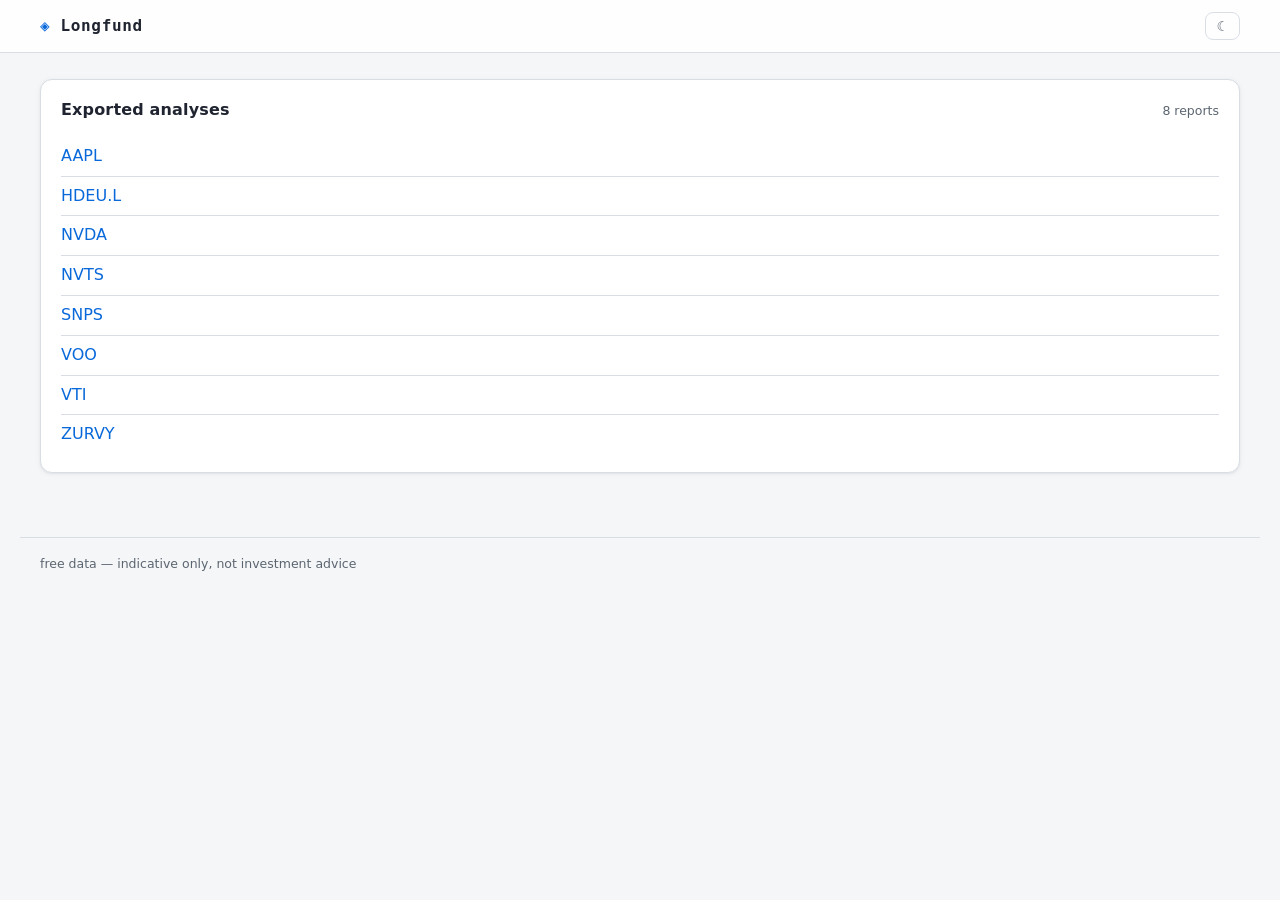
<file: index.html>
<!doctype html>
<html lang="en"><head><meta charset="utf-8">
<meta name="viewport" content="width=device-width, initial-scale=1">
<script>
  (function () {
    var saved = null;
    try { saved = localStorage.getItem("lf-theme"); } catch (e) {}
    var dark = saved ? saved === "dark"
      : window.matchMedia("(prefers-color-scheme: dark)").matches;
    document.documentElement.dataset.theme = dark ? "dark" : "light";
  })();
</script>
<title>Longfund — exported analyses</title>
<style>/* Longfund — light-first research theme. The palette lives in custom
   properties so [data-theme="dark"] flips everything, and charts read
   the --chart-* variables at draw time. */

:root {
  --bg: #f5f6f8;
  --surface: #ffffff;
  --panel: var(--surface);
  --panel-2: #f0f2f5;
  --border: #d8dee4;
  --row-border: #e6eaee;
  --text: #1f2430;
  --muted: #5b6570;
  --accent: #0969da;
  --accent-strong: #0757b5;
  --green: #1a7f37;
  --red: #cf222e;
  --amber: #9a6700;
  --focus-ring: rgba(9, 105, 218, 0.18);
  --shadow: 0 1px 2px rgba(31, 36, 48, 0.06), 0 1px 6px rgba(31, 36, 48, 0.05);
  --mono: ui-monospace, "SF Mono", SFMono-Regular, Menlo, Consolas, monospace;

  /* chart palette (read by _chart_defaults.html + the chart pages) */
  --chart-close: #0969da;
  --chart-sma-s: #9a6700;
  --chart-sma-l: #8250df;
  --vol-up: rgba(26, 127, 55, 0.35);
  --vol-down: rgba(207, 34, 46, 0.30);
  --dd-line: rgba(207, 34, 46, 0.75);
  --dd-fill: rgba(207, 34, 46, 0.09);
  --rs-line: rgba(9, 105, 218, 0.65);
}

[data-theme="dark"] {
  --bg: #0b0e14;
  --surface: #11151d;
  --panel: var(--surface);
  --panel-2: #171d27;
  --border: #232a35;
  --row-border: rgba(35, 42, 53, 0.55);
  --text: #e6edf3;
  --muted: #8b949e;
  --accent: #58a6ff;
  --accent-strong: #79b8ff;
  --green: #3fb950;
  --red: #f85149;
  --amber: #d29922;
  --focus-ring: rgba(88, 166, 255, 0.2);
  --shadow: none;

  --chart-close: #58a6ff;
  --chart-sma-s: #d29922;
  --chart-sma-l: #bc8cff;
  --vol-up: rgba(63, 185, 80, 0.45);
  --vol-down: rgba(248, 81, 73, 0.45);
  --dd-line: rgba(248, 81, 73, 0.7);
  --dd-fill: rgba(248, 81, 73, 0.12);
  --rs-line: rgba(121, 192, 255, 0.8);
}

* { box-sizing: border-box; }

body {
  margin: 0;
  background: var(--bg);
  color: var(--text);
  font: 16px/1.55 system-ui, -apple-system, "Segoe UI", sans-serif;
}

a { color: var(--accent); text-decoration: none; }
a:hover { text-decoration: underline; }

h1, h2, h3 { font-size: 16px; font-weight: 650; margin: 0; letter-spacing: 0.01em; }

.shell { max-width: 1240px; margin: 0 auto; padding: 0 20px; }

/* --- top bar --- */

.topbar {
  position: sticky; top: 0; z-index: 10;
  background: color-mix(in srgb, var(--surface) 88%, transparent);
  backdrop-filter: blur(8px);
  border-bottom: 1px solid var(--border);
}
.topbar-inner {
  display: flex; align-items: center; justify-content: space-between;
  height: 52px;
}
.brand {
  font-family: var(--mono); font-weight: 700; font-size: 16px;
  color: var(--text); letter-spacing: 0.04em;
}
.brand:hover { text-decoration: none; color: var(--accent); }
.brand::before { content: "◈ "; color: var(--accent); }
.topnav { display: flex; align-items: center; gap: 14px; }
.topnav a {
  color: var(--muted); font-size: 14px;
  text-transform: lowercase; letter-spacing: 0.04em;
}
.topnav a:hover { color: var(--text); text-decoration: none; }

.theme-toggle {
  font: inherit; font-size: 14px; line-height: 1;
  padding: 6px 10px; cursor: pointer;
  color: var(--muted); background: transparent;
  border: 1px solid var(--border); border-radius: 8px;
}
.theme-toggle:hover { color: var(--text); border-color: var(--muted); background: transparent; }

main.shell { padding-top: 26px; padding-bottom: 44px; }

.footer {
  padding: 16px 20px 28px;
  color: var(--muted); font-size: 12.5px;
  border-top: 1px solid var(--border);
}

/* --- panels (cards) --- */

.panel {
  background: var(--panel);
  border: 1px solid var(--border);
  border-radius: 12px;
  box-shadow: var(--shadow);
  padding: 18px 20px;
  margin-bottom: 20px;
}
.panel-head {
  display: flex; align-items: baseline; justify-content: space-between;
  gap: 12px; margin-bottom: 14px;
}
.panel-head .muted { font-size: 12.5px; }

.muted { color: var(--muted); }
.gloss { color: var(--muted); font-size: 12.5px; }

/* --- tables --- */

table.data {
  width: 100%;
  border-collapse: collapse;
  font-size: 14.5px;
}
table.data th {
  text-align: left; font-weight: 550; font-size: 11.5px;
  color: var(--muted); text-transform: uppercase; letter-spacing: 0.08em;
  padding: 6px 10px;
  border-bottom: 1px solid var(--border);
}
table.data td {
  padding: 9px 10px;
  border-bottom: 1px solid var(--row-border);
}
table.data tbody tr:last-child td { border-bottom: none; }
table.data tbody tr:hover { background: var(--panel-2); }

.num { text-align: right; }
.mono { font-family: var(--mono); font-variant-numeric: tabular-nums; }

td.sym a, .sym {
  font-family: var(--mono); font-weight: 600; color: var(--text);
}
td.sym a:hover { color: var(--accent); text-decoration: none; }
td.sym .sym-note { font-family: inherit; font-weight: 400; font-size: 12.5px; color: var(--muted); }

.up { color: var(--green); }
.down { color: var(--red); }

/* fundamentals column labels (symbol vs market reference) */
tr.stat-cols td {
  font-size: 11.5px; color: var(--muted); text-transform: uppercase;
  letter-spacing: 0.08em; padding: 0 10px 6px;
  border-bottom: 1px solid var(--border);
}
tr.stat-cols td + td { padding-left: 4px; }

td.mref { color: var(--muted); }

/* --- performance strip (symbol page) --- */

.perf {
  display: flex; flex-wrap: wrap; gap: 4px 18px;
  font-family: var(--mono); font-size: 14.5px;
  margin-bottom: 14px;
}
.perf-item .muted {
  font-size: 11.5px; text-transform: uppercase; letter-spacing: 0.08em;
  margin-right: 6px;
}

.rank-line { margin-top: 10px; font-size: 13px; }

/* --- charts --- */

.chart-foot {
  display: flex; justify-content: space-between; align-items: center;
  flex-wrap: wrap; gap: 6px;
}
.chart-card { position: relative; margin: 4px 0 8px; }
.chart-card + .ranges, .chart-card + .chart-foot { margin: 2px 0 6px; }
.chart-tall { height: 400px; }

/* --- chips, ranges --- */

.chip {
  display: inline-block; font-family: var(--mono); font-size: 12.5px;
  color: var(--muted); border: 1px solid var(--border);
  border-radius: 999px; padding: 2px 10px;
}

.ranges { display: inline-flex; flex-wrap: wrap; gap: 4px; }
.ranges a, .ranges button {
  font-family: var(--mono); font-size: 12.5px; color: var(--muted);
  border: 1px solid var(--border); border-radius: 7px;
  padding: 3px 10px;
}
.ranges button { background: transparent; font-weight: 400; }
.ranges a:hover, .ranges button:hover {
  color: var(--text); text-decoration: none; border-color: var(--muted);
  background: transparent;
}
.ranges a.selected, .ranges button.selected {
  color: var(--bg); background: var(--accent); border-color: var(--accent);
  font-weight: 700;
}

/* --- forms --- */

.trade-form {
  display: flex; flex-wrap: wrap; gap: 8px; margin-bottom: 14px;
}
.data + .trade-form { margin-top: 10px; margin-bottom: 0; }
input, select, button {
  font: inherit; color: var(--text);
  background: var(--panel-2);
  border: 1px solid var(--border); border-radius: 7px;
  padding: 6px 10px;
}
input::placeholder { color: var(--muted); }
input:focus, select:focus {
  outline: none; border-color: var(--accent);
  box-shadow: 0 0 0 2px var(--focus-ring);
}
button {
  cursor: pointer; background: var(--accent); color: var(--bg);
  font-weight: 600; border-color: var(--accent);
}
button:hover { background: var(--accent-strong); }

/* --- layout grids --- */

.sym-grid {
  display: grid; grid-template-columns: minmax(0, 1fr); gap: 20px;
  align-items: start;
}

.crumb { margin-bottom: 12px; font-size: 13.5px; }
.crumb a { color: var(--muted); }
.crumb a:hover { color: var(--text); text-decoration: none; }

.sym-head {
  display: flex; align-items: center; gap: 14px; margin-bottom: 16px;
}
.sym-head h2 { font-family: var(--mono); font-size: 24px; }
.sym-price { font-size: 26px; font-weight: 700; }
.sym-change { font-size: 13.5px; font-family: var(--mono); }

.sym-sub {
  margin: -10px 0 16px;  /* tuck under the symbol header */
  font-size: 13.5px; color: var(--muted);
}

@media (max-width: 1100px) {
  .sym-grid { grid-template-columns: 1fr; }
}
</style>
<style>/* index-only: report list rhythm on top of theme.css */
  .report-list { list-style: none; margin: 10px 0 0; padding: 0; }
  .report-list li { padding: 7px 0; border-bottom: 1px solid var(--border); }
  .report-list li:last-child { border-bottom: none; }
</style></head>
<body>
<header class="topbar"><div class="shell topbar-inner">
  <span class="brand">Longfund</span>
  <nav class="topnav">
    <button class="theme-toggle" id="theme-toggle" title="switch light/dark theme">☾</button>
  </nav>
</div></header>
<main class="shell">
  <section class="panel">
    <div class="panel-head"><h1>Exported analyses</h1>
      <span class="muted">8 reports</span></div>
    <ul class="report-list">
      <li><a href="AAPL.html">AAPL</a></li>
      <li><a href="HDEU.L.html">HDEU.L</a></li>
      <li><a href="NVDA.html">NVDA</a></li>
      <li><a href="NVTS.html">NVTS</a></li>
      <li><a href="SNPS.html">SNPS</a></li>
      <li><a href="VOO.html">VOO</a></li>
      <li><a href="VTI.html">VTI</a></li>
      <li><a href="ZURVY.html">ZURVY</a></li>
    </ul>
  </section>
</main>
<footer class="footer shell">free data — indicative only, not investment advice</footer>
<script>
  document.getElementById("theme-toggle").addEventListener("click", function () {
    var root = document.documentElement;
    var next = root.dataset.theme === "dark" ? "light" : "dark";
    root.dataset.theme = next;
    try { localStorage.setItem("lf-theme", next); } catch (e) {}
    this.textContent = next === "dark" ? "☀" : "☾";
  });
  (function () {
    var b = document.getElementById("theme-toggle");
    b.textContent = document.documentElement.dataset.theme === "dark" ? "☀" : "☾";
  })();
</script>
</body></html>
</file>
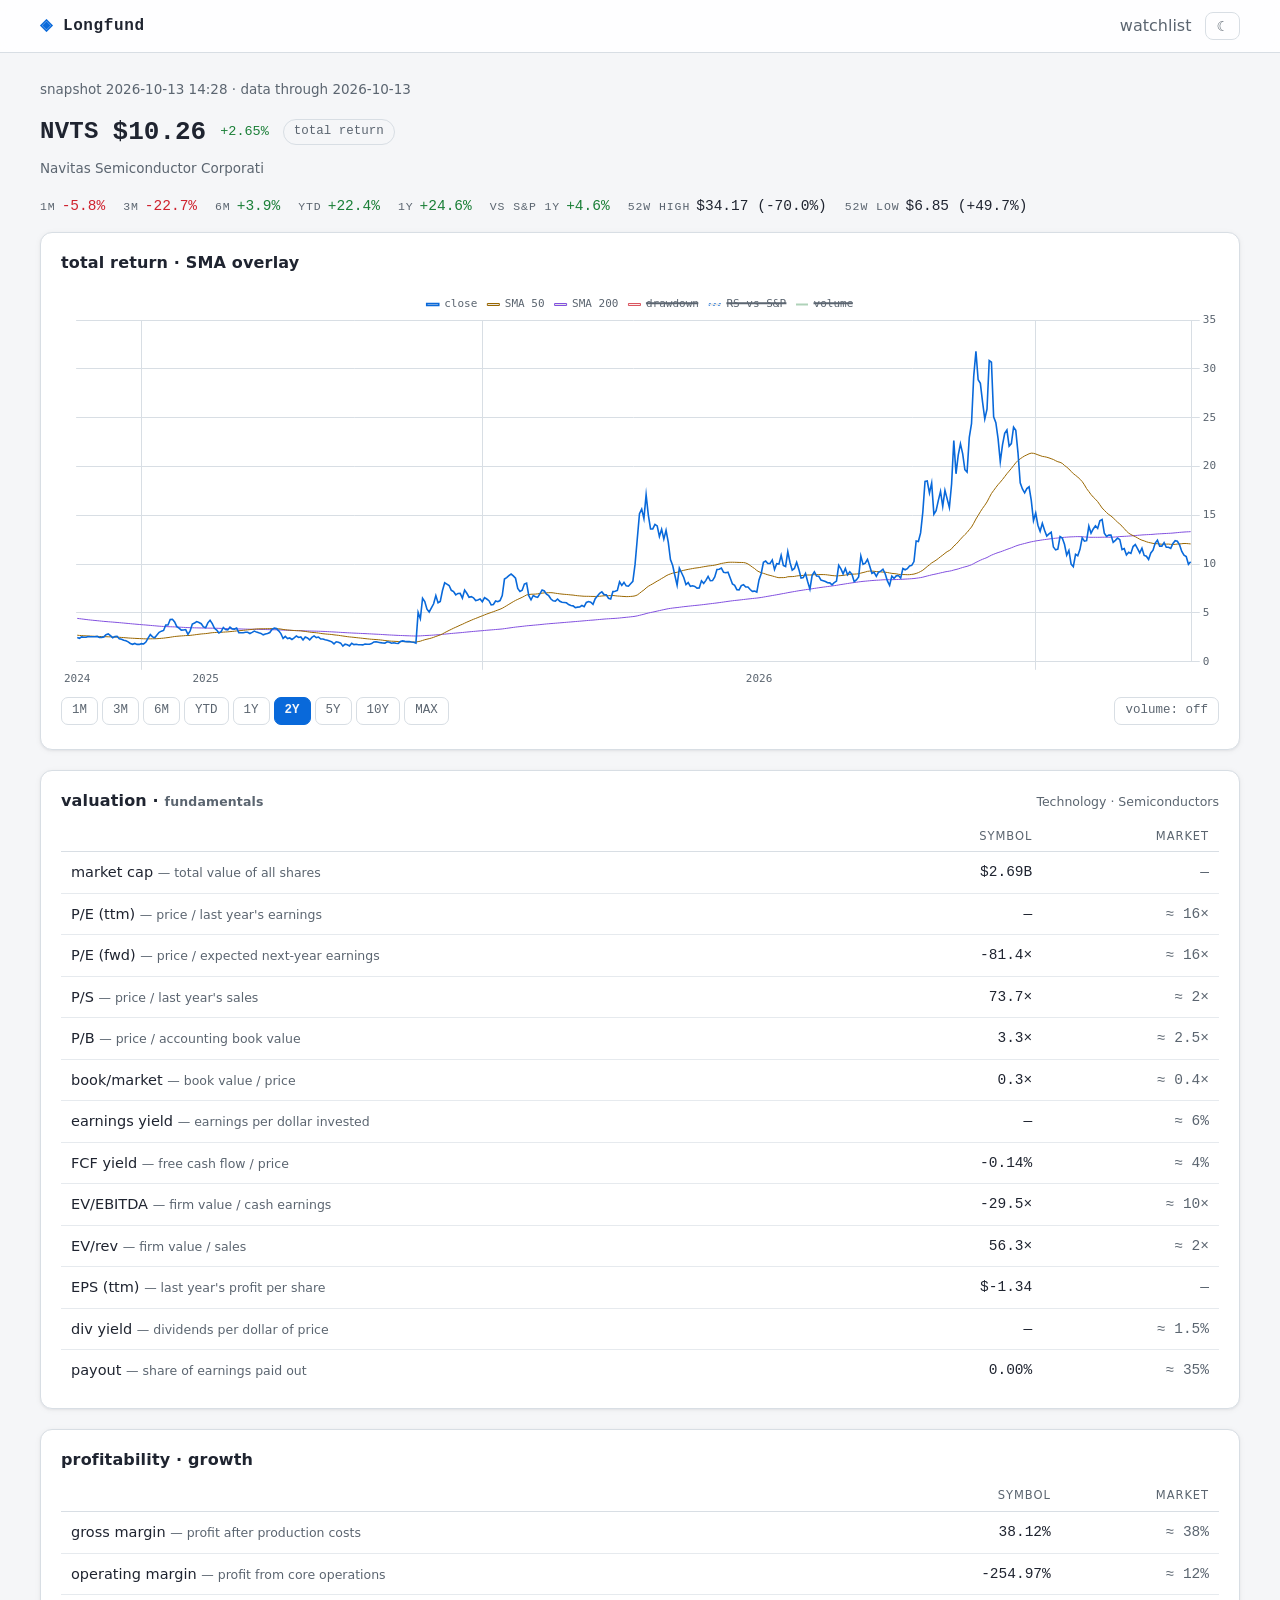
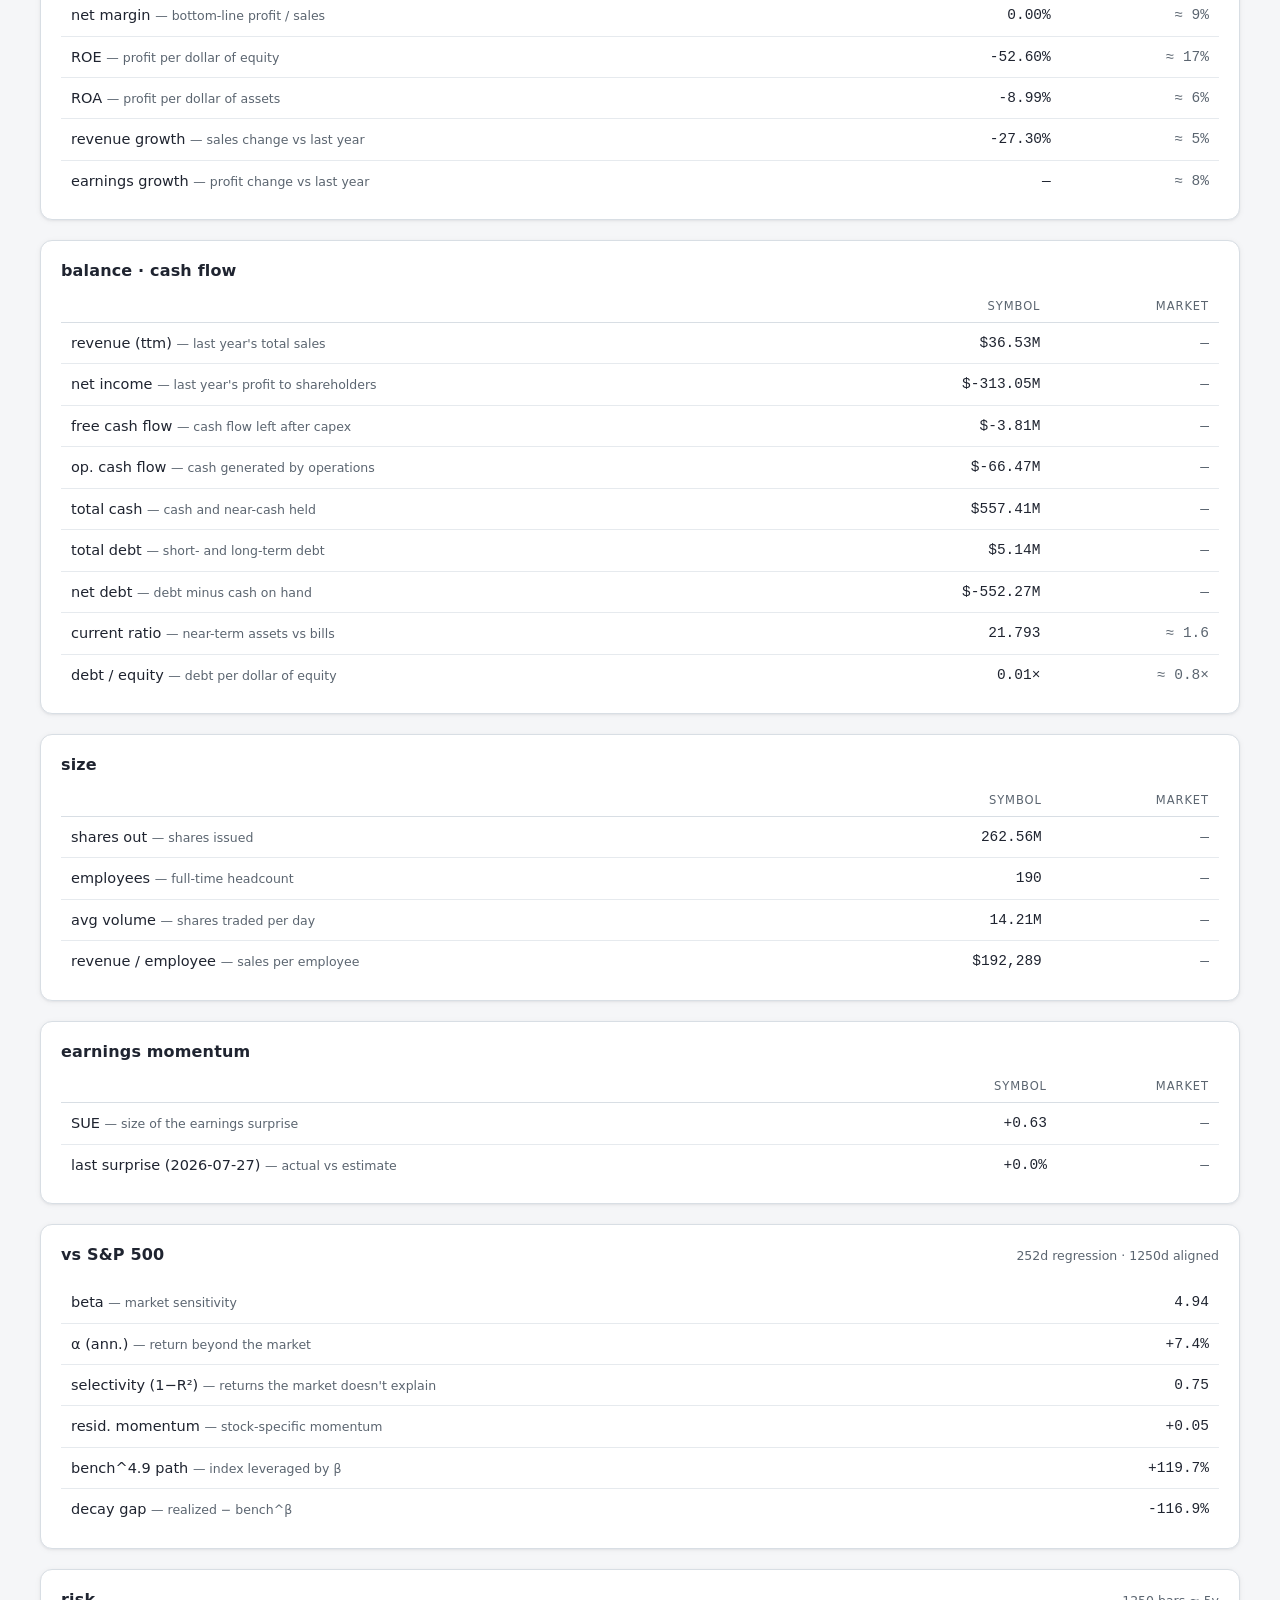
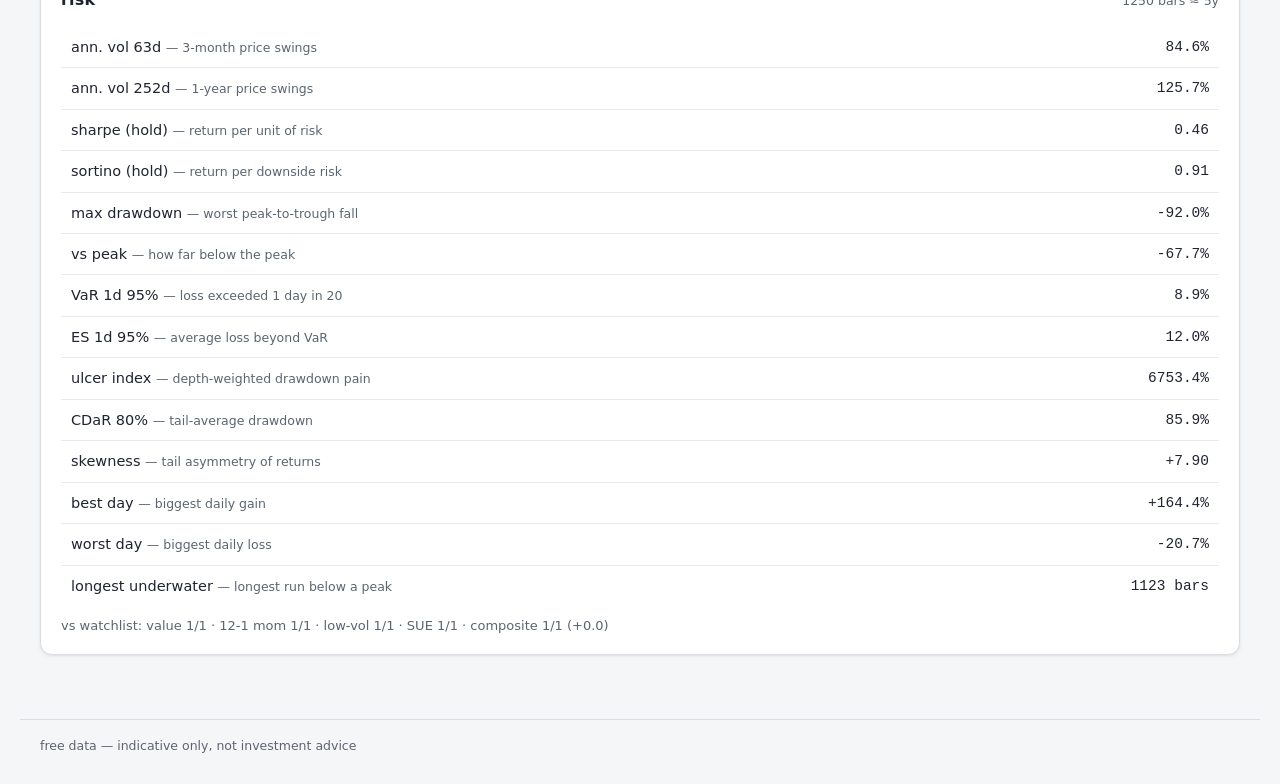
<file: NVTS.html>
<!doctype html>
<html lang="en">
<head>
  <meta charset="utf-8">
  <meta name="viewport" content="width=device-width, initial-scale=1">
  <meta name="theme-color" content="#0b0e14">
  <script>
    // theme before first paint (no flash): saved choice wins, else the OS
    (function () {
      var saved = null;
      try { saved = localStorage.getItem("lf-theme"); } catch (e) {}
      var dark = saved ? saved === "dark"
        : window.matchMedia("(prefers-color-scheme: dark)").matches;
      document.documentElement.dataset.theme = dark ? "dark" : "light";
    })();
  </script>
  <title>NVTS · Longfund snapshot</title>
  <style>
/* Longfund — light-first research theme. The palette lives in custom
   properties so [data-theme="dark"] flips everything, and charts read
   the --chart-* variables at draw time. */

:root {
  --bg: #f5f6f8;
  --surface: #ffffff;
  --panel: var(--surface);
  --panel-2: #f0f2f5;
  --border: #d8dee4;
  --row-border: #e6eaee;
  --text: #1f2430;
  --muted: #5b6570;
  --accent: #0969da;
  --accent-strong: #0757b5;
  --green: #1a7f37;
  --red: #cf222e;
  --amber: #9a6700;
  --focus-ring: rgba(9, 105, 218, 0.18);
  --shadow: 0 1px 2px rgba(31, 36, 48, 0.06), 0 1px 6px rgba(31, 36, 48, 0.05);
  --mono: ui-monospace, "SF Mono", SFMono-Regular, Menlo, Consolas, monospace;

  /* chart palette (read by _chart_defaults.html + the chart pages) */
  --chart-close: #0969da;
  --chart-sma-s: #9a6700;
  --chart-sma-l: #8250df;
  --vol-up: rgba(26, 127, 55, 0.35);
  --vol-down: rgba(207, 34, 46, 0.30);
  --dd-line: rgba(207, 34, 46, 0.75);
  --dd-fill: rgba(207, 34, 46, 0.09);
  --rs-line: rgba(9, 105, 218, 0.65);
}

[data-theme="dark"] {
  --bg: #0b0e14;
  --surface: #11151d;
  --panel: var(--surface);
  --panel-2: #171d27;
  --border: #232a35;
  --row-border: rgba(35, 42, 53, 0.55);
  --text: #e6edf3;
  --muted: #8b949e;
  --accent: #58a6ff;
  --accent-strong: #79b8ff;
  --green: #3fb950;
  --red: #f85149;
  --amber: #d29922;
  --focus-ring: rgba(88, 166, 255, 0.2);
  --shadow: none;

  --chart-close: #58a6ff;
  --chart-sma-s: #d29922;
  --chart-sma-l: #bc8cff;
  --vol-up: rgba(63, 185, 80, 0.45);
  --vol-down: rgba(248, 81, 73, 0.45);
  --dd-line: rgba(248, 81, 73, 0.7);
  --dd-fill: rgba(248, 81, 73, 0.12);
  --rs-line: rgba(121, 192, 255, 0.8);
}

* { box-sizing: border-box; }

body {
  margin: 0;
  background: var(--bg);
  color: var(--text);
  font: 16px/1.55 system-ui, -apple-system, "Segoe UI", sans-serif;
}

a { color: var(--accent); text-decoration: none; }
a:hover { text-decoration: underline; }

h1, h2, h3 { font-size: 16px; font-weight: 650; margin: 0; letter-spacing: 0.01em; }

.shell { max-width: 1240px; margin: 0 auto; padding: 0 20px; }

/* --- top bar --- */

.topbar {
  position: sticky; top: 0; z-index: 10;
  background: color-mix(in srgb, var(--surface) 88%, transparent);
  backdrop-filter: blur(8px);
  border-bottom: 1px solid var(--border);
}
.topbar-inner {
  display: flex; align-items: center; justify-content: space-between;
  height: 52px;
}
.brand {
  font-family: var(--mono); font-weight: 700; font-size: 16px;
  color: var(--text); letter-spacing: 0.04em;
}
.brand:hover { text-decoration: none; color: var(--accent); }
.brand::before { content: "◈ "; color: var(--accent); }
.topnav { display: flex; align-items: center; gap: 14px; }
.topnav a {
  color: var(--muted); font-size: 14px;
  text-transform: lowercase; letter-spacing: 0.04em;
}
.topnav a:hover { color: var(--text); text-decoration: none; }

.theme-toggle {
  font: inherit; font-size: 14px; line-height: 1;
  padding: 6px 10px; cursor: pointer;
  color: var(--muted); background: transparent;
  border: 1px solid var(--border); border-radius: 8px;
}
.theme-toggle:hover { color: var(--text); border-color: var(--muted); background: transparent; }

main.shell { padding-top: 26px; padding-bottom: 44px; }

.footer {
  padding: 16px 20px 28px;
  color: var(--muted); font-size: 12.5px;
  border-top: 1px solid var(--border);
}

/* --- panels (cards) --- */

.panel {
  background: var(--panel);
  border: 1px solid var(--border);
  border-radius: 12px;
  box-shadow: var(--shadow);
  padding: 18px 20px;
  margin-bottom: 20px;
}
.panel-head {
  display: flex; align-items: baseline; justify-content: space-between;
  gap: 12px; margin-bottom: 14px;
}
.panel-head .muted { font-size: 12.5px; }

.muted { color: var(--muted); }
.gloss { color: var(--muted); font-size: 12.5px; }

/* --- tables --- */

table.data {
  width: 100%;
  border-collapse: collapse;
  font-size: 14.5px;
}
table.data th {
  text-align: left; font-weight: 550; font-size: 11.5px;
  color: var(--muted); text-transform: uppercase; letter-spacing: 0.08em;
  padding: 6px 10px;
  border-bottom: 1px solid var(--border);
}
table.data td {
  padding: 9px 10px;
  border-bottom: 1px solid var(--row-border);
}
table.data tbody tr:last-child td { border-bottom: none; }
table.data tbody tr:hover { background: var(--panel-2); }

.num { text-align: right; }
.mono { font-family: var(--mono); font-variant-numeric: tabular-nums; }

td.sym a, .sym {
  font-family: var(--mono); font-weight: 600; color: var(--text);
}
td.sym a:hover { color: var(--accent); text-decoration: none; }
td.sym .sym-note { font-family: inherit; font-weight: 400; font-size: 12.5px; color: var(--muted); }

.up { color: var(--green); }
.down { color: var(--red); }

/* fundamentals column labels (symbol vs market reference) */
tr.stat-cols td {
  font-size: 11.5px; color: var(--muted); text-transform: uppercase;
  letter-spacing: 0.08em; padding: 0 10px 6px;
  border-bottom: 1px solid var(--border);
}
tr.stat-cols td + td { padding-left: 4px; }

td.mref { color: var(--muted); }

/* --- performance strip (symbol page) --- */

.perf {
  display: flex; flex-wrap: wrap; gap: 4px 18px;
  font-family: var(--mono); font-size: 14.5px;
  margin-bottom: 14px;
}
.perf-item .muted {
  font-size: 11.5px; text-transform: uppercase; letter-spacing: 0.08em;
  margin-right: 6px;
}

.rank-line { margin-top: 10px; font-size: 13px; }

/* --- charts --- */

.chart-foot {
  display: flex; justify-content: space-between; align-items: center;
  flex-wrap: wrap; gap: 6px;
}
.chart-card { position: relative; margin: 4px 0 8px; }
.chart-card + .ranges, .chart-card + .chart-foot { margin: 2px 0 6px; }
.chart-tall { height: 400px; }

/* --- chips, ranges --- */

.chip {
  display: inline-block; font-family: var(--mono); font-size: 12.5px;
  color: var(--muted); border: 1px solid var(--border);
  border-radius: 999px; padding: 2px 10px;
}

.ranges { display: inline-flex; flex-wrap: wrap; gap: 4px; }
.ranges a, .ranges button {
  font-family: var(--mono); font-size: 12.5px; color: var(--muted);
  border: 1px solid var(--border); border-radius: 7px;
  padding: 3px 10px;
}
.ranges button { background: transparent; font-weight: 400; }
.ranges a:hover, .ranges button:hover {
  color: var(--text); text-decoration: none; border-color: var(--muted);
  background: transparent;
}
.ranges a.selected, .ranges button.selected {
  color: var(--bg); background: var(--accent); border-color: var(--accent);
  font-weight: 700;
}

/* --- forms --- */

.trade-form {
  display: flex; flex-wrap: wrap; gap: 8px; margin-bottom: 14px;
}
.data + .trade-form { margin-top: 10px; margin-bottom: 0; }
input, select, button {
  font: inherit; color: var(--text);
  background: var(--panel-2);
  border: 1px solid var(--border); border-radius: 7px;
  padding: 6px 10px;
}
input::placeholder { color: var(--muted); }
input:focus, select:focus {
  outline: none; border-color: var(--accent);
  box-shadow: 0 0 0 2px var(--focus-ring);
}
button {
  cursor: pointer; background: var(--accent); color: var(--bg);
  font-weight: 600; border-color: var(--accent);
}
button:hover { background: var(--accent-strong); }

/* --- layout grids --- */

.sym-grid {
  display: grid; grid-template-columns: minmax(0, 1fr); gap: 20px;
  align-items: start;
}

.crumb { margin-bottom: 12px; font-size: 13.5px; }
.crumb a { color: var(--muted); }
.crumb a:hover { color: var(--text); text-decoration: none; }

.sym-head {
  display: flex; align-items: center; gap: 14px; margin-bottom: 16px;
}
.sym-head h2 { font-family: var(--mono); font-size: 24px; }
.sym-price { font-size: 26px; font-weight: 700; }
.sym-change { font-size: 13.5px; font-family: var(--mono); }

.sym-sub {
  margin: -10px 0 16px;  /* tuck under the symbol header */
  font-size: 13.5px; color: var(--muted);
}

@media (max-width: 1100px) {
  .sym-grid { grid-template-columns: 1fr; }
}

@media (hover: none) {
  body { -webkit-tap-highlight-color: transparent; }
  .shell { padding: 0 12px; }
  main.shell { padding-top: 14px; }

  .sym-head { flex-wrap: wrap; gap: 6px 10px; }
  .sym-price { font-size: 21px; }
  .sym-sub { margin-top: -8px; }

  .chart-tall { height: 300px; }

  .perf {
    display: grid;
    grid-template-columns: repeat(auto-fill, minmax(96px, 1fr));
    gap: 6px;
    font-size: 13px;
    margin-bottom: 12px;
  }
  .perf-item {
    display: flex;
    justify-content: space-between;
    align-items: baseline;
    gap: 6px;
    background: var(--panel-2);
    border: 1px solid var(--border);
    border-radius: 8px;
    padding: 6px 9px;
  }
  .perf-item .muted { margin-right: 0; }

  .panel { padding: 12px; }
  .panel-head { flex-wrap: wrap; }

  table.data { font-size: 13px; }
  table.data td { padding: 7px 4px; }
  .gloss { display: block; font-size: 11px; line-height: 1.35; }

  .ranges a, .ranges button { padding: 7px 13px; }
  table.data tbody tr:hover { background: transparent; }
}

  </style>
</head>
<body>
  <header class="topbar">
    <div class="shell topbar-inner">
      <span class="brand">Longfund</span>
      <nav class="topnav">
        <span class="muted">watchlist</span>
        <button class="theme-toggle" id="theme-toggle" title="switch light/dark theme">☾</button>
      </nav>
    </div>
  </header>
  <main class="shell">
    
<div class="crumb muted">snapshot 2026-10-13 14:28 · data through 2026-10-13</div>

<div class="sym-head">
  <h2>NVTS</h2>
  <span class="sym-price mono">$10.26</span>
  <span class="sym-change up">+2.65%</span>
  <span class="chip" title="long-horizon numbers use adjusted closes: dividends and distributions reinvested (Yahoo's total-return approximation)">total return</span>
</div>
<div class="sym-sub">Navitas Semiconductor Corporati</div>

<div class="perf">
  
  <span class="perf-item" title="Total return over the last month — the zone momentum constructions deliberately skip (short-term reversal noise lives here)"><span class="muted">1m</span><span class="down">-5.8%</span></span>
  
  <span class="perf-item" title="Total return over the last 3 months — a momentum formation length the research tests (J ∈ {3,6,9,12})"><span class="muted">3m</span><span class="down">-22.7%</span></span>
  
  <span class="perf-item" title="Total return over the last 6 months — a momentum formation length the research tests (6-month formation earned 0.95–1.10%/mo winner−loser)"><span class="muted">6m</span><span class="up">+3.9%</span></span>
  
  <span class="perf-item" title="Total return since January 1 — calendar convenience, not a research window"><span class="muted">ytd</span><span class="up">+22.4%</span></span>
  
  <span class="perf-item" title="Trailing 1-year total return — the canonical momentum formation window"><span class="muted">1y</span><span class="up">+24.6%</span></span>
  
  <span class="perf-item" title="Total return ÷ the S&amp;P 500&#39;s total return over the last year, minus 1 — the relative-momentum read rotation strategies rank on"><span class="muted">vs S&amp;P 1y</span><span class="up">+4.6%</span></span>
  
  <span class="perf-item" title="52-week high · how far the last close sits below it — location context, not a ranked factor"><span class="muted">52w high</span><span>$34.17 (-70.0%)</span></span>
  
  <span class="perf-item" title="52-week low · how far the last close sits above it — location context, not a ranked factor"><span class="muted">52w low</span><span>$6.85 (+49.7%)</span></span>
  
</div>

<div class="sym-grid">
  <div>
    <section class="panel">
      <div class="panel-head">
        <h3>total return · SMA overlay</h3>
      </div>
      <div class="chart-card chart-tall"><canvas id="chart"></canvas></div>
      <div class="chart-foot">
        
<div class="ranges" data-ranges>
  
  <button data-range="21">1M</button>
  
  <button data-range="63">3M</button>
  
  <button data-range="126">6M</button>
  
  <button data-range="ytd">YTD</button>
  
  <button data-range="252">1Y</button>
  
  <button data-range="504" class="selected">2Y</button>
  
  <button data-range="1260">5Y</button>
  
  <button data-range="2520">10Y</button>
  
  <button data-range="max">MAX</button>
  
</div>
        <span class="ranges">
          <button id="vol-toggle" title="toggle volume bars (drawdown toggles via the chart legend)">volume: off</button>
        </span>
      </div>
    </section>
      
      <section class="panel">
        <div class="panel-head">
          <h3>valuation · <span class="muted">fundamentals</span></h3><span class="muted">Technology · Semiconductors</span>
        </div>
        <table class="data">
          <tbody>
            <tr class="stat-cols"><td></td><td class="num">symbol</td><td class="num" title="approximate broad-market median (US large caps) — sector mix moves these a lot; context, not a verdict">market</td></tr>
            <tr><td title="Total market value of all shares (price × shares). Size is a grouping variable in the research more than a signal — but know it: value tilts silently become small-cap bets">market cap <span class="gloss">— total value of all shares</span></td><td class="num mono">$2.69B</td><td class="num mono mref">—</td></tr>
            <tr><td title="Price ÷ trailing 12-month EPS. Familiar but low-ranking in the research: value premia are measured on book/market, and earnings ratios add little beyond profitability">P/E (ttm) <span class="gloss">— price / last year&#39;s earnings</span></td><td class="num mono">—</td><td class="num mono mref">≈ 16×</td></tr>
            <tr><td title="Price ÷ estimated next-12-months EPS — consensus-dependent; the estimate is the weak leg">P/E (fwd) <span class="gloss">— price / expected next-year earnings</span></td><td class="num mono">-81.4×</td><td class="num mono mref">≈ 16×</td></tr>
            <tr><td title="Market cap ÷ trailing 12-month revenue. Sales matter to the research only inside gross profitability (turnover × margin) — as a price ratio this is a weak value proxy, useful mainly when there are no earnings to divide by">P/S <span class="gloss">— price / last year&#39;s sales</span></td><td class="num mono">73.7×</td><td class="num mono mref">≈ 2×</td></tr>
            <tr><td title="Price ÷ book value per share — the value ratio, inverted. The research sorts on its reciprocal, book/market, shown below">P/B <span class="gloss">— price / accounting book value</span></td><td class="num mono">3.3×</td><td class="num mono mref">≈ 2.5×</td></tr>
            <tr><td title="1 ÷ P/B — the value factor&#39;s actual sort variable (HML: high minus low book-to-market, ≈0.40%/month since 1963; one of the few factors that survives the multiple-testing critiques)">book/market <span class="gloss">— book value / price</span></td><td class="num mono">0.3×</td><td class="num mono mref">≈ 0.4×</td></tr>
            <tr><td title="1 ÷ P/E (ttm) — earnings bought per dollar per year. Comparable to rates; as a value signal the research finds it subsumed by profitability">earnings yield <span class="gloss">— earnings per dollar invested</span></td><td class="num mono">—</td><td class="num mono mref">≈ 6%</td></tr>
            <tr><td title="Free cash flow ÷ market cap. Cash yield of the business — context mostly: cash-flow value measures carry little predictive power beyond book/market and profitability">FCF yield <span class="gloss">— free cash flow / price</span></td><td class="num mono">-0.14%</td><td class="num mono mref">≈ 4%</td></tr>
            <tr><td title="Enterprise value ÷ EBITDA — comparable across debt levels, the same leverage-neutrality the research builds into its profitability measure">EV/EBITDA <span class="gloss">— firm value / cash earnings</span></td><td class="num mono">-29.5×</td><td class="num mono mref">≈ 10×</td></tr>
            <tr><td title="Enterprise value ÷ trailing 12-month revenue — leverage-neutral scale read">EV/rev <span class="gloss">— firm value / sales</span></td><td class="num mono">56.3×</td><td class="num mono mref">≈ 2×</td></tr>
            <tr><td title="Trailing 12-month earnings per share — the series the earnings-momentum metrics (SUE, surprise) are computed on">EPS (ttm) <span class="gloss">— last year&#39;s profit per share</span></td><td class="num mono">$-1.34</td><td class="num mono mref">—</td></tr>
            <tr><td title="Trailing 12-month dividends ÷ current price — income context">div yield <span class="gloss">— dividends per dollar of price</span></td><td class="num mono">—</td><td class="num mono mref">≈ 1.5%</td></tr>
            <tr><td title="Share of earnings paid out as dividends; 100%+ rarely lasts">payout <span class="gloss">— share of earnings paid out</span></td><td class="num mono">0.00%</td><td class="num mono mref">≈ 35%</td></tr>
          </tbody>
        </table>
      </section>
      <section class="panel">
        <div class="panel-head">
          <h3>profitability · growth</h3>
        </div>
        <table class="data">
          <tbody>
            <tr class="stat-cols"><td></td><td class="num">symbol</td><td class="num" title="approximate broad-market median (US large caps) — sector mix moves these a lot; context, not a verdict">market</td></tr>
            <tr><td title="Gross profit ÷ revenue. The top line is where the research measures quality: gross profitability (gross profits ÷ assets = this × asset turnover) has value-like predictive power (0.52%/mo FF3 alpha since 1963) and explains most earnings-based anomalies">gross margin <span class="gloss">— profit after production costs</span></td><td class="num mono">38.12%</td><td class="num mono mref">≈ 38%</td></tr>
            <tr><td title="Operating income ÷ revenue. Below the gross line, expensed investments (R&amp;D, ads) that raise future profits cut current margins — read with suspicion">operating margin <span class="gloss">— profit from core operations</span></td><td class="num mono">-254.97%</td><td class="num mono mref">≈ 12%</td></tr>
            <tr><td title="Net income ÷ revenue — same caveat as operating margin, one step further down the statement">net margin <span class="gloss">— bottom-line profit / sales</span></td><td class="num mono">0.00%</td><td class="num mono mref">≈ 9%</td></tr>
            <tr><td title="Net income ÷ shareholder equity. The research&#39;s profitability measure (gross profits ÷ assets) explains most of what this says, without the leverage">ROE <span class="gloss">— profit per dollar of equity</span></td><td class="num mono">-52.60%</td><td class="num mono mref">≈ 17%</td></tr>
            <tr><td title="Net income ÷ total assets — efficiency read; largely subsumed by gross profitability">ROA <span class="gloss">— profit per dollar of assets</span></td><td class="num mono">-8.99%</td><td class="num mono mref">≈ 6%</td></tr>
            <tr><td title="Year-over-year revenue change. Growth is the other side of the valuation identity — context, not a ranked signal">revenue growth <span class="gloss">— sales change vs last year</span></td><td class="num mono">-27.30%</td><td class="num mono mref">≈ 5%</td></tr>
            <tr><td title="Year-over-year earnings change — context for P/E; the standardized version (SUE) is what predicts returns">earnings growth <span class="gloss">— profit change vs last year</span></td><td class="num mono">—</td><td class="num mono mref">≈ 8%</td></tr>
          </tbody>
        </table>
      </section>
      <section class="panel">
        <div class="panel-head">
          <h3>balance · cash flow</h3>
        </div>
        <table class="data">
          <tbody>
            <tr class="stat-cols"><td></td><td class="num">symbol</td><td class="num" title="approximate broad-market median (US large caps) — sector mix moves these a lot; context, not a verdict">market</td></tr>
            <tr><td title="Trailing 12-month revenue">revenue (ttm) <span class="gloss">— last year&#39;s total sales</span></td><td class="num mono">$36.53M</td><td class="num mono mref">—</td></tr>
            <tr><td title="Trailing 12-month net income to common — watch it against operating cash flow: earnings split into persistent cash flow and fast-reverting accruals">net income <span class="gloss">— last year&#39;s profit to shareholders</span></td><td class="num mono">$-313.05M</td><td class="num mono mref">—</td></tr>
            <tr><td title="Operating cash flow − capex; cash the business frees up">free cash flow <span class="gloss">— cash flow left after capex</span></td><td class="num mono">$-3.81M</td><td class="num mono mref">—</td></tr>
            <tr><td title="Cash generated by operations — the persistent leg of the earnings-quality split: cash-backed earnings persist (persistence ≈0.86), accrual-backed earnings mostly vanish within 1–3 years">op. cash flow <span class="gloss">— cash generated by operations</span></td><td class="num mono">$-66.47M</td><td class="num mono mref">—</td></tr>
            <tr><td title="Cash and short-term investments on the balance sheet">total cash <span class="gloss">— cash and near-cash held</span></td><td class="num mono">$557.41M</td><td class="num mono mref">—</td></tr>
            <tr><td title="Short- plus long-term debt — the leverage that amplifies everything else on this page">total debt <span class="gloss">— short- and long-term debt</span></td><td class="num mono">$5.14M</td><td class="num mono mref">—</td></tr>
            <tr><td title="Total debt − total cash; what is owed beyond the cash pile">net debt <span class="gloss">— debt minus cash on hand</span></td><td class="num mono">$-552.27M</td><td class="num mono mref">—</td></tr>
            <tr><td title="Current assets ÷ current liabilities. When receivables and inventory grow without matching liabilities, earnings are accrual-heavy — the earnings-quality anomaly&#39;s signature (the accrual hedge returned +10.4% in its first year, positive 28 of 30 years)">current ratio <span class="gloss">— near-term assets vs bills</span></td><td class="num mono">21.793</td><td class="num mono mref">≈ 1.6</td></tr>
            <tr><td title="Total debt ÷ shareholder equity — leverage context">debt / equity <span class="gloss">— debt per dollar of equity</span></td><td class="num mono">0.01×</td><td class="num mono mref">≈ 0.8×</td></tr>
          </tbody>
        </table>
      </section>
      <section class="panel">
        <div class="panel-head">
          <h3>size</h3>
        </div>
        <table class="data">
          <tbody>
            <tr class="stat-cols"><td></td><td class="num">symbol</td><td class="num" title="approximate broad-market median (US large caps) — sector mix moves these a lot; context, not a verdict">market</td></tr>
            <tr><td title="Common shares issued and outstanding">shares out <span class="gloss">— shares issued</span></td><td class="num mono">262.56M</td><td class="num mono mref">—</td></tr>
            <tr><td title="Company-reported full-time headcount">employees <span class="gloss">— full-time headcount</span></td><td class="num mono">190</td><td class="num mono mref">—</td></tr>
            <tr><td title="Average daily shares traded (3 months) — liquidity is a style factor and trading costs scale inversely with it">avg volume <span class="gloss">— shares traded per day</span></td><td class="num mono">14.21M</td><td class="num mono mref">—</td></tr>
            <tr><td title="Trailing 12-month revenue ÷ headcount; derived, not reported">revenue / employee <span class="gloss">— sales per employee</span></td><td class="num mono">$192,289</td><td class="num mono mref">—</td></tr>
          </tbody>
        </table>
      </section>
      <section class="panel">
        <div class="panel-head">
          <h3>earnings momentum</h3>
        </div>
        <table class="data">
          <tbody>
            <tr class="stat-cols"><td></td><td class="num">symbol</td><td class="num" title="approximate broad-market median (US large caps) — sector mix moves these a lot; context, not a verdict">market</td></tr>
            <tr><td title="Standardized unexpected earnings: latest quarter vs 4 quarters ago, ÷ σ of the last 8 quarterly surprises. The earnings-momentum criterion — the market digests earnings news slowly and the effect persists on a ~6-month horizon; decile ranks are what the research trades">SUE <span class="gloss">— size of the earnings surprise</span></td><td class="num mono">+0.63</td><td class="num mono mref">—</td></tr>
            <tr><td title="Reported vs estimated EPS at the latest announcement — the event-level sibling of SUE. The research&#39;s timing evidence says earnings-news corrections concentrate in the days around announcements, then fade — context, not a standing signal">last surprise (2026-07-27) <span class="gloss">— actual vs estimate</span></td><td class="num mono">+0.0%</td><td class="num mono mref">—</td></tr>
          </tbody>
        </table>
      </section>
    <section class="panel">
      <div class="panel-head">
        <h3>vs S&amp;P 500</h3>
        <span class="muted">252d regression · 1250d aligned</span>
      </div>
      <table class="data">
        <tbody>
          
          <tr><td title="OLS slope of the stock&#39;s daily returns on the S&amp;P 500&#39;s over the regression window — the unforecast market exposure risk management would hedge away, not the thing you&#39;re researching">beta <span class="gloss">— market sensitivity</span></td><td class="num mono">4.94</td></tr>
          
          <tr><td title="Regression intercept × 252: annualized return left over after the market&#39;s contribution. Alpha rotation strategies rank on exactly this; single-factor here, not the Fama–French alpha of the research — and the base the residual purge builds on">α (ann.) <span class="gloss">— return beyond the market</span></td><td class="num mono">+7.4%</td></tr>
          
          <tr><td title="1 − R² of the regression: the share of returns the market does not explain. Research calls this selectivity (Amihud–Goyenko / Garyn-Tal) and overweights it — low R² with positive α is the prized pair; high R² = buying the index with extra steps">selectivity (1−R²) <span class="gloss">— returns the market doesn&#39;t explain</span></td><td class="num mono">0.75</td></tr>
          
          <tr><td title="Risk-adjusted 12-1 momentum on market-purged residuals — the stock-specific part of momentum, with the market factor&#39;s contribution removed (single-factor purge, a proxy for the research&#39;s Fama–French version). In daily mean/σ units">resid. momentum <span class="gloss">— stock-specific momentum</span></td><td class="num mono">+0.05</td></tr>
          
          <tr><td title="Compounded benchmark return raised to the effective leverage β = 4.94 over the regression window — the path a perfect daily-rebalanced leveraged fund would track">bench^4.9 path <span class="gloss">— index leveraged by β</span></td><td class="num mono">+119.7%</td></tr>
          
          <tr><td title="Leveraged (inverse) ETFs rebalance daily and drift below their leverage target as volatility compounds — negative gap = decay. The research&#39;s exploit (short both leveraged legs, park in Treasuries) is portfolio-level — out of single-symbol scope">decay gap <span class="gloss">— realized − bench^β</span></td><td class="num mono">-116.9%</td></tr>
          
        </tbody>
      </table>
    </section>

    <section class="panel">
      <div class="panel-head">
        <h3>risk</h3>
        <span class="muted">1250 bars ≈ 5y</span>
      </div>
      <table class="data">
        <tbody>
          
          <tr><td title="Annualized std of the last 63 daily returns — a 3-month read. The low-volatility anomaly sorts on the 6–12 month version">ann. vol 63d <span class="gloss">— 3-month price swings</span></td><td class="num mono">84.6%</td></tr>
          
          <tr><td title="Annualized std of the last 252 daily returns. The low-volatility anomaly sorts on exactly this: previously low-vol stocks beat high-vol ones risk-adjusted — volatility is not paid for here">ann. vol 252d <span class="gloss">— 1-year price swings</span></td><td class="num mono">125.7%</td></tr>
          
          <tr><td title="Annualized mean ÷ volatility of daily returns, for simply holding. Read with skewness: Sharpe treats both tails the same, and non-normal returns inflate it (the deflated-Sharpe critique). For scale: the whole market ran ≈0.34 over 1963–2010">sharpe (hold) <span class="gloss">— return per unit of risk</span></td><td class="num mono">0.46</td></tr>
          
          <tr><td title="Like Sharpe but only downside days count as risk — the pain an investor actually experiences">sortino (hold) <span class="gloss">— return per downside risk</span></td><td class="num mono">0.91</td></tr>
          
          <tr><td title="Worst peak-to-trough decline over the window — the risk number that ends strategies and the one leverage gets sized against. Chan&#39;s bar: keep |CAGR ÷ max drawdown| ≥ 1">max drawdown <span class="gloss">— worst peak-to-trough fall</span></td><td class="num mono">-92.0%</td></tr>
          
          <tr><td title="How far the last close sits below the window&#39;s peak — how underwater a buyer today starts">vs peak <span class="gloss">— how far below the peak</span></td><td class="num mono">-67.7%</td></tr>
          
          <tr><td title="5th percentile of daily losses (historical simulation): exceeded ~1 day in 20. A threshold, not a tail measure — pair with ES for how bad breaches get">VaR 1d 95% <span class="gloss">— loss exceeded 1 day in 20</span></td><td class="num mono">8.9%</td></tr>
          
          <tr><td title="Mean of the worst 5% of daily returns — how bad the breaches are, which VaR&#39;s threshold doesn&#39;t say. The non-Gaussian tail measure the research prefers for equalizing risk">ES 1d 95% <span class="gloss">— average loss beyond VaR</span></td><td class="num mono">12.0%</td></tr>
          
          <tr><td title="RMS of drawdowns — penalizes deep, long-lived pain, unlike volatility, which treats a quick dip and a long grind the same">ulcer index <span class="gloss">— depth-weighted drawdown pain</span></td><td class="num mono">6753.4%</td></tr>
          
          <tr><td title="Mean of the worst 20% of drawdown observations — max drawdown is one sample; this averages the bad tail of the underwater curve">CDaR 80% <span class="gloss">— tail-average drawdown</span></td><td class="num mono">85.9%</td></tr>
          
          <tr><td title="Skewness of daily returns; negative means the tail is the downside — the crash risk Sharpe ignores and the term the deflated-Sharpe correction uses">skewness <span class="gloss">— tail asymmetry of returns</span></td><td class="num mono">+7.90</td></tr>
          
          <tr><td title="Best single-day return in the window — the right tail&#39;s observed edge">best day <span class="gloss">— biggest daily gain</span></td><td class="num mono">+164.4%</td></tr>
          
          <tr><td title="Worst single-day return in the window — the observed left tail behind the VaR/ES numbers; one such bar is what breaks Gaussian leverage math">worst day <span class="gloss">— biggest daily loss</span></td><td class="num mono">-20.7%</td></tr>
          
          <tr><td title="Most consecutive bars below a fresh peak — drawdown duration; Ulcer covers depth, this covers time">longest underwater <span class="gloss">— longest run below a peak</span></td><td class="num mono">1123 bars</td></tr>
          
        </tbody>
      </table>
      <div class="rank-line muted" title="Watchlist ranks per factor plus the composite (mean of demeaned ranks). Cross-sectional rank is what the factor research trades — long top decile, short bottom. Factors are blended because they are weakly or negatively correlated, so blends earn the same spreads at lower risk than any single factor">vs watchlist: value 1/1 · 12-1 mom 1/1 · low-vol 1/1 · SUE 1/1 · composite 1/1 (+0.0)</div>
    </section>

    
  </div>
</div>


<script>
/* Chart.js 4.4.9, vendored — inlined for offline use */
/**
 * Skipped minification because the original files appears to be already minified.
 * Original file: /npm/chart.js@4.4.9/dist/chart.umd.js
 *
 * Do NOT use SRI with dynamically generated files! More information: https://www.jsdelivr.com/using-sri-with-dynamic-files
 */
/*!
 * Chart.js v4.4.9
 * https://www.chartjs.org
 * (c) 2025 Chart.js Contributors
 * Released under the MIT License
 */
!function(t,e){"object"==typeof exports&&"undefined"!=typeof module?module.exports=e():"function"==typeof define&&define.amd?define(e):(t="undefined"!=typeof globalThis?globalThis:t||self).Chart=e()}(this,(function(){"use strict";var t=Object.freeze({__proto__:null,get Colors(){return Zo},get Decimation(){return ta},get Filler(){return xa},get Legend(){return va},get SubTitle(){return Sa},get Title(){return wa},get Tooltip(){return Wa}});function e(){}const i=(()=>{let t=0;return()=>t++})();function s(t){return null==t}function n(t){if(Array.isArray&&Array.isArray(t))return!0;const e=Object.prototype.toString.call(t);return"[object"===e.slice(0,7)&&"Array]"===e.slice(-6)}function o(t){return null!==t&&"[object Object]"===Object.prototype.toString.call(t)}function a(t){return("number"==typeof t||t instanceof Number)&&isFinite(+t)}function r(t,e){return a(t)?t:e}function l(t,e){return void 0===t?e:t}const h=(t,e)=>"string"==typeof t&&t.endsWith("%")?parseFloat(t)/100:+t/e,c=(t,e)=>"string"==typeof t&&t.endsWith("%")?parseFloat(t)/100*e:+t;function d(t,e,i){if(t&&"function"==typeof t.call)return t.apply(i,e)}function u(t,e,i,s){let a,r,l;if(n(t))if(r=t.length,s)for(a=r-1;a>=0;a--)e.call(i,t[a],a);else for(a=0;a<r;a++)e.call(i,t[a],a);else if(o(t))for(l=Object.keys(t),r=l.length,a=0;a<r;a++)e.call(i,t[l[a]],l[a])}function f(t,e){let i,s,n,o;if(!t||!e||t.length!==e.length)return!1;for(i=0,s=t.length;i<s;++i)if(n=t[i],o=e[i],n.datasetIndex!==o.datasetIndex||n.index!==o.index)return!1;return!0}function g(t){if(n(t))return t.map(g);if(o(t)){const e=Object.create(null),i=Object.keys(t),s=i.length;let n=0;for(;n<s;++n)e[i[n]]=g(t[i[n]]);return e}return t}function p(t){return-1===["__proto__","prototype","constructor"].indexOf(t)}function m(t,e,i,s){if(!p(t))return;const n=e[t],a=i[t];o(n)&&o(a)?x(n,a,s):e[t]=g(a)}function x(t,e,i){const s=n(e)?e:[e],a=s.length;if(!o(t))return t;const r=(i=i||{}).merger||m;let l;for(let e=0;e<a;++e){if(l=s[e],!o(l))continue;const n=Object.keys(l);for(let e=0,s=n.length;e<s;++e)r(n[e],t,l,i)}return t}function b(t,e){return x(t,e,{merger:_})}function _(t,e,i){if(!p(t))return;const s=e[t],n=i[t];o(s)&&o(n)?b(s,n):Object.prototype.hasOwnProperty.call(e,t)||(e[t]=g(n))}const y={"":t=>t,x:t=>t.x,y:t=>t.y};function v(t){const e=t.split("."),i=[];let s="";for(const t of e)s+=t,s.endsWith("\\")?s=s.slice(0,-1)+".":(i.push(s),s="");return i}function M(t,e){const i=y[e]||(y[e]=function(t){const e=v(t);return t=>{for(const i of e){if(""===i)break;t=t&&t[i]}return t}}(e));return i(t)}function w(t){return t.charAt(0).toUpperCase()+t.slice(1)}const k=t=>void 0!==t,S=t=>"function"==typeof t,P=(t,e)=>{if(t.size!==e.size)return!1;for(const i of t)if(!e.has(i))return!1;return!0};function D(t){return"mouseup"===t.type||"click"===t.type||"contextmenu"===t.type}const C=Math.PI,O=2*C,A=O+C,T=Number.POSITIVE_INFINITY,L=C/180,E=C/2,R=C/4,I=2*C/3,z=Math.log10,F=Math.sign;function V(t,e,i){return Math.abs(t-e)<i}function B(t){const e=Math.round(t);t=V(t,e,t/1e3)?e:t;const i=Math.pow(10,Math.floor(z(t))),s=t/i;return(s<=1?1:s<=2?2:s<=5?5:10)*i}function W(t){const e=[],i=Math.sqrt(t);let s;for(s=1;s<i;s++)t%s==0&&(e.push(s),e.push(t/s));return i===(0|i)&&e.push(i),e.sort(((t,e)=>t-e)).pop(),e}function N(t){return!function(t){return"symbol"==typeof t||"object"==typeof t&&null!==t&&!(Symbol.toPrimitive in t||"toString"in t||"valueOf"in t)}(t)&&!isNaN(parseFloat(t))&&isFinite(t)}function H(t,e){const i=Math.round(t);return i-e<=t&&i+e>=t}function j(t,e,i){let s,n,o;for(s=0,n=t.length;s<n;s++)o=t[s][i],isNaN(o)||(e.min=Math.min(e.min,o),e.max=Math.max(e.max,o))}function $(t){return t*(C/180)}function Y(t){return t*(180/C)}function U(t){if(!a(t))return;let e=1,i=0;for(;Math.round(t*e)/e!==t;)e*=10,i++;return i}function X(t,e){const i=e.x-t.x,s=e.y-t.y,n=Math.sqrt(i*i+s*s);let o=Math.atan2(s,i);return o<-.5*C&&(o+=O),{angle:o,distance:n}}function q(t,e){return Math.sqrt(Math.pow(e.x-t.x,2)+Math.pow(e.y-t.y,2))}function K(t,e){return(t-e+A)%O-C}function G(t){return(t%O+O)%O}function Z(t,e,i,s){const n=G(t),o=G(e),a=G(i),r=G(o-n),l=G(a-n),h=G(n-o),c=G(n-a);return n===o||n===a||s&&o===a||r>l&&h<c}function J(t,e,i){return Math.max(e,Math.min(i,t))}function Q(t){return J(t,-32768,32767)}function tt(t,e,i,s=1e-6){return t>=Math.min(e,i)-s&&t<=Math.max(e,i)+s}function et(t,e,i){i=i||(i=>t[i]<e);let s,n=t.length-1,o=0;for(;n-o>1;)s=o+n>>1,i(s)?o=s:n=s;return{lo:o,hi:n}}const it=(t,e,i,s)=>et(t,i,s?s=>{const n=t[s][e];return n<i||n===i&&t[s+1][e]===i}:s=>t[s][e]<i),st=(t,e,i)=>et(t,i,(s=>t[s][e]>=i));function nt(t,e,i){let s=0,n=t.length;for(;s<n&&t[s]<e;)s++;for(;n>s&&t[n-1]>i;)n--;return s>0||n<t.length?t.slice(s,n):t}const ot=["push","pop","shift","splice","unshift"];function at(t,e){t._chartjs?t._chartjs.listeners.push(e):(Object.defineProperty(t,"_chartjs",{configurable:!0,enumerable:!1,value:{listeners:[e]}}),ot.forEach((e=>{const i="_onData"+w(e),s=t[e];Object.defineProperty(t,e,{configurable:!0,enumerable:!1,value(...e){const n=s.apply(this,e);return t._chartjs.listeners.forEach((t=>{"function"==typeof t[i]&&t[i](...e)})),n}})})))}function rt(t,e){const i=t._chartjs;if(!i)return;const s=i.listeners,n=s.indexOf(e);-1!==n&&s.splice(n,1),s.length>0||(ot.forEach((e=>{delete t[e]})),delete t._chartjs)}function lt(t){const e=new Set(t);return e.size===t.length?t:Array.from(e)}const ht="undefined"==typeof window?function(t){return t()}:window.requestAnimationFrame;function ct(t,e){let i=[],s=!1;return function(...n){i=n,s||(s=!0,ht.call(window,(()=>{s=!1,t.apply(e,i)})))}}function dt(t,e){let i;return function(...s){return e?(clearTimeout(i),i=setTimeout(t,e,s)):t.apply(this,s),e}}const ut=t=>"start"===t?"left":"end"===t?"right":"center",ft=(t,e,i)=>"start"===t?e:"end"===t?i:(e+i)/2,gt=(t,e,i,s)=>t===(s?"left":"right")?i:"center"===t?(e+i)/2:e;function pt(t,e,i){const n=e.length;let o=0,a=n;if(t._sorted){const{iScale:r,vScale:l,_parsed:h}=t,c=t.dataset&&t.dataset.options?t.dataset.options.spanGaps:null,d=r.axis,{min:u,max:f,minDefined:g,maxDefined:p}=r.getUserBounds();if(g){if(o=Math.min(it(h,d,u).lo,i?n:it(e,d,r.getPixelForValue(u)).lo),c){const t=h.slice(0,o+1).reverse().findIndex((t=>!s(t[l.axis])));o-=Math.max(0,t)}o=J(o,0,n-1)}if(p){let t=Math.max(it(h,r.axis,f,!0).hi+1,i?0:it(e,d,r.getPixelForValue(f),!0).hi+1);if(c){const e=h.slice(t-1).findIndex((t=>!s(t[l.axis])));t+=Math.max(0,e)}a=J(t,o,n)-o}else a=n-o}return{start:o,count:a}}function mt(t){const{xScale:e,yScale:i,_scaleRanges:s}=t,n={xmin:e.min,xmax:e.max,ymin:i.min,ymax:i.max};if(!s)return t._scaleRanges=n,!0;const o=s.xmin!==e.min||s.xmax!==e.max||s.ymin!==i.min||s.ymax!==i.max;return Object.assign(s,n),o}class xt{constructor(){this._request=null,this._charts=new Map,this._running=!1,this._lastDate=void 0}_notify(t,e,i,s){const n=e.listeners[s],o=e.duration;n.forEach((s=>s({chart:t,initial:e.initial,numSteps:o,currentStep:Math.min(i-e.start,o)})))}_refresh(){this._request||(this._running=!0,this._request=ht.call(window,(()=>{this._update(),this._request=null,this._running&&this._refresh()})))}_update(t=Date.now()){let e=0;this._charts.forEach(((i,s)=>{if(!i.running||!i.items.length)return;const n=i.items;let o,a=n.length-1,r=!1;for(;a>=0;--a)o=n[a],o._active?(o._total>i.duration&&(i.duration=o._total),o.tick(t),r=!0):(n[a]=n[n.length-1],n.pop());r&&(s.draw(),this._notify(s,i,t,"progress")),n.length||(i.running=!1,this._notify(s,i,t,"complete"),i.initial=!1),e+=n.length})),this._lastDate=t,0===e&&(this._running=!1)}_getAnims(t){const e=this._charts;let i=e.get(t);return i||(i={running:!1,initial:!0,items:[],listeners:{complete:[],progress:[]}},e.set(t,i)),i}listen(t,e,i){this._getAnims(t).listeners[e].push(i)}add(t,e){e&&e.length&&this._getAnims(t).items.push(...e)}has(t){return this._getAnims(t).items.length>0}start(t){const e=this._charts.get(t);e&&(e.running=!0,e.start=Date.now(),e.duration=e.items.reduce(((t,e)=>Math.max(t,e._duration)),0),this._refresh())}running(t){if(!this._running)return!1;const e=this._charts.get(t);return!!(e&&e.running&&e.items.length)}stop(t){const e=this._charts.get(t);if(!e||!e.items.length)return;const i=e.items;let s=i.length-1;for(;s>=0;--s)i[s].cancel();e.items=[],this._notify(t,e,Date.now(),"complete")}remove(t){return this._charts.delete(t)}}var bt=new xt;
/*!
 * @kurkle/color v0.3.2
 * https://github.com/kurkle/color#readme
 * (c) 2023 Jukka Kurkela
 * Released under the MIT License
 */function _t(t){return t+.5|0}const yt=(t,e,i)=>Math.max(Math.min(t,i),e);function vt(t){return yt(_t(2.55*t),0,255)}function Mt(t){return yt(_t(255*t),0,255)}function wt(t){return yt(_t(t/2.55)/100,0,1)}function kt(t){return yt(_t(100*t),0,100)}const St={0:0,1:1,2:2,3:3,4:4,5:5,6:6,7:7,8:8,9:9,A:10,B:11,C:12,D:13,E:14,F:15,a:10,b:11,c:12,d:13,e:14,f:15},Pt=[..."0123456789ABCDEF"],Dt=t=>Pt[15&t],Ct=t=>Pt[(240&t)>>4]+Pt[15&t],Ot=t=>(240&t)>>4==(15&t);function At(t){var e=(t=>Ot(t.r)&&Ot(t.g)&&Ot(t.b)&&Ot(t.a))(t)?Dt:Ct;return t?"#"+e(t.r)+e(t.g)+e(t.b)+((t,e)=>t<255?e(t):"")(t.a,e):void 0}const Tt=/^(hsla?|hwb|hsv)\(\s*([-+.e\d]+)(?:deg)?[\s,]+([-+.e\d]+)%[\s,]+([-+.e\d]+)%(?:[\s,]+([-+.e\d]+)(%)?)?\s*\)$/;function Lt(t,e,i){const s=e*Math.min(i,1-i),n=(e,n=(e+t/30)%12)=>i-s*Math.max(Math.min(n-3,9-n,1),-1);return[n(0),n(8),n(4)]}function Et(t,e,i){const s=(s,n=(s+t/60)%6)=>i-i*e*Math.max(Math.min(n,4-n,1),0);return[s(5),s(3),s(1)]}function Rt(t,e,i){const s=Lt(t,1,.5);let n;for(e+i>1&&(n=1/(e+i),e*=n,i*=n),n=0;n<3;n++)s[n]*=1-e-i,s[n]+=e;return s}function It(t){const e=t.r/255,i=t.g/255,s=t.b/255,n=Math.max(e,i,s),o=Math.min(e,i,s),a=(n+o)/2;let r,l,h;return n!==o&&(h=n-o,l=a>.5?h/(2-n-o):h/(n+o),r=function(t,e,i,s,n){return t===n?(e-i)/s+(e<i?6:0):e===n?(i-t)/s+2:(t-e)/s+4}(e,i,s,h,n),r=60*r+.5),[0|r,l||0,a]}function zt(t,e,i,s){return(Array.isArray(e)?t(e[0],e[1],e[2]):t(e,i,s)).map(Mt)}function Ft(t,e,i){return zt(Lt,t,e,i)}function Vt(t){return(t%360+360)%360}function Bt(t){const e=Tt.exec(t);let i,s=255;if(!e)return;e[5]!==i&&(s=e[6]?vt(+e[5]):Mt(+e[5]));const n=Vt(+e[2]),o=+e[3]/100,a=+e[4]/100;return i="hwb"===e[1]?function(t,e,i){return zt(Rt,t,e,i)}(n,o,a):"hsv"===e[1]?function(t,e,i){return zt(Et,t,e,i)}(n,o,a):Ft(n,o,a),{r:i[0],g:i[1],b:i[2],a:s}}const Wt={x:"dark",Z:"light",Y:"re",X:"blu",W:"gr",V:"medium",U:"slate",A:"ee",T:"ol",S:"or",B:"ra",C:"lateg",D:"ights",R:"in",Q:"turquois",E:"hi",P:"ro",O:"al",N:"le",M:"de",L:"yello",F:"en",K:"ch",G:"arks",H:"ea",I:"ightg",J:"wh"},Nt={OiceXe:"f0f8ff",antiquewEte:"faebd7",aqua:"ffff",aquamarRe:"7fffd4",azuY:"f0ffff",beige:"f5f5dc",bisque:"ffe4c4",black:"0",blanKedOmond:"ffebcd",Xe:"ff",XeviTet:"8a2be2",bPwn:"a52a2a",burlywood:"deb887",caMtXe:"5f9ea0",KartYuse:"7fff00",KocTate:"d2691e",cSO:"ff7f50",cSnflowerXe:"6495ed",cSnsilk:"fff8dc",crimson:"dc143c",cyan:"ffff",xXe:"8b",xcyan:"8b8b",xgTMnPd:"b8860b",xWay:"a9a9a9",xgYF:"6400",xgYy:"a9a9a9",xkhaki:"bdb76b",xmagFta:"8b008b",xTivegYF:"556b2f",xSange:"ff8c00",xScEd:"9932cc",xYd:"8b0000",xsOmon:"e9967a",xsHgYF:"8fbc8f",xUXe:"483d8b",xUWay:"2f4f4f",xUgYy:"2f4f4f",xQe:"ced1",xviTet:"9400d3",dAppRk:"ff1493",dApskyXe:"bfff",dimWay:"696969",dimgYy:"696969",dodgerXe:"1e90ff",fiYbrick:"b22222",flSOwEte:"fffaf0",foYstWAn:"228b22",fuKsia:"ff00ff",gaRsbSo:"dcdcdc",ghostwEte:"f8f8ff",gTd:"ffd700",gTMnPd:"daa520",Way:"808080",gYF:"8000",gYFLw:"adff2f",gYy:"808080",honeyMw:"f0fff0",hotpRk:"ff69b4",RdianYd:"cd5c5c",Rdigo:"4b0082",ivSy:"fffff0",khaki:"f0e68c",lavFMr:"e6e6fa",lavFMrXsh:"fff0f5",lawngYF:"7cfc00",NmoncEffon:"fffacd",ZXe:"add8e6",ZcSO:"f08080",Zcyan:"e0ffff",ZgTMnPdLw:"fafad2",ZWay:"d3d3d3",ZgYF:"90ee90",ZgYy:"d3d3d3",ZpRk:"ffb6c1",ZsOmon:"ffa07a",ZsHgYF:"20b2aa",ZskyXe:"87cefa",ZUWay:"778899",ZUgYy:"778899",ZstAlXe:"b0c4de",ZLw:"ffffe0",lime:"ff00",limegYF:"32cd32",lRF:"faf0e6",magFta:"ff00ff",maPon:"800000",VaquamarRe:"66cdaa",VXe:"cd",VScEd:"ba55d3",VpurpN:"9370db",VsHgYF:"3cb371",VUXe:"7b68ee",VsprRggYF:"fa9a",VQe:"48d1cc",VviTetYd:"c71585",midnightXe:"191970",mRtcYam:"f5fffa",mistyPse:"ffe4e1",moccasR:"ffe4b5",navajowEte:"ffdead",navy:"80",Tdlace:"fdf5e6",Tive:"808000",TivedBb:"6b8e23",Sange:"ffa500",SangeYd:"ff4500",ScEd:"da70d6",pOegTMnPd:"eee8aa",pOegYF:"98fb98",pOeQe:"afeeee",pOeviTetYd:"db7093",papayawEp:"ffefd5",pHKpuff:"ffdab9",peru:"cd853f",pRk:"ffc0cb",plum:"dda0dd",powMrXe:"b0e0e6",purpN:"800080",YbeccapurpN:"663399",Yd:"ff0000",Psybrown:"bc8f8f",PyOXe:"4169e1",saddNbPwn:"8b4513",sOmon:"fa8072",sandybPwn:"f4a460",sHgYF:"2e8b57",sHshell:"fff5ee",siFna:"a0522d",silver:"c0c0c0",skyXe:"87ceeb",UXe:"6a5acd",UWay:"708090",UgYy:"708090",snow:"fffafa",sprRggYF:"ff7f",stAlXe:"4682b4",tan:"d2b48c",teO:"8080",tEstN:"d8bfd8",tomato:"ff6347",Qe:"40e0d0",viTet:"ee82ee",JHt:"f5deb3",wEte:"ffffff",wEtesmoke:"f5f5f5",Lw:"ffff00",LwgYF:"9acd32"};let Ht;function jt(t){Ht||(Ht=function(){const t={},e=Object.keys(Nt),i=Object.keys(Wt);let s,n,o,a,r;for(s=0;s<e.length;s++){for(a=r=e[s],n=0;n<i.length;n++)o=i[n],r=r.replace(o,Wt[o]);o=parseInt(Nt[a],16),t[r]=[o>>16&255,o>>8&255,255&o]}return t}(),Ht.transparent=[0,0,0,0]);const e=Ht[t.toLowerCase()];return e&&{r:e[0],g:e[1],b:e[2],a:4===e.length?e[3]:255}}const $t=/^rgba?\(\s*([-+.\d]+)(%)?[\s,]+([-+.e\d]+)(%)?[\s,]+([-+.e\d]+)(%)?(?:[\s,/]+([-+.e\d]+)(%)?)?\s*\)$/;const Yt=t=>t<=.0031308?12.92*t:1.055*Math.pow(t,1/2.4)-.055,Ut=t=>t<=.04045?t/12.92:Math.pow((t+.055)/1.055,2.4);function Xt(t,e,i){if(t){let s=It(t);s[e]=Math.max(0,Math.min(s[e]+s[e]*i,0===e?360:1)),s=Ft(s),t.r=s[0],t.g=s[1],t.b=s[2]}}function qt(t,e){return t?Object.assign(e||{},t):t}function Kt(t){var e={r:0,g:0,b:0,a:255};return Array.isArray(t)?t.length>=3&&(e={r:t[0],g:t[1],b:t[2],a:255},t.length>3&&(e.a=Mt(t[3]))):(e=qt(t,{r:0,g:0,b:0,a:1})).a=Mt(e.a),e}function Gt(t){return"r"===t.charAt(0)?function(t){const e=$t.exec(t);let i,s,n,o=255;if(e){if(e[7]!==i){const t=+e[7];o=e[8]?vt(t):yt(255*t,0,255)}return i=+e[1],s=+e[3],n=+e[5],i=255&(e[2]?vt(i):yt(i,0,255)),s=255&(e[4]?vt(s):yt(s,0,255)),n=255&(e[6]?vt(n):yt(n,0,255)),{r:i,g:s,b:n,a:o}}}(t):Bt(t)}class Zt{constructor(t){if(t instanceof Zt)return t;const e=typeof t;let i;var s,n,o;"object"===e?i=Kt(t):"string"===e&&(o=(s=t).length,"#"===s[0]&&(4===o||5===o?n={r:255&17*St[s[1]],g:255&17*St[s[2]],b:255&17*St[s[3]],a:5===o?17*St[s[4]]:255}:7!==o&&9!==o||(n={r:St[s[1]]<<4|St[s[2]],g:St[s[3]]<<4|St[s[4]],b:St[s[5]]<<4|St[s[6]],a:9===o?St[s[7]]<<4|St[s[8]]:255})),i=n||jt(t)||Gt(t)),this._rgb=i,this._valid=!!i}get valid(){return this._valid}get rgb(){var t=qt(this._rgb);return t&&(t.a=wt(t.a)),t}set rgb(t){this._rgb=Kt(t)}rgbString(){return this._valid?(t=this._rgb)&&(t.a<255?`rgba(${t.r}, ${t.g}, ${t.b}, ${wt(t.a)})`:`rgb(${t.r}, ${t.g}, ${t.b})`):void 0;var t}hexString(){return this._valid?At(this._rgb):void 0}hslString(){return this._valid?function(t){if(!t)return;const e=It(t),i=e[0],s=kt(e[1]),n=kt(e[2]);return t.a<255?`hsla(${i}, ${s}%, ${n}%, ${wt(t.a)})`:`hsl(${i}, ${s}%, ${n}%)`}(this._rgb):void 0}mix(t,e){if(t){const i=this.rgb,s=t.rgb;let n;const o=e===n?.5:e,a=2*o-1,r=i.a-s.a,l=((a*r==-1?a:(a+r)/(1+a*r))+1)/2;n=1-l,i.r=255&l*i.r+n*s.r+.5,i.g=255&l*i.g+n*s.g+.5,i.b=255&l*i.b+n*s.b+.5,i.a=o*i.a+(1-o)*s.a,this.rgb=i}return this}interpolate(t,e){return t&&(this._rgb=function(t,e,i){const s=Ut(wt(t.r)),n=Ut(wt(t.g)),o=Ut(wt(t.b));return{r:Mt(Yt(s+i*(Ut(wt(e.r))-s))),g:Mt(Yt(n+i*(Ut(wt(e.g))-n))),b:Mt(Yt(o+i*(Ut(wt(e.b))-o))),a:t.a+i*(e.a-t.a)}}(this._rgb,t._rgb,e)),this}clone(){return new Zt(this.rgb)}alpha(t){return this._rgb.a=Mt(t),this}clearer(t){return this._rgb.a*=1-t,this}greyscale(){const t=this._rgb,e=_t(.3*t.r+.59*t.g+.11*t.b);return t.r=t.g=t.b=e,this}opaquer(t){return this._rgb.a*=1+t,this}negate(){const t=this._rgb;return t.r=255-t.r,t.g=255-t.g,t.b=255-t.b,this}lighten(t){return Xt(this._rgb,2,t),this}darken(t){return Xt(this._rgb,2,-t),this}saturate(t){return Xt(this._rgb,1,t),this}desaturate(t){return Xt(this._rgb,1,-t),this}rotate(t){return function(t,e){var i=It(t);i[0]=Vt(i[0]+e),i=Ft(i),t.r=i[0],t.g=i[1],t.b=i[2]}(this._rgb,t),this}}function Jt(t){if(t&&"object"==typeof t){const e=t.toString();return"[object CanvasPattern]"===e||"[object CanvasGradient]"===e}return!1}function Qt(t){return Jt(t)?t:new Zt(t)}function te(t){return Jt(t)?t:new Zt(t).saturate(.5).darken(.1).hexString()}const ee=["x","y","borderWidth","radius","tension"],ie=["color","borderColor","backgroundColor"];const se=new Map;function ne(t,e,i){return function(t,e){e=e||{};const i=t+JSON.stringify(e);let s=se.get(i);return s||(s=new Intl.NumberFormat(t,e),se.set(i,s)),s}(e,i).format(t)}const oe={values:t=>n(t)?t:""+t,numeric(t,e,i){if(0===t)return"0";const s=this.chart.options.locale;let n,o=t;if(i.length>1){const e=Math.max(Math.abs(i[0].value),Math.abs(i[i.length-1].value));(e<1e-4||e>1e15)&&(n="scientific"),o=function(t,e){let i=e.length>3?e[2].value-e[1].value:e[1].value-e[0].value;Math.abs(i)>=1&&t!==Math.floor(t)&&(i=t-Math.floor(t));return i}(t,i)}const a=z(Math.abs(o)),r=isNaN(a)?1:Math.max(Math.min(-1*Math.floor(a),20),0),l={notation:n,minimumFractionDigits:r,maximumFractionDigits:r};return Object.assign(l,this.options.ticks.format),ne(t,s,l)},logarithmic(t,e,i){if(0===t)return"0";const s=i[e].significand||t/Math.pow(10,Math.floor(z(t)));return[1,2,3,5,10,15].includes(s)||e>.8*i.length?oe.numeric.call(this,t,e,i):""}};var ae={formatters:oe};const re=Object.create(null),le=Object.create(null);function he(t,e){if(!e)return t;const i=e.split(".");for(let e=0,s=i.length;e<s;++e){const s=i[e];t=t[s]||(t[s]=Object.create(null))}return t}function ce(t,e,i){return"string"==typeof e?x(he(t,e),i):x(he(t,""),e)}class de{constructor(t,e){this.animation=void 0,this.backgroundColor="rgba(0,0,0,0.1)",this.borderColor="rgba(0,0,0,0.1)",this.color="#666",this.datasets={},this.devicePixelRatio=t=>t.chart.platform.getDevicePixelRatio(),this.elements={},this.events=["mousemove","mouseout","click","touchstart","touchmove"],this.font={family:"'Helvetica Neue', 'Helvetica', 'Arial', sans-serif",size:12,style:"normal",lineHeight:1.2,weight:null},this.hover={},this.hoverBackgroundColor=(t,e)=>te(e.backgroundColor),this.hoverBorderColor=(t,e)=>te(e.borderColor),this.hoverColor=(t,e)=>te(e.color),this.indexAxis="x",this.interaction={mode:"nearest",intersect:!0,includeInvisible:!1},this.maintainAspectRatio=!0,this.onHover=null,this.onClick=null,this.parsing=!0,this.plugins={},this.responsive=!0,this.scale=void 0,this.scales={},this.showLine=!0,this.drawActiveElementsOnTop=!0,this.describe(t),this.apply(e)}set(t,e){return ce(this,t,e)}get(t){return he(this,t)}describe(t,e){return ce(le,t,e)}override(t,e){return ce(re,t,e)}route(t,e,i,s){const n=he(this,t),a=he(this,i),r="_"+e;Object.defineProperties(n,{[r]:{value:n[e],writable:!0},[e]:{enumerable:!0,get(){const t=this[r],e=a[s];return o(t)?Object.assign({},e,t):l(t,e)},set(t){this[r]=t}}})}apply(t){t.forEach((t=>t(this)))}}var ue=new de({_scriptable:t=>!t.startsWith("on"),_indexable:t=>"events"!==t,hover:{_fallback:"interaction"},interaction:{_scriptable:!1,_indexable:!1}},[function(t){t.set("animation",{delay:void 0,duration:1e3,easing:"easeOutQuart",fn:void 0,from:void 0,loop:void 0,to:void 0,type:void 0}),t.describe("animation",{_fallback:!1,_indexable:!1,_scriptable:t=>"onProgress"!==t&&"onComplete"!==t&&"fn"!==t}),t.set("animations",{colors:{type:"color",properties:ie},numbers:{type:"number",properties:ee}}),t.describe("animations",{_fallback:"animation"}),t.set("transitions",{active:{animation:{duration:400}},resize:{animation:{duration:0}},show:{animations:{colors:{from:"transparent"},visible:{type:"boolean",duration:0}}},hide:{animations:{colors:{to:"transparent"},visible:{type:"boolean",easing:"linear",fn:t=>0|t}}}})},function(t){t.set("layout",{autoPadding:!0,padding:{top:0,right:0,bottom:0,left:0}})},function(t){t.set("scale",{display:!0,offset:!1,reverse:!1,beginAtZero:!1,bounds:"ticks",clip:!0,grace:0,grid:{display:!0,lineWidth:1,drawOnChartArea:!0,drawTicks:!0,tickLength:8,tickWidth:(t,e)=>e.lineWidth,tickColor:(t,e)=>e.color,offset:!1},border:{display:!0,dash:[],dashOffset:0,width:1},title:{display:!1,text:"",padding:{top:4,bottom:4}},ticks:{minRotation:0,maxRotation:50,mirror:!1,textStrokeWidth:0,textStrokeColor:"",padding:3,display:!0,autoSkip:!0,autoSkipPadding:3,labelOffset:0,callback:ae.formatters.values,minor:{},major:{},align:"center",crossAlign:"near",showLabelBackdrop:!1,backdropColor:"rgba(255, 255, 255, 0.75)",backdropPadding:2}}),t.route("scale.ticks","color","","color"),t.route("scale.grid","color","","borderColor"),t.route("scale.border","color","","borderColor"),t.route("scale.title","color","","color"),t.describe("scale",{_fallback:!1,_scriptable:t=>!t.startsWith("before")&&!t.startsWith("after")&&"callback"!==t&&"parser"!==t,_indexable:t=>"borderDash"!==t&&"tickBorderDash"!==t&&"dash"!==t}),t.describe("scales",{_fallback:"scale"}),t.describe("scale.ticks",{_scriptable:t=>"backdropPadding"!==t&&"callback"!==t,_indexable:t=>"backdropPadding"!==t})}]);function fe(){return"undefined"!=typeof window&&"undefined"!=typeof document}function ge(t){let e=t.parentNode;return e&&"[object ShadowRoot]"===e.toString()&&(e=e.host),e}function pe(t,e,i){let s;return"string"==typeof t?(s=parseInt(t,10),-1!==t.indexOf("%")&&(s=s/100*e.parentNode[i])):s=t,s}const me=t=>t.ownerDocument.defaultView.getComputedStyle(t,null);function xe(t,e){return me(t).getPropertyValue(e)}const be=["top","right","bottom","left"];function _e(t,e,i){const s={};i=i?"-"+i:"";for(let n=0;n<4;n++){const o=be[n];s[o]=parseFloat(t[e+"-"+o+i])||0}return s.width=s.left+s.right,s.height=s.top+s.bottom,s}const ye=(t,e,i)=>(t>0||e>0)&&(!i||!i.shadowRoot);function ve(t,e){if("native"in t)return t;const{canvas:i,currentDevicePixelRatio:s}=e,n=me(i),o="border-box"===n.boxSizing,a=_e(n,"padding"),r=_e(n,"border","width"),{x:l,y:h,box:c}=function(t,e){const i=t.touches,s=i&&i.length?i[0]:t,{offsetX:n,offsetY:o}=s;let a,r,l=!1;if(ye(n,o,t.target))a=n,r=o;else{const t=e.getBoundingClientRect();a=s.clientX-t.left,r=s.clientY-t.top,l=!0}return{x:a,y:r,box:l}}(t,i),d=a.left+(c&&r.left),u=a.top+(c&&r.top);let{width:f,height:g}=e;return o&&(f-=a.width+r.width,g-=a.height+r.height),{x:Math.round((l-d)/f*i.width/s),y:Math.round((h-u)/g*i.height/s)}}const Me=t=>Math.round(10*t)/10;function we(t,e,i,s){const n=me(t),o=_e(n,"margin"),a=pe(n.maxWidth,t,"clientWidth")||T,r=pe(n.maxHeight,t,"clientHeight")||T,l=function(t,e,i){let s,n;if(void 0===e||void 0===i){const o=t&&ge(t);if(o){const t=o.getBoundingClientRect(),a=me(o),r=_e(a,"border","width"),l=_e(a,"padding");e=t.width-l.width-r.width,i=t.height-l.height-r.height,s=pe(a.maxWidth,o,"clientWidth"),n=pe(a.maxHeight,o,"clientHeight")}else e=t.clientWidth,i=t.clientHeight}return{width:e,height:i,maxWidth:s||T,maxHeight:n||T}}(t,e,i);let{width:h,height:c}=l;if("content-box"===n.boxSizing){const t=_e(n,"border","width"),e=_e(n,"padding");h-=e.width+t.width,c-=e.height+t.height}h=Math.max(0,h-o.width),c=Math.max(0,s?h/s:c-o.height),h=Me(Math.min(h,a,l.maxWidth)),c=Me(Math.min(c,r,l.maxHeight)),h&&!c&&(c=Me(h/2));return(void 0!==e||void 0!==i)&&s&&l.height&&c>l.height&&(c=l.height,h=Me(Math.floor(c*s))),{width:h,height:c}}function ke(t,e,i){const s=e||1,n=Math.floor(t.height*s),o=Math.floor(t.width*s);t.height=Math.floor(t.height),t.width=Math.floor(t.width);const a=t.canvas;return a.style&&(i||!a.style.height&&!a.style.width)&&(a.style.height=`${t.height}px`,a.style.width=`${t.width}px`),(t.currentDevicePixelRatio!==s||a.height!==n||a.width!==o)&&(t.currentDevicePixelRatio=s,a.height=n,a.width=o,t.ctx.setTransform(s,0,0,s,0,0),!0)}const Se=function(){let t=!1;try{const e={get passive(){return t=!0,!1}};fe()&&(window.addEventListener("test",null,e),window.removeEventListener("test",null,e))}catch(t){}return t}();function Pe(t,e){const i=xe(t,e),s=i&&i.match(/^(\d+)(\.\d+)?px$/);return s?+s[1]:void 0}function De(t){return!t||s(t.size)||s(t.family)?null:(t.style?t.style+" ":"")+(t.weight?t.weight+" ":"")+t.size+"px "+t.family}function Ce(t,e,i,s,n){let o=e[n];return o||(o=e[n]=t.measureText(n).width,i.push(n)),o>s&&(s=o),s}function Oe(t,e,i,s){let o=(s=s||{}).data=s.data||{},a=s.garbageCollect=s.garbageCollect||[];s.font!==e&&(o=s.data={},a=s.garbageCollect=[],s.font=e),t.save(),t.font=e;let r=0;const l=i.length;let h,c,d,u,f;for(h=0;h<l;h++)if(u=i[h],null==u||n(u)){if(n(u))for(c=0,d=u.length;c<d;c++)f=u[c],null==f||n(f)||(r=Ce(t,o,a,r,f))}else r=Ce(t,o,a,r,u);t.restore();const g=a.length/2;if(g>i.length){for(h=0;h<g;h++)delete o[a[h]];a.splice(0,g)}return r}function Ae(t,e,i){const s=t.currentDevicePixelRatio,n=0!==i?Math.max(i/2,.5):0;return Math.round((e-n)*s)/s+n}function Te(t,e){(e||t)&&((e=e||t.getContext("2d")).save(),e.resetTransform(),e.clearRect(0,0,t.width,t.height),e.restore())}function Le(t,e,i,s){Ee(t,e,i,s,null)}function Ee(t,e,i,s,n){let o,a,r,l,h,c,d,u;const f=e.pointStyle,g=e.rotation,p=e.radius;let m=(g||0)*L;if(f&&"object"==typeof f&&(o=f.toString(),"[object HTMLImageElement]"===o||"[object HTMLCanvasElement]"===o))return t.save(),t.translate(i,s),t.rotate(m),t.drawImage(f,-f.width/2,-f.height/2,f.width,f.height),void t.restore();if(!(isNaN(p)||p<=0)){switch(t.beginPath(),f){default:n?t.ellipse(i,s,n/2,p,0,0,O):t.arc(i,s,p,0,O),t.closePath();break;case"triangle":c=n?n/2:p,t.moveTo(i+Math.sin(m)*c,s-Math.cos(m)*p),m+=I,t.lineTo(i+Math.sin(m)*c,s-Math.cos(m)*p),m+=I,t.lineTo(i+Math.sin(m)*c,s-Math.cos(m)*p),t.closePath();break;case"rectRounded":h=.516*p,l=p-h,a=Math.cos(m+R)*l,d=Math.cos(m+R)*(n?n/2-h:l),r=Math.sin(m+R)*l,u=Math.sin(m+R)*(n?n/2-h:l),t.arc(i-d,s-r,h,m-C,m-E),t.arc(i+u,s-a,h,m-E,m),t.arc(i+d,s+r,h,m,m+E),t.arc(i-u,s+a,h,m+E,m+C),t.closePath();break;case"rect":if(!g){l=Math.SQRT1_2*p,c=n?n/2:l,t.rect(i-c,s-l,2*c,2*l);break}m+=R;case"rectRot":d=Math.cos(m)*(n?n/2:p),a=Math.cos(m)*p,r=Math.sin(m)*p,u=Math.sin(m)*(n?n/2:p),t.moveTo(i-d,s-r),t.lineTo(i+u,s-a),t.lineTo(i+d,s+r),t.lineTo(i-u,s+a),t.closePath();break;case"crossRot":m+=R;case"cross":d=Math.cos(m)*(n?n/2:p),a=Math.cos(m)*p,r=Math.sin(m)*p,u=Math.sin(m)*(n?n/2:p),t.moveTo(i-d,s-r),t.lineTo(i+d,s+r),t.moveTo(i+u,s-a),t.lineTo(i-u,s+a);break;case"star":d=Math.cos(m)*(n?n/2:p),a=Math.cos(m)*p,r=Math.sin(m)*p,u=Math.sin(m)*(n?n/2:p),t.moveTo(i-d,s-r),t.lineTo(i+d,s+r),t.moveTo(i+u,s-a),t.lineTo(i-u,s+a),m+=R,d=Math.cos(m)*(n?n/2:p),a=Math.cos(m)*p,r=Math.sin(m)*p,u=Math.sin(m)*(n?n/2:p),t.moveTo(i-d,s-r),t.lineTo(i+d,s+r),t.moveTo(i+u,s-a),t.lineTo(i-u,s+a);break;case"line":a=n?n/2:Math.cos(m)*p,r=Math.sin(m)*p,t.moveTo(i-a,s-r),t.lineTo(i+a,s+r);break;case"dash":t.moveTo(i,s),t.lineTo(i+Math.cos(m)*(n?n/2:p),s+Math.sin(m)*p);break;case!1:t.closePath()}t.fill(),e.borderWidth>0&&t.stroke()}}function Re(t,e,i){return i=i||.5,!e||t&&t.x>e.left-i&&t.x<e.right+i&&t.y>e.top-i&&t.y<e.bottom+i}function Ie(t,e){t.save(),t.beginPath(),t.rect(e.left,e.top,e.right-e.left,e.bottom-e.top),t.clip()}function ze(t){t.restore()}function Fe(t,e,i,s,n){if(!e)return t.lineTo(i.x,i.y);if("middle"===n){const s=(e.x+i.x)/2;t.lineTo(s,e.y),t.lineTo(s,i.y)}else"after"===n!=!!s?t.lineTo(e.x,i.y):t.lineTo(i.x,e.y);t.lineTo(i.x,i.y)}function Ve(t,e,i,s){if(!e)return t.lineTo(i.x,i.y);t.bezierCurveTo(s?e.cp1x:e.cp2x,s?e.cp1y:e.cp2y,s?i.cp2x:i.cp1x,s?i.cp2y:i.cp1y,i.x,i.y)}function Be(t,e,i,s,n){if(n.strikethrough||n.underline){const o=t.measureText(s),a=e-o.actualBoundingBoxLeft,r=e+o.actualBoundingBoxRight,l=i-o.actualBoundingBoxAscent,h=i+o.actualBoundingBoxDescent,c=n.strikethrough?(l+h)/2:h;t.strokeStyle=t.fillStyle,t.beginPath(),t.lineWidth=n.decorationWidth||2,t.moveTo(a,c),t.lineTo(r,c),t.stroke()}}function We(t,e){const i=t.fillStyle;t.fillStyle=e.color,t.fillRect(e.left,e.top,e.width,e.height),t.fillStyle=i}function Ne(t,e,i,o,a,r={}){const l=n(e)?e:[e],h=r.strokeWidth>0&&""!==r.strokeColor;let c,d;for(t.save(),t.font=a.string,function(t,e){e.translation&&t.translate(e.translation[0],e.translation[1]),s(e.rotation)||t.rotate(e.rotation),e.color&&(t.fillStyle=e.color),e.textAlign&&(t.textAlign=e.textAlign),e.textBaseline&&(t.textBaseline=e.textBaseline)}(t,r),c=0;c<l.length;++c)d=l[c],r.backdrop&&We(t,r.backdrop),h&&(r.strokeColor&&(t.strokeStyle=r.strokeColor),s(r.strokeWidth)||(t.lineWidth=r.strokeWidth),t.strokeText(d,i,o,r.maxWidth)),t.fillText(d,i,o,r.maxWidth),Be(t,i,o,d,r),o+=Number(a.lineHeight);t.restore()}function He(t,e){const{x:i,y:s,w:n,h:o,radius:a}=e;t.arc(i+a.topLeft,s+a.topLeft,a.topLeft,1.5*C,C,!0),t.lineTo(i,s+o-a.bottomLeft),t.arc(i+a.bottomLeft,s+o-a.bottomLeft,a.bottomLeft,C,E,!0),t.lineTo(i+n-a.bottomRight,s+o),t.arc(i+n-a.bottomRight,s+o-a.bottomRight,a.bottomRight,E,0,!0),t.lineTo(i+n,s+a.topRight),t.arc(i+n-a.topRight,s+a.topRight,a.topRight,0,-E,!0),t.lineTo(i+a.topLeft,s)}function je(t,e=[""],i,s,n=(()=>t[0])){const o=i||t;void 0===s&&(s=ti("_fallback",t));const a={[Symbol.toStringTag]:"Object",_cacheable:!0,_scopes:t,_rootScopes:o,_fallback:s,_getTarget:n,override:i=>je([i,...t],e,o,s)};return new Proxy(a,{deleteProperty:(e,i)=>(delete e[i],delete e._keys,delete t[0][i],!0),get:(i,s)=>qe(i,s,(()=>function(t,e,i,s){let n;for(const o of e)if(n=ti(Ue(o,t),i),void 0!==n)return Xe(t,n)?Je(i,s,t,n):n}(s,e,t,i))),getOwnPropertyDescriptor:(t,e)=>Reflect.getOwnPropertyDescriptor(t._scopes[0],e),getPrototypeOf:()=>Reflect.getPrototypeOf(t[0]),has:(t,e)=>ei(t).includes(e),ownKeys:t=>ei(t),set(t,e,i){const s=t._storage||(t._storage=n());return t[e]=s[e]=i,delete t._keys,!0}})}function $e(t,e,i,s){const a={_cacheable:!1,_proxy:t,_context:e,_subProxy:i,_stack:new Set,_descriptors:Ye(t,s),setContext:e=>$e(t,e,i,s),override:n=>$e(t.override(n),e,i,s)};return new Proxy(a,{deleteProperty:(e,i)=>(delete e[i],delete t[i],!0),get:(t,e,i)=>qe(t,e,(()=>function(t,e,i){const{_proxy:s,_context:a,_subProxy:r,_descriptors:l}=t;let h=s[e];S(h)&&l.isScriptable(e)&&(h=function(t,e,i,s){const{_proxy:n,_context:o,_subProxy:a,_stack:r}=i;if(r.has(t))throw new Error("Recursion detected: "+Array.from(r).join("->")+"->"+t);r.add(t);let l=e(o,a||s);r.delete(t),Xe(t,l)&&(l=Je(n._scopes,n,t,l));return l}(e,h,t,i));n(h)&&h.length&&(h=function(t,e,i,s){const{_proxy:n,_context:a,_subProxy:r,_descriptors:l}=i;if(void 0!==a.index&&s(t))return e[a.index%e.length];if(o(e[0])){const i=e,s=n._scopes.filter((t=>t!==i));e=[];for(const o of i){const i=Je(s,n,t,o);e.push($e(i,a,r&&r[t],l))}}return e}(e,h,t,l.isIndexable));Xe(e,h)&&(h=$e(h,a,r&&r[e],l));return h}(t,e,i))),getOwnPropertyDescriptor:(e,i)=>e._descriptors.allKeys?Reflect.has(t,i)?{enumerable:!0,configurable:!0}:void 0:Reflect.getOwnPropertyDescriptor(t,i),getPrototypeOf:()=>Reflect.getPrototypeOf(t),has:(e,i)=>Reflect.has(t,i),ownKeys:()=>Reflect.ownKeys(t),set:(e,i,s)=>(t[i]=s,delete e[i],!0)})}function Ye(t,e={scriptable:!0,indexable:!0}){const{_scriptable:i=e.scriptable,_indexable:s=e.indexable,_allKeys:n=e.allKeys}=t;return{allKeys:n,scriptable:i,indexable:s,isScriptable:S(i)?i:()=>i,isIndexable:S(s)?s:()=>s}}const Ue=(t,e)=>t?t+w(e):e,Xe=(t,e)=>o(e)&&"adapters"!==t&&(null===Object.getPrototypeOf(e)||e.constructor===Object);function qe(t,e,i){if(Object.prototype.hasOwnProperty.call(t,e)||"constructor"===e)return t[e];const s=i();return t[e]=s,s}function Ke(t,e,i){return S(t)?t(e,i):t}const Ge=(t,e)=>!0===t?e:"string"==typeof t?M(e,t):void 0;function Ze(t,e,i,s,n){for(const o of e){const e=Ge(i,o);if(e){t.add(e);const o=Ke(e._fallback,i,n);if(void 0!==o&&o!==i&&o!==s)return o}else if(!1===e&&void 0!==s&&i!==s)return null}return!1}function Je(t,e,i,s){const a=e._rootScopes,r=Ke(e._fallback,i,s),l=[...t,...a],h=new Set;h.add(s);let c=Qe(h,l,i,r||i,s);return null!==c&&((void 0===r||r===i||(c=Qe(h,l,r,c,s),null!==c))&&je(Array.from(h),[""],a,r,(()=>function(t,e,i){const s=t._getTarget();e in s||(s[e]={});const a=s[e];if(n(a)&&o(i))return i;return a||{}}(e,i,s))))}function Qe(t,e,i,s,n){for(;i;)i=Ze(t,e,i,s,n);return i}function ti(t,e){for(const i of e){if(!i)continue;const e=i[t];if(void 0!==e)return e}}function ei(t){let e=t._keys;return e||(e=t._keys=function(t){const e=new Set;for(const i of t)for(const t of Object.keys(i).filter((t=>!t.startsWith("_"))))e.add(t);return Array.from(e)}(t._scopes)),e}function ii(t,e,i,s){const{iScale:n}=t,{key:o="r"}=this._parsing,a=new Array(s);let r,l,h,c;for(r=0,l=s;r<l;++r)h=r+i,c=e[h],a[r]={r:n.parse(M(c,o),h)};return a}const si=Number.EPSILON||1e-14,ni=(t,e)=>e<t.length&&!t[e].skip&&t[e],oi=t=>"x"===t?"y":"x";function ai(t,e,i,s){const n=t.skip?e:t,o=e,a=i.skip?e:i,r=q(o,n),l=q(a,o);let h=r/(r+l),c=l/(r+l);h=isNaN(h)?0:h,c=isNaN(c)?0:c;const d=s*h,u=s*c;return{previous:{x:o.x-d*(a.x-n.x),y:o.y-d*(a.y-n.y)},next:{x:o.x+u*(a.x-n.x),y:o.y+u*(a.y-n.y)}}}function ri(t,e="x"){const i=oi(e),s=t.length,n=Array(s).fill(0),o=Array(s);let a,r,l,h=ni(t,0);for(a=0;a<s;++a)if(r=l,l=h,h=ni(t,a+1),l){if(h){const t=h[e]-l[e];n[a]=0!==t?(h[i]-l[i])/t:0}o[a]=r?h?F(n[a-1])!==F(n[a])?0:(n[a-1]+n[a])/2:n[a-1]:n[a]}!function(t,e,i){const s=t.length;let n,o,a,r,l,h=ni(t,0);for(let c=0;c<s-1;++c)l=h,h=ni(t,c+1),l&&h&&(V(e[c],0,si)?i[c]=i[c+1]=0:(n=i[c]/e[c],o=i[c+1]/e[c],r=Math.pow(n,2)+Math.pow(o,2),r<=9||(a=3/Math.sqrt(r),i[c]=n*a*e[c],i[c+1]=o*a*e[c])))}(t,n,o),function(t,e,i="x"){const s=oi(i),n=t.length;let o,a,r,l=ni(t,0);for(let h=0;h<n;++h){if(a=r,r=l,l=ni(t,h+1),!r)continue;const n=r[i],c=r[s];a&&(o=(n-a[i])/3,r[`cp1${i}`]=n-o,r[`cp1${s}`]=c-o*e[h]),l&&(o=(l[i]-n)/3,r[`cp2${i}`]=n+o,r[`cp2${s}`]=c+o*e[h])}}(t,o,e)}function li(t,e,i){return Math.max(Math.min(t,i),e)}function hi(t,e,i,s,n){let o,a,r,l;if(e.spanGaps&&(t=t.filter((t=>!t.skip))),"monotone"===e.cubicInterpolationMode)ri(t,n);else{let i=s?t[t.length-1]:t[0];for(o=0,a=t.length;o<a;++o)r=t[o],l=ai(i,r,t[Math.min(o+1,a-(s?0:1))%a],e.tension),r.cp1x=l.previous.x,r.cp1y=l.previous.y,r.cp2x=l.next.x,r.cp2y=l.next.y,i=r}e.capBezierPoints&&function(t,e){let i,s,n,o,a,r=Re(t[0],e);for(i=0,s=t.length;i<s;++i)a=o,o=r,r=i<s-1&&Re(t[i+1],e),o&&(n=t[i],a&&(n.cp1x=li(n.cp1x,e.left,e.right),n.cp1y=li(n.cp1y,e.top,e.bottom)),r&&(n.cp2x=li(n.cp2x,e.left,e.right),n.cp2y=li(n.cp2y,e.top,e.bottom)))}(t,i)}const ci=t=>0===t||1===t,di=(t,e,i)=>-Math.pow(2,10*(t-=1))*Math.sin((t-e)*O/i),ui=(t,e,i)=>Math.pow(2,-10*t)*Math.sin((t-e)*O/i)+1,fi={linear:t=>t,easeInQuad:t=>t*t,easeOutQuad:t=>-t*(t-2),easeInOutQuad:t=>(t/=.5)<1?.5*t*t:-.5*(--t*(t-2)-1),easeInCubic:t=>t*t*t,easeOutCubic:t=>(t-=1)*t*t+1,easeInOutCubic:t=>(t/=.5)<1?.5*t*t*t:.5*((t-=2)*t*t+2),easeInQuart:t=>t*t*t*t,easeOutQuart:t=>-((t-=1)*t*t*t-1),easeInOutQuart:t=>(t/=.5)<1?.5*t*t*t*t:-.5*((t-=2)*t*t*t-2),easeInQuint:t=>t*t*t*t*t,easeOutQuint:t=>(t-=1)*t*t*t*t+1,easeInOutQuint:t=>(t/=.5)<1?.5*t*t*t*t*t:.5*((t-=2)*t*t*t*t+2),easeInSine:t=>1-Math.cos(t*E),easeOutSine:t=>Math.sin(t*E),easeInOutSine:t=>-.5*(Math.cos(C*t)-1),easeInExpo:t=>0===t?0:Math.pow(2,10*(t-1)),easeOutExpo:t=>1===t?1:1-Math.pow(2,-10*t),easeInOutExpo:t=>ci(t)?t:t<.5?.5*Math.pow(2,10*(2*t-1)):.5*(2-Math.pow(2,-10*(2*t-1))),easeInCirc:t=>t>=1?t:-(Math.sqrt(1-t*t)-1),easeOutCirc:t=>Math.sqrt(1-(t-=1)*t),easeInOutCirc:t=>(t/=.5)<1?-.5*(Math.sqrt(1-t*t)-1):.5*(Math.sqrt(1-(t-=2)*t)+1),easeInElastic:t=>ci(t)?t:di(t,.075,.3),easeOutElastic:t=>ci(t)?t:ui(t,.075,.3),easeInOutElastic(t){const e=.1125;return ci(t)?t:t<.5?.5*di(2*t,e,.45):.5+.5*ui(2*t-1,e,.45)},easeInBack(t){const e=1.70158;return t*t*((e+1)*t-e)},easeOutBack(t){const e=1.70158;return(t-=1)*t*((e+1)*t+e)+1},easeInOutBack(t){let e=1.70158;return(t/=.5)<1?t*t*((1+(e*=1.525))*t-e)*.5:.5*((t-=2)*t*((1+(e*=1.525))*t+e)+2)},easeInBounce:t=>1-fi.easeOutBounce(1-t),easeOutBounce(t){const e=7.5625,i=2.75;return t<1/i?e*t*t:t<2/i?e*(t-=1.5/i)*t+.75:t<2.5/i?e*(t-=2.25/i)*t+.9375:e*(t-=2.625/i)*t+.984375},easeInOutBounce:t=>t<.5?.5*fi.easeInBounce(2*t):.5*fi.easeOutBounce(2*t-1)+.5};function gi(t,e,i,s){return{x:t.x+i*(e.x-t.x),y:t.y+i*(e.y-t.y)}}function pi(t,e,i,s){return{x:t.x+i*(e.x-t.x),y:"middle"===s?i<.5?t.y:e.y:"after"===s?i<1?t.y:e.y:i>0?e.y:t.y}}function mi(t,e,i,s){const n={x:t.cp2x,y:t.cp2y},o={x:e.cp1x,y:e.cp1y},a=gi(t,n,i),r=gi(n,o,i),l=gi(o,e,i),h=gi(a,r,i),c=gi(r,l,i);return gi(h,c,i)}const xi=/^(normal|(\d+(?:\.\d+)?)(px|em|%)?)$/,bi=/^(normal|italic|initial|inherit|unset|(oblique( -?[0-9]?[0-9]deg)?))$/;function _i(t,e){const i=(""+t).match(xi);if(!i||"normal"===i[1])return 1.2*e;switch(t=+i[2],i[3]){case"px":return t;case"%":t/=100}return e*t}const yi=t=>+t||0;function vi(t,e){const i={},s=o(e),n=s?Object.keys(e):e,a=o(t)?s?i=>l(t[i],t[e[i]]):e=>t[e]:()=>t;for(const t of n)i[t]=yi(a(t));return i}function Mi(t){return vi(t,{top:"y",right:"x",bottom:"y",left:"x"})}function wi(t){return vi(t,["topLeft","topRight","bottomLeft","bottomRight"])}function ki(t){const e=Mi(t);return e.width=e.left+e.right,e.height=e.top+e.bottom,e}function Si(t,e){t=t||{},e=e||ue.font;let i=l(t.size,e.size);"string"==typeof i&&(i=parseInt(i,10));let s=l(t.style,e.style);s&&!(""+s).match(bi)&&(console.warn('Invalid font style specified: "'+s+'"'),s=void 0);const n={family:l(t.family,e.family),lineHeight:_i(l(t.lineHeight,e.lineHeight),i),size:i,style:s,weight:l(t.weight,e.weight),string:""};return n.string=De(n),n}function Pi(t,e,i,s){let o,a,r,l=!0;for(o=0,a=t.length;o<a;++o)if(r=t[o],void 0!==r&&(void 0!==e&&"function"==typeof r&&(r=r(e),l=!1),void 0!==i&&n(r)&&(r=r[i%r.length],l=!1),void 0!==r))return s&&!l&&(s.cacheable=!1),r}function Di(t,e,i){const{min:s,max:n}=t,o=c(e,(n-s)/2),a=(t,e)=>i&&0===t?0:t+e;return{min:a(s,-Math.abs(o)),max:a(n,o)}}function Ci(t,e){return Object.assign(Object.create(t),e)}function Oi(t,e,i){return t?function(t,e){return{x:i=>t+t+e-i,setWidth(t){e=t},textAlign:t=>"center"===t?t:"right"===t?"left":"right",xPlus:(t,e)=>t-e,leftForLtr:(t,e)=>t-e}}(e,i):{x:t=>t,setWidth(t){},textAlign:t=>t,xPlus:(t,e)=>t+e,leftForLtr:(t,e)=>t}}function Ai(t,e){let i,s;"ltr"!==e&&"rtl"!==e||(i=t.canvas.style,s=[i.getPropertyValue("direction"),i.getPropertyPriority("direction")],i.setProperty("direction",e,"important"),t.prevTextDirection=s)}function Ti(t,e){void 0!==e&&(delete t.prevTextDirection,t.canvas.style.setProperty("direction",e[0],e[1]))}function Li(t){return"angle"===t?{between:Z,compare:K,normalize:G}:{between:tt,compare:(t,e)=>t-e,normalize:t=>t}}function Ei({start:t,end:e,count:i,loop:s,style:n}){return{start:t%i,end:e%i,loop:s&&(e-t+1)%i==0,style:n}}function Ri(t,e,i){if(!i)return[t];const{property:s,start:n,end:o}=i,a=e.length,{compare:r,between:l,normalize:h}=Li(s),{start:c,end:d,loop:u,style:f}=function(t,e,i){const{property:s,start:n,end:o}=i,{between:a,normalize:r}=Li(s),l=e.length;let h,c,{start:d,end:u,loop:f}=t;if(f){for(d+=l,u+=l,h=0,c=l;h<c&&a(r(e[d%l][s]),n,o);++h)d--,u--;d%=l,u%=l}return u<d&&(u+=l),{start:d,end:u,loop:f,style:t.style}}(t,e,i),g=[];let p,m,x,b=!1,_=null;const y=()=>b||l(n,x,p)&&0!==r(n,x),v=()=>!b||0===r(o,p)||l(o,x,p);for(let t=c,i=c;t<=d;++t)m=e[t%a],m.skip||(p=h(m[s]),p!==x&&(b=l(p,n,o),null===_&&y()&&(_=0===r(p,n)?t:i),null!==_&&v()&&(g.push(Ei({start:_,end:t,loop:u,count:a,style:f})),_=null),i=t,x=p));return null!==_&&g.push(Ei({start:_,end:d,loop:u,count:a,style:f})),g}function Ii(t,e){const i=[],s=t.segments;for(let n=0;n<s.length;n++){const o=Ri(s[n],t.points,e);o.length&&i.push(...o)}return i}function zi(t,e){const i=t.points,s=t.options.spanGaps,n=i.length;if(!n)return[];const o=!!t._loop,{start:a,end:r}=function(t,e,i,s){let n=0,o=e-1;if(i&&!s)for(;n<e&&!t[n].skip;)n++;for(;n<e&&t[n].skip;)n++;for(n%=e,i&&(o+=n);o>n&&t[o%e].skip;)o--;return o%=e,{start:n,end:o}}(i,n,o,s);if(!0===s)return Fi(t,[{start:a,end:r,loop:o}],i,e);return Fi(t,function(t,e,i,s){const n=t.length,o=[];let a,r=e,l=t[e];for(a=e+1;a<=i;++a){const i=t[a%n];i.skip||i.stop?l.skip||(s=!1,o.push({start:e%n,end:(a-1)%n,loop:s}),e=r=i.stop?a:null):(r=a,l.skip&&(e=a)),l=i}return null!==r&&o.push({start:e%n,end:r%n,loop:s}),o}(i,a,r<a?r+n:r,!!t._fullLoop&&0===a&&r===n-1),i,e)}function Fi(t,e,i,s){return s&&s.setContext&&i?function(t,e,i,s){const n=t._chart.getContext(),o=Vi(t.options),{_datasetIndex:a,options:{spanGaps:r}}=t,l=i.length,h=[];let c=o,d=e[0].start,u=d;function f(t,e,s,n){const o=r?-1:1;if(t!==e){for(t+=l;i[t%l].skip;)t-=o;for(;i[e%l].skip;)e+=o;t%l!=e%l&&(h.push({start:t%l,end:e%l,loop:s,style:n}),c=n,d=e%l)}}for(const t of e){d=r?d:t.start;let e,o=i[d%l];for(u=d+1;u<=t.end;u++){const r=i[u%l];e=Vi(s.setContext(Ci(n,{type:"segment",p0:o,p1:r,p0DataIndex:(u-1)%l,p1DataIndex:u%l,datasetIndex:a}))),Bi(e,c)&&f(d,u-1,t.loop,c),o=r,c=e}d<u-1&&f(d,u-1,t.loop,c)}return h}(t,e,i,s):e}function Vi(t){return{backgroundColor:t.backgroundColor,borderCapStyle:t.borderCapStyle,borderDash:t.borderDash,borderDashOffset:t.borderDashOffset,borderJoinStyle:t.borderJoinStyle,borderWidth:t.borderWidth,borderColor:t.borderColor}}function Bi(t,e){if(!e)return!1;const i=[],s=function(t,e){return Jt(e)?(i.includes(e)||i.push(e),i.indexOf(e)):e};return JSON.stringify(t,s)!==JSON.stringify(e,s)}function Wi(t,e,i){return t.options.clip?t[i]:e[i]}function Ni(t,e){const i=e._clip;if(i.disabled)return!1;const s=function(t,e){const{xScale:i,yScale:s}=t;return i&&s?{left:Wi(i,e,"left"),right:Wi(i,e,"right"),top:Wi(s,e,"top"),bottom:Wi(s,e,"bottom")}:e}(e,t.chartArea);return{left:!1===i.left?0:s.left-(!0===i.left?0:i.left),right:!1===i.right?t.width:s.right+(!0===i.right?0:i.right),top:!1===i.top?0:s.top-(!0===i.top?0:i.top),bottom:!1===i.bottom?t.height:s.bottom+(!0===i.bottom?0:i.bottom)}}var Hi=Object.freeze({__proto__:null,HALF_PI:E,INFINITY:T,PI:C,PITAU:A,QUARTER_PI:R,RAD_PER_DEG:L,TAU:O,TWO_THIRDS_PI:I,_addGrace:Di,_alignPixel:Ae,_alignStartEnd:ft,_angleBetween:Z,_angleDiff:K,_arrayUnique:lt,_attachContext:$e,_bezierCurveTo:Ve,_bezierInterpolation:mi,_boundSegment:Ri,_boundSegments:Ii,_capitalize:w,_computeSegments:zi,_createResolver:je,_decimalPlaces:U,_deprecated:function(t,e,i,s){void 0!==e&&console.warn(t+': "'+i+'" is deprecated. Please use "'+s+'" instead')},_descriptors:Ye,_elementsEqual:f,_factorize:W,_filterBetween:nt,_getParentNode:ge,_getStartAndCountOfVisiblePoints:pt,_int16Range:Q,_isBetween:tt,_isClickEvent:D,_isDomSupported:fe,_isPointInArea:Re,_limitValue:J,_longestText:Oe,_lookup:et,_lookupByKey:it,_measureText:Ce,_merger:m,_mergerIf:_,_normalizeAngle:G,_parseObjectDataRadialScale:ii,_pointInLine:gi,_readValueToProps:vi,_rlookupByKey:st,_scaleRangesChanged:mt,_setMinAndMaxByKey:j,_splitKey:v,_steppedInterpolation:pi,_steppedLineTo:Fe,_textX:gt,_toLeftRightCenter:ut,_updateBezierControlPoints:hi,addRoundedRectPath:He,almostEquals:V,almostWhole:H,callback:d,clearCanvas:Te,clipArea:Ie,clone:g,color:Qt,createContext:Ci,debounce:dt,defined:k,distanceBetweenPoints:q,drawPoint:Le,drawPointLegend:Ee,each:u,easingEffects:fi,finiteOrDefault:r,fontString:function(t,e,i){return e+" "+t+"px "+i},formatNumber:ne,getAngleFromPoint:X,getDatasetClipArea:Ni,getHoverColor:te,getMaximumSize:we,getRelativePosition:ve,getRtlAdapter:Oi,getStyle:xe,isArray:n,isFinite:a,isFunction:S,isNullOrUndef:s,isNumber:N,isObject:o,isPatternOrGradient:Jt,listenArrayEvents:at,log10:z,merge:x,mergeIf:b,niceNum:B,noop:e,overrideTextDirection:Ai,readUsedSize:Pe,renderText:Ne,requestAnimFrame:ht,resolve:Pi,resolveObjectKey:M,restoreTextDirection:Ti,retinaScale:ke,setsEqual:P,sign:F,splineCurve:ai,splineCurveMonotone:ri,supportsEventListenerOptions:Se,throttled:ct,toDegrees:Y,toDimension:c,toFont:Si,toFontString:De,toLineHeight:_i,toPadding:ki,toPercentage:h,toRadians:$,toTRBL:Mi,toTRBLCorners:wi,uid:i,unclipArea:ze,unlistenArrayEvents:rt,valueOrDefault:l});function ji(t,e,i,n){const{controller:o,data:a,_sorted:r}=t,l=o._cachedMeta.iScale,h=t.dataset&&t.dataset.options?t.dataset.options.spanGaps:null;if(l&&e===l.axis&&"r"!==e&&r&&a.length){const r=l._reversePixels?st:it;if(!n){const n=r(a,e,i);if(h){const{vScale:e}=o._cachedMeta,{_parsed:i}=t,a=i.slice(0,n.lo+1).reverse().findIndex((t=>!s(t[e.axis])));n.lo-=Math.max(0,a);const r=i.slice(n.hi).findIndex((t=>!s(t[e.axis])));n.hi+=Math.max(0,r)}return n}if(o._sharedOptions){const t=a[0],s="function"==typeof t.getRange&&t.getRange(e);if(s){const t=r(a,e,i-s),n=r(a,e,i+s);return{lo:t.lo,hi:n.hi}}}}return{lo:0,hi:a.length-1}}function $i(t,e,i,s,n){const o=t.getSortedVisibleDatasetMetas(),a=i[e];for(let t=0,i=o.length;t<i;++t){const{index:i,data:r}=o[t],{lo:l,hi:h}=ji(o[t],e,a,n);for(let t=l;t<=h;++t){const e=r[t];e.skip||s(e,i,t)}}}function Yi(t,e,i,s,n){const o=[];if(!n&&!t.isPointInArea(e))return o;return $i(t,i,e,(function(i,a,r){(n||Re(i,t.chartArea,0))&&i.inRange(e.x,e.y,s)&&o.push({element:i,datasetIndex:a,index:r})}),!0),o}function Ui(t,e,i,s,n,o){let a=[];const r=function(t){const e=-1!==t.indexOf("x"),i=-1!==t.indexOf("y");return function(t,s){const n=e?Math.abs(t.x-s.x):0,o=i?Math.abs(t.y-s.y):0;return Math.sqrt(Math.pow(n,2)+Math.pow(o,2))}}(i);let l=Number.POSITIVE_INFINITY;return $i(t,i,e,(function(i,h,c){const d=i.inRange(e.x,e.y,n);if(s&&!d)return;const u=i.getCenterPoint(n);if(!(!!o||t.isPointInArea(u))&&!d)return;const f=r(e,u);f<l?(a=[{element:i,datasetIndex:h,index:c}],l=f):f===l&&a.push({element:i,datasetIndex:h,index:c})})),a}function Xi(t,e,i,s,n,o){return o||t.isPointInArea(e)?"r"!==i||s?Ui(t,e,i,s,n,o):function(t,e,i,s){let n=[];return $i(t,i,e,(function(t,i,o){const{startAngle:a,endAngle:r}=t.getProps(["startAngle","endAngle"],s),{angle:l}=X(t,{x:e.x,y:e.y});Z(l,a,r)&&n.push({element:t,datasetIndex:i,index:o})})),n}(t,e,i,n):[]}function qi(t,e,i,s,n){const o=[],a="x"===i?"inXRange":"inYRange";let r=!1;return $i(t,i,e,((t,s,l)=>{t[a]&&t[a](e[i],n)&&(o.push({element:t,datasetIndex:s,index:l}),r=r||t.inRange(e.x,e.y,n))})),s&&!r?[]:o}var Ki={evaluateInteractionItems:$i,modes:{index(t,e,i,s){const n=ve(e,t),o=i.axis||"x",a=i.includeInvisible||!1,r=i.intersect?Yi(t,n,o,s,a):Xi(t,n,o,!1,s,a),l=[];return r.length?(t.getSortedVisibleDatasetMetas().forEach((t=>{const e=r[0].index,i=t.data[e];i&&!i.skip&&l.push({element:i,datasetIndex:t.index,index:e})})),l):[]},dataset(t,e,i,s){const n=ve(e,t),o=i.axis||"xy",a=i.includeInvisible||!1;let r=i.intersect?Yi(t,n,o,s,a):Xi(t,n,o,!1,s,a);if(r.length>0){const e=r[0].datasetIndex,i=t.getDatasetMeta(e).data;r=[];for(let t=0;t<i.length;++t)r.push({element:i[t],datasetIndex:e,index:t})}return r},point:(t,e,i,s)=>Yi(t,ve(e,t),i.axis||"xy",s,i.includeInvisible||!1),nearest(t,e,i,s){const n=ve(e,t),o=i.axis||"xy",a=i.includeInvisible||!1;return Xi(t,n,o,i.intersect,s,a)},x:(t,e,i,s)=>qi(t,ve(e,t),"x",i.intersect,s),y:(t,e,i,s)=>qi(t,ve(e,t),"y",i.intersect,s)}};const Gi=["left","top","right","bottom"];function Zi(t,e){return t.filter((t=>t.pos===e))}function Ji(t,e){return t.filter((t=>-1===Gi.indexOf(t.pos)&&t.box.axis===e))}function Qi(t,e){return t.sort(((t,i)=>{const s=e?i:t,n=e?t:i;return s.weight===n.weight?s.index-n.index:s.weight-n.weight}))}function ts(t,e){const i=function(t){const e={};for(const i of t){const{stack:t,pos:s,stackWeight:n}=i;if(!t||!Gi.includes(s))continue;const o=e[t]||(e[t]={count:0,placed:0,weight:0,size:0});o.count++,o.weight+=n}return e}(t),{vBoxMaxWidth:s,hBoxMaxHeight:n}=e;let o,a,r;for(o=0,a=t.length;o<a;++o){r=t[o];const{fullSize:a}=r.box,l=i[r.stack],h=l&&r.stackWeight/l.weight;r.horizontal?(r.width=h?h*s:a&&e.availableWidth,r.height=n):(r.width=s,r.height=h?h*n:a&&e.availableHeight)}return i}function es(t,e,i,s){return Math.max(t[i],e[i])+Math.max(t[s],e[s])}function is(t,e){t.top=Math.max(t.top,e.top),t.left=Math.max(t.left,e.left),t.bottom=Math.max(t.bottom,e.bottom),t.right=Math.max(t.right,e.right)}function ss(t,e,i,s){const{pos:n,box:a}=i,r=t.maxPadding;if(!o(n)){i.size&&(t[n]-=i.size);const e=s[i.stack]||{size:0,count:1};e.size=Math.max(e.size,i.horizontal?a.height:a.width),i.size=e.size/e.count,t[n]+=i.size}a.getPadding&&is(r,a.getPadding());const l=Math.max(0,e.outerWidth-es(r,t,"left","right")),h=Math.max(0,e.outerHeight-es(r,t,"top","bottom")),c=l!==t.w,d=h!==t.h;return t.w=l,t.h=h,i.horizontal?{same:c,other:d}:{same:d,other:c}}function ns(t,e){const i=e.maxPadding;function s(t){const s={left:0,top:0,right:0,bottom:0};return t.forEach((t=>{s[t]=Math.max(e[t],i[t])})),s}return s(t?["left","right"]:["top","bottom"])}function os(t,e,i,s){const n=[];let o,a,r,l,h,c;for(o=0,a=t.length,h=0;o<a;++o){r=t[o],l=r.box,l.update(r.width||e.w,r.height||e.h,ns(r.horizontal,e));const{same:a,other:d}=ss(e,i,r,s);h|=a&&n.length,c=c||d,l.fullSize||n.push(r)}return h&&os(n,e,i,s)||c}function as(t,e,i,s,n){t.top=i,t.left=e,t.right=e+s,t.bottom=i+n,t.width=s,t.height=n}function rs(t,e,i,s){const n=i.padding;let{x:o,y:a}=e;for(const r of t){const t=r.box,l=s[r.stack]||{count:1,placed:0,weight:1},h=r.stackWeight/l.weight||1;if(r.horizontal){const s=e.w*h,o=l.size||t.height;k(l.start)&&(a=l.start),t.fullSize?as(t,n.left,a,i.outerWidth-n.right-n.left,o):as(t,e.left+l.placed,a,s,o),l.start=a,l.placed+=s,a=t.bottom}else{const s=e.h*h,a=l.size||t.width;k(l.start)&&(o=l.start),t.fullSize?as(t,o,n.top,a,i.outerHeight-n.bottom-n.top):as(t,o,e.top+l.placed,a,s),l.start=o,l.placed+=s,o=t.right}}e.x=o,e.y=a}var ls={addBox(t,e){t.boxes||(t.boxes=[]),e.fullSize=e.fullSize||!1,e.position=e.position||"top",e.weight=e.weight||0,e._layers=e._layers||function(){return[{z:0,draw(t){e.draw(t)}}]},t.boxes.push(e)},removeBox(t,e){const i=t.boxes?t.boxes.indexOf(e):-1;-1!==i&&t.boxes.splice(i,1)},configure(t,e,i){e.fullSize=i.fullSize,e.position=i.position,e.weight=i.weight},update(t,e,i,s){if(!t)return;const n=ki(t.options.layout.padding),o=Math.max(e-n.width,0),a=Math.max(i-n.height,0),r=function(t){const e=function(t){const e=[];let i,s,n,o,a,r;for(i=0,s=(t||[]).length;i<s;++i)n=t[i],({position:o,options:{stack:a,stackWeight:r=1}}=n),e.push({index:i,box:n,pos:o,horizontal:n.isHorizontal(),weight:n.weight,stack:a&&o+a,stackWeight:r});return e}(t),i=Qi(e.filter((t=>t.box.fullSize)),!0),s=Qi(Zi(e,"left"),!0),n=Qi(Zi(e,"right")),o=Qi(Zi(e,"top"),!0),a=Qi(Zi(e,"bottom")),r=Ji(e,"x"),l=Ji(e,"y");return{fullSize:i,leftAndTop:s.concat(o),rightAndBottom:n.concat(l).concat(a).concat(r),chartArea:Zi(e,"chartArea"),vertical:s.concat(n).concat(l),horizontal:o.concat(a).concat(r)}}(t.boxes),l=r.vertical,h=r.horizontal;u(t.boxes,(t=>{"function"==typeof t.beforeLayout&&t.beforeLayout()}));const c=l.reduce(((t,e)=>e.box.options&&!1===e.box.options.display?t:t+1),0)||1,d=Object.freeze({outerWidth:e,outerHeight:i,padding:n,availableWidth:o,availableHeight:a,vBoxMaxWidth:o/2/c,hBoxMaxHeight:a/2}),f=Object.assign({},n);is(f,ki(s));const g=Object.assign({maxPadding:f,w:o,h:a,x:n.left,y:n.top},n),p=ts(l.concat(h),d);os(r.fullSize,g,d,p),os(l,g,d,p),os(h,g,d,p)&&os(l,g,d,p),function(t){const e=t.maxPadding;function i(i){const s=Math.max(e[i]-t[i],0);return t[i]+=s,s}t.y+=i("top"),t.x+=i("left"),i("right"),i("bottom")}(g),rs(r.leftAndTop,g,d,p),g.x+=g.w,g.y+=g.h,rs(r.rightAndBottom,g,d,p),t.chartArea={left:g.left,top:g.top,right:g.left+g.w,bottom:g.top+g.h,height:g.h,width:g.w},u(r.chartArea,(e=>{const i=e.box;Object.assign(i,t.chartArea),i.update(g.w,g.h,{left:0,top:0,right:0,bottom:0})}))}};class hs{acquireContext(t,e){}releaseContext(t){return!1}addEventListener(t,e,i){}removeEventListener(t,e,i){}getDevicePixelRatio(){return 1}getMaximumSize(t,e,i,s){return e=Math.max(0,e||t.width),i=i||t.height,{width:e,height:Math.max(0,s?Math.floor(e/s):i)}}isAttached(t){return!0}updateConfig(t){}}class cs extends hs{acquireContext(t){return t&&t.getContext&&t.getContext("2d")||null}updateConfig(t){t.options.animation=!1}}const ds="$chartjs",us={touchstart:"mousedown",touchmove:"mousemove",touchend:"mouseup",pointerenter:"mouseenter",pointerdown:"mousedown",pointermove:"mousemove",pointerup:"mouseup",pointerleave:"mouseout",pointerout:"mouseout"},fs=t=>null===t||""===t;const gs=!!Se&&{passive:!0};function ps(t,e,i){t&&t.canvas&&t.canvas.removeEventListener(e,i,gs)}function ms(t,e){for(const i of t)if(i===e||i.contains(e))return!0}function xs(t,e,i){const s=t.canvas,n=new MutationObserver((t=>{let e=!1;for(const i of t)e=e||ms(i.addedNodes,s),e=e&&!ms(i.removedNodes,s);e&&i()}));return n.observe(document,{childList:!0,subtree:!0}),n}function bs(t,e,i){const s=t.canvas,n=new MutationObserver((t=>{let e=!1;for(const i of t)e=e||ms(i.removedNodes,s),e=e&&!ms(i.addedNodes,s);e&&i()}));return n.observe(document,{childList:!0,subtree:!0}),n}const _s=new Map;let ys=0;function vs(){const t=window.devicePixelRatio;t!==ys&&(ys=t,_s.forEach(((e,i)=>{i.currentDevicePixelRatio!==t&&e()})))}function Ms(t,e,i){const s=t.canvas,n=s&&ge(s);if(!n)return;const o=ct(((t,e)=>{const s=n.clientWidth;i(t,e),s<n.clientWidth&&i()}),window),a=new ResizeObserver((t=>{const e=t[0],i=e.contentRect.width,s=e.contentRect.height;0===i&&0===s||o(i,s)}));return a.observe(n),function(t,e){_s.size||window.addEventListener("resize",vs),_s.set(t,e)}(t,o),a}function ws(t,e,i){i&&i.disconnect(),"resize"===e&&function(t){_s.delete(t),_s.size||window.removeEventListener("resize",vs)}(t)}function ks(t,e,i){const s=t.canvas,n=ct((e=>{null!==t.ctx&&i(function(t,e){const i=us[t.type]||t.type,{x:s,y:n}=ve(t,e);return{type:i,chart:e,native:t,x:void 0!==s?s:null,y:void 0!==n?n:null}}(e,t))}),t);return function(t,e,i){t&&t.addEventListener(e,i,gs)}(s,e,n),n}class Ss extends hs{acquireContext(t,e){const i=t&&t.getContext&&t.getContext("2d");return i&&i.canvas===t?(function(t,e){const i=t.style,s=t.getAttribute("height"),n=t.getAttribute("width");if(t[ds]={initial:{height:s,width:n,style:{display:i.display,height:i.height,width:i.width}}},i.display=i.display||"block",i.boxSizing=i.boxSizing||"border-box",fs(n)){const e=Pe(t,"width");void 0!==e&&(t.width=e)}if(fs(s))if(""===t.style.height)t.height=t.width/(e||2);else{const e=Pe(t,"height");void 0!==e&&(t.height=e)}}(t,e),i):null}releaseContext(t){const e=t.canvas;if(!e[ds])return!1;const i=e[ds].initial;["height","width"].forEach((t=>{const n=i[t];s(n)?e.removeAttribute(t):e.setAttribute(t,n)}));const n=i.style||{};return Object.keys(n).forEach((t=>{e.style[t]=n[t]})),e.width=e.width,delete e[ds],!0}addEventListener(t,e,i){this.removeEventListener(t,e);const s=t.$proxies||(t.$proxies={}),n={attach:xs,detach:bs,resize:Ms}[e]||ks;s[e]=n(t,e,i)}removeEventListener(t,e){const i=t.$proxies||(t.$proxies={}),s=i[e];if(!s)return;({attach:ws,detach:ws,resize:ws}[e]||ps)(t,e,s),i[e]=void 0}getDevicePixelRatio(){return window.devicePixelRatio}getMaximumSize(t,e,i,s){return we(t,e,i,s)}isAttached(t){const e=t&&ge(t);return!(!e||!e.isConnected)}}function Ps(t){return!fe()||"undefined"!=typeof OffscreenCanvas&&t instanceof OffscreenCanvas?cs:Ss}var Ds=Object.freeze({__proto__:null,BasePlatform:hs,BasicPlatform:cs,DomPlatform:Ss,_detectPlatform:Ps});const Cs="transparent",Os={boolean:(t,e,i)=>i>.5?e:t,color(t,e,i){const s=Qt(t||Cs),n=s.valid&&Qt(e||Cs);return n&&n.valid?n.mix(s,i).hexString():e},number:(t,e,i)=>t+(e-t)*i};class As{constructor(t,e,i,s){const n=e[i];s=Pi([t.to,s,n,t.from]);const o=Pi([t.from,n,s]);this._active=!0,this._fn=t.fn||Os[t.type||typeof o],this._easing=fi[t.easing]||fi.linear,this._start=Math.floor(Date.now()+(t.delay||0)),this._duration=this._total=Math.floor(t.duration),this._loop=!!t.loop,this._target=e,this._prop=i,this._from=o,this._to=s,this._promises=void 0}active(){return this._active}update(t,e,i){if(this._active){this._notify(!1);const s=this._target[this._prop],n=i-this._start,o=this._duration-n;this._start=i,this._duration=Math.floor(Math.max(o,t.duration)),this._total+=n,this._loop=!!t.loop,this._to=Pi([t.to,e,s,t.from]),this._from=Pi([t.from,s,e])}}cancel(){this._active&&(this.tick(Date.now()),this._active=!1,this._notify(!1))}tick(t){const e=t-this._start,i=this._duration,s=this._prop,n=this._from,o=this._loop,a=this._to;let r;if(this._active=n!==a&&(o||e<i),!this._active)return this._target[s]=a,void this._notify(!0);e<0?this._target[s]=n:(r=e/i%2,r=o&&r>1?2-r:r,r=this._easing(Math.min(1,Math.max(0,r))),this._target[s]=this._fn(n,a,r))}wait(){const t=this._promises||(this._promises=[]);return new Promise(((e,i)=>{t.push({res:e,rej:i})}))}_notify(t){const e=t?"res":"rej",i=this._promises||[];for(let t=0;t<i.length;t++)i[t][e]()}}class Ts{constructor(t,e){this._chart=t,this._properties=new Map,this.configure(e)}configure(t){if(!o(t))return;const e=Object.keys(ue.animation),i=this._properties;Object.getOwnPropertyNames(t).forEach((s=>{const a=t[s];if(!o(a))return;const r={};for(const t of e)r[t]=a[t];(n(a.properties)&&a.properties||[s]).forEach((t=>{t!==s&&i.has(t)||i.set(t,r)}))}))}_animateOptions(t,e){const i=e.options,s=function(t,e){if(!e)return;let i=t.options;if(!i)return void(t.options=e);i.$shared&&(t.options=i=Object.assign({},i,{$shared:!1,$animations:{}}));return i}(t,i);if(!s)return[];const n=this._createAnimations(s,i);return i.$shared&&function(t,e){const i=[],s=Object.keys(e);for(let e=0;e<s.length;e++){const n=t[s[e]];n&&n.active()&&i.push(n.wait())}return Promise.all(i)}(t.options.$animations,i).then((()=>{t.options=i}),(()=>{})),n}_createAnimations(t,e){const i=this._properties,s=[],n=t.$animations||(t.$animations={}),o=Object.keys(e),a=Date.now();let r;for(r=o.length-1;r>=0;--r){const l=o[r];if("$"===l.charAt(0))continue;if("options"===l){s.push(...this._animateOptions(t,e));continue}const h=e[l];let c=n[l];const d=i.get(l);if(c){if(d&&c.active()){c.update(d,h,a);continue}c.cancel()}d&&d.duration?(n[l]=c=new As(d,t,l,h),s.push(c)):t[l]=h}return s}update(t,e){if(0===this._properties.size)return void Object.assign(t,e);const i=this._createAnimations(t,e);return i.length?(bt.add(this._chart,i),!0):void 0}}function Ls(t,e){const i=t&&t.options||{},s=i.reverse,n=void 0===i.min?e:0,o=void 0===i.max?e:0;return{start:s?o:n,end:s?n:o}}function Es(t,e){const i=[],s=t._getSortedDatasetMetas(e);let n,o;for(n=0,o=s.length;n<o;++n)i.push(s[n].index);return i}function Rs(t,e,i,s={}){const n=t.keys,o="single"===s.mode;let r,l,h,c;if(null===e)return;let d=!1;for(r=0,l=n.length;r<l;++r){if(h=+n[r],h===i){if(d=!0,s.all)continue;break}c=t.values[h],a(c)&&(o||0===e||F(e)===F(c))&&(e+=c)}return d||s.all?e:0}function Is(t,e){const i=t&&t.options.stacked;return i||void 0===i&&void 0!==e.stack}function zs(t,e,i){const s=t[e]||(t[e]={});return s[i]||(s[i]={})}function Fs(t,e,i,s){for(const n of e.getMatchingVisibleMetas(s).reverse()){const e=t[n.index];if(i&&e>0||!i&&e<0)return n.index}return null}function Vs(t,e){const{chart:i,_cachedMeta:s}=t,n=i._stacks||(i._stacks={}),{iScale:o,vScale:a,index:r}=s,l=o.axis,h=a.axis,c=function(t,e,i){return`${t.id}.${e.id}.${i.stack||i.type}`}(o,a,s),d=e.length;let u;for(let t=0;t<d;++t){const i=e[t],{[l]:o,[h]:d}=i;u=(i._stacks||(i._stacks={}))[h]=zs(n,c,o),u[r]=d,u._top=Fs(u,a,!0,s.type),u._bottom=Fs(u,a,!1,s.type);(u._visualValues||(u._visualValues={}))[r]=d}}function Bs(t,e){const i=t.scales;return Object.keys(i).filter((t=>i[t].axis===e)).shift()}function Ws(t,e){const i=t.controller.index,s=t.vScale&&t.vScale.axis;if(s){e=e||t._parsed;for(const t of e){const e=t._stacks;if(!e||void 0===e[s]||void 0===e[s][i])return;delete e[s][i],void 0!==e[s]._visualValues&&void 0!==e[s]._visualValues[i]&&delete e[s]._visualValues[i]}}}const Ns=t=>"reset"===t||"none"===t,Hs=(t,e)=>e?t:Object.assign({},t);class js{static defaults={};static datasetElementType=null;static dataElementType=null;constructor(t,e){this.chart=t,this._ctx=t.ctx,this.index=e,this._cachedDataOpts={},this._cachedMeta=this.getMeta(),this._type=this._cachedMeta.type,this.options=void 0,this._parsing=!1,this._data=void 0,this._objectData=void 0,this._sharedOptions=void 0,this._drawStart=void 0,this._drawCount=void 0,this.enableOptionSharing=!1,this.supportsDecimation=!1,this.$context=void 0,this._syncList=[],this.datasetElementType=new.target.datasetElementType,this.dataElementType=new.target.dataElementType,this.initialize()}initialize(){const t=this._cachedMeta;this.configure(),this.linkScales(),t._stacked=Is(t.vScale,t),this.addElements(),this.options.fill&&!this.chart.isPluginEnabled("filler")&&console.warn("Tried to use the 'fill' option without the 'Filler' plugin enabled. Please import and register the 'Filler' plugin and make sure it is not disabled in the options")}updateIndex(t){this.index!==t&&Ws(this._cachedMeta),this.index=t}linkScales(){const t=this.chart,e=this._cachedMeta,i=this.getDataset(),s=(t,e,i,s)=>"x"===t?e:"r"===t?s:i,n=e.xAxisID=l(i.xAxisID,Bs(t,"x")),o=e.yAxisID=l(i.yAxisID,Bs(t,"y")),a=e.rAxisID=l(i.rAxisID,Bs(t,"r")),r=e.indexAxis,h=e.iAxisID=s(r,n,o,a),c=e.vAxisID=s(r,o,n,a);e.xScale=this.getScaleForId(n),e.yScale=this.getScaleForId(o),e.rScale=this.getScaleForId(a),e.iScale=this.getScaleForId(h),e.vScale=this.getScaleForId(c)}getDataset(){return this.chart.data.datasets[this.index]}getMeta(){return this.chart.getDatasetMeta(this.index)}getScaleForId(t){return this.chart.scales[t]}_getOtherScale(t){const e=this._cachedMeta;return t===e.iScale?e.vScale:e.iScale}reset(){this._update("reset")}_destroy(){const t=this._cachedMeta;this._data&&rt(this._data,this),t._stacked&&Ws(t)}_dataCheck(){const t=this.getDataset(),e=t.data||(t.data=[]),i=this._data;if(o(e)){const t=this._cachedMeta;this._data=function(t,e){const{iScale:i,vScale:s}=e,n="x"===i.axis?"x":"y",o="x"===s.axis?"x":"y",a=Object.keys(t),r=new Array(a.length);let l,h,c;for(l=0,h=a.length;l<h;++l)c=a[l],r[l]={[n]:c,[o]:t[c]};return r}(e,t)}else if(i!==e){if(i){rt(i,this);const t=this._cachedMeta;Ws(t),t._parsed=[]}e&&Object.isExtensible(e)&&at(e,this),this._syncList=[],this._data=e}}addElements(){const t=this._cachedMeta;this._dataCheck(),this.datasetElementType&&(t.dataset=new this.datasetElementType)}buildOrUpdateElements(t){const e=this._cachedMeta,i=this.getDataset();let s=!1;this._dataCheck();const n=e._stacked;e._stacked=Is(e.vScale,e),e.stack!==i.stack&&(s=!0,Ws(e),e.stack=i.stack),this._resyncElements(t),(s||n!==e._stacked)&&(Vs(this,e._parsed),e._stacked=Is(e.vScale,e))}configure(){const t=this.chart.config,e=t.datasetScopeKeys(this._type),i=t.getOptionScopes(this.getDataset(),e,!0);this.options=t.createResolver(i,this.getContext()),this._parsing=this.options.parsing,this._cachedDataOpts={}}parse(t,e){const{_cachedMeta:i,_data:s}=this,{iScale:a,_stacked:r}=i,l=a.axis;let h,c,d,u=0===t&&e===s.length||i._sorted,f=t>0&&i._parsed[t-1];if(!1===this._parsing)i._parsed=s,i._sorted=!0,d=s;else{d=n(s[t])?this.parseArrayData(i,s,t,e):o(s[t])?this.parseObjectData(i,s,t,e):this.parsePrimitiveData(i,s,t,e);const a=()=>null===c[l]||f&&c[l]<f[l];for(h=0;h<e;++h)i._parsed[h+t]=c=d[h],u&&(a()&&(u=!1),f=c);i._sorted=u}r&&Vs(this,d)}parsePrimitiveData(t,e,i,s){const{iScale:n,vScale:o}=t,a=n.axis,r=o.axis,l=n.getLabels(),h=n===o,c=new Array(s);let d,u,f;for(d=0,u=s;d<u;++d)f=d+i,c[d]={[a]:h||n.parse(l[f],f),[r]:o.parse(e[f],f)};return c}parseArrayData(t,e,i,s){const{xScale:n,yScale:o}=t,a=new Array(s);let r,l,h,c;for(r=0,l=s;r<l;++r)h=r+i,c=e[h],a[r]={x:n.parse(c[0],h),y:o.parse(c[1],h)};return a}parseObjectData(t,e,i,s){const{xScale:n,yScale:o}=t,{xAxisKey:a="x",yAxisKey:r="y"}=this._parsing,l=new Array(s);let h,c,d,u;for(h=0,c=s;h<c;++h)d=h+i,u=e[d],l[h]={x:n.parse(M(u,a),d),y:o.parse(M(u,r),d)};return l}getParsed(t){return this._cachedMeta._parsed[t]}getDataElement(t){return this._cachedMeta.data[t]}applyStack(t,e,i){const s=this.chart,n=this._cachedMeta,o=e[t.axis];return Rs({keys:Es(s,!0),values:e._stacks[t.axis]._visualValues},o,n.index,{mode:i})}updateRangeFromParsed(t,e,i,s){const n=i[e.axis];let o=null===n?NaN:n;const a=s&&i._stacks[e.axis];s&&a&&(s.values=a,o=Rs(s,n,this._cachedMeta.index)),t.min=Math.min(t.min,o),t.max=Math.max(t.max,o)}getMinMax(t,e){const i=this._cachedMeta,s=i._parsed,n=i._sorted&&t===i.iScale,o=s.length,r=this._getOtherScale(t),l=((t,e,i)=>t&&!e.hidden&&e._stacked&&{keys:Es(i,!0),values:null})(e,i,this.chart),h={min:Number.POSITIVE_INFINITY,max:Number.NEGATIVE_INFINITY},{min:c,max:d}=function(t){const{min:e,max:i,minDefined:s,maxDefined:n}=t.getUserBounds();return{min:s?e:Number.NEGATIVE_INFINITY,max:n?i:Number.POSITIVE_INFINITY}}(r);let u,f;function g(){f=s[u];const e=f[r.axis];return!a(f[t.axis])||c>e||d<e}for(u=0;u<o&&(g()||(this.updateRangeFromParsed(h,t,f,l),!n));++u);if(n)for(u=o-1;u>=0;--u)if(!g()){this.updateRangeFromParsed(h,t,f,l);break}return h}getAllParsedValues(t){const e=this._cachedMeta._parsed,i=[];let s,n,o;for(s=0,n=e.length;s<n;++s)o=e[s][t.axis],a(o)&&i.push(o);return i}getMaxOverflow(){return!1}getLabelAndValue(t){const e=this._cachedMeta,i=e.iScale,s=e.vScale,n=this.getParsed(t);return{label:i?""+i.getLabelForValue(n[i.axis]):"",value:s?""+s.getLabelForValue(n[s.axis]):""}}_update(t){const e=this._cachedMeta;this.update(t||"default"),e._clip=function(t){let e,i,s,n;return o(t)?(e=t.top,i=t.right,s=t.bottom,n=t.left):e=i=s=n=t,{top:e,right:i,bottom:s,left:n,disabled:!1===t}}(l(this.options.clip,function(t,e,i){if(!1===i)return!1;const s=Ls(t,i),n=Ls(e,i);return{top:n.end,right:s.end,bottom:n.start,left:s.start}}(e.xScale,e.yScale,this.getMaxOverflow())))}update(t){}draw(){const t=this._ctx,e=this.chart,i=this._cachedMeta,s=i.data||[],n=e.chartArea,o=[],a=this._drawStart||0,r=this._drawCount||s.length-a,l=this.options.drawActiveElementsOnTop;let h;for(i.dataset&&i.dataset.draw(t,n,a,r),h=a;h<a+r;++h){const e=s[h];e.hidden||(e.active&&l?o.push(e):e.draw(t,n))}for(h=0;h<o.length;++h)o[h].draw(t,n)}getStyle(t,e){const i=e?"active":"default";return void 0===t&&this._cachedMeta.dataset?this.resolveDatasetElementOptions(i):this.resolveDataElementOptions(t||0,i)}getContext(t,e,i){const s=this.getDataset();let n;if(t>=0&&t<this._cachedMeta.data.length){const e=this._cachedMeta.data[t];n=e.$context||(e.$context=function(t,e,i){return Ci(t,{active:!1,dataIndex:e,parsed:void 0,raw:void 0,element:i,index:e,mode:"default",type:"data"})}(this.getContext(),t,e)),n.parsed=this.getParsed(t),n.raw=s.data[t],n.index=n.dataIndex=t}else n=this.$context||(this.$context=function(t,e){return Ci(t,{active:!1,dataset:void 0,datasetIndex:e,index:e,mode:"default",type:"dataset"})}(this.chart.getContext(),this.index)),n.dataset=s,n.index=n.datasetIndex=this.index;return n.active=!!e,n.mode=i,n}resolveDatasetElementOptions(t){return this._resolveElementOptions(this.datasetElementType.id,t)}resolveDataElementOptions(t,e){return this._resolveElementOptions(this.dataElementType.id,e,t)}_resolveElementOptions(t,e="default",i){const s="active"===e,n=this._cachedDataOpts,o=t+"-"+e,a=n[o],r=this.enableOptionSharing&&k(i);if(a)return Hs(a,r);const l=this.chart.config,h=l.datasetElementScopeKeys(this._type,t),c=s?[`${t}Hover`,"hover",t,""]:[t,""],d=l.getOptionScopes(this.getDataset(),h),u=Object.keys(ue.elements[t]),f=l.resolveNamedOptions(d,u,(()=>this.getContext(i,s,e)),c);return f.$shared&&(f.$shared=r,n[o]=Object.freeze(Hs(f,r))),f}_resolveAnimations(t,e,i){const s=this.chart,n=this._cachedDataOpts,o=`animation-${e}`,a=n[o];if(a)return a;let r;if(!1!==s.options.animation){const s=this.chart.config,n=s.datasetAnimationScopeKeys(this._type,e),o=s.getOptionScopes(this.getDataset(),n);r=s.createResolver(o,this.getContext(t,i,e))}const l=new Ts(s,r&&r.animations);return r&&r._cacheable&&(n[o]=Object.freeze(l)),l}getSharedOptions(t){if(t.$shared)return this._sharedOptions||(this._sharedOptions=Object.assign({},t))}includeOptions(t,e){return!e||Ns(t)||this.chart._animationsDisabled}_getSharedOptions(t,e){const i=this.resolveDataElementOptions(t,e),s=this._sharedOptions,n=this.getSharedOptions(i),o=this.includeOptions(e,n)||n!==s;return this.updateSharedOptions(n,e,i),{sharedOptions:n,includeOptions:o}}updateElement(t,e,i,s){Ns(s)?Object.assign(t,i):this._resolveAnimations(e,s).update(t,i)}updateSharedOptions(t,e,i){t&&!Ns(e)&&this._resolveAnimations(void 0,e).update(t,i)}_setStyle(t,e,i,s){t.active=s;const n=this.getStyle(e,s);this._resolveAnimations(e,i,s).update(t,{options:!s&&this.getSharedOptions(n)||n})}removeHoverStyle(t,e,i){this._setStyle(t,i,"active",!1)}setHoverStyle(t,e,i){this._setStyle(t,i,"active",!0)}_removeDatasetHoverStyle(){const t=this._cachedMeta.dataset;t&&this._setStyle(t,void 0,"active",!1)}_setDatasetHoverStyle(){const t=this._cachedMeta.dataset;t&&this._setStyle(t,void 0,"active",!0)}_resyncElements(t){const e=this._data,i=this._cachedMeta.data;for(const[t,e,i]of this._syncList)this[t](e,i);this._syncList=[];const s=i.length,n=e.length,o=Math.min(n,s);o&&this.parse(0,o),n>s?this._insertElements(s,n-s,t):n<s&&this._removeElements(n,s-n)}_insertElements(t,e,i=!0){const s=this._cachedMeta,n=s.data,o=t+e;let a;const r=t=>{for(t.length+=e,a=t.length-1;a>=o;a--)t[a]=t[a-e]};for(r(n),a=t;a<o;++a)n[a]=new this.dataElementType;this._parsing&&r(s._parsed),this.parse(t,e),i&&this.updateElements(n,t,e,"reset")}updateElements(t,e,i,s){}_removeElements(t,e){const i=this._cachedMeta;if(this._parsing){const s=i._parsed.splice(t,e);i._stacked&&Ws(i,s)}i.data.splice(t,e)}_sync(t){if(this._parsing)this._syncList.push(t);else{const[e,i,s]=t;this[e](i,s)}this.chart._dataChanges.push([this.index,...t])}_onDataPush(){const t=arguments.length;this._sync(["_insertElements",this.getDataset().data.length-t,t])}_onDataPop(){this._sync(["_removeElements",this._cachedMeta.data.length-1,1])}_onDataShift(){this._sync(["_removeElements",0,1])}_onDataSplice(t,e){e&&this._sync(["_removeElements",t,e]);const i=arguments.length-2;i&&this._sync(["_insertElements",t,i])}_onDataUnshift(){this._sync(["_insertElements",0,arguments.length])}}class $s{static defaults={};static defaultRoutes=void 0;x;y;active=!1;options;$animations;tooltipPosition(t){const{x:e,y:i}=this.getProps(["x","y"],t);return{x:e,y:i}}hasValue(){return N(this.x)&&N(this.y)}getProps(t,e){const i=this.$animations;if(!e||!i)return this;const s={};return t.forEach((t=>{s[t]=i[t]&&i[t].active()?i[t]._to:this[t]})),s}}function Ys(t,e){const i=t.options.ticks,n=function(t){const e=t.options.offset,i=t._tickSize(),s=t._length/i+(e?0:1),n=t._maxLength/i;return Math.floor(Math.min(s,n))}(t),o=Math.min(i.maxTicksLimit||n,n),a=i.major.enabled?function(t){const e=[];let i,s;for(i=0,s=t.length;i<s;i++)t[i].major&&e.push(i);return e}(e):[],r=a.length,l=a[0],h=a[r-1],c=[];if(r>o)return function(t,e,i,s){let n,o=0,a=i[0];for(s=Math.ceil(s),n=0;n<t.length;n++)n===a&&(e.push(t[n]),o++,a=i[o*s])}(e,c,a,r/o),c;const d=function(t,e,i){const s=function(t){const e=t.length;let i,s;if(e<2)return!1;for(s=t[0],i=1;i<e;++i)if(t[i]-t[i-1]!==s)return!1;return s}(t),n=e.length/i;if(!s)return Math.max(n,1);const o=W(s);for(let t=0,e=o.length-1;t<e;t++){const e=o[t];if(e>n)return e}return Math.max(n,1)}(a,e,o);if(r>0){let t,i;const n=r>1?Math.round((h-l)/(r-1)):null;for(Us(e,c,d,s(n)?0:l-n,l),t=0,i=r-1;t<i;t++)Us(e,c,d,a[t],a[t+1]);return Us(e,c,d,h,s(n)?e.length:h+n),c}return Us(e,c,d),c}function Us(t,e,i,s,n){const o=l(s,0),a=Math.min(l(n,t.length),t.length);let r,h,c,d=0;for(i=Math.ceil(i),n&&(r=n-s,i=r/Math.floor(r/i)),c=o;c<0;)d++,c=Math.round(o+d*i);for(h=Math.max(o,0);h<a;h++)h===c&&(e.push(t[h]),d++,c=Math.round(o+d*i))}const Xs=(t,e,i)=>"top"===e||"left"===e?t[e]+i:t[e]-i,qs=(t,e)=>Math.min(e||t,t);function Ks(t,e){const i=[],s=t.length/e,n=t.length;let o=0;for(;o<n;o+=s)i.push(t[Math.floor(o)]);return i}function Gs(t,e,i){const s=t.ticks.length,n=Math.min(e,s-1),o=t._startPixel,a=t._endPixel,r=1e-6;let l,h=t.getPixelForTick(n);if(!(i&&(l=1===s?Math.max(h-o,a-h):0===e?(t.getPixelForTick(1)-h)/2:(h-t.getPixelForTick(n-1))/2,h+=n<e?l:-l,h<o-r||h>a+r)))return h}function Zs(t){return t.drawTicks?t.tickLength:0}function Js(t,e){if(!t.display)return 0;const i=Si(t.font,e),s=ki(t.padding);return(n(t.text)?t.text.length:1)*i.lineHeight+s.height}function Qs(t,e,i){let s=ut(t);return(i&&"right"!==e||!i&&"right"===e)&&(s=(t=>"left"===t?"right":"right"===t?"left":t)(s)),s}class tn extends $s{constructor(t){super(),this.id=t.id,this.type=t.type,this.options=void 0,this.ctx=t.ctx,this.chart=t.chart,this.top=void 0,this.bottom=void 0,this.left=void 0,this.right=void 0,this.width=void 0,this.height=void 0,this._margins={left:0,right:0,top:0,bottom:0},this.maxWidth=void 0,this.maxHeight=void 0,this.paddingTop=void 0,this.paddingBottom=void 0,this.paddingLeft=void 0,this.paddingRight=void 0,this.axis=void 0,this.labelRotation=void 0,this.min=void 0,this.max=void 0,this._range=void 0,this.ticks=[],this._gridLineItems=null,this._labelItems=null,this._labelSizes=null,this._length=0,this._maxLength=0,this._longestTextCache={},this._startPixel=void 0,this._endPixel=void 0,this._reversePixels=!1,this._userMax=void 0,this._userMin=void 0,this._suggestedMax=void 0,this._suggestedMin=void 0,this._ticksLength=0,this._borderValue=0,this._cache={},this._dataLimitsCached=!1,this.$context=void 0}init(t){this.options=t.setContext(this.getContext()),this.axis=t.axis,this._userMin=this.parse(t.min),this._userMax=this.parse(t.max),this._suggestedMin=this.parse(t.suggestedMin),this._suggestedMax=this.parse(t.suggestedMax)}parse(t,e){return t}getUserBounds(){let{_userMin:t,_userMax:e,_suggestedMin:i,_suggestedMax:s}=this;return t=r(t,Number.POSITIVE_INFINITY),e=r(e,Number.NEGATIVE_INFINITY),i=r(i,Number.POSITIVE_INFINITY),s=r(s,Number.NEGATIVE_INFINITY),{min:r(t,i),max:r(e,s),minDefined:a(t),maxDefined:a(e)}}getMinMax(t){let e,{min:i,max:s,minDefined:n,maxDefined:o}=this.getUserBounds();if(n&&o)return{min:i,max:s};const a=this.getMatchingVisibleMetas();for(let r=0,l=a.length;r<l;++r)e=a[r].controller.getMinMax(this,t),n||(i=Math.min(i,e.min)),o||(s=Math.max(s,e.max));return i=o&&i>s?s:i,s=n&&i>s?i:s,{min:r(i,r(s,i)),max:r(s,r(i,s))}}getPadding(){return{left:this.paddingLeft||0,top:this.paddingTop||0,right:this.paddingRight||0,bottom:this.paddingBottom||0}}getTicks(){return this.ticks}getLabels(){const t=this.chart.data;return this.options.labels||(this.isHorizontal()?t.xLabels:t.yLabels)||t.labels||[]}getLabelItems(t=this.chart.chartArea){return this._labelItems||(this._labelItems=this._computeLabelItems(t))}beforeLayout(){this._cache={},this._dataLimitsCached=!1}beforeUpdate(){d(this.options.beforeUpdate,[this])}update(t,e,i){const{beginAtZero:s,grace:n,ticks:o}=this.options,a=o.sampleSize;this.beforeUpdate(),this.maxWidth=t,this.maxHeight=e,this._margins=i=Object.assign({left:0,right:0,top:0,bottom:0},i),this.ticks=null,this._labelSizes=null,this._gridLineItems=null,this._labelItems=null,this.beforeSetDimensions(),this.setDimensions(),this.afterSetDimensions(),this._maxLength=this.isHorizontal()?this.width+i.left+i.right:this.height+i.top+i.bottom,this._dataLimitsCached||(this.beforeDataLimits(),this.determineDataLimits(),this.afterDataLimits(),this._range=Di(this,n,s),this._dataLimitsCached=!0),this.beforeBuildTicks(),this.ticks=this.buildTicks()||[],this.afterBuildTicks();const r=a<this.ticks.length;this._convertTicksToLabels(r?Ks(this.ticks,a):this.ticks),this.configure(),this.beforeCalculateLabelRotation(),this.calculateLabelRotation(),this.afterCalculateLabelRotation(),o.display&&(o.autoSkip||"auto"===o.source)&&(this.ticks=Ys(this,this.ticks),this._labelSizes=null,this.afterAutoSkip()),r&&this._convertTicksToLabels(this.ticks),this.beforeFit(),this.fit(),this.afterFit(),this.afterUpdate()}configure(){let t,e,i=this.options.reverse;this.isHorizontal()?(t=this.left,e=this.right):(t=this.top,e=this.bottom,i=!i),this._startPixel=t,this._endPixel=e,this._reversePixels=i,this._length=e-t,this._alignToPixels=this.options.alignToPixels}afterUpdate(){d(this.options.afterUpdate,[this])}beforeSetDimensions(){d(this.options.beforeSetDimensions,[this])}setDimensions(){this.isHorizontal()?(this.width=this.maxWidth,this.left=0,this.right=this.width):(this.height=this.maxHeight,this.top=0,this.bottom=this.height),this.paddingLeft=0,this.paddingTop=0,this.paddingRight=0,this.paddingBottom=0}afterSetDimensions(){d(this.options.afterSetDimensions,[this])}_callHooks(t){this.chart.notifyPlugins(t,this.getContext()),d(this.options[t],[this])}beforeDataLimits(){this._callHooks("beforeDataLimits")}determineDataLimits(){}afterDataLimits(){this._callHooks("afterDataLimits")}beforeBuildTicks(){this._callHooks("beforeBuildTicks")}buildTicks(){return[]}afterBuildTicks(){this._callHooks("afterBuildTicks")}beforeTickToLabelConversion(){d(this.options.beforeTickToLabelConversion,[this])}generateTickLabels(t){const e=this.options.ticks;let i,s,n;for(i=0,s=t.length;i<s;i++)n=t[i],n.label=d(e.callback,[n.value,i,t],this)}afterTickToLabelConversion(){d(this.options.afterTickToLabelConversion,[this])}beforeCalculateLabelRotation(){d(this.options.beforeCalculateLabelRotation,[this])}calculateLabelRotation(){const t=this.options,e=t.ticks,i=qs(this.ticks.length,t.ticks.maxTicksLimit),s=e.minRotation||0,n=e.maxRotation;let o,a,r,l=s;if(!this._isVisible()||!e.display||s>=n||i<=1||!this.isHorizontal())return void(this.labelRotation=s);const h=this._getLabelSizes(),c=h.widest.width,d=h.highest.height,u=J(this.chart.width-c,0,this.maxWidth);o=t.offset?this.maxWidth/i:u/(i-1),c+6>o&&(o=u/(i-(t.offset?.5:1)),a=this.maxHeight-Zs(t.grid)-e.padding-Js(t.title,this.chart.options.font),r=Math.sqrt(c*c+d*d),l=Y(Math.min(Math.asin(J((h.highest.height+6)/o,-1,1)),Math.asin(J(a/r,-1,1))-Math.asin(J(d/r,-1,1)))),l=Math.max(s,Math.min(n,l))),this.labelRotation=l}afterCalculateLabelRotation(){d(this.options.afterCalculateLabelRotation,[this])}afterAutoSkip(){}beforeFit(){d(this.options.beforeFit,[this])}fit(){const t={width:0,height:0},{chart:e,options:{ticks:i,title:s,grid:n}}=this,o=this._isVisible(),a=this.isHorizontal();if(o){const o=Js(s,e.options.font);if(a?(t.width=this.maxWidth,t.height=Zs(n)+o):(t.height=this.maxHeight,t.width=Zs(n)+o),i.display&&this.ticks.length){const{first:e,last:s,widest:n,highest:o}=this._getLabelSizes(),r=2*i.padding,l=$(this.labelRotation),h=Math.cos(l),c=Math.sin(l);if(a){const e=i.mirror?0:c*n.width+h*o.height;t.height=Math.min(this.maxHeight,t.height+e+r)}else{const e=i.mirror?0:h*n.width+c*o.height;t.width=Math.min(this.maxWidth,t.width+e+r)}this._calculatePadding(e,s,c,h)}}this._handleMargins(),a?(this.width=this._length=e.width-this._margins.left-this._margins.right,this.height=t.height):(this.width=t.width,this.height=this._length=e.height-this._margins.top-this._margins.bottom)}_calculatePadding(t,e,i,s){const{ticks:{align:n,padding:o},position:a}=this.options,r=0!==this.labelRotation,l="top"!==a&&"x"===this.axis;if(this.isHorizontal()){const a=this.getPixelForTick(0)-this.left,h=this.right-this.getPixelForTick(this.ticks.length-1);let c=0,d=0;r?l?(c=s*t.width,d=i*e.height):(c=i*t.height,d=s*e.width):"start"===n?d=e.width:"end"===n?c=t.width:"inner"!==n&&(c=t.width/2,d=e.width/2),this.paddingLeft=Math.max((c-a+o)*this.width/(this.width-a),0),this.paddingRight=Math.max((d-h+o)*this.width/(this.width-h),0)}else{let i=e.height/2,s=t.height/2;"start"===n?(i=0,s=t.height):"end"===n&&(i=e.height,s=0),this.paddingTop=i+o,this.paddingBottom=s+o}}_handleMargins(){this._margins&&(this._margins.left=Math.max(this.paddingLeft,this._margins.left),this._margins.top=Math.max(this.paddingTop,this._margins.top),this._margins.right=Math.max(this.paddingRight,this._margins.right),this._margins.bottom=Math.max(this.paddingBottom,this._margins.bottom))}afterFit(){d(this.options.afterFit,[this])}isHorizontal(){const{axis:t,position:e}=this.options;return"top"===e||"bottom"===e||"x"===t}isFullSize(){return this.options.fullSize}_convertTicksToLabels(t){let e,i;for(this.beforeTickToLabelConversion(),this.generateTickLabels(t),e=0,i=t.length;e<i;e++)s(t[e].label)&&(t.splice(e,1),i--,e--);this.afterTickToLabelConversion()}_getLabelSizes(){let t=this._labelSizes;if(!t){const e=this.options.ticks.sampleSize;let i=this.ticks;e<i.length&&(i=Ks(i,e)),this._labelSizes=t=this._computeLabelSizes(i,i.length,this.options.ticks.maxTicksLimit)}return t}_computeLabelSizes(t,e,i){const{ctx:o,_longestTextCache:a}=this,r=[],l=[],h=Math.floor(e/qs(e,i));let c,d,f,g,p,m,x,b,_,y,v,M=0,w=0;for(c=0;c<e;c+=h){if(g=t[c].label,p=this._resolveTickFontOptions(c),o.font=m=p.string,x=a[m]=a[m]||{data:{},gc:[]},b=p.lineHeight,_=y=0,s(g)||n(g)){if(n(g))for(d=0,f=g.length;d<f;++d)v=g[d],s(v)||n(v)||(_=Ce(o,x.data,x.gc,_,v),y+=b)}else _=Ce(o,x.data,x.gc,_,g),y=b;r.push(_),l.push(y),M=Math.max(_,M),w=Math.max(y,w)}!function(t,e){u(t,(t=>{const i=t.gc,s=i.length/2;let n;if(s>e){for(n=0;n<s;++n)delete t.data[i[n]];i.splice(0,s)}}))}(a,e);const k=r.indexOf(M),S=l.indexOf(w),P=t=>({width:r[t]||0,height:l[t]||0});return{first:P(0),last:P(e-1),widest:P(k),highest:P(S),widths:r,heights:l}}getLabelForValue(t){return t}getPixelForValue(t,e){return NaN}getValueForPixel(t){}getPixelForTick(t){const e=this.ticks;return t<0||t>e.length-1?null:this.getPixelForValue(e[t].value)}getPixelForDecimal(t){this._reversePixels&&(t=1-t);const e=this._startPixel+t*this._length;return Q(this._alignToPixels?Ae(this.chart,e,0):e)}getDecimalForPixel(t){const e=(t-this._startPixel)/this._length;return this._reversePixels?1-e:e}getBasePixel(){return this.getPixelForValue(this.getBaseValue())}getBaseValue(){const{min:t,max:e}=this;return t<0&&e<0?e:t>0&&e>0?t:0}getContext(t){const e=this.ticks||[];if(t>=0&&t<e.length){const i=e[t];return i.$context||(i.$context=function(t,e,i){return Ci(t,{tick:i,index:e,type:"tick"})}(this.getContext(),t,i))}return this.$context||(this.$context=Ci(this.chart.getContext(),{scale:this,type:"scale"}))}_tickSize(){const t=this.options.ticks,e=$(this.labelRotation),i=Math.abs(Math.cos(e)),s=Math.abs(Math.sin(e)),n=this._getLabelSizes(),o=t.autoSkipPadding||0,a=n?n.widest.width+o:0,r=n?n.highest.height+o:0;return this.isHorizontal()?r*i>a*s?a/i:r/s:r*s<a*i?r/i:a/s}_isVisible(){const t=this.options.display;return"auto"!==t?!!t:this.getMatchingVisibleMetas().length>0}_computeGridLineItems(t){const e=this.axis,i=this.chart,s=this.options,{grid:n,position:a,border:r}=s,h=n.offset,c=this.isHorizontal(),d=this.ticks.length+(h?1:0),u=Zs(n),f=[],g=r.setContext(this.getContext()),p=g.display?g.width:0,m=p/2,x=function(t){return Ae(i,t,p)};let b,_,y,v,M,w,k,S,P,D,C,O;if("top"===a)b=x(this.bottom),w=this.bottom-u,S=b-m,D=x(t.top)+m,O=t.bottom;else if("bottom"===a)b=x(this.top),D=t.top,O=x(t.bottom)-m,w=b+m,S=this.top+u;else if("left"===a)b=x(this.right),M=this.right-u,k=b-m,P=x(t.left)+m,C=t.right;else if("right"===a)b=x(this.left),P=t.left,C=x(t.right)-m,M=b+m,k=this.left+u;else if("x"===e){if("center"===a)b=x((t.top+t.bottom)/2+.5);else if(o(a)){const t=Object.keys(a)[0],e=a[t];b=x(this.chart.scales[t].getPixelForValue(e))}D=t.top,O=t.bottom,w=b+m,S=w+u}else if("y"===e){if("center"===a)b=x((t.left+t.right)/2);else if(o(a)){const t=Object.keys(a)[0],e=a[t];b=x(this.chart.scales[t].getPixelForValue(e))}M=b-m,k=M-u,P=t.left,C=t.right}const A=l(s.ticks.maxTicksLimit,d),T=Math.max(1,Math.ceil(d/A));for(_=0;_<d;_+=T){const t=this.getContext(_),e=n.setContext(t),s=r.setContext(t),o=e.lineWidth,a=e.color,l=s.dash||[],d=s.dashOffset,u=e.tickWidth,g=e.tickColor,p=e.tickBorderDash||[],m=e.tickBorderDashOffset;y=Gs(this,_,h),void 0!==y&&(v=Ae(i,y,o),c?M=k=P=C=v:w=S=D=O=v,f.push({tx1:M,ty1:w,tx2:k,ty2:S,x1:P,y1:D,x2:C,y2:O,width:o,color:a,borderDash:l,borderDashOffset:d,tickWidth:u,tickColor:g,tickBorderDash:p,tickBorderDashOffset:m}))}return this._ticksLength=d,this._borderValue=b,f}_computeLabelItems(t){const e=this.axis,i=this.options,{position:s,ticks:a}=i,r=this.isHorizontal(),l=this.ticks,{align:h,crossAlign:c,padding:d,mirror:u}=a,f=Zs(i.grid),g=f+d,p=u?-d:g,m=-$(this.labelRotation),x=[];let b,_,y,v,M,w,k,S,P,D,C,O,A="middle";if("top"===s)w=this.bottom-p,k=this._getXAxisLabelAlignment();else if("bottom"===s)w=this.top+p,k=this._getXAxisLabelAlignment();else if("left"===s){const t=this._getYAxisLabelAlignment(f);k=t.textAlign,M=t.x}else if("right"===s){const t=this._getYAxisLabelAlignment(f);k=t.textAlign,M=t.x}else if("x"===e){if("center"===s)w=(t.top+t.bottom)/2+g;else if(o(s)){const t=Object.keys(s)[0],e=s[t];w=this.chart.scales[t].getPixelForValue(e)+g}k=this._getXAxisLabelAlignment()}else if("y"===e){if("center"===s)M=(t.left+t.right)/2-g;else if(o(s)){const t=Object.keys(s)[0],e=s[t];M=this.chart.scales[t].getPixelForValue(e)}k=this._getYAxisLabelAlignment(f).textAlign}"y"===e&&("start"===h?A="top":"end"===h&&(A="bottom"));const T=this._getLabelSizes();for(b=0,_=l.length;b<_;++b){y=l[b],v=y.label;const t=a.setContext(this.getContext(b));S=this.getPixelForTick(b)+a.labelOffset,P=this._resolveTickFontOptions(b),D=P.lineHeight,C=n(v)?v.length:1;const e=C/2,i=t.color,o=t.textStrokeColor,h=t.textStrokeWidth;let d,f=k;if(r?(M=S,"inner"===k&&(f=b===_-1?this.options.reverse?"left":"right":0===b?this.options.reverse?"right":"left":"center"),O="top"===s?"near"===c||0!==m?-C*D+D/2:"center"===c?-T.highest.height/2-e*D+D:-T.highest.height+D/2:"near"===c||0!==m?D/2:"center"===c?T.highest.height/2-e*D:T.highest.height-C*D,u&&(O*=-1),0===m||t.showLabelBackdrop||(M+=D/2*Math.sin(m))):(w=S,O=(1-C)*D/2),t.showLabelBackdrop){const e=ki(t.backdropPadding),i=T.heights[b],s=T.widths[b];let n=O-e.top,o=0-e.left;switch(A){case"middle":n-=i/2;break;case"bottom":n-=i}switch(k){case"center":o-=s/2;break;case"right":o-=s;break;case"inner":b===_-1?o-=s:b>0&&(o-=s/2)}d={left:o,top:n,width:s+e.width,height:i+e.height,color:t.backdropColor}}x.push({label:v,font:P,textOffset:O,options:{rotation:m,color:i,strokeColor:o,strokeWidth:h,textAlign:f,textBaseline:A,translation:[M,w],backdrop:d}})}return x}_getXAxisLabelAlignment(){const{position:t,ticks:e}=this.options;if(-$(this.labelRotation))return"top"===t?"left":"right";let i="center";return"start"===e.align?i="left":"end"===e.align?i="right":"inner"===e.align&&(i="inner"),i}_getYAxisLabelAlignment(t){const{position:e,ticks:{crossAlign:i,mirror:s,padding:n}}=this.options,o=t+n,a=this._getLabelSizes().widest.width;let r,l;return"left"===e?s?(l=this.right+n,"near"===i?r="left":"center"===i?(r="center",l+=a/2):(r="right",l+=a)):(l=this.right-o,"near"===i?r="right":"center"===i?(r="center",l-=a/2):(r="left",l=this.left)):"right"===e?s?(l=this.left+n,"near"===i?r="right":"center"===i?(r="center",l-=a/2):(r="left",l-=a)):(l=this.left+o,"near"===i?r="left":"center"===i?(r="center",l+=a/2):(r="right",l=this.right)):r="right",{textAlign:r,x:l}}_computeLabelArea(){if(this.options.ticks.mirror)return;const t=this.chart,e=this.options.position;return"left"===e||"right"===e?{top:0,left:this.left,bottom:t.height,right:this.right}:"top"===e||"bottom"===e?{top:this.top,left:0,bottom:this.bottom,right:t.width}:void 0}drawBackground(){const{ctx:t,options:{backgroundColor:e},left:i,top:s,width:n,height:o}=this;e&&(t.save(),t.fillStyle=e,t.fillRect(i,s,n,o),t.restore())}getLineWidthForValue(t){const e=this.options.grid;if(!this._isVisible()||!e.display)return 0;const i=this.ticks.findIndex((e=>e.value===t));if(i>=0){return e.setContext(this.getContext(i)).lineWidth}return 0}drawGrid(t){const e=this.options.grid,i=this.ctx,s=this._gridLineItems||(this._gridLineItems=this._computeGridLineItems(t));let n,o;const a=(t,e,s)=>{s.width&&s.color&&(i.save(),i.lineWidth=s.width,i.strokeStyle=s.color,i.setLineDash(s.borderDash||[]),i.lineDashOffset=s.borderDashOffset,i.beginPath(),i.moveTo(t.x,t.y),i.lineTo(e.x,e.y),i.stroke(),i.restore())};if(e.display)for(n=0,o=s.length;n<o;++n){const t=s[n];e.drawOnChartArea&&a({x:t.x1,y:t.y1},{x:t.x2,y:t.y2},t),e.drawTicks&&a({x:t.tx1,y:t.ty1},{x:t.tx2,y:t.ty2},{color:t.tickColor,width:t.tickWidth,borderDash:t.tickBorderDash,borderDashOffset:t.tickBorderDashOffset})}}drawBorder(){const{chart:t,ctx:e,options:{border:i,grid:s}}=this,n=i.setContext(this.getContext()),o=i.display?n.width:0;if(!o)return;const a=s.setContext(this.getContext(0)).lineWidth,r=this._borderValue;let l,h,c,d;this.isHorizontal()?(l=Ae(t,this.left,o)-o/2,h=Ae(t,this.right,a)+a/2,c=d=r):(c=Ae(t,this.top,o)-o/2,d=Ae(t,this.bottom,a)+a/2,l=h=r),e.save(),e.lineWidth=n.width,e.strokeStyle=n.color,e.beginPath(),e.moveTo(l,c),e.lineTo(h,d),e.stroke(),e.restore()}drawLabels(t){if(!this.options.ticks.display)return;const e=this.ctx,i=this._computeLabelArea();i&&Ie(e,i);const s=this.getLabelItems(t);for(const t of s){const i=t.options,s=t.font;Ne(e,t.label,0,t.textOffset,s,i)}i&&ze(e)}drawTitle(){const{ctx:t,options:{position:e,title:i,reverse:s}}=this;if(!i.display)return;const a=Si(i.font),r=ki(i.padding),l=i.align;let h=a.lineHeight/2;"bottom"===e||"center"===e||o(e)?(h+=r.bottom,n(i.text)&&(h+=a.lineHeight*(i.text.length-1))):h+=r.top;const{titleX:c,titleY:d,maxWidth:u,rotation:f}=function(t,e,i,s){const{top:n,left:a,bottom:r,right:l,chart:h}=t,{chartArea:c,scales:d}=h;let u,f,g,p=0;const m=r-n,x=l-a;if(t.isHorizontal()){if(f=ft(s,a,l),o(i)){const t=Object.keys(i)[0],s=i[t];g=d[t].getPixelForValue(s)+m-e}else g="center"===i?(c.bottom+c.top)/2+m-e:Xs(t,i,e);u=l-a}else{if(o(i)){const t=Object.keys(i)[0],s=i[t];f=d[t].getPixelForValue(s)-x+e}else f="center"===i?(c.left+c.right)/2-x+e:Xs(t,i,e);g=ft(s,r,n),p="left"===i?-E:E}return{titleX:f,titleY:g,maxWidth:u,rotation:p}}(this,h,e,l);Ne(t,i.text,0,0,a,{color:i.color,maxWidth:u,rotation:f,textAlign:Qs(l,e,s),textBaseline:"middle",translation:[c,d]})}draw(t){this._isVisible()&&(this.drawBackground(),this.drawGrid(t),this.drawBorder(),this.drawTitle(),this.drawLabels(t))}_layers(){const t=this.options,e=t.ticks&&t.ticks.z||0,i=l(t.grid&&t.grid.z,-1),s=l(t.border&&t.border.z,0);return this._isVisible()&&this.draw===tn.prototype.draw?[{z:i,draw:t=>{this.drawBackground(),this.drawGrid(t),this.drawTitle()}},{z:s,draw:()=>{this.drawBorder()}},{z:e,draw:t=>{this.drawLabels(t)}}]:[{z:e,draw:t=>{this.draw(t)}}]}getMatchingVisibleMetas(t){const e=this.chart.getSortedVisibleDatasetMetas(),i=this.axis+"AxisID",s=[];let n,o;for(n=0,o=e.length;n<o;++n){const o=e[n];o[i]!==this.id||t&&o.type!==t||s.push(o)}return s}_resolveTickFontOptions(t){return Si(this.options.ticks.setContext(this.getContext(t)).font)}_maxDigits(){const t=this._resolveTickFontOptions(0).lineHeight;return(this.isHorizontal()?this.width:this.height)/t}}class en{constructor(t,e,i){this.type=t,this.scope=e,this.override=i,this.items=Object.create(null)}isForType(t){return Object.prototype.isPrototypeOf.call(this.type.prototype,t.prototype)}register(t){const e=Object.getPrototypeOf(t);let i;(function(t){return"id"in t&&"defaults"in t})(e)&&(i=this.register(e));const s=this.items,n=t.id,o=this.scope+"."+n;if(!n)throw new Error("class does not have id: "+t);return n in s||(s[n]=t,function(t,e,i){const s=x(Object.create(null),[i?ue.get(i):{},ue.get(e),t.defaults]);ue.set(e,s),t.defaultRoutes&&function(t,e){Object.keys(e).forEach((i=>{const s=i.split("."),n=s.pop(),o=[t].concat(s).join("."),a=e[i].split("."),r=a.pop(),l=a.join(".");ue.route(o,n,l,r)}))}(e,t.defaultRoutes);t.descriptors&&ue.describe(e,t.descriptors)}(t,o,i),this.override&&ue.override(t.id,t.overrides)),o}get(t){return this.items[t]}unregister(t){const e=this.items,i=t.id,s=this.scope;i in e&&delete e[i],s&&i in ue[s]&&(delete ue[s][i],this.override&&delete re[i])}}class sn{constructor(){this.controllers=new en(js,"datasets",!0),this.elements=new en($s,"elements"),this.plugins=new en(Object,"plugins"),this.scales=new en(tn,"scales"),this._typedRegistries=[this.controllers,this.scales,this.elements]}add(...t){this._each("register",t)}remove(...t){this._each("unregister",t)}addControllers(...t){this._each("register",t,this.controllers)}addElements(...t){this._each("register",t,this.elements)}addPlugins(...t){this._each("register",t,this.plugins)}addScales(...t){this._each("register",t,this.scales)}getController(t){return this._get(t,this.controllers,"controller")}getElement(t){return this._get(t,this.elements,"element")}getPlugin(t){return this._get(t,this.plugins,"plugin")}getScale(t){return this._get(t,this.scales,"scale")}removeControllers(...t){this._each("unregister",t,this.controllers)}removeElements(...t){this._each("unregister",t,this.elements)}removePlugins(...t){this._each("unregister",t,this.plugins)}removeScales(...t){this._each("unregister",t,this.scales)}_each(t,e,i){[...e].forEach((e=>{const s=i||this._getRegistryForType(e);i||s.isForType(e)||s===this.plugins&&e.id?this._exec(t,s,e):u(e,(e=>{const s=i||this._getRegistryForType(e);this._exec(t,s,e)}))}))}_exec(t,e,i){const s=w(t);d(i["before"+s],[],i),e[t](i),d(i["after"+s],[],i)}_getRegistryForType(t){for(let e=0;e<this._typedRegistries.length;e++){const i=this._typedRegistries[e];if(i.isForType(t))return i}return this.plugins}_get(t,e,i){const s=e.get(t);if(void 0===s)throw new Error('"'+t+'" is not a registered '+i+".");return s}}var nn=new sn;class on{constructor(){this._init=[]}notify(t,e,i,s){"beforeInit"===e&&(this._init=this._createDescriptors(t,!0),this._notify(this._init,t,"install"));const n=s?this._descriptors(t).filter(s):this._descriptors(t),o=this._notify(n,t,e,i);return"afterDestroy"===e&&(this._notify(n,t,"stop"),this._notify(this._init,t,"uninstall")),o}_notify(t,e,i,s){s=s||{};for(const n of t){const t=n.plugin;if(!1===d(t[i],[e,s,n.options],t)&&s.cancelable)return!1}return!0}invalidate(){s(this._cache)||(this._oldCache=this._cache,this._cache=void 0)}_descriptors(t){if(this._cache)return this._cache;const e=this._cache=this._createDescriptors(t);return this._notifyStateChanges(t),e}_createDescriptors(t,e){const i=t&&t.config,s=l(i.options&&i.options.plugins,{}),n=function(t){const e={},i=[],s=Object.keys(nn.plugins.items);for(let t=0;t<s.length;t++)i.push(nn.getPlugin(s[t]));const n=t.plugins||[];for(let t=0;t<n.length;t++){const s=n[t];-1===i.indexOf(s)&&(i.push(s),e[s.id]=!0)}return{plugins:i,localIds:e}}(i);return!1!==s||e?function(t,{plugins:e,localIds:i},s,n){const o=[],a=t.getContext();for(const r of e){const e=r.id,l=an(s[e],n);null!==l&&o.push({plugin:r,options:rn(t.config,{plugin:r,local:i[e]},l,a)})}return o}(t,n,s,e):[]}_notifyStateChanges(t){const e=this._oldCache||[],i=this._cache,s=(t,e)=>t.filter((t=>!e.some((e=>t.plugin.id===e.plugin.id))));this._notify(s(e,i),t,"stop"),this._notify(s(i,e),t,"start")}}function an(t,e){return e||!1!==t?!0===t?{}:t:null}function rn(t,{plugin:e,local:i},s,n){const o=t.pluginScopeKeys(e),a=t.getOptionScopes(s,o);return i&&e.defaults&&a.push(e.defaults),t.createResolver(a,n,[""],{scriptable:!1,indexable:!1,allKeys:!0})}function ln(t,e){const i=ue.datasets[t]||{};return((e.datasets||{})[t]||{}).indexAxis||e.indexAxis||i.indexAxis||"x"}function hn(t){if("x"===t||"y"===t||"r"===t)return t}function cn(t,...e){if(hn(t))return t;for(const s of e){const e=s.axis||("top"===(i=s.position)||"bottom"===i?"x":"left"===i||"right"===i?"y":void 0)||t.length>1&&hn(t[0].toLowerCase());if(e)return e}var i;throw new Error(`Cannot determine type of '${t}' axis. Please provide 'axis' or 'position' option.`)}function dn(t,e,i){if(i[e+"AxisID"]===t)return{axis:e}}function un(t,e){const i=re[t.type]||{scales:{}},s=e.scales||{},n=ln(t.type,e),a=Object.create(null);return Object.keys(s).forEach((e=>{const r=s[e];if(!o(r))return console.error(`Invalid scale configuration for scale: ${e}`);if(r._proxy)return console.warn(`Ignoring resolver passed as options for scale: ${e}`);const l=cn(e,r,function(t,e){if(e.data&&e.data.datasets){const i=e.data.datasets.filter((e=>e.xAxisID===t||e.yAxisID===t));if(i.length)return dn(t,"x",i[0])||dn(t,"y",i[0])}return{}}(e,t),ue.scales[r.type]),h=function(t,e){return t===e?"_index_":"_value_"}(l,n),c=i.scales||{};a[e]=b(Object.create(null),[{axis:l},r,c[l],c[h]])})),t.data.datasets.forEach((i=>{const n=i.type||t.type,o=i.indexAxis||ln(n,e),r=(re[n]||{}).scales||{};Object.keys(r).forEach((t=>{const e=function(t,e){let i=t;return"_index_"===t?i=e:"_value_"===t&&(i="x"===e?"y":"x"),i}(t,o),n=i[e+"AxisID"]||e;a[n]=a[n]||Object.create(null),b(a[n],[{axis:e},s[n],r[t]])}))})),Object.keys(a).forEach((t=>{const e=a[t];b(e,[ue.scales[e.type],ue.scale])})),a}function fn(t){const e=t.options||(t.options={});e.plugins=l(e.plugins,{}),e.scales=un(t,e)}function gn(t){return(t=t||{}).datasets=t.datasets||[],t.labels=t.labels||[],t}const pn=new Map,mn=new Set;function xn(t,e){let i=pn.get(t);return i||(i=e(),pn.set(t,i),mn.add(i)),i}const bn=(t,e,i)=>{const s=M(e,i);void 0!==s&&t.add(s)};class _n{constructor(t){this._config=function(t){return(t=t||{}).data=gn(t.data),fn(t),t}(t),this._scopeCache=new Map,this._resolverCache=new Map}get platform(){return this._config.platform}get type(){return this._config.type}set type(t){this._config.type=t}get data(){return this._config.data}set data(t){this._config.data=gn(t)}get options(){return this._config.options}set options(t){this._config.options=t}get plugins(){return this._config.plugins}update(){const t=this._config;this.clearCache(),fn(t)}clearCache(){this._scopeCache.clear(),this._resolverCache.clear()}datasetScopeKeys(t){return xn(t,(()=>[[`datasets.${t}`,""]]))}datasetAnimationScopeKeys(t,e){return xn(`${t}.transition.${e}`,(()=>[[`datasets.${t}.transitions.${e}`,`transitions.${e}`],[`datasets.${t}`,""]]))}datasetElementScopeKeys(t,e){return xn(`${t}-${e}`,(()=>[[`datasets.${t}.elements.${e}`,`datasets.${t}`,`elements.${e}`,""]]))}pluginScopeKeys(t){const e=t.id;return xn(`${this.type}-plugin-${e}`,(()=>[[`plugins.${e}`,...t.additionalOptionScopes||[]]]))}_cachedScopes(t,e){const i=this._scopeCache;let s=i.get(t);return s&&!e||(s=new Map,i.set(t,s)),s}getOptionScopes(t,e,i){const{options:s,type:n}=this,o=this._cachedScopes(t,i),a=o.get(e);if(a)return a;const r=new Set;e.forEach((e=>{t&&(r.add(t),e.forEach((e=>bn(r,t,e)))),e.forEach((t=>bn(r,s,t))),e.forEach((t=>bn(r,re[n]||{},t))),e.forEach((t=>bn(r,ue,t))),e.forEach((t=>bn(r,le,t)))}));const l=Array.from(r);return 0===l.length&&l.push(Object.create(null)),mn.has(e)&&o.set(e,l),l}chartOptionScopes(){const{options:t,type:e}=this;return[t,re[e]||{},ue.datasets[e]||{},{type:e},ue,le]}resolveNamedOptions(t,e,i,s=[""]){const o={$shared:!0},{resolver:a,subPrefixes:r}=yn(this._resolverCache,t,s);let l=a;if(function(t,e){const{isScriptable:i,isIndexable:s}=Ye(t);for(const o of e){const e=i(o),a=s(o),r=(a||e)&&t[o];if(e&&(S(r)||vn(r))||a&&n(r))return!0}return!1}(a,e)){o.$shared=!1;l=$e(a,i=S(i)?i():i,this.createResolver(t,i,r))}for(const t of e)o[t]=l[t];return o}createResolver(t,e,i=[""],s){const{resolver:n}=yn(this._resolverCache,t,i);return o(e)?$e(n,e,void 0,s):n}}function yn(t,e,i){let s=t.get(e);s||(s=new Map,t.set(e,s));const n=i.join();let o=s.get(n);if(!o){o={resolver:je(e,i),subPrefixes:i.filter((t=>!t.toLowerCase().includes("hover")))},s.set(n,o)}return o}const vn=t=>o(t)&&Object.getOwnPropertyNames(t).some((e=>S(t[e])));const Mn=["top","bottom","left","right","chartArea"];function wn(t,e){return"top"===t||"bottom"===t||-1===Mn.indexOf(t)&&"x"===e}function kn(t,e){return function(i,s){return i[t]===s[t]?i[e]-s[e]:i[t]-s[t]}}function Sn(t){const e=t.chart,i=e.options.animation;e.notifyPlugins("afterRender"),d(i&&i.onComplete,[t],e)}function Pn(t){const e=t.chart,i=e.options.animation;d(i&&i.onProgress,[t],e)}function Dn(t){return fe()&&"string"==typeof t?t=document.getElementById(t):t&&t.length&&(t=t[0]),t&&t.canvas&&(t=t.canvas),t}const Cn={},On=t=>{const e=Dn(t);return Object.values(Cn).filter((t=>t.canvas===e)).pop()};function An(t,e,i){const s=Object.keys(t);for(const n of s){const s=+n;if(s>=e){const o=t[n];delete t[n],(i>0||s>e)&&(t[s+i]=o)}}}class Tn{static defaults=ue;static instances=Cn;static overrides=re;static registry=nn;static version="4.4.9";static getChart=On;static register(...t){nn.add(...t),Ln()}static unregister(...t){nn.remove(...t),Ln()}constructor(t,e){const s=this.config=new _n(e),n=Dn(t),o=On(n);if(o)throw new Error("Canvas is already in use. Chart with ID '"+o.id+"' must be destroyed before the canvas with ID '"+o.canvas.id+"' can be reused.");const a=s.createResolver(s.chartOptionScopes(),this.getContext());this.platform=new(s.platform||Ps(n)),this.platform.updateConfig(s);const r=this.platform.acquireContext(n,a.aspectRatio),l=r&&r.canvas,h=l&&l.height,c=l&&l.width;this.id=i(),this.ctx=r,this.canvas=l,this.width=c,this.height=h,this._options=a,this._aspectRatio=this.aspectRatio,this._layers=[],this._metasets=[],this._stacks=void 0,this.boxes=[],this.currentDevicePixelRatio=void 0,this.chartArea=void 0,this._active=[],this._lastEvent=void 0,this._listeners={},this._responsiveListeners=void 0,this._sortedMetasets=[],this.scales={},this._plugins=new on,this.$proxies={},this._hiddenIndices={},this.attached=!1,this._animationsDisabled=void 0,this.$context=void 0,this._doResize=dt((t=>this.update(t)),a.resizeDelay||0),this._dataChanges=[],Cn[this.id]=this,r&&l?(bt.listen(this,"complete",Sn),bt.listen(this,"progress",Pn),this._initialize(),this.attached&&this.update()):console.error("Failed to create chart: can't acquire context from the given item")}get aspectRatio(){const{options:{aspectRatio:t,maintainAspectRatio:e},width:i,height:n,_aspectRatio:o}=this;return s(t)?e&&o?o:n?i/n:null:t}get data(){return this.config.data}set data(t){this.config.data=t}get options(){return this._options}set options(t){this.config.options=t}get registry(){return nn}_initialize(){return this.notifyPlugins("beforeInit"),this.options.responsive?this.resize():ke(this,this.options.devicePixelRatio),this.bindEvents(),this.notifyPlugins("afterInit"),this}clear(){return Te(this.canvas,this.ctx),this}stop(){return bt.stop(this),this}resize(t,e){bt.running(this)?this._resizeBeforeDraw={width:t,height:e}:this._resize(t,e)}_resize(t,e){const i=this.options,s=this.canvas,n=i.maintainAspectRatio&&this.aspectRatio,o=this.platform.getMaximumSize(s,t,e,n),a=i.devicePixelRatio||this.platform.getDevicePixelRatio(),r=this.width?"resize":"attach";this.width=o.width,this.height=o.height,this._aspectRatio=this.aspectRatio,ke(this,a,!0)&&(this.notifyPlugins("resize",{size:o}),d(i.onResize,[this,o],this),this.attached&&this._doResize(r)&&this.render())}ensureScalesHaveIDs(){u(this.options.scales||{},((t,e)=>{t.id=e}))}buildOrUpdateScales(){const t=this.options,e=t.scales,i=this.scales,s=Object.keys(i).reduce(((t,e)=>(t[e]=!1,t)),{});let n=[];e&&(n=n.concat(Object.keys(e).map((t=>{const i=e[t],s=cn(t,i),n="r"===s,o="x"===s;return{options:i,dposition:n?"chartArea":o?"bottom":"left",dtype:n?"radialLinear":o?"category":"linear"}})))),u(n,(e=>{const n=e.options,o=n.id,a=cn(o,n),r=l(n.type,e.dtype);void 0!==n.position&&wn(n.position,a)===wn(e.dposition)||(n.position=e.dposition),s[o]=!0;let h=null;if(o in i&&i[o].type===r)h=i[o];else{h=new(nn.getScale(r))({id:o,type:r,ctx:this.ctx,chart:this}),i[h.id]=h}h.init(n,t)})),u(s,((t,e)=>{t||delete i[e]})),u(i,(t=>{ls.configure(this,t,t.options),ls.addBox(this,t)}))}_updateMetasets(){const t=this._metasets,e=this.data.datasets.length,i=t.length;if(t.sort(((t,e)=>t.index-e.index)),i>e){for(let t=e;t<i;++t)this._destroyDatasetMeta(t);t.splice(e,i-e)}this._sortedMetasets=t.slice(0).sort(kn("order","index"))}_removeUnreferencedMetasets(){const{_metasets:t,data:{datasets:e}}=this;t.length>e.length&&delete this._stacks,t.forEach(((t,i)=>{0===e.filter((e=>e===t._dataset)).length&&this._destroyDatasetMeta(i)}))}buildOrUpdateControllers(){const t=[],e=this.data.datasets;let i,s;for(this._removeUnreferencedMetasets(),i=0,s=e.length;i<s;i++){const s=e[i];let n=this.getDatasetMeta(i);const o=s.type||this.config.type;if(n.type&&n.type!==o&&(this._destroyDatasetMeta(i),n=this.getDatasetMeta(i)),n.type=o,n.indexAxis=s.indexAxis||ln(o,this.options),n.order=s.order||0,n.index=i,n.label=""+s.label,n.visible=this.isDatasetVisible(i),n.controller)n.controller.updateIndex(i),n.controller.linkScales();else{const e=nn.getController(o),{datasetElementType:s,dataElementType:a}=ue.datasets[o];Object.assign(e,{dataElementType:nn.getElement(a),datasetElementType:s&&nn.getElement(s)}),n.controller=new e(this,i),t.push(n.controller)}}return this._updateMetasets(),t}_resetElements(){u(this.data.datasets,((t,e)=>{this.getDatasetMeta(e).controller.reset()}),this)}reset(){this._resetElements(),this.notifyPlugins("reset")}update(t){const e=this.config;e.update();const i=this._options=e.createResolver(e.chartOptionScopes(),this.getContext()),s=this._animationsDisabled=!i.animation;if(this._updateScales(),this._checkEventBindings(),this._updateHiddenIndices(),this._plugins.invalidate(),!1===this.notifyPlugins("beforeUpdate",{mode:t,cancelable:!0}))return;const n=this.buildOrUpdateControllers();this.notifyPlugins("beforeElementsUpdate");let o=0;for(let t=0,e=this.data.datasets.length;t<e;t++){const{controller:e}=this.getDatasetMeta(t),i=!s&&-1===n.indexOf(e);e.buildOrUpdateElements(i),o=Math.max(+e.getMaxOverflow(),o)}o=this._minPadding=i.layout.autoPadding?o:0,this._updateLayout(o),s||u(n,(t=>{t.reset()})),this._updateDatasets(t),this.notifyPlugins("afterUpdate",{mode:t}),this._layers.sort(kn("z","_idx"));const{_active:a,_lastEvent:r}=this;r?this._eventHandler(r,!0):a.length&&this._updateHoverStyles(a,a,!0),this.render()}_updateScales(){u(this.scales,(t=>{ls.removeBox(this,t)})),this.ensureScalesHaveIDs(),this.buildOrUpdateScales()}_checkEventBindings(){const t=this.options,e=new Set(Object.keys(this._listeners)),i=new Set(t.events);P(e,i)&&!!this._responsiveListeners===t.responsive||(this.unbindEvents(),this.bindEvents())}_updateHiddenIndices(){const{_hiddenIndices:t}=this,e=this._getUniformDataChanges()||[];for(const{method:i,start:s,count:n}of e){An(t,s,"_removeElements"===i?-n:n)}}_getUniformDataChanges(){const t=this._dataChanges;if(!t||!t.length)return;this._dataChanges=[];const e=this.data.datasets.length,i=e=>new Set(t.filter((t=>t[0]===e)).map(((t,e)=>e+","+t.splice(1).join(",")))),s=i(0);for(let t=1;t<e;t++)if(!P(s,i(t)))return;return Array.from(s).map((t=>t.split(","))).map((t=>({method:t[1],start:+t[2],count:+t[3]})))}_updateLayout(t){if(!1===this.notifyPlugins("beforeLayout",{cancelable:!0}))return;ls.update(this,this.width,this.height,t);const e=this.chartArea,i=e.width<=0||e.height<=0;this._layers=[],u(this.boxes,(t=>{i&&"chartArea"===t.position||(t.configure&&t.configure(),this._layers.push(...t._layers()))}),this),this._layers.forEach(((t,e)=>{t._idx=e})),this.notifyPlugins("afterLayout")}_updateDatasets(t){if(!1!==this.notifyPlugins("beforeDatasetsUpdate",{mode:t,cancelable:!0})){for(let t=0,e=this.data.datasets.length;t<e;++t)this.getDatasetMeta(t).controller.configure();for(let e=0,i=this.data.datasets.length;e<i;++e)this._updateDataset(e,S(t)?t({datasetIndex:e}):t);this.notifyPlugins("afterDatasetsUpdate",{mode:t})}}_updateDataset(t,e){const i=this.getDatasetMeta(t),s={meta:i,index:t,mode:e,cancelable:!0};!1!==this.notifyPlugins("beforeDatasetUpdate",s)&&(i.controller._update(e),s.cancelable=!1,this.notifyPlugins("afterDatasetUpdate",s))}render(){!1!==this.notifyPlugins("beforeRender",{cancelable:!0})&&(bt.has(this)?this.attached&&!bt.running(this)&&bt.start(this):(this.draw(),Sn({chart:this})))}draw(){let t;if(this._resizeBeforeDraw){const{width:t,height:e}=this._resizeBeforeDraw;this._resizeBeforeDraw=null,this._resize(t,e)}if(this.clear(),this.width<=0||this.height<=0)return;if(!1===this.notifyPlugins("beforeDraw",{cancelable:!0}))return;const e=this._layers;for(t=0;t<e.length&&e[t].z<=0;++t)e[t].draw(this.chartArea);for(this._drawDatasets();t<e.length;++t)e[t].draw(this.chartArea);this.notifyPlugins("afterDraw")}_getSortedDatasetMetas(t){const e=this._sortedMetasets,i=[];let s,n;for(s=0,n=e.length;s<n;++s){const n=e[s];t&&!n.visible||i.push(n)}return i}getSortedVisibleDatasetMetas(){return this._getSortedDatasetMetas(!0)}_drawDatasets(){if(!1===this.notifyPlugins("beforeDatasetsDraw",{cancelable:!0}))return;const t=this.getSortedVisibleDatasetMetas();for(let e=t.length-1;e>=0;--e)this._drawDataset(t[e]);this.notifyPlugins("afterDatasetsDraw")}_drawDataset(t){const e=this.ctx,i={meta:t,index:t.index,cancelable:!0},s=Ni(this,t);!1!==this.notifyPlugins("beforeDatasetDraw",i)&&(s&&Ie(e,s),t.controller.draw(),s&&ze(e),i.cancelable=!1,this.notifyPlugins("afterDatasetDraw",i))}isPointInArea(t){return Re(t,this.chartArea,this._minPadding)}getElementsAtEventForMode(t,e,i,s){const n=Ki.modes[e];return"function"==typeof n?n(this,t,i,s):[]}getDatasetMeta(t){const e=this.data.datasets[t],i=this._metasets;let s=i.filter((t=>t&&t._dataset===e)).pop();return s||(s={type:null,data:[],dataset:null,controller:null,hidden:null,xAxisID:null,yAxisID:null,order:e&&e.order||0,index:t,_dataset:e,_parsed:[],_sorted:!1},i.push(s)),s}getContext(){return this.$context||(this.$context=Ci(null,{chart:this,type:"chart"}))}getVisibleDatasetCount(){return this.getSortedVisibleDatasetMetas().length}isDatasetVisible(t){const e=this.data.datasets[t];if(!e)return!1;const i=this.getDatasetMeta(t);return"boolean"==typeof i.hidden?!i.hidden:!e.hidden}setDatasetVisibility(t,e){this.getDatasetMeta(t).hidden=!e}toggleDataVisibility(t){this._hiddenIndices[t]=!this._hiddenIndices[t]}getDataVisibility(t){return!this._hiddenIndices[t]}_updateVisibility(t,e,i){const s=i?"show":"hide",n=this.getDatasetMeta(t),o=n.controller._resolveAnimations(void 0,s);k(e)?(n.data[e].hidden=!i,this.update()):(this.setDatasetVisibility(t,i),o.update(n,{visible:i}),this.update((e=>e.datasetIndex===t?s:void 0)))}hide(t,e){this._updateVisibility(t,e,!1)}show(t,e){this._updateVisibility(t,e,!0)}_destroyDatasetMeta(t){const e=this._metasets[t];e&&e.controller&&e.controller._destroy(),delete this._metasets[t]}_stop(){let t,e;for(this.stop(),bt.remove(this),t=0,e=this.data.datasets.length;t<e;++t)this._destroyDatasetMeta(t)}destroy(){this.notifyPlugins("beforeDestroy");const{canvas:t,ctx:e}=this;this._stop(),this.config.clearCache(),t&&(this.unbindEvents(),Te(t,e),this.platform.releaseContext(e),this.canvas=null,this.ctx=null),delete Cn[this.id],this.notifyPlugins("afterDestroy")}toBase64Image(...t){return this.canvas.toDataURL(...t)}bindEvents(){this.bindUserEvents(),this.options.responsive?this.bindResponsiveEvents():this.attached=!0}bindUserEvents(){const t=this._listeners,e=this.platform,i=(i,s)=>{e.addEventListener(this,i,s),t[i]=s},s=(t,e,i)=>{t.offsetX=e,t.offsetY=i,this._eventHandler(t)};u(this.options.events,(t=>i(t,s)))}bindResponsiveEvents(){this._responsiveListeners||(this._responsiveListeners={});const t=this._responsiveListeners,e=this.platform,i=(i,s)=>{e.addEventListener(this,i,s),t[i]=s},s=(i,s)=>{t[i]&&(e.removeEventListener(this,i,s),delete t[i])},n=(t,e)=>{this.canvas&&this.resize(t,e)};let o;const a=()=>{s("attach",a),this.attached=!0,this.resize(),i("resize",n),i("detach",o)};o=()=>{this.attached=!1,s("resize",n),this._stop(),this._resize(0,0),i("attach",a)},e.isAttached(this.canvas)?a():o()}unbindEvents(){u(this._listeners,((t,e)=>{this.platform.removeEventListener(this,e,t)})),this._listeners={},u(this._responsiveListeners,((t,e)=>{this.platform.removeEventListener(this,e,t)})),this._responsiveListeners=void 0}updateHoverStyle(t,e,i){const s=i?"set":"remove";let n,o,a,r;for("dataset"===e&&(n=this.getDatasetMeta(t[0].datasetIndex),n.controller["_"+s+"DatasetHoverStyle"]()),a=0,r=t.length;a<r;++a){o=t[a];const e=o&&this.getDatasetMeta(o.datasetIndex).controller;e&&e[s+"HoverStyle"](o.element,o.datasetIndex,o.index)}}getActiveElements(){return this._active||[]}setActiveElements(t){const e=this._active||[],i=t.map((({datasetIndex:t,index:e})=>{const i=this.getDatasetMeta(t);if(!i)throw new Error("No dataset found at index "+t);return{datasetIndex:t,element:i.data[e],index:e}}));!f(i,e)&&(this._active=i,this._lastEvent=null,this._updateHoverStyles(i,e))}notifyPlugins(t,e,i){return this._plugins.notify(this,t,e,i)}isPluginEnabled(t){return 1===this._plugins._cache.filter((e=>e.plugin.id===t)).length}_updateHoverStyles(t,e,i){const s=this.options.hover,n=(t,e)=>t.filter((t=>!e.some((e=>t.datasetIndex===e.datasetIndex&&t.index===e.index)))),o=n(e,t),a=i?t:n(t,e);o.length&&this.updateHoverStyle(o,s.mode,!1),a.length&&s.mode&&this.updateHoverStyle(a,s.mode,!0)}_eventHandler(t,e){const i={event:t,replay:e,cancelable:!0,inChartArea:this.isPointInArea(t)},s=e=>(e.options.events||this.options.events).includes(t.native.type);if(!1===this.notifyPlugins("beforeEvent",i,s))return;const n=this._handleEvent(t,e,i.inChartArea);return i.cancelable=!1,this.notifyPlugins("afterEvent",i,s),(n||i.changed)&&this.render(),this}_handleEvent(t,e,i){const{_active:s=[],options:n}=this,o=e,a=this._getActiveElements(t,s,i,o),r=D(t),l=function(t,e,i,s){return i&&"mouseout"!==t.type?s?e:t:null}(t,this._lastEvent,i,r);i&&(this._lastEvent=null,d(n.onHover,[t,a,this],this),r&&d(n.onClick,[t,a,this],this));const h=!f(a,s);return(h||e)&&(this._active=a,this._updateHoverStyles(a,s,e)),this._lastEvent=l,h}_getActiveElements(t,e,i,s){if("mouseout"===t.type)return[];if(!i)return e;const n=this.options.hover;return this.getElementsAtEventForMode(t,n.mode,n,s)}}function Ln(){return u(Tn.instances,(t=>t._plugins.invalidate()))}function En(){throw new Error("This method is not implemented: Check that a complete date adapter is provided.")}class Rn{static override(t){Object.assign(Rn.prototype,t)}options;constructor(t){this.options=t||{}}init(){}formats(){return En()}parse(){return En()}format(){return En()}add(){return En()}diff(){return En()}startOf(){return En()}endOf(){return En()}}var In={_date:Rn};function zn(t){const e=t.iScale,i=function(t,e){if(!t._cache.$bar){const i=t.getMatchingVisibleMetas(e);let s=[];for(let e=0,n=i.length;e<n;e++)s=s.concat(i[e].controller.getAllParsedValues(t));t._cache.$bar=lt(s.sort(((t,e)=>t-e)))}return t._cache.$bar}(e,t.type);let s,n,o,a,r=e._length;const l=()=>{32767!==o&&-32768!==o&&(k(a)&&(r=Math.min(r,Math.abs(o-a)||r)),a=o)};for(s=0,n=i.length;s<n;++s)o=e.getPixelForValue(i[s]),l();for(a=void 0,s=0,n=e.ticks.length;s<n;++s)o=e.getPixelForTick(s),l();return r}function Fn(t,e,i,s){return n(t)?function(t,e,i,s){const n=i.parse(t[0],s),o=i.parse(t[1],s),a=Math.min(n,o),r=Math.max(n,o);let l=a,h=r;Math.abs(a)>Math.abs(r)&&(l=r,h=a),e[i.axis]=h,e._custom={barStart:l,barEnd:h,start:n,end:o,min:a,max:r}}(t,e,i,s):e[i.axis]=i.parse(t,s),e}function Vn(t,e,i,s){const n=t.iScale,o=t.vScale,a=n.getLabels(),r=n===o,l=[];let h,c,d,u;for(h=i,c=i+s;h<c;++h)u=e[h],d={},d[n.axis]=r||n.parse(a[h],h),l.push(Fn(u,d,o,h));return l}function Bn(t){return t&&void 0!==t.barStart&&void 0!==t.barEnd}function Wn(t,e,i,s){let n=e.borderSkipped;const o={};if(!n)return void(t.borderSkipped=o);if(!0===n)return void(t.borderSkipped={top:!0,right:!0,bottom:!0,left:!0});const{start:a,end:r,reverse:l,top:h,bottom:c}=function(t){let e,i,s,n,o;return t.horizontal?(e=t.base>t.x,i="left",s="right"):(e=t.base<t.y,i="bottom",s="top"),e?(n="end",o="start"):(n="start",o="end"),{start:i,end:s,reverse:e,top:n,bottom:o}}(t);"middle"===n&&i&&(t.enableBorderRadius=!0,(i._top||0)===s?n=h:(i._bottom||0)===s?n=c:(o[Nn(c,a,r,l)]=!0,n=h)),o[Nn(n,a,r,l)]=!0,t.borderSkipped=o}function Nn(t,e,i,s){var n,o,a;return s?(a=i,t=Hn(t=(n=t)===(o=e)?a:n===a?o:n,i,e)):t=Hn(t,e,i),t}function Hn(t,e,i){return"start"===t?e:"end"===t?i:t}function jn(t,{inflateAmount:e},i){t.inflateAmount="auto"===e?1===i?.33:0:e}class $n extends js{static id="doughnut";static defaults={datasetElementType:!1,dataElementType:"arc",animation:{animateRotate:!0,animateScale:!1},animations:{numbers:{type:"number",properties:["circumference","endAngle","innerRadius","outerRadius","startAngle","x","y","offset","borderWidth","spacing"]}},cutout:"50%",rotation:0,circumference:360,radius:"100%",spacing:0,indexAxis:"r"};static descriptors={_scriptable:t=>"spacing"!==t,_indexable:t=>"spacing"!==t&&!t.startsWith("borderDash")&&!t.startsWith("hoverBorderDash")};static overrides={aspectRatio:1,plugins:{legend:{labels:{generateLabels(t){const e=t.data;if(e.labels.length&&e.datasets.length){const{labels:{pointStyle:i,color:s}}=t.legend.options;return e.labels.map(((e,n)=>{const o=t.getDatasetMeta(0).controller.getStyle(n);return{text:e,fillStyle:o.backgroundColor,strokeStyle:o.borderColor,fontColor:s,lineWidth:o.borderWidth,pointStyle:i,hidden:!t.getDataVisibility(n),index:n}}))}return[]}},onClick(t,e,i){i.chart.toggleDataVisibility(e.index),i.chart.update()}}}};constructor(t,e){super(t,e),this.enableOptionSharing=!0,this.innerRadius=void 0,this.outerRadius=void 0,this.offsetX=void 0,this.offsetY=void 0}linkScales(){}parse(t,e){const i=this.getDataset().data,s=this._cachedMeta;if(!1===this._parsing)s._parsed=i;else{let n,a,r=t=>+i[t];if(o(i[t])){const{key:t="value"}=this._parsing;r=e=>+M(i[e],t)}for(n=t,a=t+e;n<a;++n)s._parsed[n]=r(n)}}_getRotation(){return $(this.options.rotation-90)}_getCircumference(){return $(this.options.circumference)}_getRotationExtents(){let t=O,e=-O;for(let i=0;i<this.chart.data.datasets.length;++i)if(this.chart.isDatasetVisible(i)&&this.chart.getDatasetMeta(i).type===this._type){const s=this.chart.getDatasetMeta(i).controller,n=s._getRotation(),o=s._getCircumference();t=Math.min(t,n),e=Math.max(e,n+o)}return{rotation:t,circumference:e-t}}update(t){const e=this.chart,{chartArea:i}=e,s=this._cachedMeta,n=s.data,o=this.getMaxBorderWidth()+this.getMaxOffset(n)+this.options.spacing,a=Math.max((Math.min(i.width,i.height)-o)/2,0),r=Math.min(h(this.options.cutout,a),1),l=this._getRingWeight(this.index),{circumference:d,rotation:u}=this._getRotationExtents(),{ratioX:f,ratioY:g,offsetX:p,offsetY:m}=function(t,e,i){let s=1,n=1,o=0,a=0;if(e<O){const r=t,l=r+e,h=Math.cos(r),c=Math.sin(r),d=Math.cos(l),u=Math.sin(l),f=(t,e,s)=>Z(t,r,l,!0)?1:Math.max(e,e*i,s,s*i),g=(t,e,s)=>Z(t,r,l,!0)?-1:Math.min(e,e*i,s,s*i),p=f(0,h,d),m=f(E,c,u),x=g(C,h,d),b=g(C+E,c,u);s=(p-x)/2,n=(m-b)/2,o=-(p+x)/2,a=-(m+b)/2}return{ratioX:s,ratioY:n,offsetX:o,offsetY:a}}(u,d,r),x=(i.width-o)/f,b=(i.height-o)/g,_=Math.max(Math.min(x,b)/2,0),y=c(this.options.radius,_),v=(y-Math.max(y*r,0))/this._getVisibleDatasetWeightTotal();this.offsetX=p*y,this.offsetY=m*y,s.total=this.calculateTotal(),this.outerRadius=y-v*this._getRingWeightOffset(this.index),this.innerRadius=Math.max(this.outerRadius-v*l,0),this.updateElements(n,0,n.length,t)}_circumference(t,e){const i=this.options,s=this._cachedMeta,n=this._getCircumference();return e&&i.animation.animateRotate||!this.chart.getDataVisibility(t)||null===s._parsed[t]||s.data[t].hidden?0:this.calculateCircumference(s._parsed[t]*n/O)}updateElements(t,e,i,s){const n="reset"===s,o=this.chart,a=o.chartArea,r=o.options.animation,l=(a.left+a.right)/2,h=(a.top+a.bottom)/2,c=n&&r.animateScale,d=c?0:this.innerRadius,u=c?0:this.outerRadius,{sharedOptions:f,includeOptions:g}=this._getSharedOptions(e,s);let p,m=this._getRotation();for(p=0;p<e;++p)m+=this._circumference(p,n);for(p=e;p<e+i;++p){const e=this._circumference(p,n),i=t[p],o={x:l+this.offsetX,y:h+this.offsetY,startAngle:m,endAngle:m+e,circumference:e,outerRadius:u,innerRadius:d};g&&(o.options=f||this.resolveDataElementOptions(p,i.active?"active":s)),m+=e,this.updateElement(i,p,o,s)}}calculateTotal(){const t=this._cachedMeta,e=t.data;let i,s=0;for(i=0;i<e.length;i++){const n=t._parsed[i];null===n||isNaN(n)||!this.chart.getDataVisibility(i)||e[i].hidden||(s+=Math.abs(n))}return s}calculateCircumference(t){const e=this._cachedMeta.total;return e>0&&!isNaN(t)?O*(Math.abs(t)/e):0}getLabelAndValue(t){const e=this._cachedMeta,i=this.chart,s=i.data.labels||[],n=ne(e._parsed[t],i.options.locale);return{label:s[t]||"",value:n}}getMaxBorderWidth(t){let e=0;const i=this.chart;let s,n,o,a,r;if(!t)for(s=0,n=i.data.datasets.length;s<n;++s)if(i.isDatasetVisible(s)){o=i.getDatasetMeta(s),t=o.data,a=o.controller;break}if(!t)return 0;for(s=0,n=t.length;s<n;++s)r=a.resolveDataElementOptions(s),"inner"!==r.borderAlign&&(e=Math.max(e,r.borderWidth||0,r.hoverBorderWidth||0));return e}getMaxOffset(t){let e=0;for(let i=0,s=t.length;i<s;++i){const t=this.resolveDataElementOptions(i);e=Math.max(e,t.offset||0,t.hoverOffset||0)}return e}_getRingWeightOffset(t){let e=0;for(let i=0;i<t;++i)this.chart.isDatasetVisible(i)&&(e+=this._getRingWeight(i));return e}_getRingWeight(t){return Math.max(l(this.chart.data.datasets[t].weight,1),0)}_getVisibleDatasetWeightTotal(){return this._getRingWeightOffset(this.chart.data.datasets.length)||1}}class Yn extends js{static id="polarArea";static defaults={dataElementType:"arc",animation:{animateRotate:!0,animateScale:!0},animations:{numbers:{type:"number",properties:["x","y","startAngle","endAngle","innerRadius","outerRadius"]}},indexAxis:"r",startAngle:0};static overrides={aspectRatio:1,plugins:{legend:{labels:{generateLabels(t){const e=t.data;if(e.labels.length&&e.datasets.length){const{labels:{pointStyle:i,color:s}}=t.legend.options;return e.labels.map(((e,n)=>{const o=t.getDatasetMeta(0).controller.getStyle(n);return{text:e,fillStyle:o.backgroundColor,strokeStyle:o.borderColor,fontColor:s,lineWidth:o.borderWidth,pointStyle:i,hidden:!t.getDataVisibility(n),index:n}}))}return[]}},onClick(t,e,i){i.chart.toggleDataVisibility(e.index),i.chart.update()}}},scales:{r:{type:"radialLinear",angleLines:{display:!1},beginAtZero:!0,grid:{circular:!0},pointLabels:{display:!1},startAngle:0}}};constructor(t,e){super(t,e),this.innerRadius=void 0,this.outerRadius=void 0}getLabelAndValue(t){const e=this._cachedMeta,i=this.chart,s=i.data.labels||[],n=ne(e._parsed[t].r,i.options.locale);return{label:s[t]||"",value:n}}parseObjectData(t,e,i,s){return ii.bind(this)(t,e,i,s)}update(t){const e=this._cachedMeta.data;this._updateRadius(),this.updateElements(e,0,e.length,t)}getMinMax(){const t=this._cachedMeta,e={min:Number.POSITIVE_INFINITY,max:Number.NEGATIVE_INFINITY};return t.data.forEach(((t,i)=>{const s=this.getParsed(i).r;!isNaN(s)&&this.chart.getDataVisibility(i)&&(s<e.min&&(e.min=s),s>e.max&&(e.max=s))})),e}_updateRadius(){const t=this.chart,e=t.chartArea,i=t.options,s=Math.min(e.right-e.left,e.bottom-e.top),n=Math.max(s/2,0),o=(n-Math.max(i.cutoutPercentage?n/100*i.cutoutPercentage:1,0))/t.getVisibleDatasetCount();this.outerRadius=n-o*this.index,this.innerRadius=this.outerRadius-o}updateElements(t,e,i,s){const n="reset"===s,o=this.chart,a=o.options.animation,r=this._cachedMeta.rScale,l=r.xCenter,h=r.yCenter,c=r.getIndexAngle(0)-.5*C;let d,u=c;const f=360/this.countVisibleElements();for(d=0;d<e;++d)u+=this._computeAngle(d,s,f);for(d=e;d<e+i;d++){const e=t[d];let i=u,g=u+this._computeAngle(d,s,f),p=o.getDataVisibility(d)?r.getDistanceFromCenterForValue(this.getParsed(d).r):0;u=g,n&&(a.animateScale&&(p=0),a.animateRotate&&(i=g=c));const m={x:l,y:h,innerRadius:0,outerRadius:p,startAngle:i,endAngle:g,options:this.resolveDataElementOptions(d,e.active?"active":s)};this.updateElement(e,d,m,s)}}countVisibleElements(){const t=this._cachedMeta;let e=0;return t.data.forEach(((t,i)=>{!isNaN(this.getParsed(i).r)&&this.chart.getDataVisibility(i)&&e++})),e}_computeAngle(t,e,i){return this.chart.getDataVisibility(t)?$(this.resolveDataElementOptions(t,e).angle||i):0}}var Un=Object.freeze({__proto__:null,BarController:class extends js{static id="bar";static defaults={datasetElementType:!1,dataElementType:"bar",categoryPercentage:.8,barPercentage:.9,grouped:!0,animations:{numbers:{type:"number",properties:["x","y","base","width","height"]}}};static overrides={scales:{_index_:{type:"category",offset:!0,grid:{offset:!0}},_value_:{type:"linear",beginAtZero:!0}}};parsePrimitiveData(t,e,i,s){return Vn(t,e,i,s)}parseArrayData(t,e,i,s){return Vn(t,e,i,s)}parseObjectData(t,e,i,s){const{iScale:n,vScale:o}=t,{xAxisKey:a="x",yAxisKey:r="y"}=this._parsing,l="x"===n.axis?a:r,h="x"===o.axis?a:r,c=[];let d,u,f,g;for(d=i,u=i+s;d<u;++d)g=e[d],f={},f[n.axis]=n.parse(M(g,l),d),c.push(Fn(M(g,h),f,o,d));return c}updateRangeFromParsed(t,e,i,s){super.updateRangeFromParsed(t,e,i,s);const n=i._custom;n&&e===this._cachedMeta.vScale&&(t.min=Math.min(t.min,n.min),t.max=Math.max(t.max,n.max))}getMaxOverflow(){return 0}getLabelAndValue(t){const e=this._cachedMeta,{iScale:i,vScale:s}=e,n=this.getParsed(t),o=n._custom,a=Bn(o)?"["+o.start+", "+o.end+"]":""+s.getLabelForValue(n[s.axis]);return{label:""+i.getLabelForValue(n[i.axis]),value:a}}initialize(){this.enableOptionSharing=!0,super.initialize();this._cachedMeta.stack=this.getDataset().stack}update(t){const e=this._cachedMeta;this.updateElements(e.data,0,e.data.length,t)}updateElements(t,e,i,n){const o="reset"===n,{index:a,_cachedMeta:{vScale:r}}=this,l=r.getBasePixel(),h=r.isHorizontal(),c=this._getRuler(),{sharedOptions:d,includeOptions:u}=this._getSharedOptions(e,n);for(let f=e;f<e+i;f++){const e=this.getParsed(f),i=o||s(e[r.axis])?{base:l,head:l}:this._calculateBarValuePixels(f),g=this._calculateBarIndexPixels(f,c),p=(e._stacks||{})[r.axis],m={horizontal:h,base:i.base,enableBorderRadius:!p||Bn(e._custom)||a===p._top||a===p._bottom,x:h?i.head:g.center,y:h?g.center:i.head,height:h?g.size:Math.abs(i.size),width:h?Math.abs(i.size):g.size};u&&(m.options=d||this.resolveDataElementOptions(f,t[f].active?"active":n));const x=m.options||t[f].options;Wn(m,x,p,a),jn(m,x,c.ratio),this.updateElement(t[f],f,m,n)}}_getStacks(t,e){const{iScale:i}=this._cachedMeta,n=i.getMatchingVisibleMetas(this._type).filter((t=>t.controller.options.grouped)),o=i.options.stacked,a=[],r=this._cachedMeta.controller.getParsed(e),l=r&&r[i.axis],h=t=>{const e=t._parsed.find((t=>t[i.axis]===l)),n=e&&e[t.vScale.axis];if(s(n)||isNaN(n))return!0};for(const i of n)if((void 0===e||!h(i))&&((!1===o||-1===a.indexOf(i.stack)||void 0===o&&void 0===i.stack)&&a.push(i.stack),i.index===t))break;return a.length||a.push(void 0),a}_getStackCount(t){return this._getStacks(void 0,t).length}_getStackIndex(t,e,i){const s=this._getStacks(t,i),n=void 0!==e?s.indexOf(e):-1;return-1===n?s.length-1:n}_getRuler(){const t=this.options,e=this._cachedMeta,i=e.iScale,s=[];let n,o;for(n=0,o=e.data.length;n<o;++n)s.push(i.getPixelForValue(this.getParsed(n)[i.axis],n));const a=t.barThickness;return{min:a||zn(e),pixels:s,start:i._startPixel,end:i._endPixel,stackCount:this._getStackCount(),scale:i,grouped:t.grouped,ratio:a?1:t.categoryPercentage*t.barPercentage}}_calculateBarValuePixels(t){const{_cachedMeta:{vScale:e,_stacked:i,index:n},options:{base:o,minBarLength:a}}=this,r=o||0,l=this.getParsed(t),h=l._custom,c=Bn(h);let d,u,f=l[e.axis],g=0,p=i?this.applyStack(e,l,i):f;p!==f&&(g=p-f,p=f),c&&(f=h.barStart,p=h.barEnd-h.barStart,0!==f&&F(f)!==F(h.barEnd)&&(g=0),g+=f);const m=s(o)||c?g:o;let x=e.getPixelForValue(m);if(d=this.chart.getDataVisibility(t)?e.getPixelForValue(g+p):x,u=d-x,Math.abs(u)<a){u=function(t,e,i){return 0!==t?F(t):(e.isHorizontal()?1:-1)*(e.min>=i?1:-1)}(u,e,r)*a,f===r&&(x-=u/2);const t=e.getPixelForDecimal(0),s=e.getPixelForDecimal(1),o=Math.min(t,s),h=Math.max(t,s);x=Math.max(Math.min(x,h),o),d=x+u,i&&!c&&(l._stacks[e.axis]._visualValues[n]=e.getValueForPixel(d)-e.getValueForPixel(x))}if(x===e.getPixelForValue(r)){const t=F(u)*e.getLineWidthForValue(r)/2;x+=t,u-=t}return{size:u,base:x,head:d,center:d+u/2}}_calculateBarIndexPixels(t,e){const i=e.scale,n=this.options,o=n.skipNull,a=l(n.maxBarThickness,1/0);let r,h;if(e.grouped){const i=o?this._getStackCount(t):e.stackCount,l="flex"===n.barThickness?function(t,e,i,s){const n=e.pixels,o=n[t];let a=t>0?n[t-1]:null,r=t<n.length-1?n[t+1]:null;const l=i.categoryPercentage;null===a&&(a=o-(null===r?e.end-e.start:r-o)),null===r&&(r=o+o-a);const h=o-(o-Math.min(a,r))/2*l;return{chunk:Math.abs(r-a)/2*l/s,ratio:i.barPercentage,start:h}}(t,e,n,i):function(t,e,i,n){const o=i.barThickness;let a,r;return s(o)?(a=e.min*i.categoryPercentage,r=i.barPercentage):(a=o*n,r=1),{chunk:a/n,ratio:r,start:e.pixels[t]-a/2}}(t,e,n,i),c=this._getStackIndex(this.index,this._cachedMeta.stack,o?t:void 0);r=l.start+l.chunk*c+l.chunk/2,h=Math.min(a,l.chunk*l.ratio)}else r=i.getPixelForValue(this.getParsed(t)[i.axis],t),h=Math.min(a,e.min*e.ratio);return{base:r-h/2,head:r+h/2,center:r,size:h}}draw(){const t=this._cachedMeta,e=t.vScale,i=t.data,s=i.length;let n=0;for(;n<s;++n)null===this.getParsed(n)[e.axis]||i[n].hidden||i[n].draw(this._ctx)}},BubbleController:class extends js{static id="bubble";static defaults={datasetElementType:!1,dataElementType:"point",animations:{numbers:{type:"number",properties:["x","y","borderWidth","radius"]}}};static overrides={scales:{x:{type:"linear"},y:{type:"linear"}}};initialize(){this.enableOptionSharing=!0,super.initialize()}parsePrimitiveData(t,e,i,s){const n=super.parsePrimitiveData(t,e,i,s);for(let t=0;t<n.length;t++)n[t]._custom=this.resolveDataElementOptions(t+i).radius;return n}parseArrayData(t,e,i,s){const n=super.parseArrayData(t,e,i,s);for(let t=0;t<n.length;t++){const s=e[i+t];n[t]._custom=l(s[2],this.resolveDataElementOptions(t+i).radius)}return n}parseObjectData(t,e,i,s){const n=super.parseObjectData(t,e,i,s);for(let t=0;t<n.length;t++){const s=e[i+t];n[t]._custom=l(s&&s.r&&+s.r,this.resolveDataElementOptions(t+i).radius)}return n}getMaxOverflow(){const t=this._cachedMeta.data;let e=0;for(let i=t.length-1;i>=0;--i)e=Math.max(e,t[i].size(this.resolveDataElementOptions(i))/2);return e>0&&e}getLabelAndValue(t){const e=this._cachedMeta,i=this.chart.data.labels||[],{xScale:s,yScale:n}=e,o=this.getParsed(t),a=s.getLabelForValue(o.x),r=n.getLabelForValue(o.y),l=o._custom;return{label:i[t]||"",value:"("+a+", "+r+(l?", "+l:"")+")"}}update(t){const e=this._cachedMeta.data;this.updateElements(e,0,e.length,t)}updateElements(t,e,i,s){const n="reset"===s,{iScale:o,vScale:a}=this._cachedMeta,{sharedOptions:r,includeOptions:l}=this._getSharedOptions(e,s),h=o.axis,c=a.axis;for(let d=e;d<e+i;d++){const e=t[d],i=!n&&this.getParsed(d),u={},f=u[h]=n?o.getPixelForDecimal(.5):o.getPixelForValue(i[h]),g=u[c]=n?a.getBasePixel():a.getPixelForValue(i[c]);u.skip=isNaN(f)||isNaN(g),l&&(u.options=r||this.resolveDataElementOptions(d,e.active?"active":s),n&&(u.options.radius=0)),this.updateElement(e,d,u,s)}}resolveDataElementOptions(t,e){const i=this.getParsed(t);let s=super.resolveDataElementOptions(t,e);s.$shared&&(s=Object.assign({},s,{$shared:!1}));const n=s.radius;return"active"!==e&&(s.radius=0),s.radius+=l(i&&i._custom,n),s}},DoughnutController:$n,LineController:class extends js{static id="line";static defaults={datasetElementType:"line",dataElementType:"point",showLine:!0,spanGaps:!1};static overrides={scales:{_index_:{type:"category"},_value_:{type:"linear"}}};initialize(){this.enableOptionSharing=!0,this.supportsDecimation=!0,super.initialize()}update(t){const e=this._cachedMeta,{dataset:i,data:s=[],_dataset:n}=e,o=this.chart._animationsDisabled;let{start:a,count:r}=pt(e,s,o);this._drawStart=a,this._drawCount=r,mt(e)&&(a=0,r=s.length),i._chart=this.chart,i._datasetIndex=this.index,i._decimated=!!n._decimated,i.points=s;const l=this.resolveDatasetElementOptions(t);this.options.showLine||(l.borderWidth=0),l.segment=this.options.segment,this.updateElement(i,void 0,{animated:!o,options:l},t),this.updateElements(s,a,r,t)}updateElements(t,e,i,n){const o="reset"===n,{iScale:a,vScale:r,_stacked:l,_dataset:h}=this._cachedMeta,{sharedOptions:c,includeOptions:d}=this._getSharedOptions(e,n),u=a.axis,f=r.axis,{spanGaps:g,segment:p}=this.options,m=N(g)?g:Number.POSITIVE_INFINITY,x=this.chart._animationsDisabled||o||"none"===n,b=e+i,_=t.length;let y=e>0&&this.getParsed(e-1);for(let i=0;i<_;++i){const g=t[i],_=x?g:{};if(i<e||i>=b){_.skip=!0;continue}const v=this.getParsed(i),M=s(v[f]),w=_[u]=a.getPixelForValue(v[u],i),k=_[f]=o||M?r.getBasePixel():r.getPixelForValue(l?this.applyStack(r,v,l):v[f],i);_.skip=isNaN(w)||isNaN(k)||M,_.stop=i>0&&Math.abs(v[u]-y[u])>m,p&&(_.parsed=v,_.raw=h.data[i]),d&&(_.options=c||this.resolveDataElementOptions(i,g.active?"active":n)),x||this.updateElement(g,i,_,n),y=v}}getMaxOverflow(){const t=this._cachedMeta,e=t.dataset,i=e.options&&e.options.borderWidth||0,s=t.data||[];if(!s.length)return i;const n=s[0].size(this.resolveDataElementOptions(0)),o=s[s.length-1].size(this.resolveDataElementOptions(s.length-1));return Math.max(i,n,o)/2}draw(){const t=this._cachedMeta;t.dataset.updateControlPoints(this.chart.chartArea,t.iScale.axis),super.draw()}},PieController:class extends $n{static id="pie";static defaults={cutout:0,rotation:0,circumference:360,radius:"100%"}},PolarAreaController:Yn,RadarController:class extends js{static id="radar";static defaults={datasetElementType:"line",dataElementType:"point",indexAxis:"r",showLine:!0,elements:{line:{fill:"start"}}};static overrides={aspectRatio:1,scales:{r:{type:"radialLinear"}}};getLabelAndValue(t){const e=this._cachedMeta.vScale,i=this.getParsed(t);return{label:e.getLabels()[t],value:""+e.getLabelForValue(i[e.axis])}}parseObjectData(t,e,i,s){return ii.bind(this)(t,e,i,s)}update(t){const e=this._cachedMeta,i=e.dataset,s=e.data||[],n=e.iScale.getLabels();if(i.points=s,"resize"!==t){const e=this.resolveDatasetElementOptions(t);this.options.showLine||(e.borderWidth=0);const o={_loop:!0,_fullLoop:n.length===s.length,options:e};this.updateElement(i,void 0,o,t)}this.updateElements(s,0,s.length,t)}updateElements(t,e,i,s){const n=this._cachedMeta.rScale,o="reset"===s;for(let a=e;a<e+i;a++){const e=t[a],i=this.resolveDataElementOptions(a,e.active?"active":s),r=n.getPointPositionForValue(a,this.getParsed(a).r),l=o?n.xCenter:r.x,h=o?n.yCenter:r.y,c={x:l,y:h,angle:r.angle,skip:isNaN(l)||isNaN(h),options:i};this.updateElement(e,a,c,s)}}},ScatterController:class extends js{static id="scatter";static defaults={datasetElementType:!1,dataElementType:"point",showLine:!1,fill:!1};static overrides={interaction:{mode:"point"},scales:{x:{type:"linear"},y:{type:"linear"}}};getLabelAndValue(t){const e=this._cachedMeta,i=this.chart.data.labels||[],{xScale:s,yScale:n}=e,o=this.getParsed(t),a=s.getLabelForValue(o.x),r=n.getLabelForValue(o.y);return{label:i[t]||"",value:"("+a+", "+r+")"}}update(t){const e=this._cachedMeta,{data:i=[]}=e,s=this.chart._animationsDisabled;let{start:n,count:o}=pt(e,i,s);if(this._drawStart=n,this._drawCount=o,mt(e)&&(n=0,o=i.length),this.options.showLine){this.datasetElementType||this.addElements();const{dataset:n,_dataset:o}=e;n._chart=this.chart,n._datasetIndex=this.index,n._decimated=!!o._decimated,n.points=i;const a=this.resolveDatasetElementOptions(t);a.segment=this.options.segment,this.updateElement(n,void 0,{animated:!s,options:a},t)}else this.datasetElementType&&(delete e.dataset,this.datasetElementType=!1);this.updateElements(i,n,o,t)}addElements(){const{showLine:t}=this.options;!this.datasetElementType&&t&&(this.datasetElementType=this.chart.registry.getElement("line")),super.addElements()}updateElements(t,e,i,n){const o="reset"===n,{iScale:a,vScale:r,_stacked:l,_dataset:h}=this._cachedMeta,c=this.resolveDataElementOptions(e,n),d=this.getSharedOptions(c),u=this.includeOptions(n,d),f=a.axis,g=r.axis,{spanGaps:p,segment:m}=this.options,x=N(p)?p:Number.POSITIVE_INFINITY,b=this.chart._animationsDisabled||o||"none"===n;let _=e>0&&this.getParsed(e-1);for(let c=e;c<e+i;++c){const e=t[c],i=this.getParsed(c),p=b?e:{},y=s(i[g]),v=p[f]=a.getPixelForValue(i[f],c),M=p[g]=o||y?r.getBasePixel():r.getPixelForValue(l?this.applyStack(r,i,l):i[g],c);p.skip=isNaN(v)||isNaN(M)||y,p.stop=c>0&&Math.abs(i[f]-_[f])>x,m&&(p.parsed=i,p.raw=h.data[c]),u&&(p.options=d||this.resolveDataElementOptions(c,e.active?"active":n)),b||this.updateElement(e,c,p,n),_=i}this.updateSharedOptions(d,n,c)}getMaxOverflow(){const t=this._cachedMeta,e=t.data||[];if(!this.options.showLine){let t=0;for(let i=e.length-1;i>=0;--i)t=Math.max(t,e[i].size(this.resolveDataElementOptions(i))/2);return t>0&&t}const i=t.dataset,s=i.options&&i.options.borderWidth||0;if(!e.length)return s;const n=e[0].size(this.resolveDataElementOptions(0)),o=e[e.length-1].size(this.resolveDataElementOptions(e.length-1));return Math.max(s,n,o)/2}}});function Xn(t,e,i,s){const n=vi(t.options.borderRadius,["outerStart","outerEnd","innerStart","innerEnd"]);const o=(i-e)/2,a=Math.min(o,s*e/2),r=t=>{const e=(i-Math.min(o,t))*s/2;return J(t,0,Math.min(o,e))};return{outerStart:r(n.outerStart),outerEnd:r(n.outerEnd),innerStart:J(n.innerStart,0,a),innerEnd:J(n.innerEnd,0,a)}}function qn(t,e,i,s){return{x:i+t*Math.cos(e),y:s+t*Math.sin(e)}}function Kn(t,e,i,s,n,o){const{x:a,y:r,startAngle:l,pixelMargin:h,innerRadius:c}=e,d=Math.max(e.outerRadius+s+i-h,0),u=c>0?c+s+i+h:0;let f=0;const g=n-l;if(s){const t=((c>0?c-s:0)+(d>0?d-s:0))/2;f=(g-(0!==t?g*t/(t+s):g))/2}const p=(g-Math.max(.001,g*d-i/C)/d)/2,m=l+p+f,x=n-p-f,{outerStart:b,outerEnd:_,innerStart:y,innerEnd:v}=Xn(e,u,d,x-m),M=d-b,w=d-_,k=m+b/M,S=x-_/w,P=u+y,D=u+v,O=m+y/P,A=x-v/D;if(t.beginPath(),o){const e=(k+S)/2;if(t.arc(a,r,d,k,e),t.arc(a,r,d,e,S),_>0){const e=qn(w,S,a,r);t.arc(e.x,e.y,_,S,x+E)}const i=qn(D,x,a,r);if(t.lineTo(i.x,i.y),v>0){const e=qn(D,A,a,r);t.arc(e.x,e.y,v,x+E,A+Math.PI)}const s=(x-v/u+(m+y/u))/2;if(t.arc(a,r,u,x-v/u,s,!0),t.arc(a,r,u,s,m+y/u,!0),y>0){const e=qn(P,O,a,r);t.arc(e.x,e.y,y,O+Math.PI,m-E)}const n=qn(M,m,a,r);if(t.lineTo(n.x,n.y),b>0){const e=qn(M,k,a,r);t.arc(e.x,e.y,b,m-E,k)}}else{t.moveTo(a,r);const e=Math.cos(k)*d+a,i=Math.sin(k)*d+r;t.lineTo(e,i);const s=Math.cos(S)*d+a,n=Math.sin(S)*d+r;t.lineTo(s,n)}t.closePath()}function Gn(t,e,i,s,n){const{fullCircles:o,startAngle:a,circumference:r,options:l}=e,{borderWidth:h,borderJoinStyle:c,borderDash:d,borderDashOffset:u}=l,f="inner"===l.borderAlign;if(!h)return;t.setLineDash(d||[]),t.lineDashOffset=u,f?(t.lineWidth=2*h,t.lineJoin=c||"round"):(t.lineWidth=h,t.lineJoin=c||"bevel");let g=e.endAngle;if(o){Kn(t,e,i,s,g,n);for(let e=0;e<o;++e)t.stroke();isNaN(r)||(g=a+(r%O||O))}f&&function(t,e,i){const{startAngle:s,pixelMargin:n,x:o,y:a,outerRadius:r,innerRadius:l}=e;let h=n/r;t.beginPath(),t.arc(o,a,r,s-h,i+h),l>n?(h=n/l,t.arc(o,a,l,i+h,s-h,!0)):t.arc(o,a,n,i+E,s-E),t.closePath(),t.clip()}(t,e,g),o||(Kn(t,e,i,s,g,n),t.stroke())}function Zn(t,e,i=e){t.lineCap=l(i.borderCapStyle,e.borderCapStyle),t.setLineDash(l(i.borderDash,e.borderDash)),t.lineDashOffset=l(i.borderDashOffset,e.borderDashOffset),t.lineJoin=l(i.borderJoinStyle,e.borderJoinStyle),t.lineWidth=l(i.borderWidth,e.borderWidth),t.strokeStyle=l(i.borderColor,e.borderColor)}function Jn(t,e,i){t.lineTo(i.x,i.y)}function Qn(t,e,i={}){const s=t.length,{start:n=0,end:o=s-1}=i,{start:a,end:r}=e,l=Math.max(n,a),h=Math.min(o,r),c=n<a&&o<a||n>r&&o>r;return{count:s,start:l,loop:e.loop,ilen:h<l&&!c?s+h-l:h-l}}function to(t,e,i,s){const{points:n,options:o}=e,{count:a,start:r,loop:l,ilen:h}=Qn(n,i,s),c=function(t){return t.stepped?Fe:t.tension||"monotone"===t.cubicInterpolationMode?Ve:Jn}(o);let d,u,f,{move:g=!0,reverse:p}=s||{};for(d=0;d<=h;++d)u=n[(r+(p?h-d:d))%a],u.skip||(g?(t.moveTo(u.x,u.y),g=!1):c(t,f,u,p,o.stepped),f=u);return l&&(u=n[(r+(p?h:0))%a],c(t,f,u,p,o.stepped)),!!l}function eo(t,e,i,s){const n=e.points,{count:o,start:a,ilen:r}=Qn(n,i,s),{move:l=!0,reverse:h}=s||{};let c,d,u,f,g,p,m=0,x=0;const b=t=>(a+(h?r-t:t))%o,_=()=>{f!==g&&(t.lineTo(m,g),t.lineTo(m,f),t.lineTo(m,p))};for(l&&(d=n[b(0)],t.moveTo(d.x,d.y)),c=0;c<=r;++c){if(d=n[b(c)],d.skip)continue;const e=d.x,i=d.y,s=0|e;s===u?(i<f?f=i:i>g&&(g=i),m=(x*m+e)/++x):(_(),t.lineTo(e,i),u=s,x=0,f=g=i),p=i}_()}function io(t){const e=t.options,i=e.borderDash&&e.borderDash.length;return!(t._decimated||t._loop||e.tension||"monotone"===e.cubicInterpolationMode||e.stepped||i)?eo:to}const so="function"==typeof Path2D;function no(t,e,i,s){so&&!e.options.segment?function(t,e,i,s){let n=e._path;n||(n=e._path=new Path2D,e.path(n,i,s)&&n.closePath()),Zn(t,e.options),t.stroke(n)}(t,e,i,s):function(t,e,i,s){const{segments:n,options:o}=e,a=io(e);for(const r of n)Zn(t,o,r.style),t.beginPath(),a(t,e,r,{start:i,end:i+s-1})&&t.closePath(),t.stroke()}(t,e,i,s)}class oo extends $s{static id="line";static defaults={borderCapStyle:"butt",borderDash:[],borderDashOffset:0,borderJoinStyle:"miter",borderWidth:3,capBezierPoints:!0,cubicInterpolationMode:"default",fill:!1,spanGaps:!1,stepped:!1,tension:0};static defaultRoutes={backgroundColor:"backgroundColor",borderColor:"borderColor"};static descriptors={_scriptable:!0,_indexable:t=>"borderDash"!==t&&"fill"!==t};constructor(t){super(),this.animated=!0,this.options=void 0,this._chart=void 0,this._loop=void 0,this._fullLoop=void 0,this._path=void 0,this._points=void 0,this._segments=void 0,this._decimated=!1,this._pointsUpdated=!1,this._datasetIndex=void 0,t&&Object.assign(this,t)}updateControlPoints(t,e){const i=this.options;if((i.tension||"monotone"===i.cubicInterpolationMode)&&!i.stepped&&!this._pointsUpdated){const s=i.spanGaps?this._loop:this._fullLoop;hi(this._points,i,t,s,e),this._pointsUpdated=!0}}set points(t){this._points=t,delete this._segments,delete this._path,this._pointsUpdated=!1}get points(){return this._points}get segments(){return this._segments||(this._segments=zi(this,this.options.segment))}first(){const t=this.segments,e=this.points;return t.length&&e[t[0].start]}last(){const t=this.segments,e=this.points,i=t.length;return i&&e[t[i-1].end]}interpolate(t,e){const i=this.options,s=t[e],n=this.points,o=Ii(this,{property:e,start:s,end:s});if(!o.length)return;const a=[],r=function(t){return t.stepped?pi:t.tension||"monotone"===t.cubicInterpolationMode?mi:gi}(i);let l,h;for(l=0,h=o.length;l<h;++l){const{start:h,end:c}=o[l],d=n[h],u=n[c];if(d===u){a.push(d);continue}const f=r(d,u,Math.abs((s-d[e])/(u[e]-d[e])),i.stepped);f[e]=t[e],a.push(f)}return 1===a.length?a[0]:a}pathSegment(t,e,i){return io(this)(t,this,e,i)}path(t,e,i){const s=this.segments,n=io(this);let o=this._loop;e=e||0,i=i||this.points.length-e;for(const a of s)o&=n(t,this,a,{start:e,end:e+i-1});return!!o}draw(t,e,i,s){const n=this.options||{};(this.points||[]).length&&n.borderWidth&&(t.save(),no(t,this,i,s),t.restore()),this.animated&&(this._pointsUpdated=!1,this._path=void 0)}}function ao(t,e,i,s){const n=t.options,{[i]:o}=t.getProps([i],s);return Math.abs(e-o)<n.radius+n.hitRadius}function ro(t,e){const{x:i,y:s,base:n,width:o,height:a}=t.getProps(["x","y","base","width","height"],e);let r,l,h,c,d;return t.horizontal?(d=a/2,r=Math.min(i,n),l=Math.max(i,n),h=s-d,c=s+d):(d=o/2,r=i-d,l=i+d,h=Math.min(s,n),c=Math.max(s,n)),{left:r,top:h,right:l,bottom:c}}function lo(t,e,i,s){return t?0:J(e,i,s)}function ho(t){const e=ro(t),i=e.right-e.left,s=e.bottom-e.top,n=function(t,e,i){const s=t.options.borderWidth,n=t.borderSkipped,o=Mi(s);return{t:lo(n.top,o.top,0,i),r:lo(n.right,o.right,0,e),b:lo(n.bottom,o.bottom,0,i),l:lo(n.left,o.left,0,e)}}(t,i/2,s/2),a=function(t,e,i){const{enableBorderRadius:s}=t.getProps(["enableBorderRadius"]),n=t.options.borderRadius,a=wi(n),r=Math.min(e,i),l=t.borderSkipped,h=s||o(n);return{topLeft:lo(!h||l.top||l.left,a.topLeft,0,r),topRight:lo(!h||l.top||l.right,a.topRight,0,r),bottomLeft:lo(!h||l.bottom||l.left,a.bottomLeft,0,r),bottomRight:lo(!h||l.bottom||l.right,a.bottomRight,0,r)}}(t,i/2,s/2);return{outer:{x:e.left,y:e.top,w:i,h:s,radius:a},inner:{x:e.left+n.l,y:e.top+n.t,w:i-n.l-n.r,h:s-n.t-n.b,radius:{topLeft:Math.max(0,a.topLeft-Math.max(n.t,n.l)),topRight:Math.max(0,a.topRight-Math.max(n.t,n.r)),bottomLeft:Math.max(0,a.bottomLeft-Math.max(n.b,n.l)),bottomRight:Math.max(0,a.bottomRight-Math.max(n.b,n.r))}}}}function co(t,e,i,s){const n=null===e,o=null===i,a=t&&!(n&&o)&&ro(t,s);return a&&(n||tt(e,a.left,a.right))&&(o||tt(i,a.top,a.bottom))}function uo(t,e){t.rect(e.x,e.y,e.w,e.h)}function fo(t,e,i={}){const s=t.x!==i.x?-e:0,n=t.y!==i.y?-e:0,o=(t.x+t.w!==i.x+i.w?e:0)-s,a=(t.y+t.h!==i.y+i.h?e:0)-n;return{x:t.x+s,y:t.y+n,w:t.w+o,h:t.h+a,radius:t.radius}}var go=Object.freeze({__proto__:null,ArcElement:class extends $s{static id="arc";static defaults={borderAlign:"center",borderColor:"#fff",borderDash:[],borderDashOffset:0,borderJoinStyle:void 0,borderRadius:0,borderWidth:2,offset:0,spacing:0,angle:void 0,circular:!0};static defaultRoutes={backgroundColor:"backgroundColor"};static descriptors={_scriptable:!0,_indexable:t=>"borderDash"!==t};circumference;endAngle;fullCircles;innerRadius;outerRadius;pixelMargin;startAngle;constructor(t){super(),this.options=void 0,this.circumference=void 0,this.startAngle=void 0,this.endAngle=void 0,this.innerRadius=void 0,this.outerRadius=void 0,this.pixelMargin=0,this.fullCircles=0,t&&Object.assign(this,t)}inRange(t,e,i){const s=this.getProps(["x","y"],i),{angle:n,distance:o}=X(s,{x:t,y:e}),{startAngle:a,endAngle:r,innerRadius:h,outerRadius:c,circumference:d}=this.getProps(["startAngle","endAngle","innerRadius","outerRadius","circumference"],i),u=(this.options.spacing+this.options.borderWidth)/2,f=l(d,r-a),g=Z(n,a,r)&&a!==r,p=f>=O||g,m=tt(o,h+u,c+u);return p&&m}getCenterPoint(t){const{x:e,y:i,startAngle:s,endAngle:n,innerRadius:o,outerRadius:a}=this.getProps(["x","y","startAngle","endAngle","innerRadius","outerRadius"],t),{offset:r,spacing:l}=this.options,h=(s+n)/2,c=(o+a+l+r)/2;return{x:e+Math.cos(h)*c,y:i+Math.sin(h)*c}}tooltipPosition(t){return this.getCenterPoint(t)}draw(t){const{options:e,circumference:i}=this,s=(e.offset||0)/4,n=(e.spacing||0)/2,o=e.circular;if(this.pixelMargin="inner"===e.borderAlign?.33:0,this.fullCircles=i>O?Math.floor(i/O):0,0===i||this.innerRadius<0||this.outerRadius<0)return;t.save();const a=(this.startAngle+this.endAngle)/2;t.translate(Math.cos(a)*s,Math.sin(a)*s);const r=s*(1-Math.sin(Math.min(C,i||0)));t.fillStyle=e.backgroundColor,t.strokeStyle=e.borderColor,function(t,e,i,s,n){const{fullCircles:o,startAngle:a,circumference:r}=e;let l=e.endAngle;if(o){Kn(t,e,i,s,l,n);for(let e=0;e<o;++e)t.fill();isNaN(r)||(l=a+(r%O||O))}Kn(t,e,i,s,l,n),t.fill()}(t,this,r,n,o),Gn(t,this,r,n,o),t.restore()}},BarElement:class extends $s{static id="bar";static defaults={borderSkipped:"start",borderWidth:0,borderRadius:0,inflateAmount:"auto",pointStyle:void 0};static defaultRoutes={backgroundColor:"backgroundColor",borderColor:"borderColor"};constructor(t){super(),this.options=void 0,this.horizontal=void 0,this.base=void 0,this.width=void 0,this.height=void 0,this.inflateAmount=void 0,t&&Object.assign(this,t)}draw(t){const{inflateAmount:e,options:{borderColor:i,backgroundColor:s}}=this,{inner:n,outer:o}=ho(this),a=(r=o.radius).topLeft||r.topRight||r.bottomLeft||r.bottomRight?He:uo;var r;t.save(),o.w===n.w&&o.h===n.h||(t.beginPath(),a(t,fo(o,e,n)),t.clip(),a(t,fo(n,-e,o)),t.fillStyle=i,t.fill("evenodd")),t.beginPath(),a(t,fo(n,e)),t.fillStyle=s,t.fill(),t.restore()}inRange(t,e,i){return co(this,t,e,i)}inXRange(t,e){return co(this,t,null,e)}inYRange(t,e){return co(this,null,t,e)}getCenterPoint(t){const{x:e,y:i,base:s,horizontal:n}=this.getProps(["x","y","base","horizontal"],t);return{x:n?(e+s)/2:e,y:n?i:(i+s)/2}}getRange(t){return"x"===t?this.width/2:this.height/2}},LineElement:oo,PointElement:class extends $s{static id="point";parsed;skip;stop;static defaults={borderWidth:1,hitRadius:1,hoverBorderWidth:1,hoverRadius:4,pointStyle:"circle",radius:3,rotation:0};static defaultRoutes={backgroundColor:"backgroundColor",borderColor:"borderColor"};constructor(t){super(),this.options=void 0,this.parsed=void 0,this.skip=void 0,this.stop=void 0,t&&Object.assign(this,t)}inRange(t,e,i){const s=this.options,{x:n,y:o}=this.getProps(["x","y"],i);return Math.pow(t-n,2)+Math.pow(e-o,2)<Math.pow(s.hitRadius+s.radius,2)}inXRange(t,e){return ao(this,t,"x",e)}inYRange(t,e){return ao(this,t,"y",e)}getCenterPoint(t){const{x:e,y:i}=this.getProps(["x","y"],t);return{x:e,y:i}}size(t){let e=(t=t||this.options||{}).radius||0;e=Math.max(e,e&&t.hoverRadius||0);return 2*(e+(e&&t.borderWidth||0))}draw(t,e){const i=this.options;this.skip||i.radius<.1||!Re(this,e,this.size(i)/2)||(t.strokeStyle=i.borderColor,t.lineWidth=i.borderWidth,t.fillStyle=i.backgroundColor,Le(t,i,this.x,this.y))}getRange(){const t=this.options||{};return t.radius+t.hitRadius}}});function po(t,e,i,s){const n=t.indexOf(e);if(-1===n)return((t,e,i,s)=>("string"==typeof e?(i=t.push(e)-1,s.unshift({index:i,label:e})):isNaN(e)&&(i=null),i))(t,e,i,s);return n!==t.lastIndexOf(e)?i:n}function mo(t){const e=this.getLabels();return t>=0&&t<e.length?e[t]:t}function xo(t,e,{horizontal:i,minRotation:s}){const n=$(s),o=(i?Math.sin(n):Math.cos(n))||.001,a=.75*e*(""+t).length;return Math.min(e/o,a)}class bo extends tn{constructor(t){super(t),this.start=void 0,this.end=void 0,this._startValue=void 0,this._endValue=void 0,this._valueRange=0}parse(t,e){return s(t)||("number"==typeof t||t instanceof Number)&&!isFinite(+t)?null:+t}handleTickRangeOptions(){const{beginAtZero:t}=this.options,{minDefined:e,maxDefined:i}=this.getUserBounds();let{min:s,max:n}=this;const o=t=>s=e?s:t,a=t=>n=i?n:t;if(t){const t=F(s),e=F(n);t<0&&e<0?a(0):t>0&&e>0&&o(0)}if(s===n){let e=0===n?1:Math.abs(.05*n);a(n+e),t||o(s-e)}this.min=s,this.max=n}getTickLimit(){const t=this.options.ticks;let e,{maxTicksLimit:i,stepSize:s}=t;return s?(e=Math.ceil(this.max/s)-Math.floor(this.min/s)+1,e>1e3&&(console.warn(`scales.${this.id}.ticks.stepSize: ${s} would result generating up to ${e} ticks. Limiting to 1000.`),e=1e3)):(e=this.computeTickLimit(),i=i||11),i&&(e=Math.min(i,e)),e}computeTickLimit(){return Number.POSITIVE_INFINITY}buildTicks(){const t=this.options,e=t.ticks;let i=this.getTickLimit();i=Math.max(2,i);const n=function(t,e){const i=[],{bounds:n,step:o,min:a,max:r,precision:l,count:h,maxTicks:c,maxDigits:d,includeBounds:u}=t,f=o||1,g=c-1,{min:p,max:m}=e,x=!s(a),b=!s(r),_=!s(h),y=(m-p)/(d+1);let v,M,w,k,S=B((m-p)/g/f)*f;if(S<1e-14&&!x&&!b)return[{value:p},{value:m}];k=Math.ceil(m/S)-Math.floor(p/S),k>g&&(S=B(k*S/g/f)*f),s(l)||(v=Math.pow(10,l),S=Math.ceil(S*v)/v),"ticks"===n?(M=Math.floor(p/S)*S,w=Math.ceil(m/S)*S):(M=p,w=m),x&&b&&o&&H((r-a)/o,S/1e3)?(k=Math.round(Math.min((r-a)/S,c)),S=(r-a)/k,M=a,w=r):_?(M=x?a:M,w=b?r:w,k=h-1,S=(w-M)/k):(k=(w-M)/S,k=V(k,Math.round(k),S/1e3)?Math.round(k):Math.ceil(k));const P=Math.max(U(S),U(M));v=Math.pow(10,s(l)?P:l),M=Math.round(M*v)/v,w=Math.round(w*v)/v;let D=0;for(x&&(u&&M!==a?(i.push({value:a}),M<a&&D++,V(Math.round((M+D*S)*v)/v,a,xo(a,y,t))&&D++):M<a&&D++);D<k;++D){const t=Math.round((M+D*S)*v)/v;if(b&&t>r)break;i.push({value:t})}return b&&u&&w!==r?i.length&&V(i[i.length-1].value,r,xo(r,y,t))?i[i.length-1].value=r:i.push({value:r}):b&&w!==r||i.push({value:w}),i}({maxTicks:i,bounds:t.bounds,min:t.min,max:t.max,precision:e.precision,step:e.stepSize,count:e.count,maxDigits:this._maxDigits(),horizontal:this.isHorizontal(),minRotation:e.minRotation||0,includeBounds:!1!==e.includeBounds},this._range||this);return"ticks"===t.bounds&&j(n,this,"value"),t.reverse?(n.reverse(),this.start=this.max,this.end=this.min):(this.start=this.min,this.end=this.max),n}configure(){const t=this.ticks;let e=this.min,i=this.max;if(super.configure(),this.options.offset&&t.length){const s=(i-e)/Math.max(t.length-1,1)/2;e-=s,i+=s}this._startValue=e,this._endValue=i,this._valueRange=i-e}getLabelForValue(t){return ne(t,this.chart.options.locale,this.options.ticks.format)}}class _o extends bo{static id="linear";static defaults={ticks:{callback:ae.formatters.numeric}};determineDataLimits(){const{min:t,max:e}=this.getMinMax(!0);this.min=a(t)?t:0,this.max=a(e)?e:1,this.handleTickRangeOptions()}computeTickLimit(){const t=this.isHorizontal(),e=t?this.width:this.height,i=$(this.options.ticks.minRotation),s=(t?Math.sin(i):Math.cos(i))||.001,n=this._resolveTickFontOptions(0);return Math.ceil(e/Math.min(40,n.lineHeight/s))}getPixelForValue(t){return null===t?NaN:this.getPixelForDecimal((t-this._startValue)/this._valueRange)}getValueForPixel(t){return this._startValue+this.getDecimalForPixel(t)*this._valueRange}}const yo=t=>Math.floor(z(t)),vo=(t,e)=>Math.pow(10,yo(t)+e);function Mo(t){return 1===t/Math.pow(10,yo(t))}function wo(t,e,i){const s=Math.pow(10,i),n=Math.floor(t/s);return Math.ceil(e/s)-n}function ko(t,{min:e,max:i}){e=r(t.min,e);const s=[],n=yo(e);let o=function(t,e){let i=yo(e-t);for(;wo(t,e,i)>10;)i++;for(;wo(t,e,i)<10;)i--;return Math.min(i,yo(t))}(e,i),a=o<0?Math.pow(10,Math.abs(o)):1;const l=Math.pow(10,o),h=n>o?Math.pow(10,n):0,c=Math.round((e-h)*a)/a,d=Math.floor((e-h)/l/10)*l*10;let u=Math.floor((c-d)/Math.pow(10,o)),f=r(t.min,Math.round((h+d+u*Math.pow(10,o))*a)/a);for(;f<i;)s.push({value:f,major:Mo(f),significand:u}),u>=10?u=u<15?15:20:u++,u>=20&&(o++,u=2,a=o>=0?1:a),f=Math.round((h+d+u*Math.pow(10,o))*a)/a;const g=r(t.max,f);return s.push({value:g,major:Mo(g),significand:u}),s}class So extends tn{static id="logarithmic";static defaults={ticks:{callback:ae.formatters.logarithmic,major:{enabled:!0}}};constructor(t){super(t),this.start=void 0,this.end=void 0,this._startValue=void 0,this._valueRange=0}parse(t,e){const i=bo.prototype.parse.apply(this,[t,e]);if(0!==i)return a(i)&&i>0?i:null;this._zero=!0}determineDataLimits(){const{min:t,max:e}=this.getMinMax(!0);this.min=a(t)?Math.max(0,t):null,this.max=a(e)?Math.max(0,e):null,this.options.beginAtZero&&(this._zero=!0),this._zero&&this.min!==this._suggestedMin&&!a(this._userMin)&&(this.min=t===vo(this.min,0)?vo(this.min,-1):vo(this.min,0)),this.handleTickRangeOptions()}handleTickRangeOptions(){const{minDefined:t,maxDefined:e}=this.getUserBounds();let i=this.min,s=this.max;const n=e=>i=t?i:e,o=t=>s=e?s:t;i===s&&(i<=0?(n(1),o(10)):(n(vo(i,-1)),o(vo(s,1)))),i<=0&&n(vo(s,-1)),s<=0&&o(vo(i,1)),this.min=i,this.max=s}buildTicks(){const t=this.options,e=ko({min:this._userMin,max:this._userMax},this);return"ticks"===t.bounds&&j(e,this,"value"),t.reverse?(e.reverse(),this.start=this.max,this.end=this.min):(this.start=this.min,this.end=this.max),e}getLabelForValue(t){return void 0===t?"0":ne(t,this.chart.options.locale,this.options.ticks.format)}configure(){const t=this.min;super.configure(),this._startValue=z(t),this._valueRange=z(this.max)-z(t)}getPixelForValue(t){return void 0!==t&&0!==t||(t=this.min),null===t||isNaN(t)?NaN:this.getPixelForDecimal(t===this.min?0:(z(t)-this._startValue)/this._valueRange)}getValueForPixel(t){const e=this.getDecimalForPixel(t);return Math.pow(10,this._startValue+e*this._valueRange)}}function Po(t){const e=t.ticks;if(e.display&&t.display){const t=ki(e.backdropPadding);return l(e.font&&e.font.size,ue.font.size)+t.height}return 0}function Do(t,e,i,s,n){return t===s||t===n?{start:e-i/2,end:e+i/2}:t<s||t>n?{start:e-i,end:e}:{start:e,end:e+i}}function Co(t){const e={l:t.left+t._padding.left,r:t.right-t._padding.right,t:t.top+t._padding.top,b:t.bottom-t._padding.bottom},i=Object.assign({},e),s=[],o=[],a=t._pointLabels.length,r=t.options.pointLabels,l=r.centerPointLabels?C/a:0;for(let u=0;u<a;u++){const a=r.setContext(t.getPointLabelContext(u));o[u]=a.padding;const f=t.getPointPosition(u,t.drawingArea+o[u],l),g=Si(a.font),p=(h=t.ctx,c=g,d=n(d=t._pointLabels[u])?d:[d],{w:Oe(h,c.string,d),h:d.length*c.lineHeight});s[u]=p;const m=G(t.getIndexAngle(u)+l),x=Math.round(Y(m));Oo(i,e,m,Do(x,f.x,p.w,0,180),Do(x,f.y,p.h,90,270))}var h,c,d;t.setCenterPoint(e.l-i.l,i.r-e.r,e.t-i.t,i.b-e.b),t._pointLabelItems=function(t,e,i){const s=[],n=t._pointLabels.length,o=t.options,{centerPointLabels:a,display:r}=o.pointLabels,l={extra:Po(o)/2,additionalAngle:a?C/n:0};let h;for(let o=0;o<n;o++){l.padding=i[o],l.size=e[o];const n=Ao(t,o,l);s.push(n),"auto"===r&&(n.visible=To(n,h),n.visible&&(h=n))}return s}(t,s,o)}function Oo(t,e,i,s,n){const o=Math.abs(Math.sin(i)),a=Math.abs(Math.cos(i));let r=0,l=0;s.start<e.l?(r=(e.l-s.start)/o,t.l=Math.min(t.l,e.l-r)):s.end>e.r&&(r=(s.end-e.r)/o,t.r=Math.max(t.r,e.r+r)),n.start<e.t?(l=(e.t-n.start)/a,t.t=Math.min(t.t,e.t-l)):n.end>e.b&&(l=(n.end-e.b)/a,t.b=Math.max(t.b,e.b+l))}function Ao(t,e,i){const s=t.drawingArea,{extra:n,additionalAngle:o,padding:a,size:r}=i,l=t.getPointPosition(e,s+n+a,o),h=Math.round(Y(G(l.angle+E))),c=function(t,e,i){90===i||270===i?t-=e/2:(i>270||i<90)&&(t-=e);return t}(l.y,r.h,h),d=function(t){if(0===t||180===t)return"center";if(t<180)return"left";return"right"}(h),u=function(t,e,i){"right"===i?t-=e:"center"===i&&(t-=e/2);return t}(l.x,r.w,d);return{visible:!0,x:l.x,y:c,textAlign:d,left:u,top:c,right:u+r.w,bottom:c+r.h}}function To(t,e){if(!e)return!0;const{left:i,top:s,right:n,bottom:o}=t;return!(Re({x:i,y:s},e)||Re({x:i,y:o},e)||Re({x:n,y:s},e)||Re({x:n,y:o},e))}function Lo(t,e,i){const{left:n,top:o,right:a,bottom:r}=i,{backdropColor:l}=e;if(!s(l)){const i=wi(e.borderRadius),s=ki(e.backdropPadding);t.fillStyle=l;const h=n-s.left,c=o-s.top,d=a-n+s.width,u=r-o+s.height;Object.values(i).some((t=>0!==t))?(t.beginPath(),He(t,{x:h,y:c,w:d,h:u,radius:i}),t.fill()):t.fillRect(h,c,d,u)}}function Eo(t,e,i,s){const{ctx:n}=t;if(i)n.arc(t.xCenter,t.yCenter,e,0,O);else{let i=t.getPointPosition(0,e);n.moveTo(i.x,i.y);for(let o=1;o<s;o++)i=t.getPointPosition(o,e),n.lineTo(i.x,i.y)}}class Ro extends bo{static id="radialLinear";static defaults={display:!0,animate:!0,position:"chartArea",angleLines:{display:!0,lineWidth:1,borderDash:[],borderDashOffset:0},grid:{circular:!1},startAngle:0,ticks:{showLabelBackdrop:!0,callback:ae.formatters.numeric},pointLabels:{backdropColor:void 0,backdropPadding:2,display:!0,font:{size:10},callback:t=>t,padding:5,centerPointLabels:!1}};static defaultRoutes={"angleLines.color":"borderColor","pointLabels.color":"color","ticks.color":"color"};static descriptors={angleLines:{_fallback:"grid"}};constructor(t){super(t),this.xCenter=void 0,this.yCenter=void 0,this.drawingArea=void 0,this._pointLabels=[],this._pointLabelItems=[]}setDimensions(){const t=this._padding=ki(Po(this.options)/2),e=this.width=this.maxWidth-t.width,i=this.height=this.maxHeight-t.height;this.xCenter=Math.floor(this.left+e/2+t.left),this.yCenter=Math.floor(this.top+i/2+t.top),this.drawingArea=Math.floor(Math.min(e,i)/2)}determineDataLimits(){const{min:t,max:e}=this.getMinMax(!1);this.min=a(t)&&!isNaN(t)?t:0,this.max=a(e)&&!isNaN(e)?e:0,this.handleTickRangeOptions()}computeTickLimit(){return Math.ceil(this.drawingArea/Po(this.options))}generateTickLabels(t){bo.prototype.generateTickLabels.call(this,t),this._pointLabels=this.getLabels().map(((t,e)=>{const i=d(this.options.pointLabels.callback,[t,e],this);return i||0===i?i:""})).filter(((t,e)=>this.chart.getDataVisibility(e)))}fit(){const t=this.options;t.display&&t.pointLabels.display?Co(this):this.setCenterPoint(0,0,0,0)}setCenterPoint(t,e,i,s){this.xCenter+=Math.floor((t-e)/2),this.yCenter+=Math.floor((i-s)/2),this.drawingArea-=Math.min(this.drawingArea/2,Math.max(t,e,i,s))}getIndexAngle(t){return G(t*(O/(this._pointLabels.length||1))+$(this.options.startAngle||0))}getDistanceFromCenterForValue(t){if(s(t))return NaN;const e=this.drawingArea/(this.max-this.min);return this.options.reverse?(this.max-t)*e:(t-this.min)*e}getValueForDistanceFromCenter(t){if(s(t))return NaN;const e=t/(this.drawingArea/(this.max-this.min));return this.options.reverse?this.max-e:this.min+e}getPointLabelContext(t){const e=this._pointLabels||[];if(t>=0&&t<e.length){const i=e[t];return function(t,e,i){return Ci(t,{label:i,index:e,type:"pointLabel"})}(this.getContext(),t,i)}}getPointPosition(t,e,i=0){const s=this.getIndexAngle(t)-E+i;return{x:Math.cos(s)*e+this.xCenter,y:Math.sin(s)*e+this.yCenter,angle:s}}getPointPositionForValue(t,e){return this.getPointPosition(t,this.getDistanceFromCenterForValue(e))}getBasePosition(t){return this.getPointPositionForValue(t||0,this.getBaseValue())}getPointLabelPosition(t){const{left:e,top:i,right:s,bottom:n}=this._pointLabelItems[t];return{left:e,top:i,right:s,bottom:n}}drawBackground(){const{backgroundColor:t,grid:{circular:e}}=this.options;if(t){const i=this.ctx;i.save(),i.beginPath(),Eo(this,this.getDistanceFromCenterForValue(this._endValue),e,this._pointLabels.length),i.closePath(),i.fillStyle=t,i.fill(),i.restore()}}drawGrid(){const t=this.ctx,e=this.options,{angleLines:i,grid:s,border:n}=e,o=this._pointLabels.length;let a,r,l;if(e.pointLabels.display&&function(t,e){const{ctx:i,options:{pointLabels:s}}=t;for(let n=e-1;n>=0;n--){const e=t._pointLabelItems[n];if(!e.visible)continue;const o=s.setContext(t.getPointLabelContext(n));Lo(i,o,e);const a=Si(o.font),{x:r,y:l,textAlign:h}=e;Ne(i,t._pointLabels[n],r,l+a.lineHeight/2,a,{color:o.color,textAlign:h,textBaseline:"middle"})}}(this,o),s.display&&this.ticks.forEach(((t,e)=>{if(0!==e||0===e&&this.min<0){r=this.getDistanceFromCenterForValue(t.value);const i=this.getContext(e),a=s.setContext(i),l=n.setContext(i);!function(t,e,i,s,n){const o=t.ctx,a=e.circular,{color:r,lineWidth:l}=e;!a&&!s||!r||!l||i<0||(o.save(),o.strokeStyle=r,o.lineWidth=l,o.setLineDash(n.dash||[]),o.lineDashOffset=n.dashOffset,o.beginPath(),Eo(t,i,a,s),o.closePath(),o.stroke(),o.restore())}(this,a,r,o,l)}})),i.display){for(t.save(),a=o-1;a>=0;a--){const s=i.setContext(this.getPointLabelContext(a)),{color:n,lineWidth:o}=s;o&&n&&(t.lineWidth=o,t.strokeStyle=n,t.setLineDash(s.borderDash),t.lineDashOffset=s.borderDashOffset,r=this.getDistanceFromCenterForValue(e.reverse?this.min:this.max),l=this.getPointPosition(a,r),t.beginPath(),t.moveTo(this.xCenter,this.yCenter),t.lineTo(l.x,l.y),t.stroke())}t.restore()}}drawBorder(){}drawLabels(){const t=this.ctx,e=this.options,i=e.ticks;if(!i.display)return;const s=this.getIndexAngle(0);let n,o;t.save(),t.translate(this.xCenter,this.yCenter),t.rotate(s),t.textAlign="center",t.textBaseline="middle",this.ticks.forEach(((s,a)=>{if(0===a&&this.min>=0&&!e.reverse)return;const r=i.setContext(this.getContext(a)),l=Si(r.font);if(n=this.getDistanceFromCenterForValue(this.ticks[a].value),r.showLabelBackdrop){t.font=l.string,o=t.measureText(s.label).width,t.fillStyle=r.backdropColor;const e=ki(r.backdropPadding);t.fillRect(-o/2-e.left,-n-l.size/2-e.top,o+e.width,l.size+e.height)}Ne(t,s.label,0,-n,l,{color:r.color,strokeColor:r.textStrokeColor,strokeWidth:r.textStrokeWidth})})),t.restore()}drawTitle(){}}const Io={millisecond:{common:!0,size:1,steps:1e3},second:{common:!0,size:1e3,steps:60},minute:{common:!0,size:6e4,steps:60},hour:{common:!0,size:36e5,steps:24},day:{common:!0,size:864e5,steps:30},week:{common:!1,size:6048e5,steps:4},month:{common:!0,size:2628e6,steps:12},quarter:{common:!1,size:7884e6,steps:4},year:{common:!0,size:3154e7}},zo=Object.keys(Io);function Fo(t,e){return t-e}function Vo(t,e){if(s(e))return null;const i=t._adapter,{parser:n,round:o,isoWeekday:r}=t._parseOpts;let l=e;return"function"==typeof n&&(l=n(l)),a(l)||(l="string"==typeof n?i.parse(l,n):i.parse(l)),null===l?null:(o&&(l="week"!==o||!N(r)&&!0!==r?i.startOf(l,o):i.startOf(l,"isoWeek",r)),+l)}function Bo(t,e,i,s){const n=zo.length;for(let o=zo.indexOf(t);o<n-1;++o){const t=Io[zo[o]],n=t.steps?t.steps:Number.MAX_SAFE_INTEGER;if(t.common&&Math.ceil((i-e)/(n*t.size))<=s)return zo[o]}return zo[n-1]}function Wo(t,e,i){if(i){if(i.length){const{lo:s,hi:n}=et(i,e);t[i[s]>=e?i[s]:i[n]]=!0}}else t[e]=!0}function No(t,e,i){const s=[],n={},o=e.length;let a,r;for(a=0;a<o;++a)r=e[a],n[r]=a,s.push({value:r,major:!1});return 0!==o&&i?function(t,e,i,s){const n=t._adapter,o=+n.startOf(e[0].value,s),a=e[e.length-1].value;let r,l;for(r=o;r<=a;r=+n.add(r,1,s))l=i[r],l>=0&&(e[l].major=!0);return e}(t,s,n,i):s}class Ho extends tn{static id="time";static defaults={bounds:"data",adapters:{},time:{parser:!1,unit:!1,round:!1,isoWeekday:!1,minUnit:"millisecond",displayFormats:{}},ticks:{source:"auto",callback:!1,major:{enabled:!1}}};constructor(t){super(t),this._cache={data:[],labels:[],all:[]},this._unit="day",this._majorUnit=void 0,this._offsets={},this._normalized=!1,this._parseOpts=void 0}init(t,e={}){const i=t.time||(t.time={}),s=this._adapter=new In._date(t.adapters.date);s.init(e),b(i.displayFormats,s.formats()),this._parseOpts={parser:i.parser,round:i.round,isoWeekday:i.isoWeekday},super.init(t),this._normalized=e.normalized}parse(t,e){return void 0===t?null:Vo(this,t)}beforeLayout(){super.beforeLayout(),this._cache={data:[],labels:[],all:[]}}determineDataLimits(){const t=this.options,e=this._adapter,i=t.time.unit||"day";let{min:s,max:n,minDefined:o,maxDefined:r}=this.getUserBounds();function l(t){o||isNaN(t.min)||(s=Math.min(s,t.min)),r||isNaN(t.max)||(n=Math.max(n,t.max))}o&&r||(l(this._getLabelBounds()),"ticks"===t.bounds&&"labels"===t.ticks.source||l(this.getMinMax(!1))),s=a(s)&&!isNaN(s)?s:+e.startOf(Date.now(),i),n=a(n)&&!isNaN(n)?n:+e.endOf(Date.now(),i)+1,this.min=Math.min(s,n-1),this.max=Math.max(s+1,n)}_getLabelBounds(){const t=this.getLabelTimestamps();let e=Number.POSITIVE_INFINITY,i=Number.NEGATIVE_INFINITY;return t.length&&(e=t[0],i=t[t.length-1]),{min:e,max:i}}buildTicks(){const t=this.options,e=t.time,i=t.ticks,s="labels"===i.source?this.getLabelTimestamps():this._generate();"ticks"===t.bounds&&s.length&&(this.min=this._userMin||s[0],this.max=this._userMax||s[s.length-1]);const n=this.min,o=nt(s,n,this.max);return this._unit=e.unit||(i.autoSkip?Bo(e.minUnit,this.min,this.max,this._getLabelCapacity(n)):function(t,e,i,s,n){for(let o=zo.length-1;o>=zo.indexOf(i);o--){const i=zo[o];if(Io[i].common&&t._adapter.diff(n,s,i)>=e-1)return i}return zo[i?zo.indexOf(i):0]}(this,o.length,e.minUnit,this.min,this.max)),this._majorUnit=i.major.enabled&&"year"!==this._unit?function(t){for(let e=zo.indexOf(t)+1,i=zo.length;e<i;++e)if(Io[zo[e]].common)return zo[e]}(this._unit):void 0,this.initOffsets(s),t.reverse&&o.reverse(),No(this,o,this._majorUnit)}afterAutoSkip(){this.options.offsetAfterAutoskip&&this.initOffsets(this.ticks.map((t=>+t.value)))}initOffsets(t=[]){let e,i,s=0,n=0;this.options.offset&&t.length&&(e=this.getDecimalForValue(t[0]),s=1===t.length?1-e:(this.getDecimalForValue(t[1])-e)/2,i=this.getDecimalForValue(t[t.length-1]),n=1===t.length?i:(i-this.getDecimalForValue(t[t.length-2]))/2);const o=t.length<3?.5:.25;s=J(s,0,o),n=J(n,0,o),this._offsets={start:s,end:n,factor:1/(s+1+n)}}_generate(){const t=this._adapter,e=this.min,i=this.max,s=this.options,n=s.time,o=n.unit||Bo(n.minUnit,e,i,this._getLabelCapacity(e)),a=l(s.ticks.stepSize,1),r="week"===o&&n.isoWeekday,h=N(r)||!0===r,c={};let d,u,f=e;if(h&&(f=+t.startOf(f,"isoWeek",r)),f=+t.startOf(f,h?"day":o),t.diff(i,e,o)>1e5*a)throw new Error(e+" and "+i+" are too far apart with stepSize of "+a+" "+o);const g="data"===s.ticks.source&&this.getDataTimestamps();for(d=f,u=0;d<i;d=+t.add(d,a,o),u++)Wo(c,d,g);return d!==i&&"ticks"!==s.bounds&&1!==u||Wo(c,d,g),Object.keys(c).sort(Fo).map((t=>+t))}getLabelForValue(t){const e=this._adapter,i=this.options.time;return i.tooltipFormat?e.format(t,i.tooltipFormat):e.format(t,i.displayFormats.datetime)}format(t,e){const i=this.options.time.displayFormats,s=this._unit,n=e||i[s];return this._adapter.format(t,n)}_tickFormatFunction(t,e,i,s){const n=this.options,o=n.ticks.callback;if(o)return d(o,[t,e,i],this);const a=n.time.displayFormats,r=this._unit,l=this._majorUnit,h=r&&a[r],c=l&&a[l],u=i[e],f=l&&c&&u&&u.major;return this._adapter.format(t,s||(f?c:h))}generateTickLabels(t){let e,i,s;for(e=0,i=t.length;e<i;++e)s=t[e],s.label=this._tickFormatFunction(s.value,e,t)}getDecimalForValue(t){return null===t?NaN:(t-this.min)/(this.max-this.min)}getPixelForValue(t){const e=this._offsets,i=this.getDecimalForValue(t);return this.getPixelForDecimal((e.start+i)*e.factor)}getValueForPixel(t){const e=this._offsets,i=this.getDecimalForPixel(t)/e.factor-e.end;return this.min+i*(this.max-this.min)}_getLabelSize(t){const e=this.options.ticks,i=this.ctx.measureText(t).width,s=$(this.isHorizontal()?e.maxRotation:e.minRotation),n=Math.cos(s),o=Math.sin(s),a=this._resolveTickFontOptions(0).size;return{w:i*n+a*o,h:i*o+a*n}}_getLabelCapacity(t){const e=this.options.time,i=e.displayFormats,s=i[e.unit]||i.millisecond,n=this._tickFormatFunction(t,0,No(this,[t],this._majorUnit),s),o=this._getLabelSize(n),a=Math.floor(this.isHorizontal()?this.width/o.w:this.height/o.h)-1;return a>0?a:1}getDataTimestamps(){let t,e,i=this._cache.data||[];if(i.length)return i;const s=this.getMatchingVisibleMetas();if(this._normalized&&s.length)return this._cache.data=s[0].controller.getAllParsedValues(this);for(t=0,e=s.length;t<e;++t)i=i.concat(s[t].controller.getAllParsedValues(this));return this._cache.data=this.normalize(i)}getLabelTimestamps(){const t=this._cache.labels||[];let e,i;if(t.length)return t;const s=this.getLabels();for(e=0,i=s.length;e<i;++e)t.push(Vo(this,s[e]));return this._cache.labels=this._normalized?t:this.normalize(t)}normalize(t){return lt(t.sort(Fo))}}function jo(t,e,i){let s,n,o,a,r=0,l=t.length-1;i?(e>=t[r].pos&&e<=t[l].pos&&({lo:r,hi:l}=it(t,"pos",e)),({pos:s,time:o}=t[r]),({pos:n,time:a}=t[l])):(e>=t[r].time&&e<=t[l].time&&({lo:r,hi:l}=it(t,"time",e)),({time:s,pos:o}=t[r]),({time:n,pos:a}=t[l]));const h=n-s;return h?o+(a-o)*(e-s)/h:o}var $o=Object.freeze({__proto__:null,CategoryScale:class extends tn{static id="category";static defaults={ticks:{callback:mo}};constructor(t){super(t),this._startValue=void 0,this._valueRange=0,this._addedLabels=[]}init(t){const e=this._addedLabels;if(e.length){const t=this.getLabels();for(const{index:i,label:s}of e)t[i]===s&&t.splice(i,1);this._addedLabels=[]}super.init(t)}parse(t,e){if(s(t))return null;const i=this.getLabels();return((t,e)=>null===t?null:J(Math.round(t),0,e))(e=isFinite(e)&&i[e]===t?e:po(i,t,l(e,t),this._addedLabels),i.length-1)}determineDataLimits(){const{minDefined:t,maxDefined:e}=this.getUserBounds();let{min:i,max:s}=this.getMinMax(!0);"ticks"===this.options.bounds&&(t||(i=0),e||(s=this.getLabels().length-1)),this.min=i,this.max=s}buildTicks(){const t=this.min,e=this.max,i=this.options.offset,s=[];let n=this.getLabels();n=0===t&&e===n.length-1?n:n.slice(t,e+1),this._valueRange=Math.max(n.length-(i?0:1),1),this._startValue=this.min-(i?.5:0);for(let i=t;i<=e;i++)s.push({value:i});return s}getLabelForValue(t){return mo.call(this,t)}configure(){super.configure(),this.isHorizontal()||(this._reversePixels=!this._reversePixels)}getPixelForValue(t){return"number"!=typeof t&&(t=this.parse(t)),null===t?NaN:this.getPixelForDecimal((t-this._startValue)/this._valueRange)}getPixelForTick(t){const e=this.ticks;return t<0||t>e.length-1?null:this.getPixelForValue(e[t].value)}getValueForPixel(t){return Math.round(this._startValue+this.getDecimalForPixel(t)*this._valueRange)}getBasePixel(){return this.bottom}},LinearScale:_o,LogarithmicScale:So,RadialLinearScale:Ro,TimeScale:Ho,TimeSeriesScale:class extends Ho{static id="timeseries";static defaults=Ho.defaults;constructor(t){super(t),this._table=[],this._minPos=void 0,this._tableRange=void 0}initOffsets(){const t=this._getTimestampsForTable(),e=this._table=this.buildLookupTable(t);this._minPos=jo(e,this.min),this._tableRange=jo(e,this.max)-this._minPos,super.initOffsets(t)}buildLookupTable(t){const{min:e,max:i}=this,s=[],n=[];let o,a,r,l,h;for(o=0,a=t.length;o<a;++o)l=t[o],l>=e&&l<=i&&s.push(l);if(s.length<2)return[{time:e,pos:0},{time:i,pos:1}];for(o=0,a=s.length;o<a;++o)h=s[o+1],r=s[o-1],l=s[o],Math.round((h+r)/2)!==l&&n.push({time:l,pos:o/(a-1)});return n}_generate(){const t=this.min,e=this.max;let i=super.getDataTimestamps();return i.includes(t)&&i.length||i.splice(0,0,t),i.includes(e)&&1!==i.length||i.push(e),i.sort(((t,e)=>t-e))}_getTimestampsForTable(){let t=this._cache.all||[];if(t.length)return t;const e=this.getDataTimestamps(),i=this.getLabelTimestamps();return t=e.length&&i.length?this.normalize(e.concat(i)):e.length?e:i,t=this._cache.all=t,t}getDecimalForValue(t){return(jo(this._table,t)-this._minPos)/this._tableRange}getValueForPixel(t){const e=this._offsets,i=this.getDecimalForPixel(t)/e.factor-e.end;return jo(this._table,i*this._tableRange+this._minPos,!0)}}});const Yo=["rgb(54, 162, 235)","rgb(255, 99, 132)","rgb(255, 159, 64)","rgb(255, 205, 86)","rgb(75, 192, 192)","rgb(153, 102, 255)","rgb(201, 203, 207)"],Uo=Yo.map((t=>t.replace("rgb(","rgba(").replace(")",", 0.5)")));function Xo(t){return Yo[t%Yo.length]}function qo(t){return Uo[t%Uo.length]}function Ko(t){let e=0;return(i,s)=>{const n=t.getDatasetMeta(s).controller;n instanceof $n?e=function(t,e){return t.backgroundColor=t.data.map((()=>Xo(e++))),e}(i,e):n instanceof Yn?e=function(t,e){return t.backgroundColor=t.data.map((()=>qo(e++))),e}(i,e):n&&(e=function(t,e){return t.borderColor=Xo(e),t.backgroundColor=qo(e),++e}(i,e))}}function Go(t){let e;for(e in t)if(t[e].borderColor||t[e].backgroundColor)return!0;return!1}var Zo={id:"colors",defaults:{enabled:!0,forceOverride:!1},beforeLayout(t,e,i){if(!i.enabled)return;const{data:{datasets:s},options:n}=t.config,{elements:o}=n,a=Go(s)||(r=n)&&(r.borderColor||r.backgroundColor)||o&&Go(o)||"rgba(0,0,0,0.1)"!==ue.borderColor||"rgba(0,0,0,0.1)"!==ue.backgroundColor;var r;if(!i.forceOverride&&a)return;const l=Ko(t);s.forEach(l)}};function Jo(t){if(t._decimated){const e=t._data;delete t._decimated,delete t._data,Object.defineProperty(t,"data",{configurable:!0,enumerable:!0,writable:!0,value:e})}}function Qo(t){t.data.datasets.forEach((t=>{Jo(t)}))}var ta={id:"decimation",defaults:{algorithm:"min-max",enabled:!1},beforeElementsUpdate:(t,e,i)=>{if(!i.enabled)return void Qo(t);const n=t.width;t.data.datasets.forEach(((e,o)=>{const{_data:a,indexAxis:r}=e,l=t.getDatasetMeta(o),h=a||e.data;if("y"===Pi([r,t.options.indexAxis]))return;if(!l.controller.supportsDecimation)return;const c=t.scales[l.xAxisID];if("linear"!==c.type&&"time"!==c.type)return;if(t.options.parsing)return;let{start:d,count:u}=function(t,e){const i=e.length;let s,n=0;const{iScale:o}=t,{min:a,max:r,minDefined:l,maxDefined:h}=o.getUserBounds();return l&&(n=J(it(e,o.axis,a).lo,0,i-1)),s=h?J(it(e,o.axis,r).hi+1,n,i)-n:i-n,{start:n,count:s}}(l,h);if(u<=(i.threshold||4*n))return void Jo(e);let f;switch(s(a)&&(e._data=h,delete e.data,Object.defineProperty(e,"data",{configurable:!0,enumerable:!0,get:function(){return this._decimated},set:function(t){this._data=t}})),i.algorithm){case"lttb":f=function(t,e,i,s,n){const o=n.samples||s;if(o>=i)return t.slice(e,e+i);const a=[],r=(i-2)/(o-2);let l=0;const h=e+i-1;let c,d,u,f,g,p=e;for(a[l++]=t[p],c=0;c<o-2;c++){let s,n=0,o=0;const h=Math.floor((c+1)*r)+1+e,m=Math.min(Math.floor((c+2)*r)+1,i)+e,x=m-h;for(s=h;s<m;s++)n+=t[s].x,o+=t[s].y;n/=x,o/=x;const b=Math.floor(c*r)+1+e,_=Math.min(Math.floor((c+1)*r)+1,i)+e,{x:y,y:v}=t[p];for(u=f=-1,s=b;s<_;s++)f=.5*Math.abs((y-n)*(t[s].y-v)-(y-t[s].x)*(o-v)),f>u&&(u=f,d=t[s],g=s);a[l++]=d,p=g}return a[l++]=t[h],a}(h,d,u,n,i);break;case"min-max":f=function(t,e,i,n){let o,a,r,l,h,c,d,u,f,g,p=0,m=0;const x=[],b=e+i-1,_=t[e].x,y=t[b].x-_;for(o=e;o<e+i;++o){a=t[o],r=(a.x-_)/y*n,l=a.y;const e=0|r;if(e===h)l<f?(f=l,c=o):l>g&&(g=l,d=o),p=(m*p+a.x)/++m;else{const i=o-1;if(!s(c)&&!s(d)){const e=Math.min(c,d),s=Math.max(c,d);e!==u&&e!==i&&x.push({...t[e],x:p}),s!==u&&s!==i&&x.push({...t[s],x:p})}o>0&&i!==u&&x.push(t[i]),x.push(a),h=e,m=0,f=g=l,c=d=u=o}}return x}(h,d,u,n);break;default:throw new Error(`Unsupported decimation algorithm '${i.algorithm}'`)}e._decimated=f}))},destroy(t){Qo(t)}};function ea(t,e,i,s){if(s)return;let n=e[t],o=i[t];return"angle"===t&&(n=G(n),o=G(o)),{property:t,start:n,end:o}}function ia(t,e,i){for(;e>t;e--){const t=i[e];if(!isNaN(t.x)&&!isNaN(t.y))break}return e}function sa(t,e,i,s){return t&&e?s(t[i],e[i]):t?t[i]:e?e[i]:0}function na(t,e){let i=[],s=!1;return n(t)?(s=!0,i=t):i=function(t,e){const{x:i=null,y:s=null}=t||{},n=e.points,o=[];return e.segments.forEach((({start:t,end:e})=>{e=ia(t,e,n);const a=n[t],r=n[e];null!==s?(o.push({x:a.x,y:s}),o.push({x:r.x,y:s})):null!==i&&(o.push({x:i,y:a.y}),o.push({x:i,y:r.y}))})),o}(t,e),i.length?new oo({points:i,options:{tension:0},_loop:s,_fullLoop:s}):null}function oa(t){return t&&!1!==t.fill}function aa(t,e,i){let s=t[e].fill;const n=[e];let o;if(!i)return s;for(;!1!==s&&-1===n.indexOf(s);){if(!a(s))return s;if(o=t[s],!o)return!1;if(o.visible)return s;n.push(s),s=o.fill}return!1}function ra(t,e,i){const s=function(t){const e=t.options,i=e.fill;let s=l(i&&i.target,i);void 0===s&&(s=!!e.backgroundColor);if(!1===s||null===s)return!1;if(!0===s)return"origin";return s}(t);if(o(s))return!isNaN(s.value)&&s;let n=parseFloat(s);return a(n)&&Math.floor(n)===n?function(t,e,i,s){"-"!==t&&"+"!==t||(i=e+i);if(i===e||i<0||i>=s)return!1;return i}(s[0],e,n,i):["origin","start","end","stack","shape"].indexOf(s)>=0&&s}function la(t,e,i){const s=[];for(let n=0;n<i.length;n++){const o=i[n],{first:a,last:r,point:l}=ha(o,e,"x");if(!(!l||a&&r))if(a)s.unshift(l);else if(t.push(l),!r)break}t.push(...s)}function ha(t,e,i){const s=t.interpolate(e,i);if(!s)return{};const n=s[i],o=t.segments,a=t.points;let r=!1,l=!1;for(let t=0;t<o.length;t++){const e=o[t],s=a[e.start][i],h=a[e.end][i];if(tt(n,s,h)){r=n===s,l=n===h;break}}return{first:r,last:l,point:s}}class ca{constructor(t){this.x=t.x,this.y=t.y,this.radius=t.radius}pathSegment(t,e,i){const{x:s,y:n,radius:o}=this;return e=e||{start:0,end:O},t.arc(s,n,o,e.end,e.start,!0),!i.bounds}interpolate(t){const{x:e,y:i,radius:s}=this,n=t.angle;return{x:e+Math.cos(n)*s,y:i+Math.sin(n)*s,angle:n}}}function da(t){const{chart:e,fill:i,line:s}=t;if(a(i))return function(t,e){const i=t.getDatasetMeta(e),s=i&&t.isDatasetVisible(e);return s?i.dataset:null}(e,i);if("stack"===i)return function(t){const{scale:e,index:i,line:s}=t,n=[],o=s.segments,a=s.points,r=function(t,e){const i=[],s=t.getMatchingVisibleMetas("line");for(let t=0;t<s.length;t++){const n=s[t];if(n.index===e)break;n.hidden||i.unshift(n.dataset)}return i}(e,i);r.push(na({x:null,y:e.bottom},s));for(let t=0;t<o.length;t++){const e=o[t];for(let t=e.start;t<=e.end;t++)la(n,a[t],r)}return new oo({points:n,options:{}})}(t);if("shape"===i)return!0;const n=function(t){const e=t.scale||{};if(e.getPointPositionForValue)return function(t){const{scale:e,fill:i}=t,s=e.options,n=e.getLabels().length,a=s.reverse?e.max:e.min,r=function(t,e,i){let s;return s="start"===t?i:"end"===t?e.options.reverse?e.min:e.max:o(t)?t.value:e.getBaseValue(),s}(i,e,a),l=[];if(s.grid.circular){const t=e.getPointPositionForValue(0,a);return new ca({x:t.x,y:t.y,radius:e.getDistanceFromCenterForValue(r)})}for(let t=0;t<n;++t)l.push(e.getPointPositionForValue(t,r));return l}(t);return function(t){const{scale:e={},fill:i}=t,s=function(t,e){let i=null;return"start"===t?i=e.bottom:"end"===t?i=e.top:o(t)?i=e.getPixelForValue(t.value):e.getBasePixel&&(i=e.getBasePixel()),i}(i,e);if(a(s)){const t=e.isHorizontal();return{x:t?s:null,y:t?null:s}}return null}(t)}(t);return n instanceof ca?n:na(n,s)}function ua(t,e,i){const s=da(e),{chart:n,index:o,line:a,scale:r,axis:l}=e,h=a.options,c=h.fill,d=h.backgroundColor,{above:u=d,below:f=d}=c||{},g=n.getDatasetMeta(o),p=Ni(n,g);s&&a.points.length&&(Ie(t,i),function(t,e){const{line:i,target:s,above:n,below:o,area:a,scale:r,clip:l}=e,h=i._loop?"angle":e.axis;t.save(),"x"===h&&o!==n&&(fa(t,s,a.top),ga(t,{line:i,target:s,color:n,scale:r,property:h,clip:l}),t.restore(),t.save(),fa(t,s,a.bottom));ga(t,{line:i,target:s,color:o,scale:r,property:h,clip:l}),t.restore()}(t,{line:a,target:s,above:u,below:f,area:i,scale:r,axis:l,clip:p}),ze(t))}function fa(t,e,i){const{segments:s,points:n}=e;let o=!0,a=!1;t.beginPath();for(const r of s){const{start:s,end:l}=r,h=n[s],c=n[ia(s,l,n)];o?(t.moveTo(h.x,h.y),o=!1):(t.lineTo(h.x,i),t.lineTo(h.x,h.y)),a=!!e.pathSegment(t,r,{move:a}),a?t.closePath():t.lineTo(c.x,i)}t.lineTo(e.first().x,i),t.closePath(),t.clip()}function ga(t,e){const{line:i,target:s,property:n,color:o,scale:a,clip:r}=e,l=function(t,e,i){const s=t.segments,n=t.points,o=e.points,a=[];for(const t of s){let{start:s,end:r}=t;r=ia(s,r,n);const l=ea(i,n[s],n[r],t.loop);if(!e.segments){a.push({source:t,target:l,start:n[s],end:n[r]});continue}const h=Ii(e,l);for(const e of h){const s=ea(i,o[e.start],o[e.end],e.loop),r=Ri(t,n,s);for(const t of r)a.push({source:t,target:e,start:{[i]:sa(l,s,"start",Math.max)},end:{[i]:sa(l,s,"end",Math.min)}})}}return a}(i,s,n);for(const{source:e,target:h,start:c,end:d}of l){const{style:{backgroundColor:l=o}={}}=e,u=!0!==s;t.save(),t.fillStyle=l,pa(t,a,r,u&&ea(n,c,d)),t.beginPath();const f=!!i.pathSegment(t,e);let g;if(u){f?t.closePath():ma(t,s,d,n);const e=!!s.pathSegment(t,h,{move:f,reverse:!0});g=f&&e,g||ma(t,s,c,n)}t.closePath(),t.fill(g?"evenodd":"nonzero"),t.restore()}}function pa(t,e,i,s){const n=e.chart.chartArea,{property:o,start:a,end:r}=s||{};if("x"===o||"y"===o){let e,s,l,h;"x"===o?(e=a,s=n.top,l=r,h=n.bottom):(e=n.left,s=a,l=n.right,h=r),t.beginPath(),i&&(e=Math.max(e,i.left),l=Math.min(l,i.right),s=Math.max(s,i.top),h=Math.min(h,i.bottom)),t.rect(e,s,l-e,h-s),t.clip()}}function ma(t,e,i,s){const n=e.interpolate(i,s);n&&t.lineTo(n.x,n.y)}var xa={id:"filler",afterDatasetsUpdate(t,e,i){const s=(t.data.datasets||[]).length,n=[];let o,a,r,l;for(a=0;a<s;++a)o=t.getDatasetMeta(a),r=o.dataset,l=null,r&&r.options&&r instanceof oo&&(l={visible:t.isDatasetVisible(a),index:a,fill:ra(r,a,s),chart:t,axis:o.controller.options.indexAxis,scale:o.vScale,line:r}),o.$filler=l,n.push(l);for(a=0;a<s;++a)l=n[a],l&&!1!==l.fill&&(l.fill=aa(n,a,i.propagate))},beforeDraw(t,e,i){const s="beforeDraw"===i.drawTime,n=t.getSortedVisibleDatasetMetas(),o=t.chartArea;for(let e=n.length-1;e>=0;--e){const i=n[e].$filler;i&&(i.line.updateControlPoints(o,i.axis),s&&i.fill&&ua(t.ctx,i,o))}},beforeDatasetsDraw(t,e,i){if("beforeDatasetsDraw"!==i.drawTime)return;const s=t.getSortedVisibleDatasetMetas();for(let e=s.length-1;e>=0;--e){const i=s[e].$filler;oa(i)&&ua(t.ctx,i,t.chartArea)}},beforeDatasetDraw(t,e,i){const s=e.meta.$filler;oa(s)&&"beforeDatasetDraw"===i.drawTime&&ua(t.ctx,s,t.chartArea)},defaults:{propagate:!0,drawTime:"beforeDatasetDraw"}};const ba=(t,e)=>{let{boxHeight:i=e,boxWidth:s=e}=t;return t.usePointStyle&&(i=Math.min(i,e),s=t.pointStyleWidth||Math.min(s,e)),{boxWidth:s,boxHeight:i,itemHeight:Math.max(e,i)}};class _a extends $s{constructor(t){super(),this._added=!1,this.legendHitBoxes=[],this._hoveredItem=null,this.doughnutMode=!1,this.chart=t.chart,this.options=t.options,this.ctx=t.ctx,this.legendItems=void 0,this.columnSizes=void 0,this.lineWidths=void 0,this.maxHeight=void 0,this.maxWidth=void 0,this.top=void 0,this.bottom=void 0,this.left=void 0,this.right=void 0,this.height=void 0,this.width=void 0,this._margins=void 0,this.position=void 0,this.weight=void 0,this.fullSize=void 0}update(t,e,i){this.maxWidth=t,this.maxHeight=e,this._margins=i,this.setDimensions(),this.buildLabels(),this.fit()}setDimensions(){this.isHorizontal()?(this.width=this.maxWidth,this.left=this._margins.left,this.right=this.width):(this.height=this.maxHeight,this.top=this._margins.top,this.bottom=this.height)}buildLabels(){const t=this.options.labels||{};let e=d(t.generateLabels,[this.chart],this)||[];t.filter&&(e=e.filter((e=>t.filter(e,this.chart.data)))),t.sort&&(e=e.sort(((e,i)=>t.sort(e,i,this.chart.data)))),this.options.reverse&&e.reverse(),this.legendItems=e}fit(){const{options:t,ctx:e}=this;if(!t.display)return void(this.width=this.height=0);const i=t.labels,s=Si(i.font),n=s.size,o=this._computeTitleHeight(),{boxWidth:a,itemHeight:r}=ba(i,n);let l,h;e.font=s.string,this.isHorizontal()?(l=this.maxWidth,h=this._fitRows(o,n,a,r)+10):(h=this.maxHeight,l=this._fitCols(o,s,a,r)+10),this.width=Math.min(l,t.maxWidth||this.maxWidth),this.height=Math.min(h,t.maxHeight||this.maxHeight)}_fitRows(t,e,i,s){const{ctx:n,maxWidth:o,options:{labels:{padding:a}}}=this,r=this.legendHitBoxes=[],l=this.lineWidths=[0],h=s+a;let c=t;n.textAlign="left",n.textBaseline="middle";let d=-1,u=-h;return this.legendItems.forEach(((t,f)=>{const g=i+e/2+n.measureText(t.text).width;(0===f||l[l.length-1]+g+2*a>o)&&(c+=h,l[l.length-(f>0?0:1)]=0,u+=h,d++),r[f]={left:0,top:u,row:d,width:g,height:s},l[l.length-1]+=g+a})),c}_fitCols(t,e,i,s){const{ctx:n,maxHeight:o,options:{labels:{padding:a}}}=this,r=this.legendHitBoxes=[],l=this.columnSizes=[],h=o-t;let c=a,d=0,u=0,f=0,g=0;return this.legendItems.forEach(((t,o)=>{const{itemWidth:p,itemHeight:m}=function(t,e,i,s,n){const o=function(t,e,i,s){let n=t.text;n&&"string"!=typeof n&&(n=n.reduce(((t,e)=>t.length>e.length?t:e)));return e+i.size/2+s.measureText(n).width}(s,t,e,i),a=function(t,e,i){let s=t;"string"!=typeof e.text&&(s=ya(e,i));return s}(n,s,e.lineHeight);return{itemWidth:o,itemHeight:a}}(i,e,n,t,s);o>0&&u+m+2*a>h&&(c+=d+a,l.push({width:d,height:u}),f+=d+a,g++,d=u=0),r[o]={left:f,top:u,col:g,width:p,height:m},d=Math.max(d,p),u+=m+a})),c+=d,l.push({width:d,height:u}),c}adjustHitBoxes(){if(!this.options.display)return;const t=this._computeTitleHeight(),{legendHitBoxes:e,options:{align:i,labels:{padding:s},rtl:n}}=this,o=Oi(n,this.left,this.width);if(this.isHorizontal()){let n=0,a=ft(i,this.left+s,this.right-this.lineWidths[n]);for(const r of e)n!==r.row&&(n=r.row,a=ft(i,this.left+s,this.right-this.lineWidths[n])),r.top+=this.top+t+s,r.left=o.leftForLtr(o.x(a),r.width),a+=r.width+s}else{let n=0,a=ft(i,this.top+t+s,this.bottom-this.columnSizes[n].height);for(const r of e)r.col!==n&&(n=r.col,a=ft(i,this.top+t+s,this.bottom-this.columnSizes[n].height)),r.top=a,r.left+=this.left+s,r.left=o.leftForLtr(o.x(r.left),r.width),a+=r.height+s}}isHorizontal(){return"top"===this.options.position||"bottom"===this.options.position}draw(){if(this.options.display){const t=this.ctx;Ie(t,this),this._draw(),ze(t)}}_draw(){const{options:t,columnSizes:e,lineWidths:i,ctx:s}=this,{align:n,labels:o}=t,a=ue.color,r=Oi(t.rtl,this.left,this.width),h=Si(o.font),{padding:c}=o,d=h.size,u=d/2;let f;this.drawTitle(),s.textAlign=r.textAlign("left"),s.textBaseline="middle",s.lineWidth=.5,s.font=h.string;const{boxWidth:g,boxHeight:p,itemHeight:m}=ba(o,d),x=this.isHorizontal(),b=this._computeTitleHeight();f=x?{x:ft(n,this.left+c,this.right-i[0]),y:this.top+c+b,line:0}:{x:this.left+c,y:ft(n,this.top+b+c,this.bottom-e[0].height),line:0},Ai(this.ctx,t.textDirection);const _=m+c;this.legendItems.forEach(((y,v)=>{s.strokeStyle=y.fontColor,s.fillStyle=y.fontColor;const M=s.measureText(y.text).width,w=r.textAlign(y.textAlign||(y.textAlign=o.textAlign)),k=g+u+M;let S=f.x,P=f.y;r.setWidth(this.width),x?v>0&&S+k+c>this.right&&(P=f.y+=_,f.line++,S=f.x=ft(n,this.left+c,this.right-i[f.line])):v>0&&P+_>this.bottom&&(S=f.x=S+e[f.line].width+c,f.line++,P=f.y=ft(n,this.top+b+c,this.bottom-e[f.line].height));if(function(t,e,i){if(isNaN(g)||g<=0||isNaN(p)||p<0)return;s.save();const n=l(i.lineWidth,1);if(s.fillStyle=l(i.fillStyle,a),s.lineCap=l(i.lineCap,"butt"),s.lineDashOffset=l(i.lineDashOffset,0),s.lineJoin=l(i.lineJoin,"miter"),s.lineWidth=n,s.strokeStyle=l(i.strokeStyle,a),s.setLineDash(l(i.lineDash,[])),o.usePointStyle){const a={radius:p*Math.SQRT2/2,pointStyle:i.pointStyle,rotation:i.rotation,borderWidth:n},l=r.xPlus(t,g/2);Ee(s,a,l,e+u,o.pointStyleWidth&&g)}else{const o=e+Math.max((d-p)/2,0),a=r.leftForLtr(t,g),l=wi(i.borderRadius);s.beginPath(),Object.values(l).some((t=>0!==t))?He(s,{x:a,y:o,w:g,h:p,radius:l}):s.rect(a,o,g,p),s.fill(),0!==n&&s.stroke()}s.restore()}(r.x(S),P,y),S=gt(w,S+g+u,x?S+k:this.right,t.rtl),function(t,e,i){Ne(s,i.text,t,e+m/2,h,{strikethrough:i.hidden,textAlign:r.textAlign(i.textAlign)})}(r.x(S),P,y),x)f.x+=k+c;else if("string"!=typeof y.text){const t=h.lineHeight;f.y+=ya(y,t)+c}else f.y+=_})),Ti(this.ctx,t.textDirection)}drawTitle(){const t=this.options,e=t.title,i=Si(e.font),s=ki(e.padding);if(!e.display)return;const n=Oi(t.rtl,this.left,this.width),o=this.ctx,a=e.position,r=i.size/2,l=s.top+r;let h,c=this.left,d=this.width;if(this.isHorizontal())d=Math.max(...this.lineWidths),h=this.top+l,c=ft(t.align,c,this.right-d);else{const e=this.columnSizes.reduce(((t,e)=>Math.max(t,e.height)),0);h=l+ft(t.align,this.top,this.bottom-e-t.labels.padding-this._computeTitleHeight())}const u=ft(a,c,c+d);o.textAlign=n.textAlign(ut(a)),o.textBaseline="middle",o.strokeStyle=e.color,o.fillStyle=e.color,o.font=i.string,Ne(o,e.text,u,h,i)}_computeTitleHeight(){const t=this.options.title,e=Si(t.font),i=ki(t.padding);return t.display?e.lineHeight+i.height:0}_getLegendItemAt(t,e){let i,s,n;if(tt(t,this.left,this.right)&&tt(e,this.top,this.bottom))for(n=this.legendHitBoxes,i=0;i<n.length;++i)if(s=n[i],tt(t,s.left,s.left+s.width)&&tt(e,s.top,s.top+s.height))return this.legendItems[i];return null}handleEvent(t){const e=this.options;if(!function(t,e){if(("mousemove"===t||"mouseout"===t)&&(e.onHover||e.onLeave))return!0;if(e.onClick&&("click"===t||"mouseup"===t))return!0;return!1}(t.type,e))return;const i=this._getLegendItemAt(t.x,t.y);if("mousemove"===t.type||"mouseout"===t.type){const o=this._hoveredItem,a=(n=i,null!==(s=o)&&null!==n&&s.datasetIndex===n.datasetIndex&&s.index===n.index);o&&!a&&d(e.onLeave,[t,o,this],this),this._hoveredItem=i,i&&!a&&d(e.onHover,[t,i,this],this)}else i&&d(e.onClick,[t,i,this],this);var s,n}}function ya(t,e){return e*(t.text?t.text.length:0)}var va={id:"legend",_element:_a,start(t,e,i){const s=t.legend=new _a({ctx:t.ctx,options:i,chart:t});ls.configure(t,s,i),ls.addBox(t,s)},stop(t){ls.removeBox(t,t.legend),delete t.legend},beforeUpdate(t,e,i){const s=t.legend;ls.configure(t,s,i),s.options=i},afterUpdate(t){const e=t.legend;e.buildLabels(),e.adjustHitBoxes()},afterEvent(t,e){e.replay||t.legend.handleEvent(e.event)},defaults:{display:!0,position:"top",align:"center",fullSize:!0,reverse:!1,weight:1e3,onClick(t,e,i){const s=e.datasetIndex,n=i.chart;n.isDatasetVisible(s)?(n.hide(s),e.hidden=!0):(n.show(s),e.hidden=!1)},onHover:null,onLeave:null,labels:{color:t=>t.chart.options.color,boxWidth:40,padding:10,generateLabels(t){const e=t.data.datasets,{labels:{usePointStyle:i,pointStyle:s,textAlign:n,color:o,useBorderRadius:a,borderRadius:r}}=t.legend.options;return t._getSortedDatasetMetas().map((t=>{const l=t.controller.getStyle(i?0:void 0),h=ki(l.borderWidth);return{text:e[t.index].label,fillStyle:l.backgroundColor,fontColor:o,hidden:!t.visible,lineCap:l.borderCapStyle,lineDash:l.borderDash,lineDashOffset:l.borderDashOffset,lineJoin:l.borderJoinStyle,lineWidth:(h.width+h.height)/4,strokeStyle:l.borderColor,pointStyle:s||l.pointStyle,rotation:l.rotation,textAlign:n||l.textAlign,borderRadius:a&&(r||l.borderRadius),datasetIndex:t.index}}),this)}},title:{color:t=>t.chart.options.color,display:!1,position:"center",text:""}},descriptors:{_scriptable:t=>!t.startsWith("on"),labels:{_scriptable:t=>!["generateLabels","filter","sort"].includes(t)}}};class Ma extends $s{constructor(t){super(),this.chart=t.chart,this.options=t.options,this.ctx=t.ctx,this._padding=void 0,this.top=void 0,this.bottom=void 0,this.left=void 0,this.right=void 0,this.width=void 0,this.height=void 0,this.position=void 0,this.weight=void 0,this.fullSize=void 0}update(t,e){const i=this.options;if(this.left=0,this.top=0,!i.display)return void(this.width=this.height=this.right=this.bottom=0);this.width=this.right=t,this.height=this.bottom=e;const s=n(i.text)?i.text.length:1;this._padding=ki(i.padding);const o=s*Si(i.font).lineHeight+this._padding.height;this.isHorizontal()?this.height=o:this.width=o}isHorizontal(){const t=this.options.position;return"top"===t||"bottom"===t}_drawArgs(t){const{top:e,left:i,bottom:s,right:n,options:o}=this,a=o.align;let r,l,h,c=0;return this.isHorizontal()?(l=ft(a,i,n),h=e+t,r=n-i):("left"===o.position?(l=i+t,h=ft(a,s,e),c=-.5*C):(l=n-t,h=ft(a,e,s),c=.5*C),r=s-e),{titleX:l,titleY:h,maxWidth:r,rotation:c}}draw(){const t=this.ctx,e=this.options;if(!e.display)return;const i=Si(e.font),s=i.lineHeight/2+this._padding.top,{titleX:n,titleY:o,maxWidth:a,rotation:r}=this._drawArgs(s);Ne(t,e.text,0,0,i,{color:e.color,maxWidth:a,rotation:r,textAlign:ut(e.align),textBaseline:"middle",translation:[n,o]})}}var wa={id:"title",_element:Ma,start(t,e,i){!function(t,e){const i=new Ma({ctx:t.ctx,options:e,chart:t});ls.configure(t,i,e),ls.addBox(t,i),t.titleBlock=i}(t,i)},stop(t){const e=t.titleBlock;ls.removeBox(t,e),delete t.titleBlock},beforeUpdate(t,e,i){const s=t.titleBlock;ls.configure(t,s,i),s.options=i},defaults:{align:"center",display:!1,font:{weight:"bold"},fullSize:!0,padding:10,position:"top",text:"",weight:2e3},defaultRoutes:{color:"color"},descriptors:{_scriptable:!0,_indexable:!1}};const ka=new WeakMap;var Sa={id:"subtitle",start(t,e,i){const s=new Ma({ctx:t.ctx,options:i,chart:t});ls.configure(t,s,i),ls.addBox(t,s),ka.set(t,s)},stop(t){ls.removeBox(t,ka.get(t)),ka.delete(t)},beforeUpdate(t,e,i){const s=ka.get(t);ls.configure(t,s,i),s.options=i},defaults:{align:"center",display:!1,font:{weight:"normal"},fullSize:!0,padding:0,position:"top",text:"",weight:1500},defaultRoutes:{color:"color"},descriptors:{_scriptable:!0,_indexable:!1}};const Pa={average(t){if(!t.length)return!1;let e,i,s=new Set,n=0,o=0;for(e=0,i=t.length;e<i;++e){const i=t[e].element;if(i&&i.hasValue()){const t=i.tooltipPosition();s.add(t.x),n+=t.y,++o}}if(0===o||0===s.size)return!1;return{x:[...s].reduce(((t,e)=>t+e))/s.size,y:n/o}},nearest(t,e){if(!t.length)return!1;let i,s,n,o=e.x,a=e.y,r=Number.POSITIVE_INFINITY;for(i=0,s=t.length;i<s;++i){const s=t[i].element;if(s&&s.hasValue()){const t=q(e,s.getCenterPoint());t<r&&(r=t,n=s)}}if(n){const t=n.tooltipPosition();o=t.x,a=t.y}return{x:o,y:a}}};function Da(t,e){return e&&(n(e)?Array.prototype.push.apply(t,e):t.push(e)),t}function Ca(t){return("string"==typeof t||t instanceof String)&&t.indexOf("\n")>-1?t.split("\n"):t}function Oa(t,e){const{element:i,datasetIndex:s,index:n}=e,o=t.getDatasetMeta(s).controller,{label:a,value:r}=o.getLabelAndValue(n);return{chart:t,label:a,parsed:o.getParsed(n),raw:t.data.datasets[s].data[n],formattedValue:r,dataset:o.getDataset(),dataIndex:n,datasetIndex:s,element:i}}function Aa(t,e){const i=t.chart.ctx,{body:s,footer:n,title:o}=t,{boxWidth:a,boxHeight:r}=e,l=Si(e.bodyFont),h=Si(e.titleFont),c=Si(e.footerFont),d=o.length,f=n.length,g=s.length,p=ki(e.padding);let m=p.height,x=0,b=s.reduce(((t,e)=>t+e.before.length+e.lines.length+e.after.length),0);if(b+=t.beforeBody.length+t.afterBody.length,d&&(m+=d*h.lineHeight+(d-1)*e.titleSpacing+e.titleMarginBottom),b){m+=g*(e.displayColors?Math.max(r,l.lineHeight):l.lineHeight)+(b-g)*l.lineHeight+(b-1)*e.bodySpacing}f&&(m+=e.footerMarginTop+f*c.lineHeight+(f-1)*e.footerSpacing);let _=0;const y=function(t){x=Math.max(x,i.measureText(t).width+_)};return i.save(),i.font=h.string,u(t.title,y),i.font=l.string,u(t.beforeBody.concat(t.afterBody),y),_=e.displayColors?a+2+e.boxPadding:0,u(s,(t=>{u(t.before,y),u(t.lines,y),u(t.after,y)})),_=0,i.font=c.string,u(t.footer,y),i.restore(),x+=p.width,{width:x,height:m}}function Ta(t,e,i,s){const{x:n,width:o}=i,{width:a,chartArea:{left:r,right:l}}=t;let h="center";return"center"===s?h=n<=(r+l)/2?"left":"right":n<=o/2?h="left":n>=a-o/2&&(h="right"),function(t,e,i,s){const{x:n,width:o}=s,a=i.caretSize+i.caretPadding;return"left"===t&&n+o+a>e.width||"right"===t&&n-o-a<0||void 0}(h,t,e,i)&&(h="center"),h}function La(t,e,i){const s=i.yAlign||e.yAlign||function(t,e){const{y:i,height:s}=e;return i<s/2?"top":i>t.height-s/2?"bottom":"center"}(t,i);return{xAlign:i.xAlign||e.xAlign||Ta(t,e,i,s),yAlign:s}}function Ea(t,e,i,s){const{caretSize:n,caretPadding:o,cornerRadius:a}=t,{xAlign:r,yAlign:l}=i,h=n+o,{topLeft:c,topRight:d,bottomLeft:u,bottomRight:f}=wi(a);let g=function(t,e){let{x:i,width:s}=t;return"right"===e?i-=s:"center"===e&&(i-=s/2),i}(e,r);const p=function(t,e,i){let{y:s,height:n}=t;return"top"===e?s+=i:s-="bottom"===e?n+i:n/2,s}(e,l,h);return"center"===l?"left"===r?g+=h:"right"===r&&(g-=h):"left"===r?g-=Math.max(c,u)+n:"right"===r&&(g+=Math.max(d,f)+n),{x:J(g,0,s.width-e.width),y:J(p,0,s.height-e.height)}}function Ra(t,e,i){const s=ki(i.padding);return"center"===e?t.x+t.width/2:"right"===e?t.x+t.width-s.right:t.x+s.left}function Ia(t){return Da([],Ca(t))}function za(t,e){const i=e&&e.dataset&&e.dataset.tooltip&&e.dataset.tooltip.callbacks;return i?t.override(i):t}const Fa={beforeTitle:e,title(t){if(t.length>0){const e=t[0],i=e.chart.data.labels,s=i?i.length:0;if(this&&this.options&&"dataset"===this.options.mode)return e.dataset.label||"";if(e.label)return e.label;if(s>0&&e.dataIndex<s)return i[e.dataIndex]}return""},afterTitle:e,beforeBody:e,beforeLabel:e,label(t){if(this&&this.options&&"dataset"===this.options.mode)return t.label+": "+t.formattedValue||t.formattedValue;let e=t.dataset.label||"";e&&(e+=": ");const i=t.formattedValue;return s(i)||(e+=i),e},labelColor(t){const e=t.chart.getDatasetMeta(t.datasetIndex).controller.getStyle(t.dataIndex);return{borderColor:e.borderColor,backgroundColor:e.backgroundColor,borderWidth:e.borderWidth,borderDash:e.borderDash,borderDashOffset:e.borderDashOffset,borderRadius:0}},labelTextColor(){return this.options.bodyColor},labelPointStyle(t){const e=t.chart.getDatasetMeta(t.datasetIndex).controller.getStyle(t.dataIndex);return{pointStyle:e.pointStyle,rotation:e.rotation}},afterLabel:e,afterBody:e,beforeFooter:e,footer:e,afterFooter:e};function Va(t,e,i,s){const n=t[e].call(i,s);return void 0===n?Fa[e].call(i,s):n}class Ba extends $s{static positioners=Pa;constructor(t){super(),this.opacity=0,this._active=[],this._eventPosition=void 0,this._size=void 0,this._cachedAnimations=void 0,this._tooltipItems=[],this.$animations=void 0,this.$context=void 0,this.chart=t.chart,this.options=t.options,this.dataPoints=void 0,this.title=void 0,this.beforeBody=void 0,this.body=void 0,this.afterBody=void 0,this.footer=void 0,this.xAlign=void 0,this.yAlign=void 0,this.x=void 0,this.y=void 0,this.height=void 0,this.width=void 0,this.caretX=void 0,this.caretY=void 0,this.labelColors=void 0,this.labelPointStyles=void 0,this.labelTextColors=void 0}initialize(t){this.options=t,this._cachedAnimations=void 0,this.$context=void 0}_resolveAnimations(){const t=this._cachedAnimations;if(t)return t;const e=this.chart,i=this.options.setContext(this.getContext()),s=i.enabled&&e.options.animation&&i.animations,n=new Ts(this.chart,s);return s._cacheable&&(this._cachedAnimations=Object.freeze(n)),n}getContext(){return this.$context||(this.$context=(t=this.chart.getContext(),e=this,i=this._tooltipItems,Ci(t,{tooltip:e,tooltipItems:i,type:"tooltip"})));var t,e,i}getTitle(t,e){const{callbacks:i}=e,s=Va(i,"beforeTitle",this,t),n=Va(i,"title",this,t),o=Va(i,"afterTitle",this,t);let a=[];return a=Da(a,Ca(s)),a=Da(a,Ca(n)),a=Da(a,Ca(o)),a}getBeforeBody(t,e){return Ia(Va(e.callbacks,"beforeBody",this,t))}getBody(t,e){const{callbacks:i}=e,s=[];return u(t,(t=>{const e={before:[],lines:[],after:[]},n=za(i,t);Da(e.before,Ca(Va(n,"beforeLabel",this,t))),Da(e.lines,Va(n,"label",this,t)),Da(e.after,Ca(Va(n,"afterLabel",this,t))),s.push(e)})),s}getAfterBody(t,e){return Ia(Va(e.callbacks,"afterBody",this,t))}getFooter(t,e){const{callbacks:i}=e,s=Va(i,"beforeFooter",this,t),n=Va(i,"footer",this,t),o=Va(i,"afterFooter",this,t);let a=[];return a=Da(a,Ca(s)),a=Da(a,Ca(n)),a=Da(a,Ca(o)),a}_createItems(t){const e=this._active,i=this.chart.data,s=[],n=[],o=[];let a,r,l=[];for(a=0,r=e.length;a<r;++a)l.push(Oa(this.chart,e[a]));return t.filter&&(l=l.filter(((e,s,n)=>t.filter(e,s,n,i)))),t.itemSort&&(l=l.sort(((e,s)=>t.itemSort(e,s,i)))),u(l,(e=>{const i=za(t.callbacks,e);s.push(Va(i,"labelColor",this,e)),n.push(Va(i,"labelPointStyle",this,e)),o.push(Va(i,"labelTextColor",this,e))})),this.labelColors=s,this.labelPointStyles=n,this.labelTextColors=o,this.dataPoints=l,l}update(t,e){const i=this.options.setContext(this.getContext()),s=this._active;let n,o=[];if(s.length){const t=Pa[i.position].call(this,s,this._eventPosition);o=this._createItems(i),this.title=this.getTitle(o,i),this.beforeBody=this.getBeforeBody(o,i),this.body=this.getBody(o,i),this.afterBody=this.getAfterBody(o,i),this.footer=this.getFooter(o,i);const e=this._size=Aa(this,i),a=Object.assign({},t,e),r=La(this.chart,i,a),l=Ea(i,a,r,this.chart);this.xAlign=r.xAlign,this.yAlign=r.yAlign,n={opacity:1,x:l.x,y:l.y,width:e.width,height:e.height,caretX:t.x,caretY:t.y}}else 0!==this.opacity&&(n={opacity:0});this._tooltipItems=o,this.$context=void 0,n&&this._resolveAnimations().update(this,n),t&&i.external&&i.external.call(this,{chart:this.chart,tooltip:this,replay:e})}drawCaret(t,e,i,s){const n=this.getCaretPosition(t,i,s);e.lineTo(n.x1,n.y1),e.lineTo(n.x2,n.y2),e.lineTo(n.x3,n.y3)}getCaretPosition(t,e,i){const{xAlign:s,yAlign:n}=this,{caretSize:o,cornerRadius:a}=i,{topLeft:r,topRight:l,bottomLeft:h,bottomRight:c}=wi(a),{x:d,y:u}=t,{width:f,height:g}=e;let p,m,x,b,_,y;return"center"===n?(_=u+g/2,"left"===s?(p=d,m=p-o,b=_+o,y=_-o):(p=d+f,m=p+o,b=_-o,y=_+o),x=p):(m="left"===s?d+Math.max(r,h)+o:"right"===s?d+f-Math.max(l,c)-o:this.caretX,"top"===n?(b=u,_=b-o,p=m-o,x=m+o):(b=u+g,_=b+o,p=m+o,x=m-o),y=b),{x1:p,x2:m,x3:x,y1:b,y2:_,y3:y}}drawTitle(t,e,i){const s=this.title,n=s.length;let o,a,r;if(n){const l=Oi(i.rtl,this.x,this.width);for(t.x=Ra(this,i.titleAlign,i),e.textAlign=l.textAlign(i.titleAlign),e.textBaseline="middle",o=Si(i.titleFont),a=i.titleSpacing,e.fillStyle=i.titleColor,e.font=o.string,r=0;r<n;++r)e.fillText(s[r],l.x(t.x),t.y+o.lineHeight/2),t.y+=o.lineHeight+a,r+1===n&&(t.y+=i.titleMarginBottom-a)}}_drawColorBox(t,e,i,s,n){const a=this.labelColors[i],r=this.labelPointStyles[i],{boxHeight:l,boxWidth:h}=n,c=Si(n.bodyFont),d=Ra(this,"left",n),u=s.x(d),f=l<c.lineHeight?(c.lineHeight-l)/2:0,g=e.y+f;if(n.usePointStyle){const e={radius:Math.min(h,l)/2,pointStyle:r.pointStyle,rotation:r.rotation,borderWidth:1},i=s.leftForLtr(u,h)+h/2,o=g+l/2;t.strokeStyle=n.multiKeyBackground,t.fillStyle=n.multiKeyBackground,Le(t,e,i,o),t.strokeStyle=a.borderColor,t.fillStyle=a.backgroundColor,Le(t,e,i,o)}else{t.lineWidth=o(a.borderWidth)?Math.max(...Object.values(a.borderWidth)):a.borderWidth||1,t.strokeStyle=a.borderColor,t.setLineDash(a.borderDash||[]),t.lineDashOffset=a.borderDashOffset||0;const e=s.leftForLtr(u,h),i=s.leftForLtr(s.xPlus(u,1),h-2),r=wi(a.borderRadius);Object.values(r).some((t=>0!==t))?(t.beginPath(),t.fillStyle=n.multiKeyBackground,He(t,{x:e,y:g,w:h,h:l,radius:r}),t.fill(),t.stroke(),t.fillStyle=a.backgroundColor,t.beginPath(),He(t,{x:i,y:g+1,w:h-2,h:l-2,radius:r}),t.fill()):(t.fillStyle=n.multiKeyBackground,t.fillRect(e,g,h,l),t.strokeRect(e,g,h,l),t.fillStyle=a.backgroundColor,t.fillRect(i,g+1,h-2,l-2))}t.fillStyle=this.labelTextColors[i]}drawBody(t,e,i){const{body:s}=this,{bodySpacing:n,bodyAlign:o,displayColors:a,boxHeight:r,boxWidth:l,boxPadding:h}=i,c=Si(i.bodyFont);let d=c.lineHeight,f=0;const g=Oi(i.rtl,this.x,this.width),p=function(i){e.fillText(i,g.x(t.x+f),t.y+d/2),t.y+=d+n},m=g.textAlign(o);let x,b,_,y,v,M,w;for(e.textAlign=o,e.textBaseline="middle",e.font=c.string,t.x=Ra(this,m,i),e.fillStyle=i.bodyColor,u(this.beforeBody,p),f=a&&"right"!==m?"center"===o?l/2+h:l+2+h:0,y=0,M=s.length;y<M;++y){for(x=s[y],b=this.labelTextColors[y],e.fillStyle=b,u(x.before,p),_=x.lines,a&&_.length&&(this._drawColorBox(e,t,y,g,i),d=Math.max(c.lineHeight,r)),v=0,w=_.length;v<w;++v)p(_[v]),d=c.lineHeight;u(x.after,p)}f=0,d=c.lineHeight,u(this.afterBody,p),t.y-=n}drawFooter(t,e,i){const s=this.footer,n=s.length;let o,a;if(n){const r=Oi(i.rtl,this.x,this.width);for(t.x=Ra(this,i.footerAlign,i),t.y+=i.footerMarginTop,e.textAlign=r.textAlign(i.footerAlign),e.textBaseline="middle",o=Si(i.footerFont),e.fillStyle=i.footerColor,e.font=o.string,a=0;a<n;++a)e.fillText(s[a],r.x(t.x),t.y+o.lineHeight/2),t.y+=o.lineHeight+i.footerSpacing}}drawBackground(t,e,i,s){const{xAlign:n,yAlign:o}=this,{x:a,y:r}=t,{width:l,height:h}=i,{topLeft:c,topRight:d,bottomLeft:u,bottomRight:f}=wi(s.cornerRadius);e.fillStyle=s.backgroundColor,e.strokeStyle=s.borderColor,e.lineWidth=s.borderWidth,e.beginPath(),e.moveTo(a+c,r),"top"===o&&this.drawCaret(t,e,i,s),e.lineTo(a+l-d,r),e.quadraticCurveTo(a+l,r,a+l,r+d),"center"===o&&"right"===n&&this.drawCaret(t,e,i,s),e.lineTo(a+l,r+h-f),e.quadraticCurveTo(a+l,r+h,a+l-f,r+h),"bottom"===o&&this.drawCaret(t,e,i,s),e.lineTo(a+u,r+h),e.quadraticCurveTo(a,r+h,a,r+h-u),"center"===o&&"left"===n&&this.drawCaret(t,e,i,s),e.lineTo(a,r+c),e.quadraticCurveTo(a,r,a+c,r),e.closePath(),e.fill(),s.borderWidth>0&&e.stroke()}_updateAnimationTarget(t){const e=this.chart,i=this.$animations,s=i&&i.x,n=i&&i.y;if(s||n){const i=Pa[t.position].call(this,this._active,this._eventPosition);if(!i)return;const o=this._size=Aa(this,t),a=Object.assign({},i,this._size),r=La(e,t,a),l=Ea(t,a,r,e);s._to===l.x&&n._to===l.y||(this.xAlign=r.xAlign,this.yAlign=r.yAlign,this.width=o.width,this.height=o.height,this.caretX=i.x,this.caretY=i.y,this._resolveAnimations().update(this,l))}}_willRender(){return!!this.opacity}draw(t){const e=this.options.setContext(this.getContext());let i=this.opacity;if(!i)return;this._updateAnimationTarget(e);const s={width:this.width,height:this.height},n={x:this.x,y:this.y};i=Math.abs(i)<.001?0:i;const o=ki(e.padding),a=this.title.length||this.beforeBody.length||this.body.length||this.afterBody.length||this.footer.length;e.enabled&&a&&(t.save(),t.globalAlpha=i,this.drawBackground(n,t,s,e),Ai(t,e.textDirection),n.y+=o.top,this.drawTitle(n,t,e),this.drawBody(n,t,e),this.drawFooter(n,t,e),Ti(t,e.textDirection),t.restore())}getActiveElements(){return this._active||[]}setActiveElements(t,e){const i=this._active,s=t.map((({datasetIndex:t,index:e})=>{const i=this.chart.getDatasetMeta(t);if(!i)throw new Error("Cannot find a dataset at index "+t);return{datasetIndex:t,element:i.data[e],index:e}})),n=!f(i,s),o=this._positionChanged(s,e);(n||o)&&(this._active=s,this._eventPosition=e,this._ignoreReplayEvents=!0,this.update(!0))}handleEvent(t,e,i=!0){if(e&&this._ignoreReplayEvents)return!1;this._ignoreReplayEvents=!1;const s=this.options,n=this._active||[],o=this._getActiveElements(t,n,e,i),a=this._positionChanged(o,t),r=e||!f(o,n)||a;return r&&(this._active=o,(s.enabled||s.external)&&(this._eventPosition={x:t.x,y:t.y},this.update(!0,e))),r}_getActiveElements(t,e,i,s){const n=this.options;if("mouseout"===t.type)return[];if(!s)return e.filter((t=>this.chart.data.datasets[t.datasetIndex]&&void 0!==this.chart.getDatasetMeta(t.datasetIndex).controller.getParsed(t.index)));const o=this.chart.getElementsAtEventForMode(t,n.mode,n,i);return n.reverse&&o.reverse(),o}_positionChanged(t,e){const{caretX:i,caretY:s,options:n}=this,o=Pa[n.position].call(this,t,e);return!1!==o&&(i!==o.x||s!==o.y)}}var Wa={id:"tooltip",_element:Ba,positioners:Pa,afterInit(t,e,i){i&&(t.tooltip=new Ba({chart:t,options:i}))},beforeUpdate(t,e,i){t.tooltip&&t.tooltip.initialize(i)},reset(t,e,i){t.tooltip&&t.tooltip.initialize(i)},afterDraw(t){const e=t.tooltip;if(e&&e._willRender()){const i={tooltip:e};if(!1===t.notifyPlugins("beforeTooltipDraw",{...i,cancelable:!0}))return;e.draw(t.ctx),t.notifyPlugins("afterTooltipDraw",i)}},afterEvent(t,e){if(t.tooltip){const i=e.replay;t.tooltip.handleEvent(e.event,i,e.inChartArea)&&(e.changed=!0)}},defaults:{enabled:!0,external:null,position:"average",backgroundColor:"rgba(0,0,0,0.8)",titleColor:"#fff",titleFont:{weight:"bold"},titleSpacing:2,titleMarginBottom:6,titleAlign:"left",bodyColor:"#fff",bodySpacing:2,bodyFont:{},bodyAlign:"left",footerColor:"#fff",footerSpacing:2,footerMarginTop:6,footerFont:{weight:"bold"},footerAlign:"left",padding:6,caretPadding:2,caretSize:5,cornerRadius:6,boxHeight:(t,e)=>e.bodyFont.size,boxWidth:(t,e)=>e.bodyFont.size,multiKeyBackground:"#fff",displayColors:!0,boxPadding:0,borderColor:"rgba(0,0,0,0)",borderWidth:0,animation:{duration:400,easing:"easeOutQuart"},animations:{numbers:{type:"number",properties:["x","y","width","height","caretX","caretY"]},opacity:{easing:"linear",duration:200}},callbacks:Fa},defaultRoutes:{bodyFont:"font",footerFont:"font",titleFont:"font"},descriptors:{_scriptable:t=>"filter"!==t&&"itemSort"!==t&&"external"!==t,_indexable:!1,callbacks:{_scriptable:!1,_indexable:!1},animation:{_fallback:!1},animations:{_fallback:"animation"}},additionalOptionScopes:["interaction"]};return Tn.register(Un,$o,go,t),Tn.helpers={...Hi},Tn._adapters=In,Tn.Animation=As,Tn.Animations=Ts,Tn.animator=bt,Tn.controllers=nn.controllers.items,Tn.DatasetController=js,Tn.Element=$s,Tn.elements=go,Tn.Interaction=Ki,Tn.layouts=ls,Tn.platforms=Ds,Tn.Scale=tn,Tn.Ticks=ae,Object.assign(Tn,Un,$o,go,t,Ds),Tn.Chart=Tn,"undefined"!=typeof window&&(window.Chart=Tn),Tn}));
//# sourceMappingURL=chart.umd.js.map

  </script>
<script>
  window.lfCharts = [];
  window.lfRestylers = [];

  const lfCssVar = (name) =>
    getComputedStyle(document.documentElement).getPropertyValue(name).trim();

  function lfApplyChartDefaults() {
    Chart.defaults.color = lfCssVar("--muted");
    Chart.defaults.borderColor = lfCssVar("--border");
    Chart.defaults.font.family = 'ui-monospace, "SF Mono", Menlo, Consolas, monospace';
    Chart.defaults.font.size = 11;
    Chart.defaults.plugins.tooltip.backgroundColor = lfCssVar("--panel-2");
    Chart.defaults.plugins.tooltip.borderColor = lfCssVar("--border");
    Chart.defaults.plugins.tooltip.borderWidth = 1;
    Chart.defaults.plugins.tooltip.titleColor = lfCssVar("--text");
    Chart.defaults.plugins.tooltip.bodyColor = lfCssVar("--text");
  }

  function lfApplyChartTheme() {
    lfApplyChartDefaults();
    window.lfRestylers.forEach((fn) => fn());
    window.lfCharts.forEach((c) => c.update("none"));
  }

  lfApplyChartDefaults();

  // x-axis date labels, shared by chart pages. Short windows (≤ ~1 year)
  // drop the year ("Mar 5"); long windows place ticks on the first bar of
  // each year and label just the year ("2024") — no overlap on either end
  const LF_MONTHS = ["Jan", "Feb", "Mar", "Apr", "May", "Jun",
                     "Jul", "Aug", "Sep", "Oct", "Nov", "Dec"];
  const LF_YEAR_MS = 366 * 86400000;

  function lfXScale() {
    return {
      type: "category",
      afterBuildTicks(scale) {
        const labels = scale.chart.data.labels || [];
        const long = labels.length > 1 &&
          Date.parse(labels[labels.length - 1]) - Date.parse(labels[0]) > LF_YEAR_MS;
        if (!long) return; // short window: default even ticks, formatted below
        const ticks = [];
        let year = "";
        labels.forEach((d, i) => {
          // year boundary, or the first bar of the window (labeled with its
          // year even when the window starts mid-year)
          if (i === 0 || d.slice(0, 4) !== year) { year = d.slice(0, 4); ticks.push({ value: i }); }
        });
        scale.ticks = ticks;
      },
      ticks: {
        maxTicksLimit: 12,
        callback(value) {
          const labels = this.chart.data.labels || [];
          const d = labels[value];
          if (!d) return "";
          if (Date.parse(labels[labels.length - 1]) - Date.parse(labels[0]) > LF_YEAR_MS)
            return d.slice(0, 4); // long window: ticks are year starts only
          return `${LF_MONTHS[+d.slice(5, 7) - 1]} ${+d.slice(8, 10)}`;
        },
      },
    };
  }

  // timescale row: wire the [data-ranges] buttons under a chart. `apply(n)`
  // re-slices chart data for n bars; `initial` is "ytd" or a bar count;
  // selection is mirrored into ?range= for deep links
  function lfRanges(apply, labels, initial) {
    const bars = (v) => {
      if (v === "max") return labels.length;
      if (v === "ytd") {
        const year = labels[labels.length - 1].slice(0, 4);
        return Math.max(2, labels.length - labels.findIndex((d) => d.startsWith(year)));
      }
      return Number(v);
    };
    const row = document.querySelector("[data-ranges]");
    const mark = (v) =>
      row.querySelectorAll("button").forEach((b) =>
        b.classList.toggle("selected", b.dataset.range === v));
    row.addEventListener("click", (e) => {
      const btn = e.target.closest("button[data-range]");
      if (!btn) return;
      apply(bars(btn.dataset.range));
      mark(btn.dataset.range);
      const url = new URLSearchParams(location.search);
      url.set("range", btn.dataset.range);
      /* snapshot: keep the file:// URL intact */
    });
    apply(bars(initial));
    mark(String(initial));
  }
</script>
<script>
  const payload = {"closes": [12.8, 12.78, 12.18, 12.23, 11.99, 12.01, 12.01, 12.08, 13.0, 14.0, 14.53, 15.02, 15.01, 15.05, 15.71, 16.51, 17.6, 18.56, 20.16, 19.76, 18.7, 17.03, 16.01, 18.04, 17.96, 17.83, 18.1, 18.28, 19.61, 19.0, 18.52, 17.88, 17.45, 18.88, 17.73, 16.98, 17.34, 17.1, 15.94, 16.12, 14.88, 15.02, 13.93, 15.05, 14.75, 15.03, 16.01, 15.41, 15.51, 16.52, 17.01, 16.26, 15.61, 14.45, 13.5, 13.13, 13.03, 12.6, 12.41, 11.63, 11.19, 11.07, 10.39, 10.79, 10.16, 9.94, 9.54, 9.7, 8.65, 9.07, 9.97, 10.29, 9.79, 8.96, 9.83, 10.07, 10.85, 11.61, 11.33, 10.82, 10.9, 11.72, 9.56, 9.46, 9.47, 9.1, 8.96, 9.26, 9.6, 9.74, 9.38, 9.55, 8.79, 8.3, 8.02, 8.25, 8.48, 8.23, 7.88, 7.63, 8.0, 9.01, 9.54, 9.66, 9.42, 9.72, 9.28, 10.63, 10.48, 10.28, 10.63, 9.83, 10.28, 9.72, 10.55, 9.65, 9.04, 8.73, 8.5, 8.35, 8.1, 8.36, 8.04, 8.03, 8.22, 7.88, 7.46, 7.35, 7.58, 7.01, 6.84, 7.2, 6.86, 7.21, 7.39, 7.79, 7.21, 6.94, 5.64, 5.95, 5.57, 5.81, 6.67, 6.49, 7.01, 6.96, 7.45, 7.11, 7.16, 6.72, 7.05, 7.49, 8.0, 7.96, 7.73, 8.25, 8.12, 7.02, 6.72, 6.64, 6.41, 5.95, 5.31, 5.16, 5.46, 4.92, 5.37, 5.17, 4.77, 4.9, 4.73, 4.65, 4.31, 4.13, 3.86, 3.7, 3.72, 3.6, 4.03, 4.12, 3.73, 3.75, 3.69, 3.79, 4.03, 4.24, 4.36, 5.05, 5.05, 4.75, 4.81, 4.69, 5.13, 5.09, 5.22, 4.95, 5.12, 5.29, 5.34, 5.16, 4.94, 4.52, 5.35, 5.36, 5.88, 6.16, 7.76, 6.92, 7.07, 6.28, 5.55, 5.485, 5.67, 6.65, 6.23, 5.92, 5.89, 5.91, 5.14, 5.25, 5.24, 5.5, 5.62, 5.76, 5.73, 5.5, 5.72, 5.92, 5.77, 5.43, 5.44, 5.37, 4.89, 4.77, 4.75, 5.11, 5.28, 5.28, 4.85, 5.09, 5.46, 5.62, 5.34, 4.84, 4.28, 4.25, 4.02, 4.29, 4.08, 4.15, 4.12, 3.94, 4.19, 4.22, 4.18, 4.5, 4.55, 4.09, 4.24, 4.21, 4.15, 4.08, 4.12, 4.22, 4.14, 4.39, 4.0, 4.4, 4.89, 5.32, 5.46, 5.0, 4.74, 4.61, 4.49, 4.51, 4.65, 4.46, 4.15, 4.22, 4.76, 4.64, 4.49, 4.47, 4.29, 4.21, 4.32, 4.36, 4.13, 4.12, 4.01, 3.89, 3.72, 3.45, 3.44, 3.65, 3.56, 3.48, 3.22, 3.25, 3.45, 3.51, 3.61, 3.81, 3.63, 3.82, 4.05, 4.07, 4.19, 4.5, 4.58, 4.6, 4.41, 4.26, 4.4, 4.75, 4.84, 4.98, 5.01, 5.17, 4.93, 4.96, 5.56, 5.84, 5.8, 5.65, 5.73, 5.46, 5.37, 5.33, 5.32, 5.65, 5.85, 5.84, 5.77, 5.07, 5.405, 5.77, 6.13, 6.45, 6.49, 6.09, 6.07, 6.32, 6.31, 6.32, 6.75, 6.33, 6.17, 6.38, 6.49, 6.04, 6.665, 6.39, 6.45, 7.1, 6.82, 6.88, 6.5, 6.87, 6.46, 6.9, 6.95, 7.31, 7.23, 7.23, 6.83, 6.77, 6.97, 6.87, 6.71, 6.73, 6.78, 6.81, 6.97, 6.82, 6.77, 6.88, 6.44, 5.64, 5.48, 5.28, 5.33, 5.37, 5.43, 5.66, 5.65, 6.09, 6.47, 6.39, 6.42, 6.23, 6.25, 6.64, 7.99, 8.33, 8.5, 8.5, 9.16, 9.47, 7.51, 7.53, 8.51, 8.51, 8.55, 8.87, 8.94, 9.02, 9.04, 9.07, 9.32, 9.25, 9.77, 9.99, 10.0, 9.59, 9.38, 9.04, 8.84, 8.86, 8.77, 8.94, 9.32, 9.83, 9.98, 10.54, 10.4, 10.55, 10.01, 10.2, 10.26, 10.31, 10.34, 10.69, 9.97, 10.39, 10.64, 10.3, 9.56, 9.59, 9.53, 10.01, 9.62, 9.71, 10.07, 10.58, 10.83, 9.95, 9.88, 9.69, 9.34, 9.18, 8.84, 8.86, 8.3, 8.61, 9.01, 8.25, 7.775, 7.92, 8.41, 8.48, 8.61, 8.29, 8.49, 8.42, 8.18, 8.44, 8.83, 8.76, 8.58, 8.55, 8.25, 8.26, 8.11, 8.08, 7.75, 7.77, 7.59, 7.7, 7.48, 7.24, 6.82, 6.96, 7.02, 6.79, 6.87, 6.82, 6.95, 6.95, 6.68, 6.73, 6.32, 6.43, 6.05, 6.36, 6.3, 6.25, 5.89, 5.89, 5.91, 5.78, 5.74, 5.59, 5.38, 5.59, 5.29, 5.2, 5.15, 4.83, 5.24, 5.46, 5.82, 6.17, 5.98, 6.03, 5.83, 5.69, 6.26, 6.01, 6.41, 6.59, 6.74, 6.93, 7.09, 6.86, 7.08, 7.22, 6.97, 7.09, 7.06, 6.94, 7.16, 7.26, 7.13, 7.29, 7.58, 7.54, 7.55, 7.53, 7.85, 8.29, 8.16, 8.13, 8.19, 7.82, 8.1, 8.15, 8.36, 8.34, 8.3, 8.07, 7.63, 7.22, 7.1, 6.93, 7.19, 7.16, 7.11, 6.65, 6.55, 6.33, 6.07, 6.15, 6.28, 6.5, 6.52, 6.38, 6.33, 6.2, 6.41, 6.12, 5.73, 5.68, 5.63, 5.59, 5.71, 5.68, 6.33, 6.7, 6.81, 6.36, 6.79, 6.72, 6.34, 6.28, 5.98, 5.88, 5.7, 5.68, 5.73, 5.77, 6.14, 5.66, 5.77, 5.38, 5.35, 5.38, 4.85, 5.14, 5.21, 5.13, 4.69, 4.6, 4.69, 4.76, 4.7, 4.46, 4.27, 4.43, 4.29, 4.58, 4.77, 4.86, 4.65, 4.62, 4.52, 4.58, 4.58, 4.7, 4.31, 4.37, 4.32, 4.19, 4.07, 3.9, 3.86, 3.64, 3.67, 3.79, 4.13, 4.14, 4.46, 4.45, 4.33, 4.27, 4.34, 4.65, 4.8, 4.69, 4.58, 4.69, 4.1, 3.97, 4.0, 3.97, 3.91, 3.82, 3.79, 3.75, 3.79, 3.61, 3.7, 3.63, 3.61, 3.95, 3.91, 4.11, 4.15, 4.57, 4.64, 4.45, 4.55, 4.54, 4.85, 4.64, 4.39, 4.27, 4.22, 4.12, 4.17, 4.0, 3.88, 3.96, 3.96, 3.93, 3.91, 3.98, 4.03, 4.11, 4.39, 4.28, 4.47, 4.57, 4.77, 4.81, 4.92, 4.55, 4.17, 4.03, 4.16, 4.16, 3.95, 3.94, 3.83, 3.88, 3.58, 3.71, 3.37, 3.25, 3.05, 3.21, 3.19, 3.13, 3.02, 2.87, 3.08, 2.93, 3.14, 3.1, 3.16, 3.01, 3.12, 3.01, 3.09, 3.12, 3.09, 2.93, 3.1, 3.02, 2.58, 2.52, 2.43, 2.33, 2.27, 2.3, 2.47, 2.32, 2.56, 2.54, 2.31, 2.285, 2.4, 2.23, 2.18, 2.24, 2.2, 2.44, 2.58, 2.45, 2.3, 2.48, 2.39, 2.44, 2.42, 2.37, 2.48, 2.41, 2.55, 2.52, 2.51, 2.59, 2.56, 2.56, 2.56, 2.6, 2.49, 2.5, 2.55, 2.78, 2.85, 2.67, 2.47, 2.58, 2.61, 2.36, 2.3, 2.2, 2.16, 2.04, 1.88, 1.79, 1.88, 1.78, 1.78, 1.86, 1.83, 2.02, 2.42, 2.78, 2.55, 2.46, 2.75, 3.02, 3.14, 3.21, 3.77, 3.77, 4.33, 4.35, 4.08, 3.6, 3.44, 3.24, 3.26, 3.3, 2.81, 3.17, 3.86, 3.98, 4.12, 4.03, 3.9, 3.57, 3.49, 3.99, 4.25, 3.91, 3.43, 3.255, 2.96, 3.09, 3.52, 3.31, 3.26, 3.56, 3.37, 3.35, 3.45, 2.99, 2.98, 2.98, 3.03, 3.03, 2.9, 3.01, 3.14, 3.04, 2.97, 2.91, 2.76, 2.85, 2.9, 3.0, 3.33, 3.44, 3.4, 3.17, 2.89, 2.39, 2.6, 2.38, 2.44, 2.29, 2.44, 2.64, 2.49, 2.54, 2.235, 2.54, 2.44, 2.24, 2.5, 2.65, 2.48, 2.53, 2.33, 2.33, 2.26, 2.21, 2.13, 2.04, 1.83, 2.05, 2.0, 1.91, 1.605, 1.81, 1.75, 1.63, 1.9, 1.76, 1.8, 1.74, 1.74, 1.73, 1.82, 1.8, 1.8, 1.86, 2.03, 2.05, 2.01, 1.96, 1.93, 1.91, 2.05, 2.0, 1.905, 1.955, 1.9, 1.88, 2.07, 2.14, 2.09, 2.07, 2.08, 2.03, 2.0, 1.91, 5.05, 4.41, 6.5, 6.16, 5.39, 5.1, 5.52, 5.94, 6.78, 6.05, 6.18, 7.3, 8.09, 7.96, 7.81, 7.32, 7.19, 6.86, 7.0, 7.01, 6.52, 7.35, 7.02, 6.61, 6.67, 6.55, 6.27, 6.32, 6.44, 6.15, 6.58, 6.43, 6.26, 5.84, 5.87, 6.23, 6.15, 6.27, 6.79, 8.47, 8.62, 8.82, 8.98, 8.79, 8.56, 7.52, 7.21, 7.33, 7.96, 8.05, 6.77, 6.35, 6.79, 6.66, 6.6, 6.96, 7.36, 7.25, 6.92, 6.77, 6.43, 6.25, 6.21, 6.43, 6.2, 6.09, 6.07, 6.04, 5.86, 5.76, 5.73, 5.54, 5.6, 5.61, 5.76, 5.64, 6.08, 6.17, 6.11, 5.89, 6.46, 6.73, 7.01, 7.16, 6.88, 6.86, 6.51, 6.43, 7.19, 7.22, 7.3, 8.195, 7.82, 8.13, 7.78, 7.74, 8.0, 8.23, 9.97, 12.57, 15.16, 15.63, 14.66, 17.1, 15.03, 13.605, 13.61, 14.07, 13.91, 12.83, 13.57, 12.56, 13.46, 12.25, 10.46, 9.86, 8.835, 7.84, 9.6, 9.12, 8.64, 7.91, 8.11, 7.73, 7.78, 7.72, 7.55, 7.56, 8.29, 8.03, 8.34, 8.74, 8.3, 8.32, 8.69, 9.45, 9.48, 9.6, 9.17, 9.12, 9.18, 8.59, 7.96, 7.83, 7.38, 7.37, 7.81, 7.9, 7.66, 7.66, 7.4, 7.21, 7.24, 7.14, 8.38, 9.05, 10.19, 10.31, 10.06, 10.07, 10.43, 9.455, 10.04, 10.0, 10.91, 9.86, 9.76, 11.29, 10.17, 9.38, 9.56, 10.19, 9.46, 8.58, 8.62, 9.05, 8.2, 7.43, 8.86, 9.22, 8.79, 8.76, 8.37, 8.3, 8.22, 8.09, 8.08, 7.88, 8.12, 8.26, 9.88, 9.51, 9.0, 9.55, 8.9, 9.22, 8.96, 8.2, 8.38, 8.68, 10.84, 9.98, 10.1, 10.49, 9.82, 9.06, 9.17, 8.75, 9.18, 9.28, 9.48, 9.02, 8.28, 7.83, 8.77, 8.54, 8.8, 8.835, 8.57, 9.55, 9.42, 9.54, 9.82, 9.87, 10.26, 12.37, 12.32, 13.2, 15.33, 18.47, 18.51, 17.28, 18.3, 15.12, 15.48, 16.5, 17.45, 15.92, 17.55, 16.68, 15.79, 18.2, 22.65, 19.25, 21.17, 22.32, 21.32, 19.67, 19.43, 22.99, 24.38, 29.25, 31.79, 28.88, 28.51, 26.6, 24.86, 25.86, 30.84, 30.67, 25.08, 24.48, 22.85, 20.5, 22.21, 23.39, 23.73, 22.09, 22.34, 24.02, 23.7, 21.4, 18.32, 17.7, 17.3, 17.74, 17.92, 16.53, 14.46, 15.23, 13.99, 13.36, 14.18, 13.47, 12.87, 13.09, 13.27, 11.755, 11.46, 11.54, 12.825, 12.67, 12.03, 10.92, 11.41, 10.01, 9.735, 11.01, 10.86, 11.52, 12.69, 12.35, 12.4, 13.89, 13.17, 13.6, 13.93, 13.66, 14.45, 14.58, 13.17, 12.83, 12.97, 12.97, 12.23, 12.44, 12.67, 12.51, 11.49, 11.59, 10.94, 11.21, 11.1, 11.8, 12.0, 11.6, 11.15, 11.63, 10.89, 10.81, 10.48, 11.14, 11.43, 12.16, 12.46, 11.84, 11.84, 12.2, 11.73, 11.73, 11.61, 12.12, 12.4, 12.34, 11.97, 11.3, 10.93, 10.78, 9.99, 10.255], "dates": ["2021-10-20", "2021-10-21", "2021-10-22", "2021-10-25", "2021-10-26", "2021-10-27", "2021-10-28", "2021-10-29", "2021-11-01", "2021-11-02", "2021-11-03", "2021-11-04", "2021-11-05", "2021-11-08", "2021-11-09", "2021-11-10", "2021-11-11", "2021-11-12", "2021-11-15", "2021-11-16", "2021-11-17", "2021-11-18", "2021-11-19", "2021-11-22", "2021-11-23", "2021-11-24", "2021-11-26", "2021-11-29", "2021-11-30", "2021-12-01", "2021-12-02", "2021-12-03", "2021-12-06", "2021-12-07", "2021-12-08", "2021-12-09", "2021-12-10", "2021-12-13", "2021-12-14", "2021-12-15", "2021-12-16", "2021-12-17", "2021-12-20", "2021-12-21", "2021-12-22", "2021-12-23", "2021-12-27", "2021-12-28", "2021-12-29", "2021-12-30", "2021-12-31", "2022-01-03", "2022-01-04", "2022-01-05", "2022-01-06", "2022-01-07", "2022-01-10", "2022-01-11", "2022-01-12", "2022-01-13", "2022-01-14", "2022-01-18", "2022-01-19", "2022-01-20", "2022-01-21", "2022-01-24", "2022-01-25", "2022-01-26", "2022-01-27", "2022-01-28", "2022-01-31", "2022-02-01", "2022-02-02", "2022-02-03", "2022-02-04", "2022-02-07", "2022-02-08", "2022-02-09", "2022-02-10", "2022-02-11", "2022-02-14", "2022-02-15", "2022-02-16", "2022-02-17", "2022-02-18", "2022-02-22", "2022-02-23", "2022-02-24", "2022-02-25", "2022-02-28", "2022-03-01", "2022-03-02", "2022-03-03", "2022-03-04", "2022-03-07", "2022-03-08", "2022-03-09", "2022-03-10", "2022-03-11", "2022-03-14", "2022-03-15", "2022-03-16", "2022-03-17", "2022-03-18", "2022-03-21", "2022-03-22", "2022-03-23", "2022-03-24", "2022-03-25", "2022-03-28", "2022-03-29", "2022-03-30", "2022-03-31", "2022-04-01", "2022-04-04", "2022-04-05", "2022-04-06", "2022-04-07", "2022-04-08", "2022-04-11", "2022-04-12", "2022-04-13", "2022-04-14", "2022-04-18", "2022-04-19", "2022-04-20", "2022-04-21", "2022-04-22", "2022-04-25", "2022-04-26", "2022-04-27", "2022-04-28", "2022-04-29", "2022-05-02", "2022-05-03", "2022-05-04", "2022-05-05", "2022-05-06", "2022-05-09", "2022-05-10", "2022-05-11", "2022-05-12", "2022-05-13", "2022-05-16", "2022-05-17", "2022-05-18", "2022-05-19", "2022-05-20", "2022-05-23", "2022-05-24", "2022-05-25", "2022-05-26", "2022-05-27", "2022-05-31", "2022-06-01", "2022-06-02", "2022-06-03", "2022-06-06", "2022-06-07", "2022-06-08", "2022-06-09", "2022-06-10", "2022-06-13", "2022-06-14", "2022-06-15", "2022-06-16", "2022-06-17", "2022-06-21", "2022-06-22", "2022-06-23", "2022-06-24", "2022-06-27", "2022-06-28", "2022-06-29", "2022-06-30", "2022-07-01", "2022-07-05", "2022-07-06", "2022-07-07", "2022-07-08", "2022-07-11", "2022-07-12", "2022-07-13", "2022-07-14", "2022-07-15", "2022-07-18", "2022-07-19", "2022-07-20", "2022-07-21", "2022-07-22", "2022-07-25", "2022-07-26", "2022-07-27", "2022-07-28", "2022-07-29", "2022-08-01", "2022-08-02", "2022-08-03", "2022-08-04", "2022-08-05", "2022-08-08", "2022-08-09", "2022-08-10", "2022-08-11", "2022-08-12", "2022-08-15", "2022-08-16", "2022-08-17", "2022-08-18", "2022-08-19", "2022-08-22", "2022-08-23", "2022-08-24", "2022-08-25", "2022-08-26", "2022-08-29", "2022-08-30", "2022-08-31", "2022-09-01", "2022-09-02", "2022-09-06", "2022-09-07", "2022-09-08", "2022-09-09", "2022-09-12", "2022-09-13", "2022-09-14", "2022-09-15", "2022-09-16", "2022-09-19", "2022-09-20", "2022-09-21", "2022-09-22", "2022-09-23", "2022-09-26", "2022-09-27", "2022-09-28", "2022-09-29", "2022-09-30", "2022-10-03", "2022-10-04", "2022-10-05", "2022-10-06", "2022-10-07", "2022-10-10", "2022-10-11", "2022-10-12", "2022-10-13", "2022-10-14", "2022-10-17", "2022-10-18", "2022-10-19", "2022-10-20", "2022-10-21", "2022-10-24", "2022-10-25", "2022-10-26", "2022-10-27", "2022-10-28", "2022-10-31", "2022-11-01", "2022-11-02", "2022-11-03", "2022-11-04", "2022-11-07", "2022-11-08", "2022-11-09", "2022-11-10", "2022-11-11", "2022-11-14", "2022-11-15", "2022-11-16", "2022-11-17", "2022-11-18", "2022-11-21", "2022-11-22", "2022-11-23", "2022-11-25", "2022-11-28", "2022-11-29", "2022-11-30", "2022-12-01", "2022-12-02", "2022-12-05", "2022-12-06", "2022-12-07", "2022-12-08", "2022-12-09", "2022-12-12", "2022-12-13", "2022-12-14", "2022-12-15", "2022-12-16", "2022-12-19", "2022-12-20", "2022-12-21", "2022-12-22", "2022-12-23", "2022-12-27", "2022-12-28", "2022-12-29", "2022-12-30", "2023-01-03", "2023-01-04", "2023-01-05", "2023-01-06", "2023-01-09", "2023-01-10", "2023-01-11", "2023-01-12", "2023-01-13", "2023-01-17", "2023-01-18", "2023-01-19", "2023-01-20", "2023-01-23", "2023-01-24", "2023-01-25", "2023-01-26", "2023-01-27", "2023-01-30", "2023-01-31", "2023-02-01", "2023-02-02", "2023-02-03", "2023-02-06", "2023-02-07", "2023-02-08", "2023-02-09", "2023-02-10", "2023-02-13", "2023-02-14", "2023-02-15", "2023-02-16", "2023-02-17", "2023-02-21", "2023-02-22", "2023-02-23", "2023-02-24", "2023-02-27", "2023-02-28", "2023-03-01", "2023-03-02", "2023-03-03", "2023-03-06", "2023-03-07", "2023-03-08", "2023-03-09", "2023-03-10", "2023-03-13", "2023-03-14", "2023-03-15", "2023-03-16", "2023-03-17", "2023-03-20", "2023-03-21", "2023-03-22", "2023-03-23", "2023-03-24", "2023-03-27", "2023-03-28", "2023-03-29", "2023-03-30", "2023-03-31", "2023-04-03", "2023-04-04", "2023-04-05", "2023-04-06", "2023-04-10", "2023-04-11", "2023-04-12", "2023-04-13", "2023-04-14", "2023-04-17", "2023-04-18", "2023-04-19", "2023-04-20", "2023-04-21", "2023-04-24", "2023-04-25", "2023-04-26", "2023-04-27", "2023-04-28", "2023-05-01", "2023-05-02", "2023-05-03", "2023-05-04", "2023-05-05", "2023-05-08", "2023-05-09", "2023-05-10", "2023-05-11", "2023-05-12", "2023-05-15", "2023-05-16", "2023-05-17", "2023-05-18", "2023-05-19", "2023-05-22", "2023-05-23", "2023-05-24", "2023-05-25", "2023-05-26", "2023-05-30", "2023-05-31", "2023-06-01", "2023-06-02", "2023-06-05", "2023-06-06", "2023-06-07", "2023-06-08", "2023-06-09", "2023-06-12", "2023-06-13", "2023-06-14", "2023-06-15", "2023-06-16", "2023-06-20", "2023-06-21", "2023-06-22", "2023-06-23", "2023-06-26", "2023-06-27", "2023-06-28", "2023-06-29", "2023-06-30", "2023-07-03", "2023-07-05", "2023-07-06", "2023-07-07", "2023-07-10", "2023-07-11", "2023-07-12", "2023-07-13", "2023-07-14", "2023-07-17", "2023-07-18", "2023-07-19", "2023-07-20", "2023-07-21", "2023-07-24", "2023-07-25", "2023-07-26", "2023-07-27", "2023-07-28", "2023-07-31", "2023-08-01", "2023-08-02", "2023-08-03", "2023-08-04", "2023-08-07", "2023-08-08", "2023-08-09", "2023-08-10", "2023-08-11", "2023-08-14", "2023-08-15", "2023-08-16", "2023-08-17", "2023-08-18", "2023-08-21", "2023-08-22", "2023-08-23", "2023-08-24", "2023-08-25", "2023-08-28", "2023-08-29", "2023-08-30", "2023-08-31", "2023-09-01", "2023-09-05", "2023-09-06", "2023-09-07", "2023-09-08", "2023-09-11", "2023-09-12", "2023-09-13", "2023-09-14", "2023-09-15", "2023-09-18", "2023-09-19", "2023-09-20", "2023-09-21", "2023-09-22", "2023-09-25", "2023-09-26", "2023-09-27", "2023-09-28", "2023-09-29", "2023-10-02", "2023-10-03", "2023-10-04", "2023-10-05", "2023-10-06", "2023-10-09", "2023-10-10", "2023-10-11", "2023-10-12", "2023-10-13", "2023-10-16", "2023-10-17", "2023-10-18", "2023-10-19", "2023-10-20", "2023-10-23", "2023-10-24", "2023-10-25", "2023-10-26", "2023-10-27", "2023-10-30", "2023-10-31", "2023-11-01", "2023-11-02", "2023-11-03", "2023-11-06", "2023-11-07", "2023-11-08", "2023-11-09", "2023-11-10", "2023-11-13", "2023-11-14", "2023-11-15", "2023-11-16", "2023-11-17", "2023-11-20", "2023-11-21", "2023-11-22", "2023-11-24", "2023-11-27", "2023-11-28", "2023-11-29", "2023-11-30", "2023-12-01", "2023-12-04", "2023-12-05", "2023-12-06", "2023-12-07", "2023-12-08", "2023-12-11", "2023-12-12", "2023-12-13", "2023-12-14", "2023-12-15", "2023-12-18", "2023-12-19", "2023-12-20", "2023-12-21", "2023-12-22", "2023-12-26", "2023-12-27", "2023-12-28", "2023-12-29", "2024-01-02", "2024-01-03", "2024-01-04", "2024-01-05", "2024-01-08", "2024-01-09", "2024-01-10", "2024-01-11", "2024-01-12", "2024-01-16", "2024-01-17", "2024-01-18", "2024-01-19", "2024-01-22", "2024-01-23", "2024-01-24", "2024-01-25", "2024-01-26", "2024-01-29", "2024-01-30", "2024-01-31", "2024-02-01", "2024-02-02", "2024-02-05", "2024-02-06", "2024-02-07", "2024-02-08", "2024-02-09", "2024-02-12", "2024-02-13", "2024-02-14", "2024-02-15", "2024-02-16", "2024-02-20", "2024-02-21", "2024-02-22", "2024-02-23", "2024-02-26", "2024-02-27", "2024-02-28", "2024-02-29", "2024-03-01", "2024-03-04", "2024-03-05", "2024-03-06", "2024-03-07", "2024-03-08", "2024-03-11", "2024-03-12", "2024-03-13", "2024-03-14", "2024-03-15", "2024-03-18", "2024-03-19", "2024-03-20", "2024-03-21", "2024-03-22", "2024-03-25", "2024-03-26", "2024-03-27", "2024-03-28", "2024-04-01", "2024-04-02", "2024-04-03", "2024-04-04", "2024-04-05", "2024-04-08", "2024-04-09", "2024-04-10", "2024-04-11", "2024-04-12", "2024-04-15", "2024-04-16", "2024-04-17", "2024-04-18", "2024-04-19", "2024-04-22", "2024-04-23", "2024-04-24", "2024-04-25", "2024-04-26", "2024-04-29", "2024-04-30", "2024-05-01", "2024-05-02", "2024-05-03", "2024-05-06", "2024-05-07", "2024-05-08", "2024-05-09", "2024-05-10", "2024-05-13", "2024-05-14", "2024-05-15", "2024-05-16", "2024-05-17", "2024-05-20", "2024-05-21", "2024-05-22", "2024-05-23", "2024-05-24", "2024-05-28", "2024-05-29", "2024-05-30", "2024-05-31", "2024-06-03", "2024-06-04", "2024-06-05", "2024-06-06", "2024-06-07", "2024-06-10", "2024-06-11", "2024-06-12", "2024-06-13", "2024-06-14", "2024-06-17", "2024-06-18", "2024-06-20", "2024-06-21", "2024-06-24", "2024-06-25", "2024-06-26", "2024-06-27", "2024-06-28", "2024-07-01", "2024-07-02", "2024-07-03", "2024-07-05", "2024-07-08", "2024-07-09", "2024-07-10", "2024-07-11", "2024-07-12", "2024-07-15", "2024-07-16", "2024-07-17", "2024-07-18", "2024-07-19", "2024-07-22", "2024-07-23", "2024-07-24", "2024-07-25", "2024-07-26", "2024-07-29", "2024-07-30", "2024-07-31", "2024-08-01", "2024-08-02", "2024-08-05", "2024-08-06", "2024-08-07", "2024-08-08", "2024-08-09", "2024-08-12", "2024-08-13", "2024-08-14", "2024-08-15", "2024-08-16", "2024-08-19", "2024-08-20", "2024-08-21", "2024-08-22", "2024-08-23", "2024-08-26", "2024-08-27", "2024-08-28", "2024-08-29", "2024-08-30", "2024-09-03", "2024-09-04", "2024-09-05", "2024-09-06", "2024-09-09", "2024-09-10", "2024-09-11", "2024-09-12", "2024-09-13", "2024-09-16", "2024-09-17", "2024-09-18", "2024-09-19", "2024-09-20", "2024-09-23", "2024-09-24", "2024-09-25", "2024-09-26", "2024-09-27", "2024-09-30", "2024-10-01", "2024-10-02", "2024-10-03", "2024-10-04", "2024-10-07", "2024-10-08", "2024-10-09", "2024-10-10", "2024-10-11", "2024-10-14", "2024-10-15", "2024-10-16", "2024-10-17", "2024-10-18", "2024-10-21", "2024-10-22", "2024-10-23", "2024-10-24", "2024-10-25", "2024-10-28", "2024-10-29", "2024-10-30", "2024-10-31", "2024-11-01", "2024-11-04", "2024-11-05", "2024-11-06", "2024-11-07", "2024-11-08", "2024-11-11", "2024-11-12", "2024-11-13", "2024-11-14", "2024-11-15", "2024-11-18", "2024-11-19", "2024-11-20", "2024-11-21", "2024-11-22", "2024-11-25", "2024-11-26", "2024-11-27", "2024-11-29", "2024-12-02", "2024-12-03", "2024-12-04", "2024-12-05", "2024-12-06", "2024-12-09", "2024-12-10", "2024-12-11", "2024-12-12", "2024-12-13", "2024-12-16", "2024-12-17", "2024-12-18", "2024-12-19", "2024-12-20", "2024-12-23", "2024-12-24", "2024-12-26", "2024-12-27", "2024-12-30", "2024-12-31", "2025-01-02", "2025-01-03", "2025-01-06", "2025-01-07", "2025-01-08", "2025-01-10", "2025-01-13", "2025-01-14", "2025-01-15", "2025-01-16", "2025-01-17", "2025-01-21", "2025-01-22", "2025-01-23", "2025-01-24", "2025-01-27", "2025-01-28", "2025-01-29", "2025-01-30", "2025-01-31", "2025-02-03", "2025-02-04", "2025-02-05", "2025-02-06", "2025-02-07", "2025-02-10", "2025-02-11", "2025-02-12", "2025-02-13", "2025-02-14", "2025-02-18", "2025-02-19", "2025-02-20", "2025-02-21", "2025-02-24", "2025-02-25", "2025-02-26", "2025-02-27", "2025-02-28", "2025-03-03", "2025-03-04", "2025-03-05", "2025-03-06", "2025-03-07", "2025-03-10", "2025-03-11", "2025-03-12", "2025-03-13", "2025-03-14", "2025-03-17", "2025-03-18", "2025-03-19", "2025-03-20", "2025-03-21", "2025-03-24", "2025-03-25", "2025-03-26", "2025-03-27", "2025-03-28", "2025-03-31", "2025-04-01", "2025-04-02", "2025-04-03", "2025-04-04", "2025-04-07", "2025-04-08", "2025-04-09", "2025-04-10", "2025-04-11", "2025-04-14", "2025-04-15", "2025-04-16", "2025-04-17", "2025-04-21", "2025-04-22", "2025-04-23", "2025-04-24", "2025-04-25", "2025-04-28", "2025-04-29", "2025-04-30", "2025-05-01", "2025-05-02", "2025-05-05", "2025-05-06", "2025-05-07", "2025-05-08", "2025-05-09", "2025-05-12", "2025-05-13", "2025-05-14", "2025-05-15", "2025-05-16", "2025-05-19", "2025-05-20", "2025-05-21", "2025-05-22", "2025-05-23", "2025-05-27", "2025-05-28", "2025-05-29", "2025-05-30", "2025-06-02", "2025-06-03", "2025-06-04", "2025-06-05", "2025-06-06", "2025-06-09", "2025-06-10", "2025-06-11", "2025-06-12", "2025-06-13", "2025-06-16", "2025-06-17", "2025-06-18", "2025-06-20", "2025-06-23", "2025-06-24", "2025-06-25", "2025-06-26", "2025-06-27", "2025-06-30", "2025-07-01", "2025-07-02", "2025-07-03", "2025-07-07", "2025-07-08", "2025-07-09", "2025-07-10", "2025-07-11", "2025-07-14", "2025-07-15", "2025-07-16", "2025-07-17", "2025-07-18", "2025-07-21", "2025-07-22", "2025-07-23", "2025-07-24", "2025-07-25", "2025-07-28", "2025-07-29", "2025-07-30", "2025-07-31", "2025-08-01", "2025-08-04", "2025-08-05", "2025-08-06", "2025-08-07", "2025-08-08", "2025-08-11", "2025-08-12", "2025-08-13", "2025-08-14", "2025-08-15", "2025-08-18", "2025-08-19", "2025-08-20", "2025-08-21", "2025-08-22", "2025-08-25", "2025-08-26", "2025-08-27", "2025-08-28", "2025-08-29", "2025-09-02", "2025-09-03", "2025-09-04", "2025-09-05", "2025-09-08", "2025-09-09", "2025-09-10", "2025-09-11", "2025-09-12", "2025-09-15", "2025-09-16", "2025-09-17", "2025-09-18", "2025-09-19", "2025-09-22", "2025-09-23", "2025-09-24", "2025-09-25", "2025-09-26", "2025-09-29", "2025-09-30", "2025-10-01", "2025-10-02", "2025-10-03", "2025-10-06", "2025-10-07", "2025-10-08", "2025-10-09", "2025-10-10", "2025-10-13", "2025-10-14", "2025-10-15", "2025-10-16", "2025-10-17", "2025-10-20", "2025-10-21", "2025-10-22", "2025-10-23", "2025-10-24", "2025-10-27", "2025-10-28", "2025-10-29", "2025-10-30", "2025-10-31", "2025-11-03", "2025-11-04", "2025-11-05", "2025-11-06", "2025-11-07", "2025-11-10", "2025-11-11", "2025-11-12", "2025-11-13", "2025-11-14", "2025-11-17", "2025-11-18", "2025-11-19", "2025-11-20", "2025-11-21", "2025-11-24", "2025-11-25", "2025-11-26", "2025-11-28", "2025-12-01", "2025-12-02", "2025-12-03", "2025-12-04", "2025-12-05", "2025-12-08", "2025-12-09", "2025-12-10", "2025-12-11", "2025-12-12", "2025-12-15", "2025-12-16", "2025-12-17", "2025-12-18", "2025-12-19", "2025-12-22", "2025-12-23", "2025-12-24", "2025-12-26", "2025-12-29", "2025-12-30", "2025-12-31", "2026-01-02", "2026-01-05", "2026-01-06", "2026-01-07", "2026-01-08", "2026-01-09", "2026-01-12", "2026-01-13", "2026-01-14", "2026-01-15", "2026-01-16", "2026-01-20", "2026-01-21", "2026-01-22", "2026-01-23", "2026-01-26", "2026-01-27", "2026-01-28", "2026-01-29", "2026-01-30", "2026-02-02", "2026-02-03", "2026-02-04", "2026-02-05", "2026-02-06", "2026-02-09", "2026-02-10", "2026-02-11", "2026-02-12", "2026-02-13", "2026-02-17", "2026-02-18", "2026-02-19", "2026-02-20", "2026-02-23", "2026-02-24", "2026-02-25", "2026-02-26", "2026-02-27", "2026-03-02", "2026-03-03", "2026-03-04", "2026-03-05", "2026-03-06", "2026-03-09", "2026-03-10", "2026-03-11", "2026-03-12", "2026-03-13", "2026-03-16", "2026-03-17", "2026-03-18", "2026-03-19", "2026-03-20", "2026-03-23", "2026-03-24", "2026-03-25", "2026-03-26", "2026-03-27", "2026-03-30", "2026-03-31", "2026-04-01", "2026-04-02", "2026-04-06", "2026-04-07", "2026-04-08", "2026-04-09", "2026-04-10", "2026-04-13", "2026-04-14", "2026-04-15", "2026-04-16", "2026-04-17", "2026-04-20", "2026-04-21", "2026-04-22", "2026-04-23", "2026-04-24", "2026-04-27", "2026-04-28", "2026-04-29", "2026-04-30", "2026-05-01", "2026-05-04", "2026-05-05", "2026-05-06", "2026-05-07", "2026-05-08", "2026-05-11", "2026-05-12", "2026-05-13", "2026-05-14", "2026-05-15", "2026-05-18", "2026-05-19", "2026-05-20", "2026-05-21", "2026-05-22", "2026-05-26", "2026-05-27", "2026-05-28", "2026-05-29", "2026-06-01", "2026-06-02", "2026-06-03", "2026-06-04", "2026-06-05", "2026-06-08", "2026-06-09", "2026-06-10", "2026-06-11", "2026-06-12", "2026-06-15", "2026-06-16", "2026-06-17", "2026-06-18", "2026-06-22", "2026-06-23", "2026-06-24", "2026-06-25", "2026-06-26", "2026-06-29", "2026-06-30", "2026-07-01", "2026-07-02", "2026-07-06", "2026-07-07", "2026-07-08", "2026-07-09", "2026-07-10", "2026-07-13", "2026-07-14", "2026-07-15", "2026-07-16", "2026-07-17", "2026-07-20", "2026-07-21", "2026-07-22", "2026-07-23", "2026-07-24", "2026-07-27", "2026-07-28", "2026-07-29", "2026-07-30", "2026-07-31", "2026-08-03", "2026-08-04", "2026-08-05", "2026-08-06", "2026-08-07", "2026-08-10", "2026-08-11", "2026-08-12", "2026-08-13", "2026-08-14", "2026-08-17", "2026-08-18", "2026-08-19", "2026-08-20", "2026-08-21", "2026-08-24", "2026-08-25", "2026-08-26", "2026-08-27", "2026-08-28", "2026-08-31", "2026-09-01", "2026-09-02", "2026-09-03", "2026-09-04", "2026-09-08", "2026-09-09", "2026-09-10", "2026-09-11", "2026-09-14", "2026-09-15", "2026-09-16", "2026-09-17", "2026-09-18", "2026-09-21", "2026-09-22", "2026-09-23", "2026-09-24", "2026-09-25", "2026-09-28", "2026-09-29", "2026-09-30", "2026-10-01", "2026-10-02", "2026-10-05", "2026-10-06", "2026-10-07", "2026-10-08", "2026-10-09", "2026-10-12", "2026-10-13"], "drawdown": [0.0, -0.16, -4.84, -4.45, -6.33, -6.17, -6.17, -5.63, 0.0, 0.0, 0.0, 0.0, -0.07, 0.0, 0.0, 0.0, 0.0, 0.0, 0.0, -1.98, -7.24, -15.53, -20.59, -10.52, -10.91, -11.56, -10.22, -9.33, -2.73, -5.75, -8.13, -11.31, -13.44, -6.35, -12.05, -15.77, -13.99, -15.18, -20.93, -20.04, -26.19, -25.5, -30.9, -25.35, -26.84, -25.45, -20.59, -23.56, -23.07, -18.06, -15.62, -19.35, -22.57, -28.32, -33.04, -34.87, -35.37, -37.5, -38.44, -42.31, -44.49, -45.09, -48.46, -46.48, -49.6, -50.69, -52.68, -51.88, -57.09, -55.01, -50.55, -48.96, -51.44, -55.56, -51.24, -50.05, -46.18, -42.41, -43.8, -46.33, -45.93, -41.87, -52.58, -53.08, -53.03, -54.86, -55.56, -54.07, -52.38, -51.69, -53.47, -52.63, -56.4, -58.83, -60.22, -59.08, -57.94, -59.18, -60.91, -62.15, -60.32, -55.31, -52.68, -52.08, -53.27, -51.79, -53.97, -47.27, -48.02, -49.01, -47.27, -51.24, -49.01, -51.79, -47.67, -52.13, -55.16, -56.7, -57.84, -58.58, -59.82, -58.53, -60.12, -60.17, -59.23, -60.91, -63.0, -63.54, -62.4, -65.23, -66.07, -64.29, -65.97, -64.24, -63.34, -61.36, -64.24, -65.58, -72.02, -70.49, -72.37, -71.18, -66.91, -67.81, -65.23, -65.48, -63.05, -64.73, -64.48, -66.67, -65.03, -62.85, -60.32, -60.52, -61.66, -59.08, -59.72, -65.18, -66.67, -67.06, -68.2, -70.49, -73.66, -74.4, -72.92, -75.6, -73.36, -74.36, -76.34, -75.69, -76.54, -76.93, -78.62, -79.51, -80.85, -81.65, -81.55, -82.14, -80.01, -79.56, -81.5, -81.4, -81.7, -81.2, -80.01, -78.97, -78.37, -74.95, -74.95, -76.44, -76.14, -76.74, -74.55, -74.75, -74.11, -75.45, -74.6, -73.76, -73.51, -74.4, -75.5, -77.58, -73.46, -73.41, -70.83, -69.44, -61.51, -65.67, -64.93, -68.85, -72.47, -72.79, -71.87, -67.01, -69.1, -70.63, -70.78, -70.68, -74.5, -73.96, -74.01, -72.72, -72.12, -71.43, -71.58, -72.72, -71.63, -70.63, -71.38, -73.07, -73.02, -73.36, -75.74, -76.34, -76.44, -74.65, -73.81, -73.81, -75.94, -74.75, -72.92, -72.12, -73.51, -75.99, -78.77, -78.92, -80.06, -78.72, -79.76, -79.41, -79.56, -80.46, -79.22, -79.07, -79.27, -77.68, -77.43, -79.71, -78.97, -79.12, -79.41, -79.76, -79.56, -79.07, -79.46, -78.22, -80.16, -78.17, -75.74, -73.61, -72.92, -75.2, -76.49, -77.13, -77.73, -77.63, -76.93, -77.88, -79.41, -79.07, -76.39, -76.98, -77.73, -77.83, -78.72, -79.12, -78.57, -78.37, -79.51, -79.56, -80.11, -80.7, -81.55, -82.89, -82.94, -81.89, -82.34, -82.74, -84.03, -83.88, -82.89, -82.59, -82.09, -81.1, -81.99, -81.05, -79.91, -79.81, -79.22, -77.68, -77.28, -77.18, -78.13, -78.87, -78.17, -76.44, -75.99, -75.3, -75.15, -74.36, -75.55, -75.4, -72.42, -71.03, -71.23, -71.97, -71.58, -72.92, -73.36, -73.56, -73.61, -71.97, -70.98, -71.03, -71.38, -74.85, -73.19, -71.38, -69.59, -68.01, -67.81, -69.79, -69.89, -68.65, -68.7, -68.65, -66.52, -68.6, -69.39, -68.35, -67.81, -70.04, -66.94, -68.3, -68.01, -64.78, -66.17, -65.87, -67.76, -65.92, -67.96, -65.77, -65.53, -63.74, -64.14, -64.14, -66.12, -66.42, -65.43, -65.92, -66.72, -66.62, -66.37, -66.22, -65.43, -66.17, -66.42, -65.87, -68.06, -72.02, -72.82, -73.81, -73.56, -73.36, -73.07, -71.92, -71.97, -69.79, -67.91, -68.3, -68.15, -69.1, -69.0, -67.06, -60.37, -58.68, -57.84, -57.84, -54.56, -53.03, -62.75, -62.65, -57.79, -57.79, -57.59, -56.0, -55.65, -55.26, -55.16, -55.01, -53.77, -54.12, -51.54, -50.45, -50.4, -52.43, -53.47, -55.16, -56.15, -56.05, -56.5, -55.65, -53.77, -51.24, -50.5, -47.72, -48.41, -47.67, -50.35, -49.4, -49.11, -48.86, -48.71, -46.97, -50.55, -48.46, -47.22, -48.91, -52.58, -52.43, -52.73, -50.35, -52.28, -51.84, -50.05, -47.52, -46.28, -50.64, -50.99, -51.93, -53.67, -54.46, -56.15, -56.05, -58.83, -57.29, -55.31, -59.08, -61.43, -60.71, -58.28, -57.94, -57.29, -58.88, -57.89, -58.23, -59.42, -58.13, -56.2, -56.55, -57.44, -57.59, -59.08, -59.03, -59.77, -59.92, -61.56, -61.46, -62.35, -61.81, -62.9, -64.09, -66.17, -65.48, -65.18, -66.32, -65.92, -66.17, -65.53, -65.53, -66.87, -66.62, -68.65, -68.11, -69.99, -68.45, -68.75, -69.0, -70.78, -70.78, -70.68, -71.33, -71.53, -72.27, -73.31, -72.27, -73.76, -74.21, -74.45, -76.04, -74.01, -72.92, -71.13, -69.39, -70.34, -70.09, -71.08, -71.78, -68.95, -70.19, -68.2, -67.31, -66.57, -65.63, -64.83, -65.97, -64.88, -64.19, -65.43, -64.83, -64.98, -65.58, -64.48, -63.99, -64.63, -63.84, -62.4, -62.6, -62.55, -62.65, -61.06, -58.88, -59.52, -59.67, -59.38, -61.21, -59.82, -59.57, -58.53, -58.63, -58.83, -59.97, -62.15, -64.19, -64.78, -65.63, -64.34, -64.48, -64.73, -67.01, -67.51, -68.6, -69.89, -69.49, -68.85, -67.76, -67.66, -68.35, -68.6, -69.25, -68.2, -69.64, -71.58, -71.83, -72.07, -72.27, -71.68, -71.83, -68.6, -66.77, -66.22, -68.45, -66.32, -66.67, -68.55, -68.85, -70.34, -70.83, -71.73, -71.83, -71.58, -71.38, -69.54, -71.92, -71.38, -73.31, -73.46, -73.31, -75.94, -74.5, -74.16, -74.55, -76.74, -77.18, -76.74, -76.39, -76.69, -77.88, -78.82, -78.03, -78.72, -77.28, -76.34, -75.89, -76.93, -77.08, -77.58, -77.28, -77.28, -76.69, -78.62, -78.32, -78.57, -79.22, -79.81, -80.65, -80.85, -81.94, -81.8, -81.2, -79.51, -79.46, -77.88, -77.93, -78.52, -78.82, -78.47, -76.93, -76.19, -76.74, -77.28, -76.74, -79.66, -80.31, -80.16, -80.31, -80.61, -81.05, -81.2, -81.4, -81.2, -82.09, -81.65, -81.99, -82.09, -80.41, -80.61, -79.61, -79.41, -77.33, -76.98, -77.93, -77.43, -77.48, -75.94, -76.98, -78.22, -78.82, -79.07, -79.56, -79.32, -80.16, -80.75, -80.36, -80.36, -80.51, -80.61, -80.26, -80.01, -79.61, -78.22, -78.77, -77.83, -77.33, -76.34, -76.14, -75.6, -77.43, -79.32, -80.01, -79.37, -79.37, -80.41, -80.46, -81.0, -80.75, -82.24, -81.6, -83.28, -83.88, -84.87, -84.08, -84.18, -84.47, -85.02, -85.76, -84.72, -85.47, -84.42, -84.62, -84.33, -85.07, -84.52, -85.07, -84.67, -84.52, -84.67, -85.47, -84.62, -85.02, -87.2, -87.5, -87.95, -88.44, -88.74, -88.59, -87.75, -88.49, -87.3, -87.4, -88.54, -88.67, -88.1, -88.94, -89.19, -88.89, -89.09, -87.9, -87.2, -87.85, -88.59, -87.7, -88.14, -87.9, -88.0, -88.24, -87.7, -88.05, -87.35, -87.5, -87.55, -87.15, -87.3, -87.3, -87.3, -87.1, -87.65, -87.6, -87.35, -86.21, -85.86, -86.76, -87.75, -87.2, -87.05, -88.29, -88.59, -89.09, -89.29, -89.88, -90.67, -91.12, -90.67, -91.17, -91.17, -90.77, -90.92, -89.98, -88.0, -86.21, -87.35, -87.8, -86.36, -85.02, -84.42, -84.08, -81.3, -81.3, -78.52, -78.42, -79.76, -82.14, -82.94, -83.93, -83.83, -83.63, -86.06, -84.28, -80.85, -80.26, -79.56, -80.01, -80.65, -82.29, -82.69, -80.21, -78.92, -80.61, -82.99, -83.85, -85.32, -84.67, -82.54, -83.58, -83.83, -82.34, -83.28, -83.38, -82.89, -85.17, -85.22, -85.22, -84.97, -84.97, -85.62, -85.07, -84.42, -84.92, -85.27, -85.57, -86.31, -85.86, -85.62, -85.12, -83.48, -82.94, -83.13, -84.28, -85.66, -88.14, -87.1, -88.19, -87.9, -88.64, -87.9, -86.9, -87.65, -87.4, -88.91, -87.4, -87.9, -88.89, -87.6, -86.86, -87.7, -87.45, -88.44, -88.44, -88.79, -89.04, -89.43, -89.88, -90.92, -89.83, -90.08, -90.53, -92.04, -91.02, -91.32, -91.91, -90.58, -91.27, -91.07, -91.37, -91.37, -91.42, -90.97, -91.07, -91.07, -90.77, -89.93, -89.83, -90.03, -90.28, -90.43, -90.53, -89.83, -90.08, -90.55, -90.3, -90.58, -90.67, -89.73, -89.38, -89.63, -89.73, -89.68, -89.93, -90.08, -90.53, -74.95, -78.13, -67.76, -69.44, -73.26, -74.7, -72.62, -70.54, -66.37, -69.99, -69.35, -63.79, -59.87, -60.52, -61.26, -63.69, -64.34, -65.97, -65.28, -65.23, -67.66, -63.54, -65.18, -67.21, -66.91, -67.51, -68.9, -68.65, -68.06, -69.49, -67.36, -68.11, -68.95, -71.03, -70.88, -69.1, -69.49, -68.9, -66.32, -57.99, -57.24, -56.25, -55.46, -56.4, -57.54, -62.7, -64.24, -63.64, -60.52, -60.07, -66.42, -68.5, -66.32, -66.96, -67.26, -65.48, -63.49, -64.04, -65.67, -66.42, -68.11, -69.0, -69.2, -68.11, -69.25, -69.79, -69.89, -70.04, -70.93, -71.43, -71.58, -72.52, -72.22, -72.17, -71.43, -72.02, -69.84, -69.39, -69.69, -70.78, -67.96, -66.62, -65.23, -64.48, -65.87, -65.97, -67.71, -68.11, -64.34, -64.19, -63.79, -59.35, -61.21, -59.67, -61.41, -61.61, -60.32, -59.18, -50.55, -37.65, -24.8, -22.47, -27.28, -15.18, -25.45, -32.51, -32.49, -30.21, -31.0, -36.36, -32.69, -37.7, -33.23, -39.24, -48.12, -51.09, -56.18, -61.11, -52.38, -54.76, -57.14, -60.76, -59.77, -61.66, -61.41, -61.71, -62.55, -62.5, -58.88, -60.17, -58.63, -56.65, -58.83, -58.73, -56.89, -53.13, -52.98, -52.38, -54.51, -54.76, -54.46, -57.39, -60.52, -61.16, -63.39, -63.44, -61.26, -60.81, -62.0, -62.0, -63.29, -64.24, -64.09, -64.58, -58.43, -55.11, -49.45, -48.86, -50.1, -50.05, -48.26, -53.1, -50.2, -50.4, -45.88, -51.09, -51.59, -44.0, -49.55, -53.47, -52.58, -49.45, -53.08, -57.44, -57.24, -55.11, -59.33, -63.14, -56.05, -54.27, -56.4, -56.55, -58.48, -58.83, -59.23, -59.87, -59.92, -60.91, -59.72, -59.03, -50.99, -52.83, -55.36, -52.63, -55.85, -54.27, -55.56, -59.33, -58.43, -56.94, -46.23, -50.5, -49.9, -47.97, -51.29, -55.06, -54.51, -56.6, -54.46, -53.97, -52.98, -55.26, -58.93, -61.16, -56.5, -57.64, -56.35, -56.18, -57.49, -52.63, -53.27, -52.68, -51.29, -51.04, -49.11, -38.64, -38.89, -34.52, -23.96, -8.38, -8.18, -14.29, -9.23, -25.0, -23.21, -18.15, -13.44, -21.03, -12.95, -17.26, -21.68, -9.72, 0.0, -15.01, -6.53, -1.46, -5.87, -13.16, -14.22, 0.0, 0.0, 0.0, 0.0, -9.15, -10.32, -16.33, -21.8, -18.65, -2.99, -3.52, -21.11, -22.99, -28.12, -35.51, -30.14, -26.42, -25.35, -30.51, -29.73, -24.44, -25.45, -32.68, -42.37, -44.32, -45.58, -44.2, -43.63, -48.0, -54.51, -52.09, -55.99, -57.97, -55.39, -57.63, -59.52, -58.82, -58.26, -63.02, -63.95, -63.7, -59.66, -60.14, -62.16, -65.65, -64.11, -68.51, -69.38, -65.37, -65.84, -63.76, -60.08, -61.15, -60.99, -56.31, -58.57, -57.22, -56.18, -57.03, -54.55, -54.14, -58.57, -59.64, -59.2, -59.2, -61.53, -60.87, -60.14, -60.65, -63.86, -63.54, -65.59, -64.74, -65.08, -62.88, -62.25, -63.51, -64.93, -63.42, -65.74, -66.0, -67.03, -64.96, -64.05, -61.75, -60.81, -62.76, -62.76, -61.62, -63.1, -63.1, -63.48, -61.87, -60.99, -61.18, -62.35, -64.45, -65.62, -66.09, -68.58, -67.74], "rs": [1.0, 0.9955, 0.9497, 0.9491, 0.9288, 0.9351, 0.926, 0.9296, 0.9986, 1.0714, 1.1049, 1.1374, 1.1324, 1.1344, 1.1883, 1.2592, 1.3416, 1.4046, 1.5257, 1.4897, 1.4134, 1.2829, 1.2077, 1.3652, 1.3569, 1.344, 1.3961, 1.3916, 1.5217, 1.492, 1.4339, 1.3962, 1.3468, 1.4276, 1.3365, 1.2893, 1.3041, 1.2979, 1.219, 1.2129, 1.1295, 1.152, 1.0807, 1.1472, 1.113, 1.1271, 1.1842, 1.141, 1.1468, 1.2251, 1.2648, 1.2014, 1.1541, 1.0894, 1.0188, 0.9949, 0.9887, 0.9474, 0.9305, 0.8846, 0.8505, 0.8571, 0.8123, 0.853, 0.8187, 0.7988, 0.7761, 0.7903, 0.7085, 0.7253, 0.7825, 0.8021, 0.756, 0.7092, 0.7741, 0.7959, 0.8504, 0.8969, 0.8915, 0.8678, 0.8776, 0.929, 0.7571, 0.7654, 0.7717, 0.7492, 0.7515, 0.7652, 0.7759, 0.7892, 0.7719, 0.7715, 0.7139, 0.6795, 0.6765, 0.701, 0.7025, 0.6847, 0.6642, 0.648, 0.6651, 0.7327, 0.7663, 0.767, 0.7483, 0.7635, 0.738, 0.8334, 0.8175, 0.7962, 0.8134, 0.7569, 0.8041, 0.7578, 0.8159, 0.7558, 0.7149, 0.6875, 0.6712, 0.6706, 0.6528, 0.6663, 0.6487, 0.648, 0.6528, 0.6262, 0.6017, 0.6098, 0.6253, 0.595, 0.5794, 0.5951, 0.5884, 0.6149, 0.6272, 0.642, 0.6162, 0.5965, 0.5008, 0.527, 0.5016, 0.5239, 0.5874, 0.5738, 0.6076, 0.6286, 0.6768, 0.6459, 0.6385, 0.6042, 0.628, 0.6541, 0.6818, 0.6827, 0.668, 0.7, 0.7004, 0.6036, 0.5724, 0.5717, 0.5654, 0.5406, 0.5019, 0.4895, 0.5105, 0.4755, 0.5179, 0.4867, 0.4496, 0.4575, 0.4285, 0.4225, 0.3997, 0.3833, 0.3614, 0.3428, 0.3441, 0.3318, 0.366, 0.3744, 0.3429, 0.348, 0.344, 0.3544, 0.3697, 0.3922, 0.3925, 0.4519, 0.4475, 0.4249, 0.4297, 0.4239, 0.4518, 0.4429, 0.4479, 0.4259, 0.4435, 0.4512, 0.4558, 0.4412, 0.4229, 0.3886, 0.4503, 0.4515, 0.4869, 0.508, 0.6388, 0.5738, 0.5849, 0.5263, 0.4753, 0.4708, 0.4853, 0.5612, 0.5441, 0.5205, 0.5237, 0.5296, 0.4592, 0.4741, 0.4752, 0.4898, 0.4971, 0.5019, 0.494, 0.4956, 0.5137, 0.5378, 0.5279, 0.4934, 0.5, 0.5021, 0.4611, 0.4577, 0.4606, 0.4965, 0.5031, 0.514, 0.4794, 0.4904, 0.5104, 0.5264, 0.5054, 0.4713, 0.4199, 0.4197, 0.3983, 0.4143, 0.4035, 0.3999, 0.3925, 0.3779, 0.4051, 0.3985, 0.3901, 0.4132, 0.4209, 0.3807, 0.3852, 0.3853, 0.3814, 0.3846, 0.3925, 0.3966, 0.3854, 0.4064, 0.3782, 0.3941, 0.434, 0.4764, 0.4847, 0.4476, 0.4256, 0.412, 0.4028, 0.3992, 0.4092, 0.3926, 0.371, 0.3779, 0.4134, 0.4034, 0.3908, 0.3961, 0.3857, 0.3793, 0.3863, 0.3927, 0.3668, 0.3632, 0.3557, 0.3539, 0.3422, 0.3203, 0.319, 0.3335, 0.3301, 0.3208, 0.298, 0.3044, 0.3176, 0.324, 0.3345, 0.3504, 0.3378, 0.3476, 0.3688, 0.368, 0.3741, 0.4004, 0.4059, 0.4085, 0.3978, 0.3872, 0.3925, 0.4188, 0.427, 0.4394, 0.4373, 0.4501, 0.4349, 0.4312, 0.4783, 0.4952, 0.4969, 0.4871, 0.4877, 0.4699, 0.4663, 0.4618, 0.4557, 0.4841, 0.4999, 0.506, 0.5013, 0.4495, 0.4799, 0.5096, 0.5472, 0.574, 0.5793, 0.5462, 0.5403, 0.5536, 0.5524, 0.5619, 0.5992, 0.5725, 0.5662, 0.5864, 0.5868, 0.55, 0.5964, 0.5782, 0.5785, 0.6286, 0.6139, 0.6175, 0.5801, 0.6121, 0.5765, 0.6071, 0.608, 0.6304, 0.6212, 0.6248, 0.5918, 0.5845, 0.6011, 0.5925, 0.5811, 0.5752, 0.5807, 0.5814, 0.5945, 0.5818, 0.581, 0.5899, 0.5517, 0.4909, 0.4788, 0.4525, 0.453, 0.4566, 0.4671, 0.4903, 0.493, 0.5218, 0.5541, 0.5498, 0.5499, 0.5345, 0.5371, 0.5689, 0.689, 0.7098, 0.7176, 0.7186, 0.7743, 0.8096, 0.6467, 0.6428, 0.7171, 0.7171, 0.7249, 0.7447, 0.7398, 0.748, 0.7479, 0.7532, 0.7692, 0.7626, 0.798, 0.8103, 0.8105, 0.7679, 0.7539, 0.73, 0.7176, 0.7166, 0.7148, 0.7319, 0.7544, 0.7959, 0.8045, 0.8393, 0.8272, 0.8408, 0.8041, 0.8217, 0.8246, 0.8231, 0.8194, 0.84, 0.7842, 0.8141, 0.8278, 0.7995, 0.7471, 0.7492, 0.7415, 0.7767, 0.7465, 0.7584, 0.7788, 0.8171, 0.8386, 0.7813, 0.7778, 0.7669, 0.7326, 0.7231, 0.7012, 0.7026, 0.6589, 0.6796, 0.7195, 0.6638, 0.6305, 0.6423, 0.6774, 0.6849, 0.6878, 0.6713, 0.6829, 0.6731, 0.6445, 0.6625, 0.6942, 0.6875, 0.6762, 0.6785, 0.6568, 0.6567, 0.6405, 0.6418, 0.6148, 0.6112, 0.6044, 0.6127, 0.5965, 0.5828, 0.5582, 0.571, 0.5736, 0.5631, 0.5696, 0.5621, 0.5744, 0.5743, 0.5597, 0.5594, 0.526, 0.5289, 0.4945, 0.5172, 0.5101, 0.5092, 0.4823, 0.4773, 0.4789, 0.4748, 0.4755, 0.469, 0.4521, 0.4664, 0.4478, 0.4454, 0.4433, 0.4108, 0.4428, 0.4566, 0.4777, 0.5017, 0.4854, 0.4881, 0.4714, 0.4638, 0.5025, 0.4828, 0.5053, 0.5187, 0.5298, 0.5441, 0.5525, 0.5357, 0.5506, 0.5612, 0.5428, 0.5516, 0.5498, 0.5384, 0.5523, 0.563, 0.5533, 0.5679, 0.5858, 0.5803, 0.5788, 0.5747, 0.591, 0.6225, 0.6128, 0.6078, 0.6087, 0.5899, 0.6047, 0.6075, 0.6205, 0.6181, 0.6149, 0.5996, 0.5701, 0.5438, 0.5366, 0.5228, 0.5349, 0.5335, 0.5268, 0.493, 0.4852, 0.4707, 0.4539, 0.4559, 0.4598, 0.4749, 0.475, 0.4644, 0.4584, 0.4492, 0.461, 0.4404, 0.4191, 0.4103, 0.4024, 0.4008, 0.4085, 0.403, 0.4488, 0.4724, 0.4806, 0.455, 0.4812, 0.4735, 0.4489, 0.4473, 0.4254, 0.4096, 0.397, 0.3971, 0.3999, 0.4033, 0.427, 0.3905, 0.3985, 0.3754, 0.3714, 0.3697, 0.3355, 0.3559, 0.3568, 0.352, 0.3227, 0.3186, 0.3228, 0.3257, 0.3188, 0.3015, 0.2891, 0.3009, 0.2922, 0.3093, 0.3217, 0.3285, 0.3166, 0.3142, 0.3112, 0.3119, 0.312, 0.3197, 0.296, 0.2979, 0.2988, 0.2934, 0.2855, 0.2752, 0.273, 0.2597, 0.2596, 0.2649, 0.2886, 0.2906, 0.3099, 0.3082, 0.3047, 0.3015, 0.3037, 0.3214, 0.3283, 0.3204, 0.3129, 0.3188, 0.2782, 0.2695, 0.2702, 0.2651, 0.2616, 0.2553, 0.253, 0.2497, 0.2531, 0.2429, 0.2472, 0.2424, 0.2429, 0.2674, 0.2626, 0.2757, 0.2779, 0.3025, 0.3072, 0.2949, 0.3008, 0.2993, 0.3171, 0.3026, 0.2864, 0.2765, 0.2726, 0.2668, 0.2704, 0.2602, 0.2514, 0.2562, 0.256, 0.2551, 0.2531, 0.256, 0.2579, 0.2616, 0.2792, 0.272, 0.2812, 0.29, 0.301, 0.3027, 0.3077, 0.2885, 0.2665, 0.2594, 0.2649, 0.2654, 0.2579, 0.2586, 0.2486, 0.2517, 0.2334, 0.2381, 0.2193, 0.2154, 0.2084, 0.2171, 0.2174, 0.2085, 0.2003, 0.1903, 0.2009, 0.1903, 0.2007, 0.1978, 0.1997, 0.1906, 0.1967, 0.1915, 0.1943, 0.1969, 0.1947, 0.1857, 0.1965, 0.1895, 0.1654, 0.1618, 0.1565, 0.1527, 0.147, 0.1483, 0.1576, 0.1469, 0.1613, 0.1598, 0.1453, 0.1441, 0.1489, 0.1386, 0.1351, 0.1385, 0.1362, 0.1505, 0.1593, 0.1507, 0.1428, 0.1539, 0.1486, 0.1504, 0.1506, 0.146, 0.1517, 0.1478, 0.1554, 0.1524, 0.153, 0.1571, 0.1553, 0.1547, 0.155, 0.1575, 0.1522, 0.1525, 0.1556, 0.1692, 0.1732, 0.1628, 0.1534, 0.1596, 0.1619, 0.1446, 0.1375, 0.1305, 0.1277, 0.1205, 0.1113, 0.106, 0.112, 0.1075, 0.107, 0.1114, 0.1096, 0.1203, 0.1437, 0.1645, 0.1501, 0.1453, 0.1616, 0.177, 0.1839, 0.1869, 0.2199, 0.2194, 0.2535, 0.2554, 0.2377, 0.2108, 0.2015, 0.189, 0.1909, 0.1992, 0.1697, 0.1894, 0.229, 0.2335, 0.2418, 0.2392, 0.234, 0.2151, 0.2108, 0.238, 0.2521, 0.2345, 0.2054, 0.198, 0.1797, 0.1874, 0.2097, 0.1976, 0.1927, 0.2086, 0.1962, 0.194, 0.2004, 0.1762, 0.174, 0.1749, 0.1769, 0.1778, 0.1714, 0.1767, 0.1836, 0.1771, 0.1747, 0.17, 0.1612, 0.1669, 0.1681, 0.1739, 0.1925, 0.1984, 0.197, 0.1868, 0.1712, 0.1422, 0.1547, 0.1439, 0.1452, 0.1387, 0.1497, 0.1601, 0.1538, 0.156, 0.1411, 0.1615, 0.1544, 0.1438, 0.1571, 0.1655, 0.1565, 0.158, 0.1458, 0.1457, 0.1389, 0.1356, 0.1321, 0.127, 0.1162, 0.1295, 0.1258, 0.1194, 0.1054, 0.1264, 0.1225, 0.1159, 0.1234, 0.1184, 0.1189, 0.1141, 0.1143, 0.1162, 0.1221, 0.1237, 0.1206, 0.1226, 0.1312, 0.1315, 0.1288, 0.1249, 0.1228, 0.1208, 0.1278, 0.1254, 0.1204, 0.123, 0.1189, 0.1177, 0.1255, 0.1288, 0.1257, 0.124, 0.1237, 0.1206, 0.1193, 0.1158, 0.3063, 0.2693, 0.389, 0.3707, 0.3231, 0.3057, 0.3296, 0.3526, 0.4024, 0.361, 0.365, 0.4308, 0.4748, 0.4684, 0.4578, 0.434, 0.4223, 0.4064, 0.4148, 0.4163, 0.3835, 0.4276, 0.4084, 0.3815, 0.3829, 0.3741, 0.3585, 0.3597, 0.3635, 0.3498, 0.3746, 0.3638, 0.3532, 0.3306, 0.3319, 0.3536, 0.348, 0.3529, 0.3821, 0.476, 0.4842, 0.4915, 0.5001, 0.4876, 0.4748, 0.4183, 0.4016, 0.4098, 0.4522, 0.4507, 0.3809, 0.3547, 0.3795, 0.3694, 0.367, 0.3827, 0.4034, 0.3972, 0.3802, 0.372, 0.3554, 0.3463, 0.3455, 0.3524, 0.3412, 0.3338, 0.3319, 0.3292, 0.3215, 0.3182, 0.3149, 0.302, 0.3062, 0.3061, 0.3134, 0.306, 0.3271, 0.3321, 0.3273, 0.3159, 0.3469, 0.3596, 0.3728, 0.3791, 0.3663, 0.3662, 0.3493, 0.343, 0.3825, 0.3826, 0.3855, 0.4325, 0.4127, 0.4275, 0.4106, 0.4061, 0.4209, 0.4451, 0.5309, 0.6705, 0.8054, 0.8356, 0.7796, 0.8998, 0.7908, 0.7197, 0.7158, 0.7342, 0.717, 0.6598, 0.6979, 0.6524, 0.6974, 0.6336, 0.5474, 0.5141, 0.4659, 0.4129, 0.4979, 0.4721, 0.4469, 0.4161, 0.4268, 0.4106, 0.4167, 0.4119, 0.4092, 0.4058, 0.4382, 0.4206, 0.4338, 0.4522, 0.4318, 0.4317, 0.4496, 0.4884, 0.489, 0.4969, 0.4751, 0.4693, 0.4714, 0.4459, 0.4138, 0.4081, 0.3891, 0.3855, 0.405, 0.407, 0.3929, 0.3916, 0.3784, 0.37, 0.3721, 0.3696, 0.433, 0.4647, 0.52, 0.5279, 0.5151, 0.5123, 0.5298, 0.4812, 0.5137, 0.5103, 0.5571, 0.5141, 0.5031, 0.5787, 0.5212, 0.4783, 0.4855, 0.5175, 0.4811, 0.4382, 0.4379, 0.4636, 0.4222, 0.3873, 0.4529, 0.4691, 0.4487, 0.4472, 0.4341, 0.4303, 0.4257, 0.4166, 0.4173, 0.4042, 0.4208, 0.4249, 0.5041, 0.4878, 0.4637, 0.4918, 0.4627, 0.4756, 0.4649, 0.4312, 0.437, 0.4536, 0.567, 0.53, 0.5397, 0.5549, 0.5182, 0.4847, 0.4919, 0.4766, 0.4943, 0.5016, 0.5097, 0.4935, 0.4607, 0.4374, 0.4761, 0.4603, 0.4738, 0.4736, 0.459, 0.499, 0.4892, 0.496, 0.5054, 0.502, 0.5177, 0.6226, 0.6127, 0.658, 0.7691, 0.917, 0.9228, 0.8547, 0.904, 0.7506, 0.7688, 0.8111, 0.8553, 0.7835, 0.8568, 0.8026, 0.7627, 0.8717, 1.0828, 0.9218, 1.0078, 1.0545, 1.0199, 0.9416, 0.9364, 1.0961, 1.1604, 1.387, 1.4983, 1.3609, 1.3358, 1.2436, 1.1592, 1.2043, 1.4469, 1.4331, 1.2037, 1.1715, 1.0963, 0.9997, 1.0645, 1.1154, 1.1132, 1.0422, 1.067, 1.1349, 1.1239, 1.0297, 0.8823, 0.8526, 0.8337, 0.845, 0.8468, 0.7828, 0.6848, 0.7161, 0.6607, 0.6327, 0.6662, 0.6301, 0.6069, 0.615, 0.621, 0.553, 0.5446, 0.5494, 0.6053, 0.5988, 0.5755, 0.5221, 0.5455, 0.4775, 0.4716, 0.5246, 0.5139, 0.5371, 0.5813, 0.5667, 0.57, 0.6345, 0.602, 0.6237, 0.6371, 0.6207, 0.6577, 0.6671, 0.6068, 0.5899, 0.6015, 0.5989, 0.5663, 0.5742, 0.585, 0.5735, 0.528, 0.5344, 0.508, 0.5182, 0.5077, 0.5418, 0.5542, 0.5383, 0.5205, 0.5383, 0.5065, 0.505, 0.4918, 0.5169, 0.5295, 0.555, 0.5687, 0.5445, 0.5446, 0.5584, 0.541, 0.5419, 0.5377, 0.5603, 0.569, 0.5625, 0.5425, 0.5133, 0.4988, 0.4891, 0.4535, 0.4657], "sma_long": [null, null, null, null, null, null, null, null, null, null, null, null, null, null, null, null, null, null, null, null, null, null, null, null, null, null, null, null, null, null, null, null, null, null, null, null, null, null, null, null, null, null, null, null, null, null, null, null, null, null, null, null, null, null, null, null, null, null, null, null, null, null, null, null, null, null, null, null, null, null, null, null, null, null, null, null, null, null, null, null, null, null, null, null, null, null, null, null, null, null, null, null, null, null, null, null, null, null, null, null, null, null, null, null, null, null, null, null, null, null, null, null, null, null, null, null, null, null, null, null, null, null, null, null, null, null, null, null, null, null, null, null, null, null, null, null, null, null, null, null, null, null, null, null, null, null, null, null, null, null, null, null, null, null, null, null, null, null, null, null, null, null, null, null, null, null, null, null, null, null, null, null, null, null, null, null, null, null, null, null, null, null, null, null, null, null, null, null, null, null, null, null, null, null, null, null, null, null, null, 9.9667, 9.9274, 9.8861, 9.8519, 9.8176, 9.787, 9.7578, 9.7365, 9.7107, 9.6811, 9.6425, 9.5976, 9.5499, 9.5032, 9.4612, 9.4138, 9.3608, 9.3023, 9.239, 9.1639, 9.0914, 9.0241, 8.9664, 8.9145, 8.8531, 8.7919, 8.7303, 8.6684, 8.6066, 8.5374, 8.4695, 8.4041, 8.3416, 8.2788, 8.2082, 8.1433, 8.084, 8.0237, 7.9646, 7.9091, 7.854, 7.8069, 7.7599, 7.7169, 7.6659, 7.6135, 7.5596, 7.4997, 7.4441, 7.3869, 7.3251, 7.2606, 7.199, 7.1419, 7.0908, 7.0442, 7.001, 6.9586, 6.9161, 6.8752, 6.8381, 6.8029, 6.768, 6.7366, 6.7038, 6.6737, 6.6459, 6.6182, 6.5917, 6.5729, 6.5542, 6.5316, 6.5052, 6.4799, 6.4582, 6.4315, 6.4037, 6.3727, 6.3369, 6.301, 6.268, 6.2373, 6.2019, 6.1766, 6.1516, 6.1257, 6.1013, 6.0781, 6.0536, 6.0262, 5.9981, 5.9713, 5.943, 5.9176, 5.8934, 5.8705, 5.8475, 5.8229, 5.7991, 5.7758, 5.7539, 5.7312, 5.7037, 5.674, 5.6448, 5.6158, 5.5863, 5.5602, 5.5274, 5.4959, 5.467, 5.4368, 5.4106, 5.3813, 5.354, 5.3232, 5.2987, 5.2777, 5.259, 5.2415, 5.2256, 5.2098, 5.1928, 5.1804, 5.1694, 5.1573, 5.1462, 5.1375, 5.1281, 5.117, 5.1086, 5.101, 5.0933, 5.0882, 5.0814, 5.0733, 5.0597, 5.0507, 5.0448, 5.0473, 5.0498, 5.0544, 5.0558, 5.0528, 5.0519, 5.0484, 5.0452, 5.0417, 5.0378, 5.0329, 5.0312, 5.0284, 5.0211, 5.0144, 5.0066, 5.0002, 4.9944, 4.9879, 4.9872, 4.9861, 4.9873, 4.9875, 4.9923, 5.0005, 5.0112, 5.0201, 5.0316, 5.0389, 5.0469, 5.0579, 5.0678, 5.0777, 5.0881, 5.1004, 5.1138, 5.1294, 5.145, 5.1602, 5.1766, 5.1887, 5.1963, 5.205, 5.2127, 5.2209, 5.2288, 5.2358, 5.2429, 5.2493, 5.2545, 5.2616, 5.2698, 5.2779, 5.2856, 5.2912, 5.2989, 5.3128, 5.3297, 5.3466, 5.3626, 5.3817, 5.4033, 5.4161, 5.4312, 5.447, 5.4627, 5.4761, 5.4896, 5.4955, 5.506, 5.5159, 5.5298, 5.5487, 5.5675, 5.588, 5.6047, 5.6236, 5.6419, 5.6594, 5.675, 5.6935, 5.7116, 5.7292, 5.7464, 5.7649, 5.7853, 5.8065, 5.8317, 5.8551, 5.8783, 5.8995, 5.9233, 5.9474, 5.9721, 5.9994, 6.029, 6.0551, 6.0815, 6.1083, 6.1334, 6.1569, 6.1794, 6.1998, 6.2217, 6.2431, 6.2675, 6.2964, 6.3281, 6.3621, 6.3904, 6.4194, 6.4471, 6.4732, 6.4994, 6.5227, 6.5459, 6.5665, 6.587, 6.6093, 6.6301, 6.6478, 6.6663, 6.6876, 6.7096, 6.7321, 6.7524, 6.7742, 6.7943, 6.8152, 6.8354, 6.8551, 6.8723, 6.8879, 6.9057, 6.9232, 6.9415, 6.9596, 6.9774, 6.9929, 7.0095, 7.0267, 7.0441, 7.0577, 7.0707, 7.0823, 7.0948, 7.1084, 7.1213, 7.1341, 7.1464, 7.1605, 7.1746, 7.188, 7.2022, 7.2152, 7.2301, 7.2431, 7.2567, 7.2704, 7.2842, 7.2976, 7.3108, 7.3231, 7.3344, 7.3451, 7.354, 7.3627, 7.3716, 7.3778, 7.3834, 7.3882, 7.3899, 7.3932, 7.3975, 7.4045, 7.4141, 7.422, 7.4284, 7.4333, 7.4369, 7.4431, 7.4473, 7.4547, 7.4629, 7.4688, 7.4742, 7.4807, 7.4867, 7.4935, 7.5023, 7.5103, 7.5191, 7.5278, 7.5342, 7.5408, 7.5479, 7.5547, 7.5658, 7.5766, 7.5855, 7.5926, 7.598, 7.6048, 7.6158, 7.6262, 7.6353, 7.6447, 7.6522, 7.6589, 7.668, 7.679, 7.6888, 7.6978, 7.708, 7.7128, 7.717, 7.7202, 7.7194, 7.7212, 7.7226, 7.7257, 7.7246, 7.725, 7.7222, 7.7178, 7.712, 7.7072, 7.7036, 7.702, 7.7001, 7.6969, 7.6935, 7.692, 7.689, 7.6837, 7.6781, 7.6714, 7.6652, 7.6599, 7.6539, 7.6534, 7.6587, 7.6653, 7.6707, 7.678, 7.6848, 7.6893, 7.6924, 7.6941, 7.693, 7.6892, 7.6856, 7.6822, 7.6799, 7.6793, 7.6744, 7.6633, 7.6486, 7.6328, 7.6172, 7.5957, 7.574, 7.5625, 7.5505, 7.5314, 7.5119, 7.4926, 7.472, 7.4508, 7.428, 7.4042, 7.381, 7.3558, 7.3325, 7.3075, 7.2818, 7.2551, 7.2302, 7.2059, 7.1836, 7.1623, 7.1415, 7.1192, 7.0964, 7.0714, 7.0432, 7.0136, 6.9804, 6.9477, 6.9132, 6.8815, 6.8494, 6.8188, 6.7879, 6.7585, 6.7273, 6.6991, 6.6685, 6.637, 6.6088, 6.585, 6.5605, 6.5357, 6.5091, 6.4815, 6.4528, 6.4225, 6.3894, 6.3548, 6.3242, 6.2937, 6.264, 6.2363, 6.2084, 6.1827, 6.1566, 6.1331, 6.1098, 6.0843, 6.0636, 6.0455, 6.0287, 6.0099, 5.9897, 5.9694, 5.9507, 5.9325, 5.9136, 5.8946, 5.8738, 5.8507, 5.8275, 5.8055, 5.7827, 5.7609, 5.7394, 5.7186, 5.6979, 5.6787, 5.6597, 5.6419, 5.624, 5.6085, 5.5937, 5.582, 5.57, 5.5588, 5.5489, 5.5391, 5.5278, 5.5139, 5.4993, 5.4867, 5.4739, 5.462, 5.4496, 5.4385, 5.4261, 5.4124, 5.3997, 5.3871, 5.3739, 5.3597, 5.3468, 5.3341, 5.3218, 5.31, 5.2963, 5.2853, 5.2739, 5.2639, 5.2552, 5.2449, 5.2326, 5.2191, 5.2033, 5.1888, 5.1743, 5.1606, 5.1468, 5.131, 5.116, 5.0969, 5.0765, 5.055, 5.032, 5.0079, 4.9851, 4.962, 4.9375, 4.9155, 4.8927, 4.869, 4.8457, 4.8219, 4.7968, 4.772, 4.7468, 4.7199, 4.6944, 4.6695, 4.6441, 4.6164, 4.5873, 4.5585, 4.53, 4.5012, 4.4739, 4.4458, 4.4171, 4.3881, 4.359, 4.33, 4.3026, 4.2773, 4.254, 4.2313, 4.2096, 4.1861, 4.1628, 4.14, 4.1207, 4.1022, 4.0839, 4.0659, 4.048, 4.0297, 4.009, 3.9879, 3.967, 3.9461, 3.9253, 3.9027, 3.881, 3.8618, 3.8423, 3.823, 3.8044, 3.785, 3.7667, 3.7471, 3.7275, 3.7062, 3.6867, 3.6665, 3.648, 3.632, 3.6167, 3.6056, 3.5951, 3.5882, 3.5816, 3.5733, 3.5625, 3.549, 3.5369, 3.5243, 3.5139, 3.5012, 3.4902, 3.4852, 3.4794, 3.474, 3.4685, 3.4645, 3.4594, 3.4534, 3.4495, 3.4473, 3.4445, 3.4403, 3.4344, 3.4278, 3.4203, 3.4141, 3.4063, 3.3994, 3.3941, 3.3883, 3.3822, 3.3765, 3.368, 3.3613, 3.3544, 3.3479, 3.3421, 3.3363, 3.3318, 3.3282, 3.3252, 3.3217, 3.3173, 3.3105, 3.304, 3.2962, 3.289, 3.284, 3.2799, 3.2751, 3.2677, 3.2582, 3.2467, 3.2368, 3.2252, 3.217, 3.2086, 3.2008, 3.1941, 3.187, 3.1806, 3.1728, 3.1668, 3.16, 3.1532, 3.1472, 3.1423, 3.1366, 3.1295, 3.1216, 3.1127, 3.1033, 3.0915, 3.0789, 3.0669, 3.0533, 3.0408, 3.0266, 3.0129, 2.999, 2.9867, 2.9744, 2.9619, 2.9506, 2.9394, 2.929, 2.9179, 2.9068, 2.8958, 2.8853, 2.8744, 2.8632, 2.852, 2.8402, 2.829, 2.8167, 2.8037, 2.7895, 2.775, 2.7606, 2.7479, 2.7366, 2.7262, 2.7149, 2.7035, 2.6941, 2.6851, 2.6764, 2.6673, 2.6598, 2.6514, 2.6446, 2.6379, 2.6479, 2.6539, 2.6704, 2.6856, 2.6974, 2.7086, 2.7208, 2.7358, 2.754, 2.7688, 2.7839, 2.8053, 2.8302, 2.8549, 2.8785, 2.8995, 2.92, 2.9397, 2.9592, 2.9792, 2.9989, 3.023, 3.046, 3.0674, 3.0894, 3.1106, 3.1296, 3.1496, 3.169, 3.1871, 3.2084, 3.2291, 3.2484, 3.2665, 3.2849, 3.3049, 3.3246, 3.3438, 3.3648, 3.3949, 3.4265, 3.4582, 3.4912, 3.5229, 3.5536, 3.5794, 3.603, 3.6276, 3.6547, 3.6823, 3.7036, 3.7224, 3.7436, 3.7641, 3.7843, 3.8061, 3.8304, 3.8542, 3.876, 3.896, 3.9139, 3.9318, 3.9505, 3.9697, 3.9877, 4.0063, 4.0252, 4.0444, 4.0629, 4.0815, 4.1007, 4.1195, 4.1381, 4.1572, 4.1771, 4.196, 4.2173, 4.238, 4.2565, 4.272, 4.2916, 4.3129, 4.3342, 4.3549, 4.3736, 4.3919, 4.4056, 4.4189, 4.4332, 4.4475, 4.4636, 4.4866, 4.5085, 4.533, 4.5556, 4.5778, 4.6037, 4.629, 4.6596, 4.7025, 4.7577, 4.8157, 4.8695, 4.9372, 4.9949, 5.0429, 5.0897, 5.1405, 5.1929, 5.2408, 5.2938, 5.3412, 5.3909, 5.4356, 5.4716, 5.5031, 5.5304, 5.5529, 5.5836, 5.6143, 5.6426, 5.6672, 5.6926, 5.7161, 5.7405, 5.7641, 5.7861, 5.8087, 5.8353, 5.8609, 5.8888, 5.9183, 5.9453, 5.9719, 5.9987, 6.0287, 6.0591, 6.0913, 6.1227, 6.1563, 6.1892, 6.2203, 6.2479, 6.2756, 6.3003, 6.3239, 6.3505, 6.3773, 6.4044, 6.43, 6.4548, 6.4797, 6.5034, 6.5258, 6.5553, 6.5879, 6.6272, 6.6671, 6.7061, 6.7454, 6.7869, 6.824, 6.8651, 6.9048, 6.9494, 6.9891, 7.0299, 7.0773, 7.1194, 7.1581, 7.1964, 7.2386, 7.2769, 7.3111, 7.3455, 7.3821, 7.414, 7.4421, 7.4774, 7.5142, 7.548, 7.5816, 7.6134, 7.6451, 7.6765, 7.7074, 7.7376, 7.767, 7.7981, 7.8296, 7.8695, 7.9077, 7.9423, 7.9794, 8.0134, 8.0492, 8.0836, 8.1144, 8.1463, 8.1802, 8.2091, 8.237, 8.255, 8.2766, 8.2988, 8.3186, 8.3368, 8.3509, 8.3629, 8.379, 8.3955, 8.4041, 8.4051, 8.4044, 8.4092, 8.4153, 8.4234, 8.4332, 8.4411, 8.4538, 8.4683, 8.4792, 8.4932, 8.5095, 8.5275, 8.5566, 8.5868, 8.6212, 8.6657, 8.7273, 8.7869, 8.8412, 8.9014, 8.9478, 8.9958, 9.0472, 9.1037, 9.1519, 9.2057, 9.2468, 9.2826, 9.3295, 9.3979, 9.4502, 9.5132, 9.5872, 9.6578, 9.7195, 9.7768, 9.8515, 9.9396, 10.0541, 10.1791, 10.2902, 10.3997, 10.4979, 10.5854, 10.6785, 10.7981, 10.9176, 11.0108, 11.102, 11.1852, 11.2555, 11.3356, 11.4221, 11.5104, 11.5906, 11.673, 11.7643, 11.8542, 11.9335, 11.9971, 12.0575, 12.1152, 12.1757, 12.2349, 12.2867, 12.3285, 12.3752, 12.4128, 12.446, 12.4818, 12.5134, 12.5433, 12.5745, 12.6083, 12.6349, 12.6562, 12.6778, 12.7055, 12.7278, 12.7489, 12.7628, 12.781, 12.7923, 12.801, 12.8149, 12.8194, 12.8141, 12.8018, 12.7854, 12.7741, 12.758, 12.7487, 12.7487, 12.7503, 12.7483, 12.751, 12.7597, 12.7577, 12.759, 12.7566, 12.7602, 12.769, 12.7819, 12.8011, 12.8245, 12.8339, 12.8463, 12.8578, 12.8743, 12.8892, 12.9096, 12.9307, 12.9501, 12.9681, 12.9884, 13.0014, 13.0153, 13.026, 13.038, 13.0537, 13.0729, 13.0917, 13.1037, 13.1155, 13.1285, 13.1413, 13.1543, 13.1665, 13.1841, 13.2063, 13.2289, 13.2518, 13.2715, 13.2871, 13.3015, 13.3131, 13.3261], "sma_short": [null, null, null, null, null, null, null, null, null, null, null, null, null, null, null, null, null, null, null, null, null, null, null, null, null, null, null, null, null, null, null, null, null, null, null, null, null, null, null, null, null, null, null, null, null, null, null, null, null, 15.992, 16.0762, 16.1458, 16.2144, 16.2588, 16.289, 16.3114, 16.3318, 16.3422, 16.3304, 16.283, 16.2162, 16.1372, 16.0448, 15.9596, 15.8486, 15.7172, 15.556, 15.3788, 15.1486, 14.9348, 14.7602, 14.6254, 14.501, 14.3194, 14.1568, 14.0016, 13.8566, 13.7232, 13.5576, 13.394, 13.2416, 13.1184, 12.9606, 12.7722, 12.607, 12.4494, 12.2818, 12.125, 11.9982, 11.8706, 11.7606, 11.6512, 11.5484, 11.4134, 11.2788, 11.1432, 10.9926, 10.849, 10.6964, 10.5186, 10.3384, 10.1934, 10.072, 9.9762, 9.8946, 9.8264, 9.7514, 9.712, 9.6734, 9.6464, 9.6352, 9.6104, 9.6082, 9.5868, 9.5946, 9.5888, 9.5788, 9.5594, 9.5564, 9.542, 9.5046, 9.466, 9.431, 9.4124, 9.3802, 9.3364, 9.2686, 9.1834, 9.1084, 9.0322, 8.951, 8.8606, 8.8066, 8.7616, 8.72, 8.6938, 8.6588, 8.6124, 8.5332, 8.4574, 8.3812, 8.3064, 8.264, 8.2278, 8.2076, 8.1818, 8.1612, 8.1388, 8.1244, 8.1062, 8.0872, 8.0568, 8.026, 7.992, 7.9582, 7.9288, 7.9056, 7.8334, 7.7582, 7.6854, 7.601, 7.5234, 7.424, 7.3328, 7.231, 7.1364, 7.063, 6.9918, 6.9172, 6.8482, 6.7808, 6.7066, 6.632, 6.554, 6.4668, 6.3832, 6.3084, 6.2334, 6.1624, 6.1046, 6.0424, 5.9734, 5.91, 5.8416, 5.7744, 5.7034, 5.6464, 5.6086, 5.5968, 5.5728, 5.5576, 5.5352, 5.5044, 5.4764, 5.4406, 5.4004, 5.3538, 5.3174, 5.281, 5.2498, 5.2076, 5.1482, 5.0952, 5.0432, 5.0062, 4.9644, 4.9572, 4.9552, 4.9622, 4.955, 4.9378, 4.9285, 4.9357, 4.9655, 4.9809, 5.0009, 5.0113, 5.0261, 5.0335, 5.0405, 5.0507, 5.0677, 5.0939, 5.1265, 5.1639, 5.1999, 5.2399, 5.2863, 5.3211, 5.3473, 5.3815, 5.4139, 5.4379, 5.4575, 5.4719, 5.4893, 5.5077, 5.5123, 5.5083, 5.5151, 5.5281, 5.5467, 5.5509, 5.5459, 5.5271, 5.5131, 5.4911, 5.4711, 5.4459, 5.4257, 5.4093, 5.3977, 5.3745, 5.3517, 5.3177, 5.2845, 5.2203, 5.1637, 5.1071, 5.0657, 5.0377, 5.0096, 4.9786, 4.93, 4.8882, 4.8576, 4.8198, 4.7896, 4.7846, 4.786, 4.7904, 4.7804, 4.7628, 4.7398, 4.715, 4.6952, 4.6738, 4.6446, 4.6122, 4.588, 4.5744, 4.5598, 4.5518, 4.5458, 4.5366, 4.5186, 4.4994, 4.481, 4.4666, 4.4472, 4.4182, 4.3836, 4.3512, 4.3234, 4.3066, 4.2946, 4.2854, 4.2692, 4.252, 4.234, 4.2206, 4.212, 4.2004, 4.1922, 4.1812, 4.1676, 4.1576, 4.1572, 4.1562, 4.162, 4.1706, 4.181, 4.1868, 4.1876, 4.1928, 4.2, 4.2168, 4.2284, 4.2308, 4.2278, 4.2172, 4.2164, 4.2328, 4.2574, 4.2836, 4.3064, 4.328, 4.348, 4.3724, 4.3946, 4.4058, 4.426, 4.4532, 4.4806, 4.5102, 4.5274, 4.5491, 4.5773, 4.6173, 4.6639, 4.7135, 4.7575, 4.8045, 4.8619, 4.9193, 4.9727, 5.0365, 5.0935, 5.1525, 5.2151, 5.2759, 5.3265, 5.3876, 5.4392, 5.4956, 5.5612, 5.6166, 5.6728, 5.719, 5.7664, 5.804, 5.85, 5.9008, 5.9618, 6.0184, 6.068, 6.1078, 6.1436, 6.1828, 6.2168, 6.2524, 6.2878, 6.3122, 6.3316, 6.355, 6.3784, 6.3992, 6.4276, 6.449, 6.4552, 6.4584, 6.451, 6.4406, 6.4312, 6.4244, 6.4362, 6.4411, 6.4475, 6.4543, 6.4531, 6.4517, 6.4545, 6.4581, 6.4645, 6.4981, 6.5383, 6.5733, 6.6167, 6.6765, 6.7383, 6.7587, 6.7885, 6.8254, 6.8678, 6.9098, 6.9452, 6.9876, 7.0304, 7.0812, 7.1252, 7.1824, 7.2294, 7.2858, 7.3394, 7.3948, 7.442, 7.493, 7.5384, 7.5758, 7.6156, 7.6568, 7.701, 7.7518, 7.8122, 7.8724, 7.9468, 8.0194, 8.0928, 8.1642, 8.2554, 8.351, 8.4516, 8.5518, 8.6582, 8.749, 8.8436, 8.9434, 9.0276, 9.0894, 9.1534, 9.2156, 9.2912, 9.3586, 9.42, 9.4616, 9.5066, 9.5532, 9.5822, 9.5966, 9.601, 9.6376, 9.6706, 9.6772, 9.6842, 9.6792, 9.674, 9.6754, 9.66, 9.6347, 9.6117, 9.5935, 9.5781, 9.5549, 9.5209, 9.4907, 9.4673, 9.4433, 9.4313, 9.4311, 9.4291, 9.4253, 9.4175, 9.3961, 9.3647, 9.3273, 9.2781, 9.2251, 9.1695, 9.1211, 9.0711, 9.0155, 8.9541, 8.8837, 8.8091, 8.7501, 8.6781, 8.6027, 8.5331, 8.4809, 8.4281, 8.3711, 8.3055, 8.2395, 8.1739, 8.0935, 8.0091, 7.9185, 7.8445, 7.7647, 7.6887, 7.6201, 7.5521, 7.4901, 7.4247, 7.3663, 7.3059, 7.2315, 7.1705, 7.118, 7.0562, 6.9928, 6.9324, 6.8766, 6.8342, 6.784, 6.7362, 6.6892, 6.6342, 6.5828, 6.5278, 6.4844, 6.4452, 6.415, 6.3884, 6.368, 6.3436, 6.3302, 6.3192, 6.3068, 6.2946, 6.2862, 6.2802, 6.287, 6.293, 6.2952, 6.3052, 6.3194, 6.3338, 6.3458, 6.3574, 6.3808, 6.412, 6.4488, 6.4828, 6.5256, 6.5548, 6.5908, 6.6288, 6.6782, 6.7272, 6.775, 6.8208, 6.8586, 6.8912, 6.9256, 6.9524, 6.9904, 7.0296, 7.0688, 7.1052, 7.1314, 7.1488, 7.1538, 7.1534, 7.1594, 7.1688, 7.1826, 7.1964, 7.1978, 7.2016, 7.2016, 7.1922, 7.172, 7.147, 7.1178, 7.0924, 7.065, 7.0342, 7.0214, 7.0136, 7.0086, 6.997, 6.9896, 6.9788, 6.963, 6.9428, 6.9108, 6.8776, 6.8406, 6.8036, 6.7612, 6.7108, 6.6704, 6.621, 6.5726, 6.5238, 6.4688, 6.4134, 6.3432, 6.2792, 6.2174, 6.1586, 6.0998, 6.0474, 5.9992, 5.9558, 5.906, 5.852, 5.7952, 5.7508, 5.7056, 5.6706, 5.6446, 5.6188, 5.5862, 5.5486, 5.5086, 5.4726, 5.4376, 5.4076, 5.3656, 5.3306, 5.3024, 5.2726, 5.2414, 5.2076, 5.1706, 5.1298, 5.0766, 5.0184, 4.9648, 4.9204, 4.8738, 4.8284, 4.7882, 4.748, 4.7152, 4.6906, 4.6726, 4.6528, 4.6298, 4.6082, 4.5674, 4.5336, 4.4982, 4.47, 4.4412, 4.41, 4.3888, 4.361, 4.3326, 4.3022, 4.2824, 4.263, 4.2414, 4.2252, 4.2094, 4.2024, 4.2, 4.2028, 4.2098, 4.2072, 4.2028, 4.1964, 4.2004, 4.2008, 4.1982, 4.192, 4.1848, 4.1732, 4.1704, 4.163, 4.1542, 4.1496, 4.1474, 4.148, 4.149, 4.1558, 4.163, 4.1694, 4.1746, 4.1774, 4.1776, 4.18, 4.1888, 4.1996, 4.2112, 4.2092, 4.1966, 4.1834, 4.175, 4.1644, 4.1614, 4.1608, 4.1574, 4.1556, 4.149, 4.1468, 4.1384, 4.1284, 4.1136, 4.1056, 4.0954, 4.0854, 4.0736, 4.052, 4.0354, 4.0118, 3.9916, 3.9622, 3.9326, 3.9038, 3.8752, 3.8446, 3.8094, 3.779, 3.753, 3.7262, 3.7038, 3.6818, 3.65, 3.6204, 3.5914, 3.5588, 3.525, 3.4924, 3.4636, 3.4304, 3.401, 3.3696, 3.328, 3.2881, 3.2467, 3.1999, 3.1481, 3.0967, 3.0423, 3.0001, 2.9683, 2.9367, 2.8995, 2.8659, 2.8347, 2.8047, 2.7765, 2.7463, 2.7243, 2.6983, 2.6819, 2.6673, 2.6565, 2.6441, 2.6315, 2.6201, 2.6109, 2.6055, 2.5937, 2.5851, 2.5733, 2.5669, 2.5607, 2.5539, 2.5409, 2.5323, 2.5227, 2.5075, 2.4917, 2.4771, 2.4583, 2.4387, 2.4247, 2.4101, 2.3991, 2.3881, 2.3783, 2.3695, 2.3567, 2.3507, 2.3479, 2.3527, 2.3575, 2.361, 2.368, 2.3838, 2.403, 2.4224, 2.4538, 2.4804, 2.5154, 2.5534, 2.589, 2.6114, 2.6324, 2.6484, 2.6652, 2.6838, 2.6904, 2.7056, 2.7318, 2.761, 2.7932, 2.822, 2.8488, 2.869, 2.8876, 2.9154, 2.9506, 2.9788, 2.9964, 3.0059, 3.0081, 3.0165, 3.0375, 3.0521, 3.0651, 3.0891, 3.1105, 3.1335, 3.1593, 3.1783, 3.2003, 3.2241, 3.2471, 3.2721, 3.2945, 3.3175, 3.3437, 3.3641, 3.3751, 3.3777, 3.3819, 3.3897, 3.3927, 3.3923, 3.3961, 3.4007, 3.3933, 3.3813, 3.3525, 3.3133, 3.2837, 3.2593, 3.2393, 3.2203, 3.2039, 3.1907, 3.1843, 3.1717, 3.1392, 3.1104, 3.0768, 3.041, 3.013, 2.9946, 2.9744, 2.9452, 2.9068, 2.8752, 2.8518, 2.8309, 2.8143, 2.7933, 2.7595, 2.7343, 2.7091, 2.6761, 2.6408, 2.61, 2.576, 2.5488, 2.5272, 2.5028, 2.4782, 2.4524, 2.4292, 2.4036, 2.3772, 2.3524, 2.329, 2.308, 2.2934, 2.2774, 2.2596, 2.2388, 2.2108, 2.1802, 2.1532, 2.1298, 2.1101, 2.1014, 2.0874, 2.0774, 2.07, 2.067, 2.06, 2.0486, 2.0404, 2.0302, 2.0255, 2.0129, 2.0651, 2.1085, 2.1885, 2.2587, 2.3169, 2.3683, 2.4321, 2.5043, 2.5947, 2.6715, 2.7525, 2.8577, 2.9829, 3.1011, 3.2173, 3.3255, 3.4372, 3.5382, 3.6432, 3.7508, 3.8432, 3.955, 4.0594, 4.1568, 4.2554, 4.3518, 4.4408, 4.5312, 4.624, 4.7098, 4.8008, 4.8884, 4.9734, 5.051, 5.1298, 5.2162, 5.2982, 5.3836, 5.4813, 5.6116, 5.746, 5.8848, 6.023, 6.156, 6.2854, 6.3944, 6.497, 6.603, 6.7222, 6.845, 6.8794, 6.9182, 6.924, 6.934, 6.9582, 6.9954, 7.0322, 7.0584, 7.0612, 7.0756, 7.0806, 7.0596, 7.022, 6.9914, 6.9592, 6.9346, 6.9122, 6.8958, 6.873, 6.848, 6.8322, 6.796, 6.7676, 6.7476, 6.7294, 6.7112, 6.7074, 6.7044, 6.6978, 6.6926, 6.6902, 6.6962, 6.7112, 6.7376, 6.7578, 6.7704, 6.7776, 6.7808, 6.7888, 6.7638, 6.7374, 6.7249, 6.7017, 6.6885, 6.6729, 6.6773, 6.6931, 6.7111, 6.7513, 6.8417, 7.0095, 7.1951, 7.3525, 7.5613, 7.7299, 7.8628, 7.9878, 8.1242, 8.264, 8.3852, 8.528, 8.6542, 8.7992, 8.9156, 9.0008, 9.0762, 9.1315, 9.1675, 9.2423, 9.3095, 9.3677, 9.4151, 9.4653, 9.5077, 9.5481, 9.5897, 9.6191, 9.6469, 9.6905, 9.7333, 9.7709, 9.8111, 9.8369, 9.8601, 9.8963, 9.9481, 10.0075, 10.0709, 10.1105, 10.1485, 10.1861, 10.194, 10.1968, 10.1908, 10.1828, 10.1754, 10.1716, 10.165, 10.1188, 10.0206, 9.8654, 9.697, 9.5486, 9.3494, 9.2164, 9.1253, 9.0569, 8.9817, 8.9047, 8.8495, 8.7867, 8.7246, 8.6562, 8.6112, 8.6202, 8.6202, 8.6387, 8.7077, 8.7191, 8.7243, 8.7427, 8.7883, 8.8153, 8.8323, 8.8491, 8.8757, 8.8887, 8.8861, 8.8975, 8.9213, 8.9303, 8.9307, 8.9321, 8.9317, 8.9223, 8.8951, 8.8671, 8.8327, 8.8117, 8.7945, 8.8085, 8.8269, 8.8477, 8.8821, 8.9125, 8.9495, 8.9725, 8.9785, 8.9929, 9.0133, 9.0821, 9.1375, 9.1947, 9.2617, 9.2905, 9.2907, 9.2703, 9.2391, 9.2215, 9.2057, 9.1867, 9.178, 9.1428, 9.0994, 9.0566, 9.0302, 9.011, 8.9619, 8.9299, 8.9333, 8.9305, 8.9175, 8.9247, 8.9505, 8.9833, 9.0497, 9.1321, 9.2475, 9.3769, 9.5619, 9.7563, 9.9267, 10.1253, 10.2617, 10.4069, 10.5751, 10.7625, 10.9233, 11.1119, 11.2803, 11.3985, 11.5723, 11.8453, 12.0393, 12.2847, 12.5467, 12.7939, 13.0233, 13.2443, 13.5305, 13.8013, 14.1867, 14.6205, 14.9883, 15.3621, 15.7129, 16.0267, 16.3689, 16.8021, 17.2299, 17.5419, 17.8511, 18.1425, 18.3959, 18.6647, 18.9617, 19.2603, 19.5254, 19.8008, 20.0902, 20.3758, 20.613, 20.783, 20.9396, 21.0804, 21.1878, 21.2998, 21.3664, 21.349, 21.2842, 21.1938, 21.1154, 21.033, 21.0, 20.9478, 20.8796, 20.796, 20.7127, 20.5909, 20.4881, 20.4288, 20.3182, 20.1058, 19.9392, 19.744, 19.4978, 19.2661, 19.0929, 18.9215, 18.6921, 18.4583, 18.1203, 17.7325, 17.4327, 17.1259, 16.8659, 16.6473, 16.4033, 16.0755, 15.7537, 15.5155, 15.2825, 15.0849, 14.9343, 14.7347, 14.5157, 14.2945, 14.1029, 13.8859, 13.6373, 13.3821, 13.1783, 13.0339, 12.9159, 12.8099, 12.6871, 12.5517, 12.4537, 12.3823, 12.2939, 12.2237, 12.1793, 12.1243, 12.0981, 12.0899, 12.0649, 12.0363, 12.0452, 12.0506, 12.0544, 12.0301, 12.0191, 12.0265, 12.0549, 12.0661, 12.0919, 12.1158, 12.1112, 12.0938, 12.0685], "volume": [1220300, 714700, 594400, 593600, 530600, 293700, 398600, 540100, 2093700, 2709300, 1123400, 1206500, 817000, 1101600, 1672600, 9327500, 2902400, 2480300, 3984500, 2915700, 2125300, 2220200, 2260900, 3521000, 2117200, 1247300, 1082900, 1837700, 4489000, 1792600, 1548200, 2193800, 1857500, 2476800, 3426500, 1499000, 946400, 909900, 2138300, 2474500, 1465800, 6556600, 1643000, 890400, 1069700, 1345000, 796300, 1108700, 703700, 1255100, 812300, 919800, 807700, 1253400, 1758400, 1107700, 858500, 1188100, 1306800, 1299700, 1117400, 1396900, 1836100, 1828700, 1336000, 2120000, 894600, 1203700, 1397600, 1151500, 637600, 663600, 640700, 868200, 1440500, 1115800, 1307300, 1448200, 1508800, 1247800, 924200, 1043100, 4766100, 1917600, 1126500, 1434800, 1123900, 2261100, 1072500, 968400, 2777700, 682300, 1418900, 1245500, 1075600, 1634800, 860700, 939400, 1182800, 2463700, 1756300, 2044200, 1286000, 6893800, 1069200, 784000, 530800, 2555900, 1315200, 1108500, 1143000, 3760600, 1141200, 1098200, 1178600, 1183700, 1272600, 1154700, 728000, 626800, 795800, 1212000, 664200, 1062400, 476200, 883000, 922100, 707000, 803400, 875000, 723800, 890500, 604300, 681600, 670000, 631100, 529900, 704500, 1413200, 1184500, 942700, 1288800, 1532700, 1145500, 1006700, 732000, 872600, 792400, 619000, 725500, 515200, 547900, 752900, 1685100, 685900, 997900, 773400, 1976000, 1538200, 766700, 602400, 995900, 2107900, 1355500, 1417600, 1031400, 2768600, 1150400, 1350300, 1070700, 1621200, 972900, 1237700, 2581200, 1279700, 1179500, 861300, 1459200, 1296100, 1092500, 1135100, 919600, 655900, 733400, 739500, 859200, 1127200, 1352500, 1059900, 714100, 622500, 616600, 1122600, 848600, 655400, 876300, 421300, 602600, 749000, 766800, 646100, 785900, 1093000, 1221300, 1179400, 3399300, 4844500, 2380800, 2214900, 2218400, 2244800, 1226600, 1100200, 2238100, 1607300, 1014300, 811000, 1463700, 2902900, 1131300, 1454700, 1186200, 1004000, 835700, 1077800, 1273900, 913200, 1855800, 2102400, 757200, 656900, 798100, 1340700, 879700, 925300, 1646600, 848700, 1924700, 1095900, 1057400, 1646300, 849000, 1410100, 1709000, 1247500, 1112100, 1774700, 1183800, 845800, 793700, 987000, 1029900, 988900, 1026800, 790100, 1128600, 1011400, 1583300, 779300, 1395700, 855700, 909000, 981900, 885000, 1395200, 1647000, 1498500, 2088800, 1881200, 2780200, 1487800, 1252800, 796700, 1582200, 1325700, 595100, 559800, 423300, 587200, 609900, 1608700, 674500, 1003700, 940100, 742400, 630000, 744900, 742100, 1147500, 1185400, 1729000, 1763200, 2895400, 2046700, 1633900, 790700, 907800, 781200, 1256400, 1491500, 1575800, 874200, 756400, 665800, 499400, 717600, 1148700, 789300, 941800, 1360500, 1236900, 1774900, 1057500, 908400, 571600, 987600, 1425900, 716700, 744800, 822800, 649800, 1396000, 1877600, 1435700, 1408500, 814300, 1257100, 981800, 1193800, 949200, 737100, 1017100, 881600, 1102000, 638100, 2197000, 1160500, 1615200, 6150800, 2719200, 2726800, 1601600, 2271600, 1466100, 2215700, 2244500, 1589000, 1725200, 1688100, 1600400, 1471600, 2197200, 1673800, 2659800, 1063000, 1865400, 1479500, 1581100, 2371000, 1665000, 2369600, 1687700, 4449200, 3046700, 1511500, 1323300, 1757700, 1202700, 931900, 836700, 908300, 622000, 1007700, 1382500, 1222500, 850100, 1145000, 1268300, 1498800, 2144800, 1629100, 1094300, 1118900, 1077800, 959400, 996500, 1298200, 1012900, 1337100, 861000, 1074800, 899500, 841300, 2311900, 8493300, 5375300, 2902600, 2578900, 2471300, 2470000, 13643100, 4738100, 4809300, 3248200, 4330200, 2260500, 1422100, 1287700, 2004600, 2057500, 1766800, 1378400, 3900800, 2954700, 2503200, 1719800, 3134800, 2031200, 1909800, 1444800, 16668600, 1851600, 1515900, 1550000, 2399700, 2544900, 1153200, 2133900, 2097800, 1331400, 1416400, 1140500, 1474400, 1167500, 1474700, 1339200, 1298300, 1339600, 2455000, 1641500, 1242100, 1637500, 1418500, 1170300, 1116400, 1448600, 1238000, 1560900, 811000, 1092600, 1387300, 1333100, 1777900, 1436900, 2678300, 2881600, 8676100, 3974800, 3885100, 1984800, 1981100, 2692400, 1671200, 2693300, 1546200, 2128500, 2881900, 3201400, 3067900, 1323700, 1582100, 2333200, 2396100, 1468600, 2052900, 2787300, 1890300, 1714600, 6439700, 1181500, 1157700, 868500, 1424700, 1353200, 1155400, 1436600, 937100, 2049500, 2601200, 1351800, 1195100, 1327900, 1717900, 1357700, 1531400, 1400600, 941800, 1369600, 2476100, 1426500, 1644700, 1579800, 1222100, 1257200, 1792600, 1655200, 1275200, 1321700, 1431000, 2523500, 2386500, 2931200, 2389600, 2151200, 2344100, 1149000, 2124700, 2872900, 3545200, 2137700, 1949800, 1772400, 1779600, 1985500, 2062100, 1832800, 2037500, 816300, 1284900, 4404600, 1830900, 1601900, 1321500, 1180900, 1030200, 1851200, 1634900, 5629600, 1537800, 1426300, 2617700, 3676700, 4175400, 1847000, 2287400, 2482900, 1353900, 1125000, 1606100, 1125800, 1098000, 1637500, 1653300, 2629500, 2423900, 1644500, 1447200, 1416700, 2311200, 3403900, 1259800, 2135100, 3263100, 1869400, 1241600, 1601900, 1273400, 1366600, 1666400, 1353600, 1303300, 1072500, 2452900, 2120000, 1576800, 1115900, 1610700, 1837100, 2946500, 2796400, 2398600, 2647400, 1408500, 1612100, 1639500, 1663500, 2122800, 2033500, 1856100, 3925300, 5846600, 4962700, 6839200, 13591900, 5005300, 4235800, 3773500, 4233700, 5994700, 5127100, 3776800, 3406900, 5101600, 7878400, 4124000, 3455200, 3562300, 4970300, 4731200, 2542600, 3409700, 3194100, 3175800, 3063400, 2173200, 2261300, 1591600, 1604800, 2120600, 2206900, 3324600, 1854000, 2386500, 4605900, 1974500, 1827000, 1703500, 3101900, 2736500, 2230200, 3111000, 2038600, 2380100, 2049100, 2239700, 1985600, 1618100, 2701400, 1662200, 1558900, 2083800, 2851700, 5576300, 3788400, 3547900, 2517400, 1858100, 1804100, 1526600, 1406800, 2167500, 2635400, 1370300, 1803800, 2524200, 3595400, 2455200, 2909900, 2993700, 3312300, 2654600, 2055300, 2206700, 2174200, 4382200, 2879300, 1845400, 2352500, 2053300, 2499800, 6594900, 1802700, 1652100, 1345700, 1355500, 4699700, 1728900, 1795900, 1140100, 1263400, 1711000, 1771100, 2748000, 2958200, 2881700, 2117200, 3026200, 3246900, 2592800, 2046500, 2167200, 1704700, 1643300, 2077700, 2861100, 2316300, 3403100, 3028200, 2984300, 2669200, 4337400, 3502500, 4078600, 2478700, 2524500, 2311500, 2124600, 2055000, 1807600, 1618700, 2611800, 1422300, 1783000, 1484500, 1671800, 1412300, 1908500, 2490100, 3121100, 2990200, 4524600, 5105800, 2428400, 3504600, 2972800, 1924400, 2549300, 2081400, 2755300, 2494800, 4709700, 3406200, 2002500, 3792700, 2808300, 2652200, 1412800, 4119100, 5246400, 2297900, 2387200, 2882500, 1948000, 1609100, 1663700, 1055100, 1628400, 1186300, 2080400, 1494900, 1608200, 1598300, 2106500, 1627600, 1907300, 2021600, 1841500, 1389200, 1981000, 3991300, 3164900, 2549600, 2964000, 1987800, 4640800, 6141400, 3668300, 3443900, 2915700, 4834400, 4682000, 5148400, 3345100, 2460200, 2049800, 1677500, 1514100, 2851400, 7789800, 7867600, 4987000, 3017600, 4479000, 7000600, 8219100, 13681500, 15060500, 12959100, 18999900, 12551700, 9506800, 12038400, 7413400, 9135800, 6714100, 9846500, 8612000, 10230900, 13979800, 7800700, 6137100, 5118100, 5295300, 6228900, 4967900, 6179700, 9126300, 5579500, 5530800, 4085300, 5602300, 4707000, 5363100, 3402700, 2803300, 3986100, 3131500, 2555800, 4848600, 5810300, 3777100, 2216700, 2312100, 4983700, 3507500, 2264100, 3119500, 2487000, 2704600, 2758300, 2841800, 2699000, 3984400, 3321800, 8311200, 4865200, 2247900, 3121800, 5898000, 9821000, 4742000, 4910300, 4064000, 4114200, 3368200, 4707500, 3695000, 4029700, 4032000, 4648000, 3662400, 4927700, 5025700, 4123400, 3740600, 3538700, 4722700, 4234800, 6438200, 4439300, 3122200, 3309900, 6719000, 5314800, 4676400, 4020000, 6165500, 6667200, 6918700, 3918200, 7977200, 3158800, 2140200, 3416500, 1813800, 2704800, 1938800, 2716200, 2670400, 3087300, 4006400, 2131800, 2266400, 2144300, 2780400, 1867000, 2945600, 2415800, 2773100, 2125100, 4347400, 2940200, 5841300, 3205700, 2419300, 2722000, 2346600, 1495700, 2344600, 61759400, 276487800, 78011100, 271628300, 140280300, 104620300, 45067500, 57625700, 93332200, 103350900, 65669100, 43949500, 127280900, 133001600, 104392100, 47982800, 40696600, 60072700, 34144900, 29494100, 30968200, 42358300, 43421900, 35339200, 44514600, 28134000, 26774500, 24429800, 16458000, 15163300, 19121100, 21157000, 13805800, 16119500, 19182300, 15097800, 31072700, 15059900, 16530500, 30469100, 120768500, 53360700, 28880800, 32622200, 21875500, 27872900, 27836800, 19200400, 20828700, 32572000, 38057500, 57341300, 21336400, 26008300, 20808000, 15602500, 16450700, 21211800, 14031300, 13044300, 10217500, 12945000, 11302600, 7502000, 12638200, 10228300, 16833000, 11446400, 11584700, 12831500, 10691500, 9690100, 10615100, 14535000, 12858600, 13555300, 18000400, 21909000, 31238400, 17576300, 13645500, 28721600, 26796600, 31351600, 23495800, 21652500, 19817000, 16528500, 11984400, 43663500, 24484000, 40175800, 60483700, 34096700, 34691800, 45204600, 71534600, 122956700, 95195900, 147107400, 157929900, 148371400, 144343700, 75353100, 91241400, 59296600, 54948100, 29194300, 34972700, 39211900, 28553100, 30130500, 23457800, 27040600, 36040500, 37670600, 29133000, 23405500, 49140400, 46949900, 34447600, 19370000, 18979000, 22620000, 17269100, 16383600, 18043500, 32886300, 25305300, 21113200, 13604500, 20736000, 13626300, 13999600, 16078400, 13469500, 19073000, 12564300, 24950900, 19417900, 13950400, 15489000, 14325900, 18871200, 10740400, 12209500, 12112900, 20343000, 11158200, 7345900, 4531400, 7684400, 8722000, 8156000, 8492800, 34901600, 41331400, 61385500, 37234500, 27285600, 23796500, 28128400, 32390000, 31233800, 32719700, 28794800, 25759200, 18541400, 37350300, 29014000, 16400000, 22800600, 27286900, 25713600, 16660300, 14890200, 21467900, 19671800, 16380100, 27434900, 18862000, 25120600, 17067400, 17309700, 15468500, 13935000, 10341800, 12399100, 13292800, 12727000, 19982100, 50713700, 21190400, 18786500, 14669500, 19142900, 12746900, 12638700, 15268000, 15154600, 15845800, 55663300, 28041300, 21758400, 44981900, 25005900, 22972400, 18457500, 20429600, 18633100, 13854600, 13712200, 17173800, 21885800, 25616400, 24923100, 19688700, 11407400, 9496400, 9875800, 31655200, 16271400, 14791900, 13571300, 17091200, 19269900, 50761100, 36741500, 31465700, 87717900, 84760100, 53518700, 46861200, 32853600, 37148600, 27887800, 24573100, 30111300, 27240100, 40859100, 36572400, 28611800, 34943000, 70915100, 47323500, 39381200, 40117400, 31600300, 30657800, 24386000, 37597400, 37792000, 51180800, 50093000, 36165600, 21233600, 23154900, 25017000, 25588200, 112299100, 41222800, 36737800, 28975000, 42840600, 30055000, 23318500, 28743000, 35937300, 22050100, 20123800, 23356600, 26713800, 20910700, 34334400, 21644400, 24372300, 17584700, 15078700, 15237400, 29369100, 14123200, 16967800, 19215900, 15730700, 11144200, 12117100, 10144800, 13992600, 15055200, 13266900, 11290400, 12369700, 12894300, 12691800, 13682800, 22199900, 28807600, 21947300, 16914400, 13098200, 16716900, 12993200, 11589300, 11278500, 17958100, 13161100, 9616900, 13355200, 12034300, 16582500, 14596800, 16108800, 11460000, 8576200, 14347000, 9673000, 17773700, 14965100, 11346000, 17604800, 9960500, 9939200, 7345000, 12144700, 12158700, 13653500, 8178300, 7901400, 6988100, 10958600, 9768200, 14184700, 10726000, 21331600, 11667200, 11938400, 8730600, 7961600, 9899600, 20601700, 35618000, 21020200, 16385400, 24732800, 17307400, 11980600, 18375100, 13839900, 13068100, 21001700, 6401078]};

  const cssVar = (n) => getComputedStyle(document.documentElement).getPropertyValue(n).trim();
  const volColors = (cs) => cs.map((c, i) =>
    c >= (cs[i - 1] ?? c) ? cssVar("--vol-up") : cssVar("--vol-down"));
  const fmtVol = (v) =>
    v >= 1e9 ? (v / 1e9).toFixed(1) + "B" : v >= 1e6 ? (v / 1e6).toFixed(1) + "M"
    : v >= 1e3 ? (v / 1e3).toFixed(1) + "K" : v;

  const chart = new Chart(document.getElementById("chart"), {
    type: "line",
    data: {
      labels: payload.dates,
      datasets: [
        { label: "close", data: payload.closes, borderColor: cssVar("--chart-close"), pointRadius: 0, borderWidth: 1.6, yAxisID: "y" },
        { label: "SMA 50", data: payload.sma_short, borderColor: cssVar("--chart-sma-s"), pointRadius: 0, borderWidth: 1, yAxisID: "y" },
        { label: "SMA 200", data: payload.sma_long, borderColor: cssVar("--chart-sma-l"), pointRadius: 0, borderWidth: 1, yAxisID: "y" },
        { label: "volume", type: "bar", data: payload.volume, backgroundColor: volColors(payload.closes), yAxisID: "yVol", order: 3, borderWidth: 0, hidden: true },
        // underwater curve; toggle via legend
        { label: "drawdown", data: payload.drawdown, borderColor: cssVar("--dd-line"), backgroundColor: cssVar("--dd-fill"), fill: "origin", pointRadius: 0, borderWidth: 1, yAxisID: "yDD", hidden: true },
        // relative strength vs ^GSPC: stock/bench ratio normalized to 1.0
        // at window start; toggle via the legend
        { label: "RS vs S&P", data: payload.rs, borderColor: cssVar("--rs-line"), borderDash: [2, 3], pointRadius: 0, borderWidth: 1, yAxisID: "yRS", hidden: true },
      ],
    },
    options: {
      animation: false,
      maintainAspectRatio: false,
      interaction: { mode: "index", intersect: false },
      scales: {
        x: lfXScale(),
        y: { position: "right", ticks: { maxTicksLimit: 8 } },
        yVol: { display: false, position: "left", ticks: { maxTicksLimit: 3, callback: (v) => fmtVol(v) }, grid: { drawOnChartArea: false } },
        yDD: { display: false, suggestedMax: 0 },
        yRS: { display: false },
      },
      plugins: { legend: { labels: { boxWidth: 12, boxHeight: 2 } } },
    },
  });

  // theme switching: recolor every dataset from the CSS vars, then update
  window.lfCharts.push(chart);
  window.lfRestylers.push(() => {
    const ds = chart.data.datasets;
    ds[0].borderColor = cssVar("--chart-close");
    ds[1].borderColor = cssVar("--chart-sma-s");
    ds[2].borderColor = cssVar("--chart-sma-l");
    ds[3].backgroundColor = volColors(ds[0].data);
    ds[4].borderColor = cssVar("--dd-line");
    ds[4].backgroundColor = cssVar("--dd-fill");
    ds[5].borderColor = cssVar("--rs-line");
  });

  // timescale buttons: slice to the last n bars, no reload
  lfRanges((n) => {
    const cut = (a) => a.slice(-n);
    chart.data.labels = cut(payload.dates);
    const ds = chart.data.datasets;
    ds[0].data = cut(payload.closes);
    ds[1].data = cut(payload.sma_short);
    ds[2].data = cut(payload.sma_long);
    ds[3].data = cut(payload.volume);
    ds[3].backgroundColor = volColors(ds[0].data);
    ds[4].data = cut(payload.drawdown);
    ds[5].data = cut(payload.rs);
    chart.update("none");
  }, payload.dates, "504");

  // volume toggle: show/hide the dataset and its axis together
  const volBtn = document.getElementById("vol-toggle");
  volBtn.addEventListener("click", () => {
    const on = !chart.isDatasetVisible(3);
    chart.setDatasetVisibility(3, on);
    chart.options.scales.yVol.display = on;
    volBtn.textContent = `volume: ${on ? "on" : "off"}`;
    volBtn.classList.toggle("selected", on);
    chart.update();
  });
</script>

  </main>
  <footer class="footer shell">
    free data — indicative only, not investment advice
  </footer>
  <script>
    document.getElementById("theme-toggle").addEventListener("click", function () {
      var root = document.documentElement;
      var next = root.dataset.theme === "dark" ? "light" : "dark";
      root.dataset.theme = next;
      try { localStorage.setItem("lf-theme", next); } catch (e) {}
      this.textContent = next === "dark" ? "☀" : "☾";
      // chart pages restyle live; other pages just recolor via CSS
      if (window.lfApplyChartTheme) window.lfApplyChartTheme();
    });
    (function () {  // initial button glyph matches the active theme
      var b = document.getElementById("theme-toggle");
      b.textContent = document.documentElement.dataset.theme === "dark" ? "☀" : "☾";
    })();
  </script>
</body>
</html>
</file>
